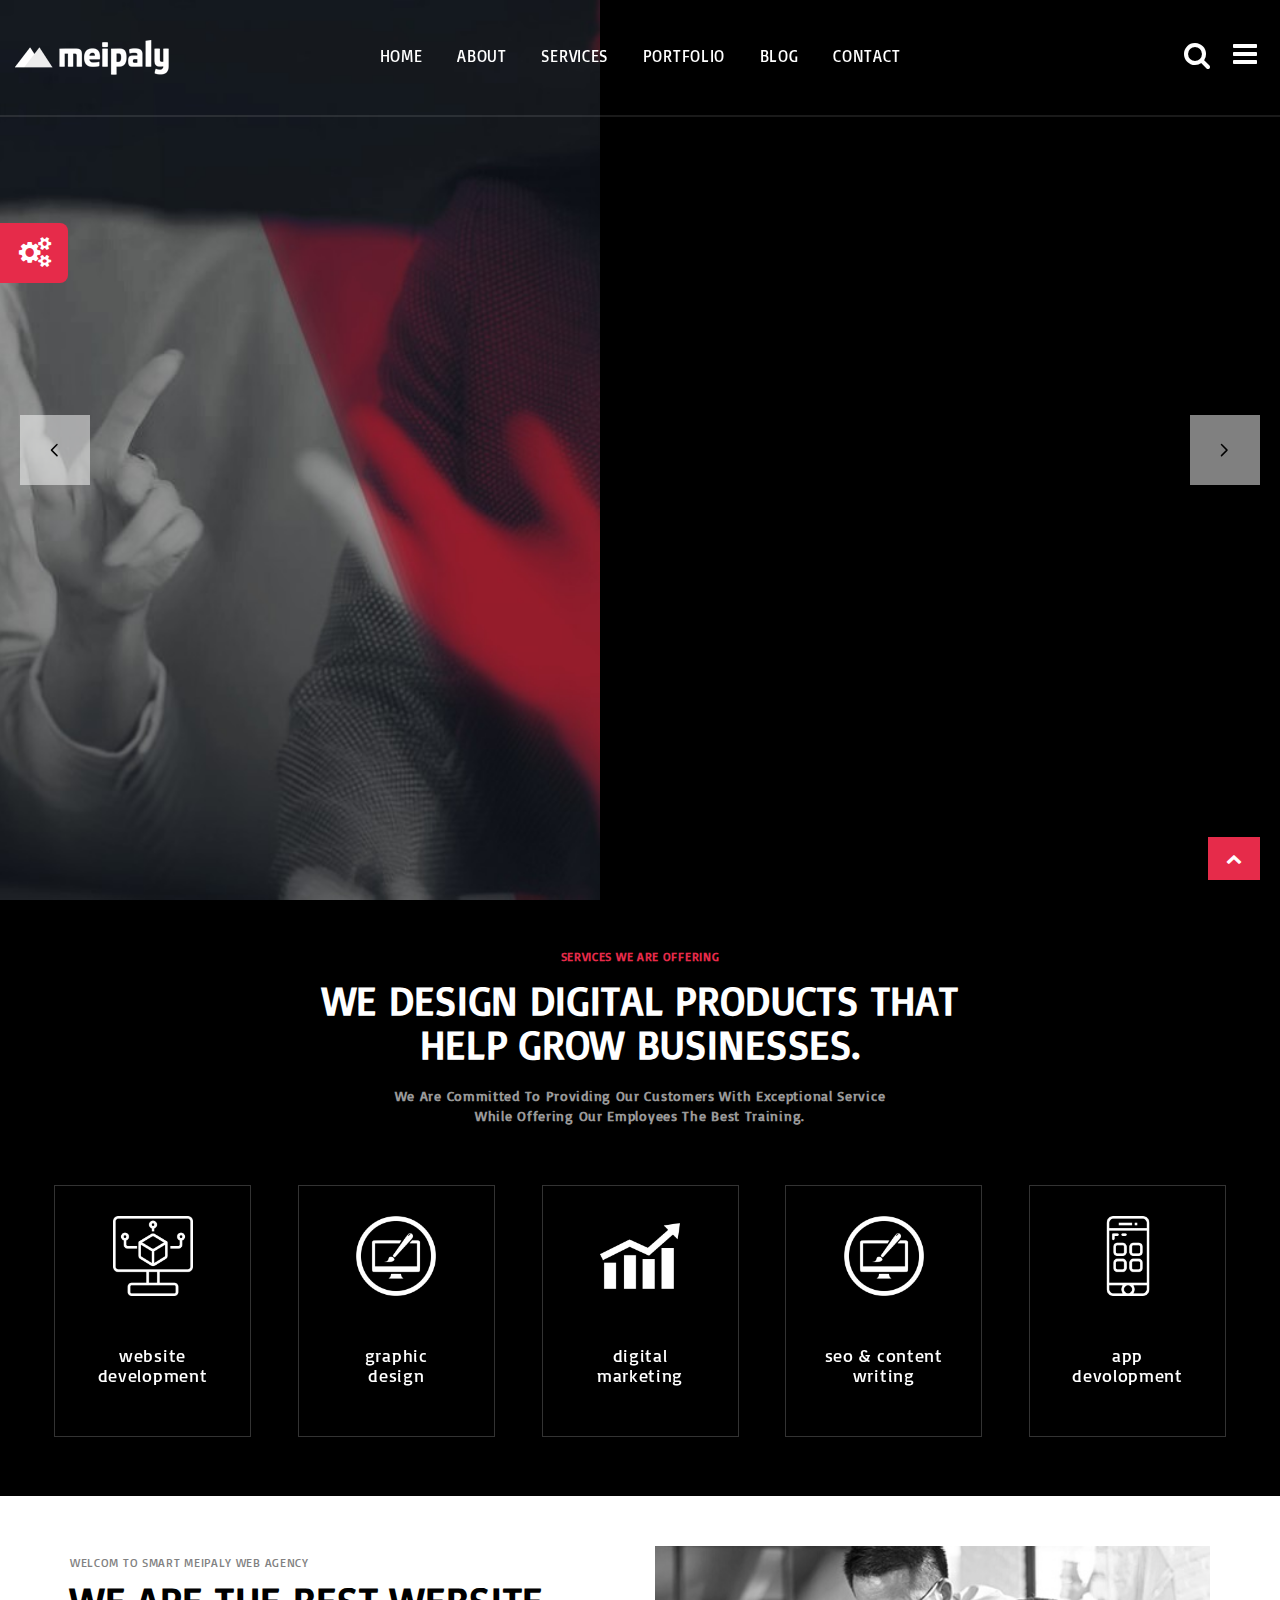
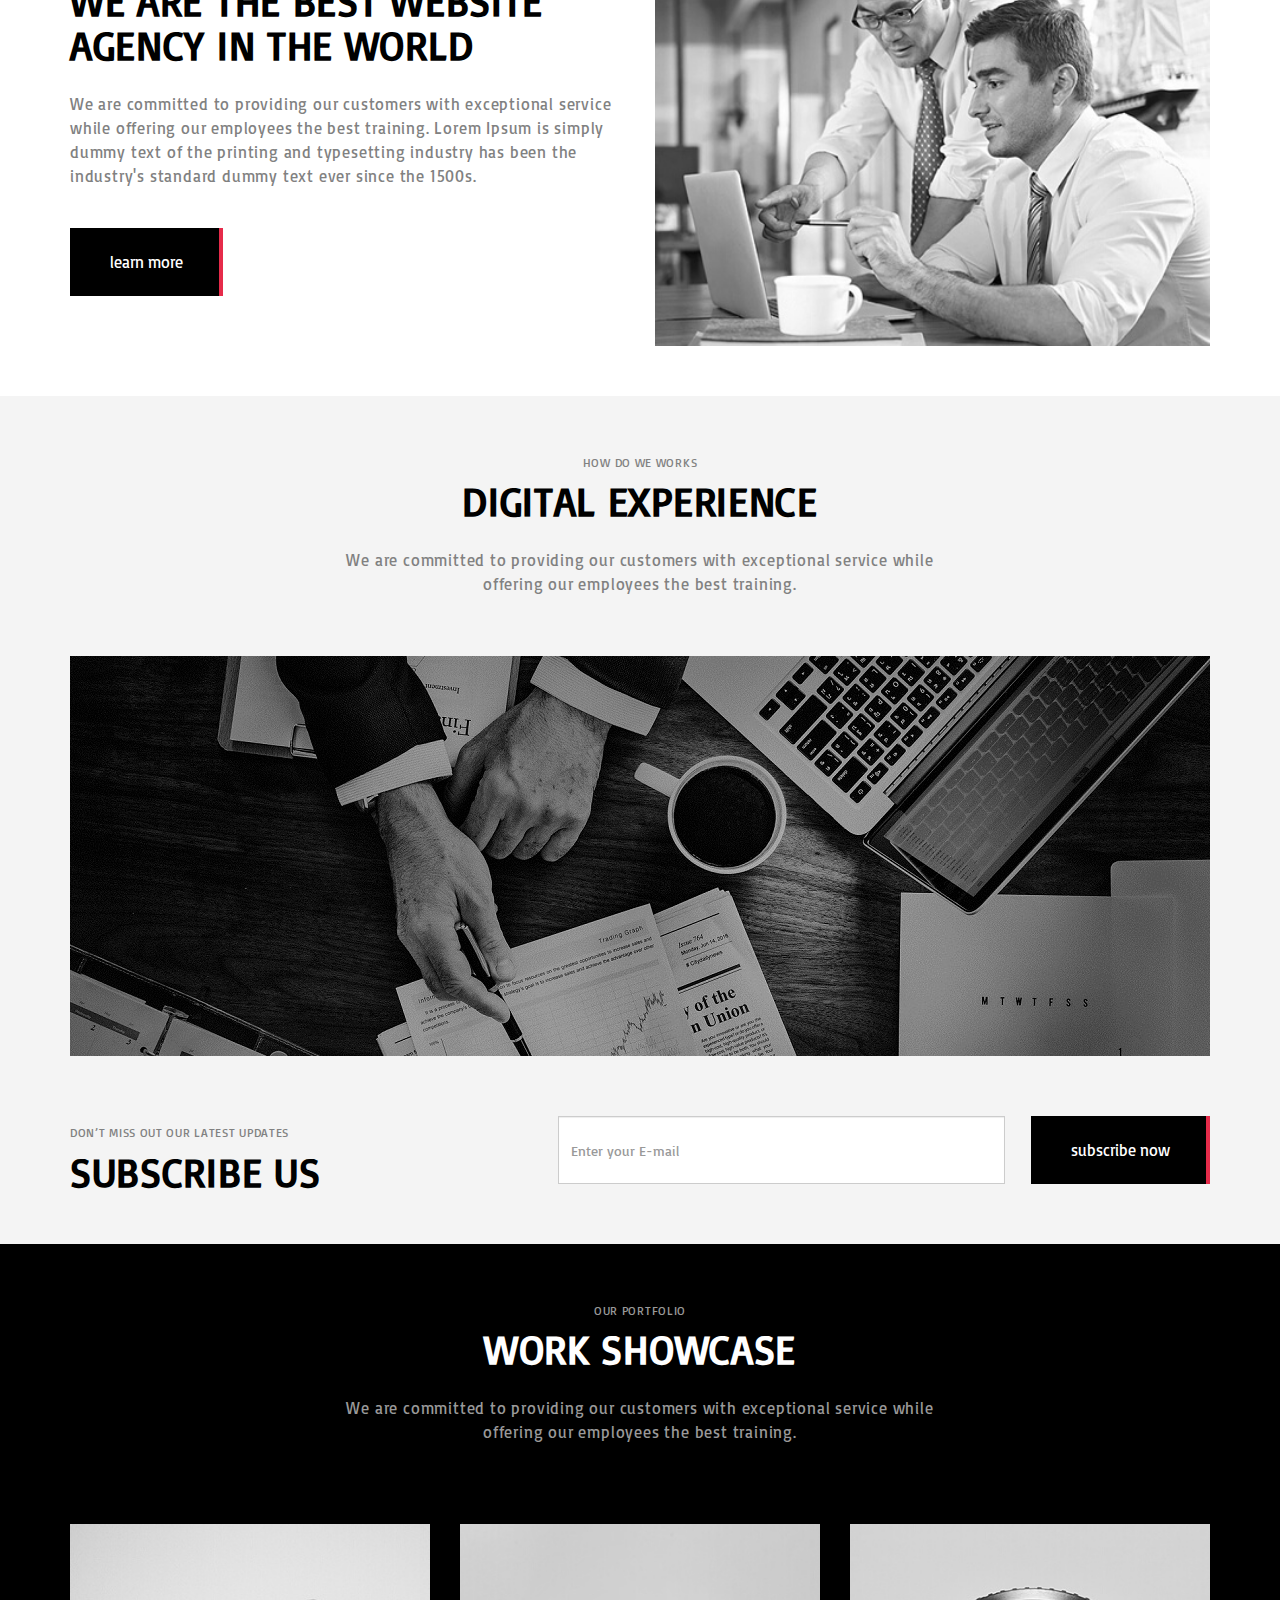
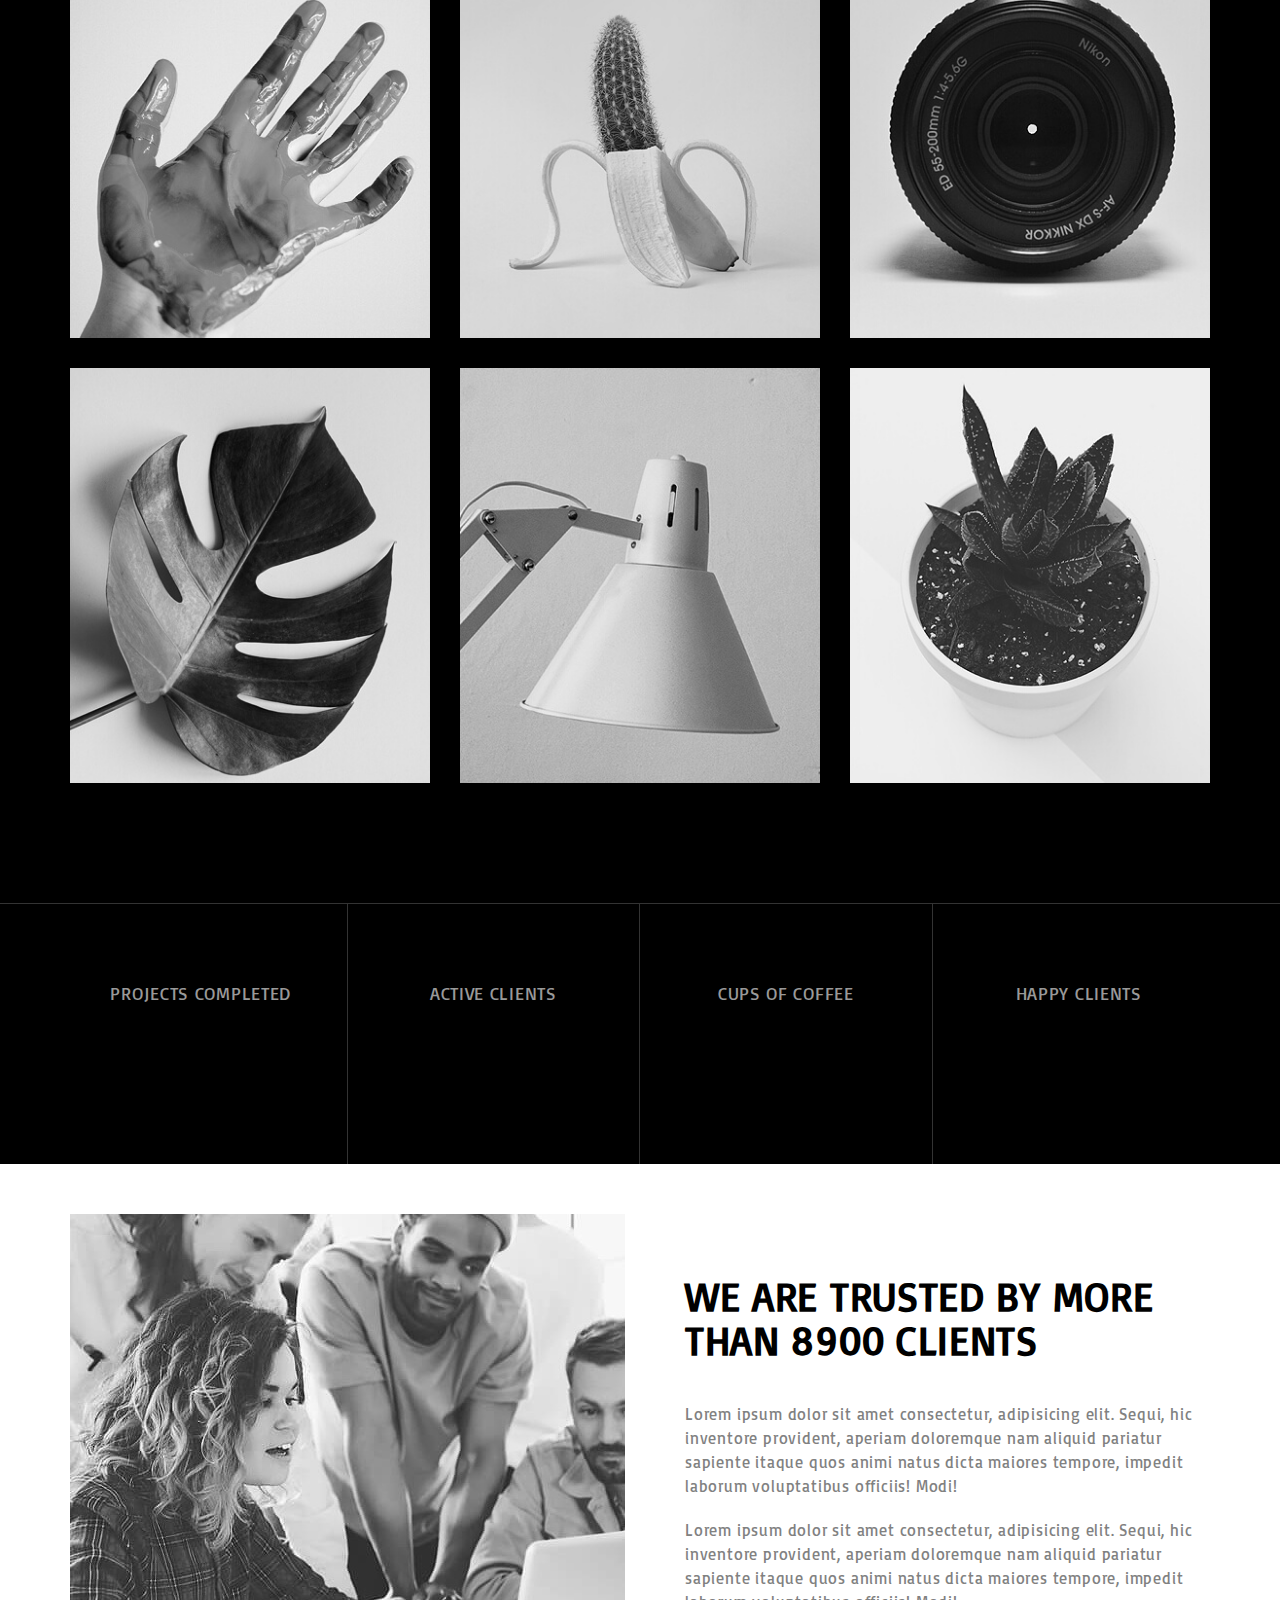
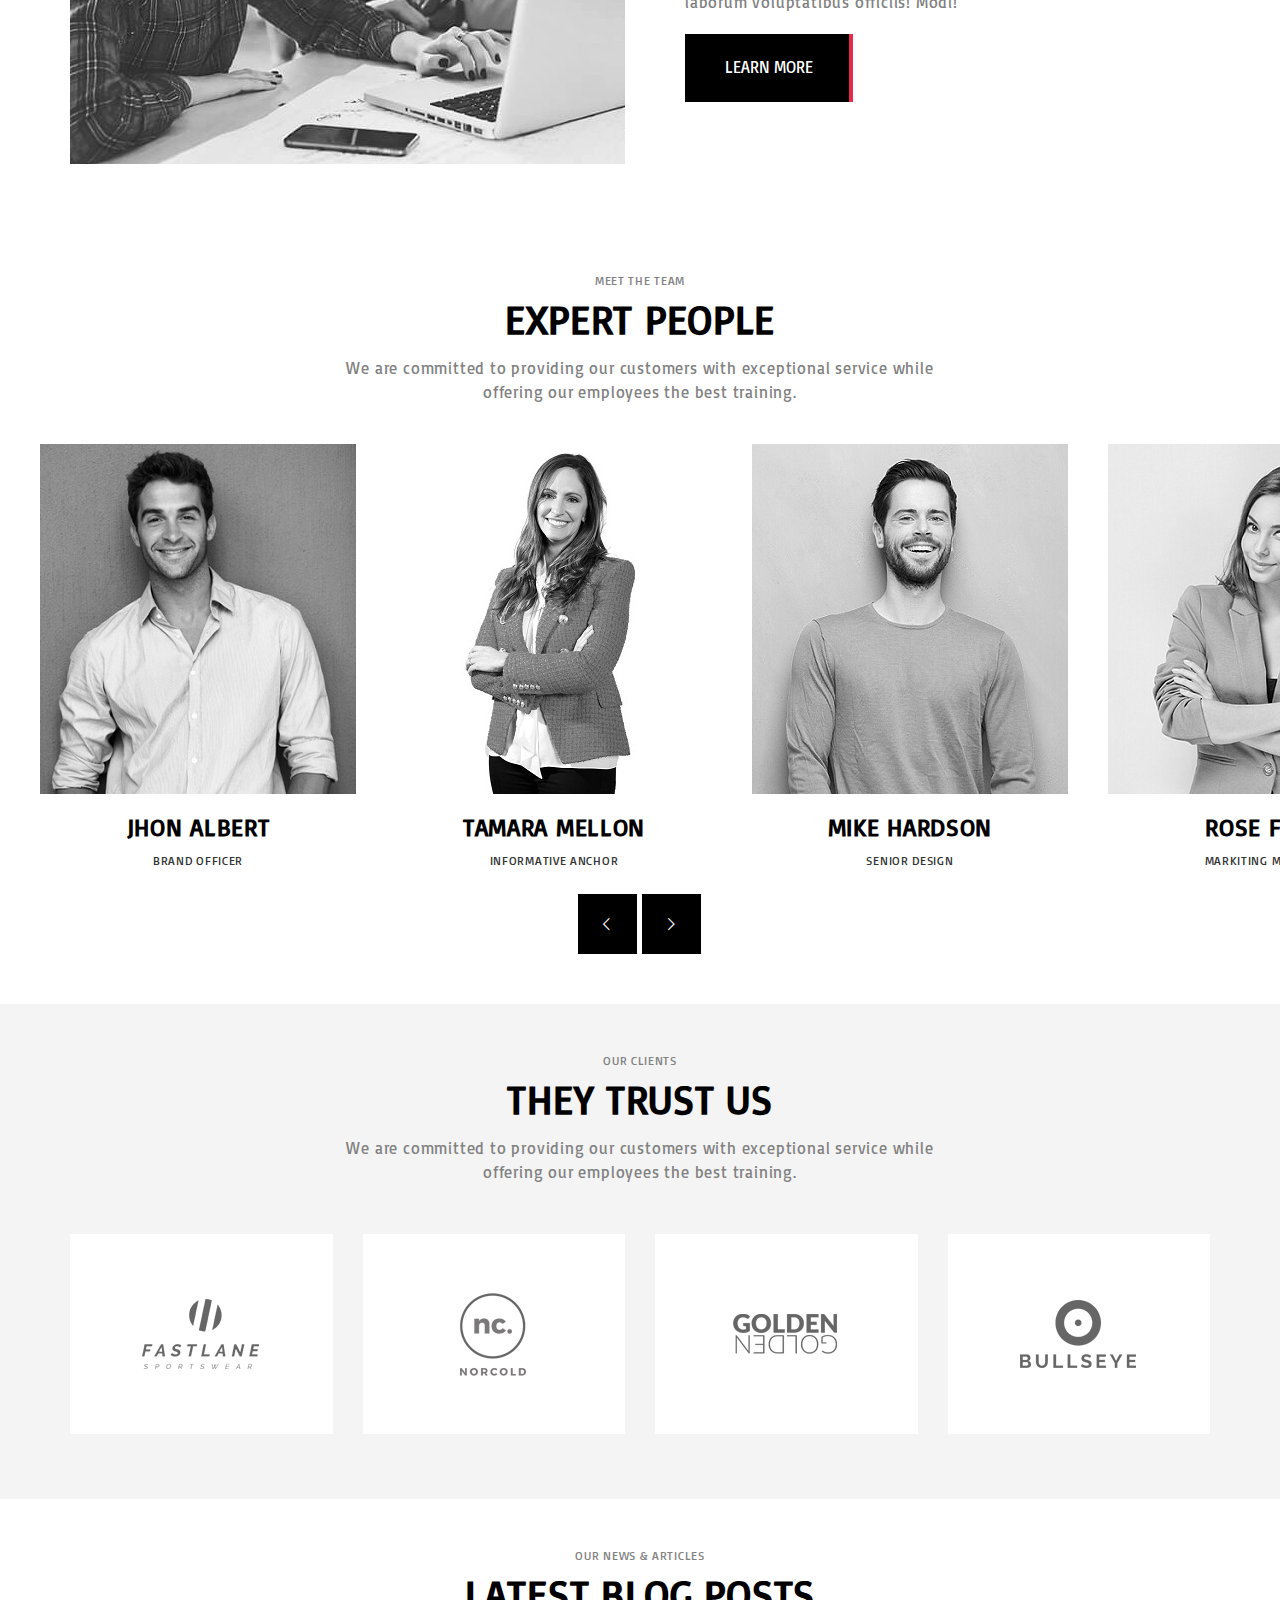
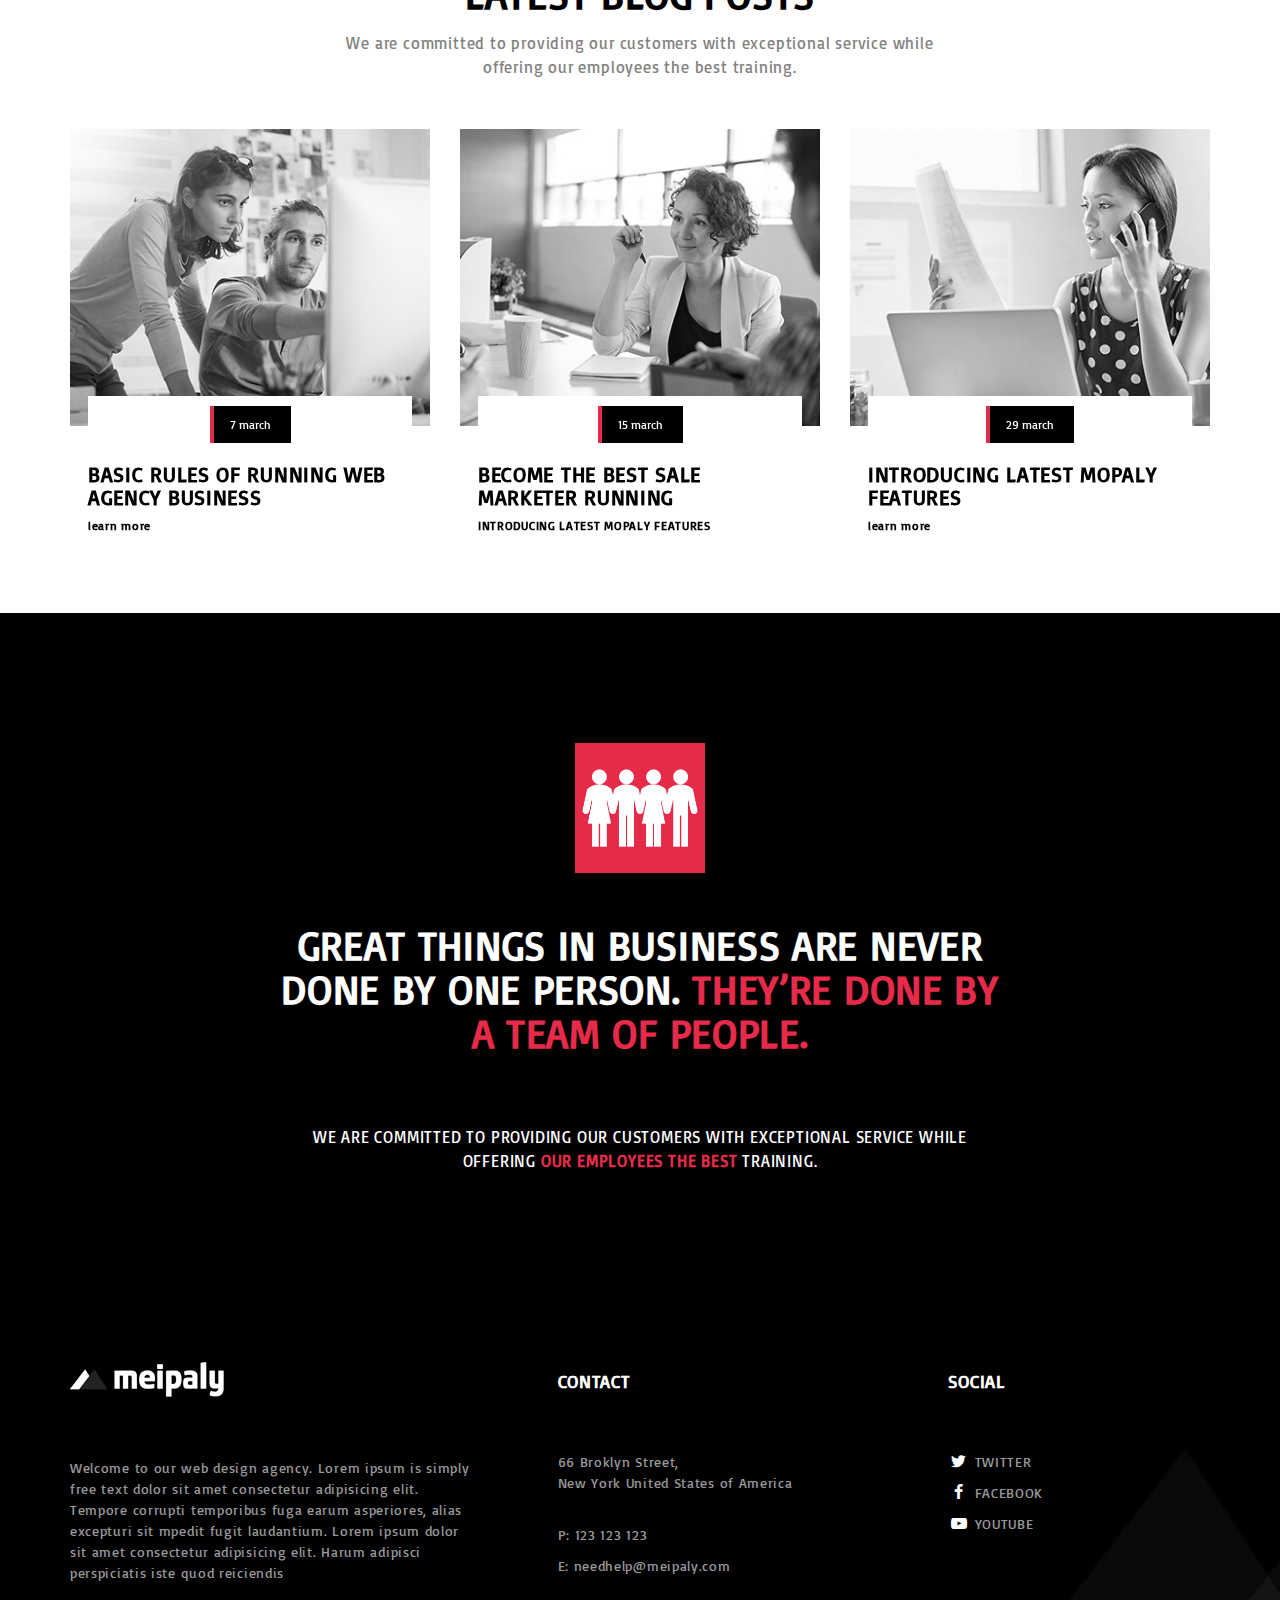
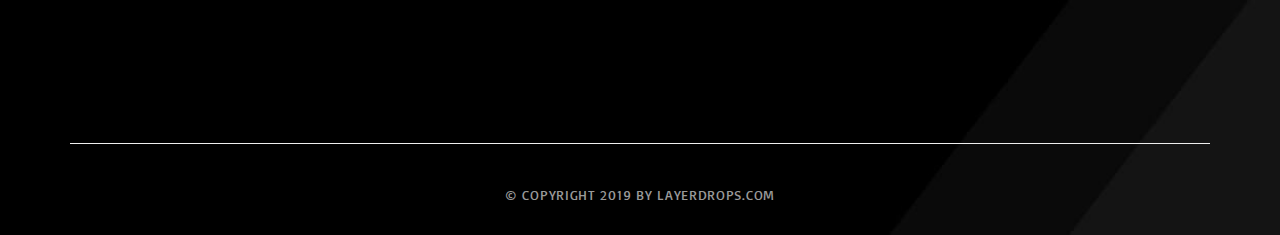
<file: index.html>
<!--
templete-name: meiplay;
The owner of the templete: ahmed samy;
Template-version: 1.0.0;
Date created: 14/2/2020
-->
<!DOCTYPE html>
<html>
	<head>
		<meta charset="utf-8">
		<meta name="viewport" content="width=device-width, initial-scale=1.0">
		<meta http-equiv="X-UA-Compatible" content="ie=edge">
		<title>Meiplay</title>
		<link rel="stylesheet" href="css/normaliz.min.css">
		<link rel="stylesheet" href="css/bootstrap.min.css">
		<link rel="stylesheet" href="css/settings.min.css">
		<link rel="stylesheet" href="css/fontello-icon.min.css">
		<link rel="stylesheet" href="https://fonts.googleapis.com/css?family=Basic&display=swap">
		<link rel="stylesheet" href="css/theme.css">
		<link rel="stylesheet" href="css/reset.css">
		<link rel="stylesheet" href="css/global.css">
		<link rel="stylesheet" href="css/style.css">
		<link rel="stylesheet" href="css/responsive.css">
	</head>
	<body>
        
        <div class="loading"><!--loading-->
            <div class="loader"><!--loader-->
              <div class="loader__bar"></div><!--loader__bar-->
              <div class="loader__bar"></div><!--loader__bar-->
              <div class="loader__bar"></div><!--loader__bar-->
              <div class="loader__bar"></div><!--loader__bar-->
              <div class="loader__bar"></div><!--loader__bar-->
              <div class="loader__ball"></div><!--loader__ball-->
            </div><!--loader-->
        </div><!--loading-->
        
		<div class="to-up"><!--to-up-->
			<button class="custom-btn"><i class="demo-icon icon-up-open">&#xe826;</i></button>
		</div><!--to-up-->

		<div class="themes"><!--themes-->
			<div class="keyboard"><!--keyboard-->
				<h3 class="text-center text-uppercase">CHOOSE COLOR THEME</h3>
				<span class="color one" data-color="theme" data-this=".one"></span>
				<span class="color two" data-color="theme2" data-this=".two"></span>
				<span class="color three" data-color="theme3" data-this=".three"></span>
				<span class="color four" data-color="theme4" data-this=".four"></span>
				<span class="color five" data-color="theme5" data-this=".five"></span>
				<span class="color six" data-color="theme6" data-this=".six"></span>
				<span class="color seven" data-color="theme7" data-this=".seven"></span>
				<span class="color eight" data-color="theme8" data-this=".eight"></span>
			</div><!--keyboard-->
			<div class="icon"><!--icon-->
				<i class="demo-icon icon-cog-alt">&#xe804;</i>
			</div><!--icon-->
		</div><!--themes-->

		<header><!--header-->
			<nav><!--nav-->
				<div class="container-fluid"><!--container-fluid-->
					<div class="row"><!--row-->
						<div class="col-lg-2 col-md-2 col-xs-5 pull-left">
							<div class="logo"><!--logo-->
								<img src="photo/logo/logo white.png" alt="logo">
							</div><!--logo-->
						</div>
						
						<div class="col-lg-8 col-md-8 hidden-sm hidden-xs" style="padding: 0;">
							<div class="navb"><!--navb-->
								<ul class="list-unstyled text-uppercase text-center">
									<li class="drop">
										<a>home</a>
										<ul class="drop-down list-unstyled text-uppercase text-center">
											<li><a href="index.html">home"01</a></li>
											<li><a href="index2.html">home"02</a></li>
											<li><a href="index3.html">home"03</a></li>
										</ul>
									</li>
									<li>
										<a href="pages/about.html">about</a>
									</li>
									<li class="drop">
										<a>services</a>
										<ul class="drop-down list-unstyled text-uppercase text-center">
											<li><a href="pages/services.html">SERVICE</a></li>
											<li><a href="pages/service%20detail.html">SERVICE"DETAIL</a></li>
										</ul>
									</li>
									<li class="drop">
										<a>PORTFOLIO</a>
										<ul class="drop-down list-unstyled text-uppercase text-center">
											<li><a href="pages/portfolio.html">PORTFOLIO"V1</a></li>
											<li><a href="pages/portfolio2.html">PORTFOLIO"V2</a></li>
											<li><a href="pages/portfolio%20detail.html">PORTFOLIO"DETAIL</a></li>
										</ul>
									</li>
									<li class="drop">
										<a>BLOG</a>
										<ul class="drop-down list-unstyled text-uppercase text-center">
											<li><a href="pages/blog.html">BLOG"V1</a></li>
											<li><a href="pages/blog2.html">BLOG"V2</a></li>
											<li><a href="pages/blog3.html">BLOG"V3</a></li>
											<li><a href="pages/blog%20single.html">BLOG"single</a></li>
										</ul>
									</li>
									<li>
										<a href="pages/contact.html">CONTACT</a>
									</li>
								</ul>
							</div><!--navb-->
						</div>

						<div class="col-md-2 col-xs-4 pull-right">
							<div class="menu-search text-right"><!--menu-search-->

								<div class="overlay"><!--overlay-->
									<div class="off center-block"><!--off-->
										<i class="demo-icon icon-cancel">&#xe808;</i>
									</div><!--off-->
									<div class="search"><!--search-->
										<input type="search" class="form-control" placeholder="SEARCH HERE...">
										<button><i class="demo-icon icon-search">&#xe823;</i></button>
									</div><!--search-->
								</div><!--overlay-->

								<div class="menu"><!--menu-->
									<div class="social"><!--social-->
										<span class=" text-uppercase"><a href="#"><i class="demo-icon icon-twitter">&#xf309;</i>twitter</a></span>
										<span class=" text-uppercase"><a href="#"><i class="demo-icon icon-facebook">&#xf09a;</i>facebook</a></span>
										<span class=" text-uppercase"><a href="#"><i class="demo-icon icon-youtube-play">&#xf16a;</i>youtube</a></span>
										<br>
										<div class="off center-block"><!--off-->
											<i class="demo-icon icon-cancel">&#xe808;</i>
										</div><!--off-->
									</div><!--social-->
									<ul class="list-unstyled text-uppercase text-center main"><!--main-->
										<li class="drop-menu" data-fade=".one-drop"><!--drop-menu-->
											<a>home <span class="caret"></span></a>
											<ul class="drop-down one-drop list-unstyled text-uppercase text-center">
												<li><a href="index.html">home"01</a></li>
												<li><a href="index2.html">home"02</a></li>
												<li><a href="index3.html">home"03</a></li>
											</ul>
										</li><!--drop-menu-->
										<li>
											<a href="pages/about.html">about</a>
										</li>
										<li class="drop-menu" data-fade=".two-drop"><!--drop-menu-->
											<a>services <span class="caret"></span></a>
											<ul class="drop-down two-drop list-unstyled text-uppercase text-center">
												<li><a href="pages/services.html">SERVICE</a></li>
												<li><a href="pages/service%20detail.html">SERVICE"DETAIL</a></li>
											</ul>
										</li><!--drop-menu-->
										<li class="drop-menu" data-fade=".three-drop"><!--drop-menu-->
											<a>PORTFOLIO <span class="caret"></span></a>
											<ul class="drop-down three-drop list-unstyled text-uppercase text-center">
												<li><a href="pages/portfolio.html">PORTFOLIO"V1</a></li>
												<li><a href="pages/portfolio2.html">PORTFOLIO"V2</a></li>
												<li><a href="pages/portfolio%20detail.html">PORTFOLIO"DETAIL</a></li>
											</ul>
										</li><!--drop-menu-->
										<li class="drop-menu" data-fade=".four-drop"><!--drop-menu-->
											<a>BLOG <span class="caret"></span></a>
											<ul class="drop-down four-drop list-unstyled text-uppercase text-center">
												<li><a href="pages/blog.html">BLOG"V1</a></li>
												<li><a href="pages/blog2.html">BLOG"V2</a></li>
												<li><a href="pages/blog3.html">BLOG"V3</a></li>
												<li><a href="pages/blog%20single.html">BLOG"single</a></li>
											</ul>
										</li><!--drop-menu-->
										<li class="li">
											<a href="pages/contact.html">CONTACT</a>
										</li>
									</ul><!--main-->
								</div><!--menu-->

								<i class="demo-icon icon-search">&#xe823;</i>
								<i class="demo-icon icon-menu">&#xf0c9;</i>
							</div><!--menu-search-->
						</div>
						
					</div><!--row-->
				</div><!--container-fluid-->
			</nav><!--nav-->

			<div class="tp-bannercontainer"><!--slider-revolution-->

				<div class="tp-leftarrow tparrows default hidearrows">
					<i class="demo-icon icon-left-open-big">&#xe80d;</i>
				</div>

				<div class="tp-rightarrow tparrows default hidearrows">
					<i class="demo-icon icon-right-open-big">&#xe80c;</i>
				</div>

				<section class="tp-banner"><!--banner-->
					<ul>
						<!--grid 1-->
						<li
						data-transition="random-premium"
						data-slotamount="7"
						data-masterspeed="1500">
							<img
							src="photo/cover/slider/PicsArt_02-06-06.29.46.jpg"
							alt="cover1"
							>
							<!--caption 1-->
							<div class="tp-caption text-uppercase finewide_small_white lft stt"
							data-x="center"
							data-y="230"

							data-start="2500"
							data-speed="500"
							data-easing="Power2.easeIn"

							data-end="50000"
							data-endspeed="200"
							data-endeasing="Power1.easeIn"
							>smart web AGANCY
							</div><!--caption 1-->

							<!--caption 2-->
							<div class="tp-caption text-uppercase boldwide_medium_white sfb stb"
							data-x="center"
							data-y="285"

							data-start="2500"
							data-speed="500"
							data-easing="Power2.easeIn"

							data-end="50000"
							data-endspeed="200"
							data-endeasing="Power1.easeIn"
							>design agancy
							</div><!--caption 2-->

							<!--caption 3-->
							<div class="tp-caption text-uppercase boldwide_large_white sfb stb"
							data-x="center"
							data-y="350"

							data-start="2500"
							data-speed="500"
							data-easing="Power2.easeIn"

							data-end="50000"
							data-endspeed="200"
							data-endeasing="Power1.easeIn"
							>welcome to meiplay.
							</div><!--caption 3-->

							<!--caption 4-->
							<div class="tp-caption text-uppercase sfb stb"
							data-x="center"
							data-y="430"

							data-start="2500"
							data-speed="500"
							data-easing="Power2.easeIn"

							data-end="50000"
							data-endspeed="200"
							data-endeasing="Power1.easeIn"
							><button class="custom-btn">
                                <a href="#">discover more</a>
							</button>
							</div><!--caption 4-->
						</li><!--grid 1-->

						<!--grid 2-->
						<li
						data-transition="random-premium"
						data-slotamount="7"
						data-masterspeed="1500">
							<img
							src="photo/cover/slider/1_1.jpg"
							alt="cover2"
							>
							<!--caption 1-->
							<div class="tp-caption text-uppercase finewide_small_white lft stt"
							data-x="center"
							data-y="230"

							data-start="2500"
							data-speed="500"
							data-easing="Power2.easeIn"

							data-end="50000"
							data-endspeed="200"
							data-endeasing="Power1.easeIn"
							>smart web AGANCY
							</div><!--caption 1-->

							<!--caption 2-->
							<div class="tp-caption text-uppercase boldwide_medium_white sfb stb"
							data-x="center"
							data-y="285"

							data-start="2500"
							data-speed="500"
							data-easing="Power2.easeIn"

							data-end="50000"
							data-endspeed="200"
							data-endeasing="Power1.easeIn"
							>design agancy
							</div><!--caption 2-->

							<!--caption 3-->
							<div class="tp-caption text-uppercase boldwide_large_white sfb stb"
							data-x="center"
							data-y="350"

							data-start="2500"
							data-speed="500"
							data-easing="Power2.easeIn"

							data-end="50000"
							data-endspeed="200"
							data-endeasing="Power1.easeIn"
							>welcome to meiplay.
							</div><!--caption 3-->

							<!--caption 4-->
							<div class="tp-caption text-uppercase sfb stb"
							data-x="center"
							data-y="430"

							data-start="2500"
							data-speed="500"
							data-easing="Power2.easeIn"

							data-end="50000"
							data-endspeed="200"
							data-endeasing="Power1.easeIn"
							><button class="custom-btn">
                                <a href="#">discover more</a>
							</button>
							</div><!--caption 4-->
						</li><!--grid 2-->

						<!--grid 3-->
						<li
						data-transition="random-premium"
						data-slotamount="7"
						data-masterspeed="1500">
							<img
							src="photo/cover/slider/1_2.jpg"
							alt="cover3"
							>

							<!--caption 1-->
							<div class="tp-caption text-uppercase finewide_small_white lft stt"
							data-x="center"
							data-y="230"

							data-start="2500"
							data-speed="500"
							data-easing="Power2.easeIn"

							data-end="50000"
							data-endspeed="200"
							data-endeasing="Power1.easeIn"
							>smart web AGANCY
							</div><!--caption 1-->

							<!--caption 2-->
							<div class="tp-caption text-uppercase boldwide_medium_white sfb stb"
							data-x="center"
							data-y="285"

							data-start="2500"
							data-speed="500"
							data-easing="Power2.easeIn"

							data-end="50000"
							data-endspeed="200"
							data-endeasing="Power1.easeIn"
							>design agancy
							</div><!--caption 2-->

							<!--caption 3-->
							<div class="tp-caption text-uppercase boldwide_large_white sfb stb"
							data-x="center"
							data-y="350"

							data-start="2500"
							data-speed="500"
							data-easing="Power2.easeIn"

							data-end="50000"
							data-endspeed="200"
							data-endeasing="Power1.easeIn"
							>welcome to meiplay.
							</div><!--caption 3-->

							<!--caption 4-->
							<div class="tp-caption text-uppercase sfb stb"
							data-x="center"
							data-y="430"

							data-start="2500"
							data-speed="500"
							data-easing="Power2.easeIn"

							data-end="50000"
							data-endspeed="200"
							data-endeasing="Power1.easeIn"
							>
							<button class="custom-btn">
								<a href="#">discover more</a>
							</button>
							</div><!--caption 4-->

						</li><!--grid 3-->
					</ul>
				</section><!--banner-->
			</div><!--slider-revolution-->
		</header><!--header-->

		<div class="services"><!--services-->
			<div class="container"><!--container-->
				<h6 class="text-center text-uppercase">SERVICES WE ARE OFFERING</h6>
				<h2 class="text-center text-uppercase">
					WE DESIGN DIGITAL PRODUCTS THAT <br>
					HELP GROW BUSINESSES.
				</h2>
				<p class="text-center text-capitalize">We are committed to providing our customers with exceptional service<br>while offering our employees the best training.</p>
				<div class="row"><!--row-->
					
					<div class="col-lg-2 col-md-4 col-sm-6 col-xs-12 parent"><!--parent-->
						<div class="parent-rotation"><!--parent-rotation-->
							<section class="ser front"><!--ser-->
								<img class="center-block" src="photo/services/software-development.png" alt="website development">
								<h4 class="text-center uppercase">website<br>development</h4>
							</section><!--ser-->

							<section class="ser back"><!--ser-->
								<img class="center-block" src="photo/services/software-development.png" alt="website development">
								<h4 class="text-center uppercase">website<br>development</h4>
							</section><!--ser-->
						</div><!--parent-rotation-->
					</div><!--parent-->

					<div class="col-lg-2 col-md-4 col-sm-6 col-xs-12 parent"><!--parent-->
						<div class="parent-rotation"><!--parent-rotation-->
							<section class="ser front"><!--ser-->
								<img class="center-block" src="photo/services/web-design.png" alt="graphic design">
								<h4  class="text-center uppercase">graphic<br>design</h4>
							</section><!--ser-->

							<section class="ser back"><!--ser-->
								<img class="center-block" src="photo/services/web-design.png" alt="graphic design">
								<h4  class="text-center uppercase">graphic<br>design</h4>
							</section><!--ser-->
						</div><!--parent-rotation-->
					</div><!--parent-->

					<div class="col-lg-2 col-md-4 col-sm-6 col-xs-12 parent"><!--parent-->
						<div class="parent-rotation"><!--parent-rotation-->
							<section class="ser front"><!--ser-->
								<img class="center-block" src="photo/services/infographics.png" alt="digital marketing">
								<h4  class="text-center uppercase">digital<br>marketing</h4>
							</section><!--ser-->

							<section class="ser back"><!--ser-->
								<img class="center-block" src="photo/services/infographics.png" alt="digital marketing">
								<h4  class="text-center uppercase">digital<br>marketing</h4>
							</section><!--ser-->
						</div><!--parent-rotation-->
					</div><!--parent-->

					<div class="col-lg-2 col-md-4 col-sm-6 col-xs-12 parent"><!--parent-->
						<div class="parent-rotation"><!--parent-rotation-->
							<section class="ser front"><!--ser-->
								<img class="center-block" src="photo/services/web-design.png" alt="seo content writing">
								<h4  class="text-center uppercase">seo & content<br>writing</h4>
							</section><!--ser-->

							<section class="ser back"><!--ser-->
								<img class="center-block" src="photo/services/web-design.png" alt="seo content writing">
								<h4  class="text-center uppercase">seo & content<br>writing</h4>
							</section><!--ser-->
						</div><!--parent-rotation-->
					</div><!--parent-->

					<div class="col-lg-2 col-md-4 col-sm-6 col-xs-12 parent"><!--parent-->
						<div class="parent-rotation"><!--parent-rotation-->
							<section class="ser front"><!--ser-->
								<img class="center-block" src="photo/services/Mobile-app-icon.png" alt="app devolopment">
								<h4  class="text-center uppercase">app<br>devolopment</h4>
							</section><!--ser-->

							<section class="ser back"><!--ser-->
								<img class="center-block" src="photo/services/Mobile-app-icon.png" alt="app devolopment">
								<h4  class="text-center uppercase">app<br>devolopment</h4>
							</section><!--ser-->
						</div><!--parent-rotation-->
					</div><!--parent-->
				</div><!--row-->
			</div><!--container-->
		</div><!--services-->

		<div class="the-best"><!--the-best-->
			<div class="container"><!--container-->
				<div class="row"><!--row-->
					<div class="col-md-6 col-xs-12">
						<div class="text"><!--text-->
							<h6 class="uppercase">WELCOM TO SMART MEIPALY WEB AGENCY</h6>
							<h2 class="uppercase">WE ARE THE BEST WEBSITE AGENCY IN THE WORLD</h2>
							<p class="p-r">We are committed to providing our customers with exceptional service while offering our employees the best training. Lorem Ipsum is simply dummy text of the printing and typesetting industry has been the industry's standard dummy text ever since the 1500s.</p>
							<button class="custom-btn"><a href="#">learn more</a></button>
						</div><!--text-->
					</div>
					<div class="col-md-6 col-xs-12">
						<div class="photo"><!--photo--></div><!--photo-->
					</div>
				</div><!--row-->
			</div><!--container-->
		</div><!--the-best-->

		<div class="subscribe"><!--subscribe-->
			<div class="container"><!--container-->
				<h6 class="text-center text-uppercase">HOW DO WE WORKS</h6>
				<h2 class="text-center text-uppercase">DIGITAL EXPERIENCE</h2>
				<p class="text-center p-r">We are committed to providing our customers with exceptional service while<br>offering our employees the best training.</p>
				<div class="cover"><!--cover--></div><!--cover-->
				<div class="sub"><!--sub-->
					<div class="row">
							<br>
							<br>
							<br>
						<div class="col-md-5 col-xs-12 fix">
							<h6>DON’T MISS OUT OUR LATEST UPDATES</h6>
							<h2>SUBSCRIBE US</h2>
						</div>
						<div class="col-md-7 col-xs-12">
							<input class="form-control pull-left" type="text" placeholder="Enter your E-mail">
                            <button class="custom-btn pull-right"><a href="#">subscribe now</a></button>
						</div>
					</div>
				</div><!--sub-->
			</div><!--container-->
		</div><!--subscribe-->

		<div class="showcase"><!--showcase-->
			<div class="container"><!--container-->
				<h6 class="text-center text-uppercase">OUR PORTFOLIO</h6>
				<h2 class="text-center text-uppercase">WORK SHOWCASE</h2>
				<p class="text-center p-r">We are committed to providing our customers with exceptional service while<br>offering our employees the best training.</p>
				<div class="row"><!--row-->
					<div class="col-lg-4 col-sm-6 col-xs-12">
						<div class="feat"><!--feat-->
							<div class="image"><!--image-->
								<img src="photo/work show/1.jpg" alt="GRAPHIC">
							</div><!--image-->
							<div class="overlay"><!--overlay-->
								<h5 class="text-uppercase fade"><a href="#">graphic</a></h5>
								<h3 class="text-uppercase fade"><a href="pages/portfolio%20detail.html">design styles</a></h3>
							</div><!--overlay-->
						</div><!--feat-->
					</div>

					<div class="col-lg-4 col-sm-6 col-xs-12">
						<div class="feat"><!--feat-->
							<div class="image"><!--image-->
								<img src="photo/work show/2.jpg" alt="GRAPHIC">
							</div><!--image-->
							<div class="overlay"><!--overlay-->
								<h5 class="text-uppercase fade"><a href="#">graphic</a></h5>
								<h3 class="text-uppercase fade"><a href="pages/portfolio%20detail.html">design styles</a></h3>
							</div><!--overlay-->
						</div><!--feat-->
					</div>

					<div class="col-lg-4 col-sm-6 col-xs-12">
						<div class="feat"><!--feat-->
							<div class="image"><!--image-->
								<img src="photo/work show/3.jpg" alt="GRAPHIC">
							</div><!--image-->
							<div class="overlay"><!--overlay-->
								<h5 class="text-uppercase fade"><a href="#">graphic</a></h5>
								<h3 class="text-uppercase fade"><a href="pages/portfolio%20detail.html">design styles</a></h3>
							</div><!--overlay-->
						</div><!--feat-->
					</div>

					<div class="col-lg-4 col-sm-6 col-xs-12">
						<div class="feat"><!--feat-->
							<div class="image"><!--image-->
								<img src="photo/work show/4.jpg" alt="GRAPHIC">
							</div><!--image-->
							<div class="overlay"><!--overlay-->
								<h5 class="text-uppercase fade"><a href="#">graphic</a></h5>
								<h3 class="text-uppercase fade"><a href="pages/portfolio%20detail.html">design styles</a></h3>
							</div><!--overlay-->
						</div><!--feat-->
					</div>

					<div class="col-lg-4 col-sm-6 col-xs-12">
						<div class="feat"><!--feat-->
							<div class="image"><!--image-->
								<img src="photo/work show/5.jpg" alt="GRAPHIC">
							</div><!--image-->
							<div class="overlay"><!--overlay-->
								<h5 class="text-uppercase fade"><a href="#">graphic</a></h5>
								<h3 class="text-uppercase fade"><a href="pages/portfolio%20detail.html">design styles</a></h3>
							</div><!--overlay-->
						</div><!--feat-->
					</div>

					<div class="col-lg-4 col-sm-6 col-xs-12">
						<div class="feat"><!--feat-->
							<div class="image"><!--image-->
								<img src="photo/work show/6.jpg" alt="GRAPHIC">
							</div><!--image-->
							<div class="overlay"><!--overlay-->
								<h5 class="text-uppercase fade"><a href="#">graphic</a></h5>
								<h3 class="text-uppercase fade"><a href="pages/portfolio%20detail.html">design styles</a></h3>
							</div><!--overlay-->
						</div><!--feat-->
					</div>
				</div><!--row-->
			</div><!--container-->
		</div><!--showcase-->

		<div class="Counter"><!--Counter-->
			<div class="container"><!--container-->
				<div class="row"><!--row-->
					<div class="col-md-3 col-sm-6 col-xs-12 lol">
						<div class="count one"><!--count-->
							<h2 class="text-center h1"></h2>
							<h4 class="text-center text-uppercase">PROJECTS COMPLETED</h4>
						</div><!--count-->
					</div>

					<div class="col-md-3 col-sm-6 col-xs-12 lol">
						<div class="count two"><!--count-->
							<h2 class="text-center h1"></h2>
							<h4 class="text-center text-uppercase">ACTIVE CLIENTS</h4>
						</div><!--count-->
					</div>

					<div class="col-md-3 col-sm-6 col-xs-12 lol">
						<div class="count three"><!--count-->
							<h2 class="text-center h1"></h2>
							<h4 class="text-center text-uppercase">CUPS OF COFFEE</h4>
						</div><!--count-->
					</div>

					<div class="col-md-3 col-sm-6 col-xs-12 lol">
						<div class="count four"><!--count-->
							<h2 class="text-center h1"></h2>
							<h4 class="text-center text-uppercase">HAPPY CLIENTS</h4>
						</div><!--count-->
					</div>
				</div><!--row-->
			</div><!--container-->
		</div><!--Counter-->

		<div class="clients"><!--clients-->
			<div class="container"><!--container-->
				<div class="row"><!--row-->
					<div class="col-md-6 col-xs-12">
						<div class="photo"><!--photo-->
						</div><!--photo-->
					</div>
					<div class="col-md-6 col-xs-12">
						<div class="content"><!--content-->
							<h2 class="text-uppercase">WE ARE TRUSTED BY MORE THAN 8900 CLIENTS</h2>
							<p class="p-r">Lorem ipsum dolor sit amet consectetur, adipisicing elit. Sequi, hic inventore provident, aperiam doloremque nam aliquid pariatur sapiente itaque quos animi natus dicta maiores tempore, impedit laborum voluptatibus officiis! Modi!</p>
                            <p class="p-r">Lorem ipsum dolor sit amet consectetur, adipisicing elit. Sequi, hic inventore provident, aperiam doloremque nam aliquid pariatur sapiente itaque quos animi natus dicta maiores tempore, impedit laborum voluptatibus officiis! Modi!</p>
                            <button class="custom-btn text-uppercase"><a href="#">learn more</a></button>
						</div><!--content-->
					</div>
				</div><!--row-->
			</div><!--container-->
		</div><!--clients-->

		<div class="people"><!--people-->
			<h6 class="text-center text-uppercase">MEET THE TEAM</h6>
			<h2 class="text-center text-uppercase">EXPERT PEOPLE</h2>
			<p class="p-r text-center">We are committed to providing our customers with exceptional service while<br>offering our employees the best training.</p>
			<div class="main"><!--main-->
				<section class="to-left"><!--to-left-->

						<div class="child one"><!--child one-->
							<div class="cover"><!--cover-->
								<img src="photo/people animation/5_f5ad6f61a1f061db325d75a3fff4fb5f.jpg" alt="jhon albert">
								<div class="overlay"><!--overlay-->
									<span class="text-uppercase animate first">facebook</span>
									<span class="text-uppercase animate second">twitter</span>
									<span class="text-uppercase animate third">youtube</span>
                                    <button class="text-uppercase animate fourty custom-btn"><a href="#">learn more</a></button>
								</div><!--overlay-->
							</div><!--cover-->
							<div class="text-center">
								<h3 class=" text-uppercase">jhon albert</h3>
								<span class="text-uppercase span h6">brand officer</span>
							</div>
						</div><!--child one-->
						
						<div class="child two"><!--child two-->
							<div class="cover"><!--cover-->
								<img src="photo/people animation/jana.jpg" alt="Tamara Mellon">
								<div class="overlay"><!--overlay-->
									<span class="text-uppercase animate first">facebook</span>
									<span class="text-uppercase animate second">twitter</span>
									<span class="text-uppercase animate third">youtube</span>
                                    <button class="text-uppercase animate fourty custom-btn"><a href="#">learn more</a></button>
								</div><!--overlay-->
							</div><!--cover-->
							<div class="text-center">
								<h3 class=" text-uppercase">Tamara Mellon</h3>
								<span class="text-uppercase span h6">Informative anchor</span>
							</div>
						</div><!--child two-->

						<div class="child three"><!--child three-->
							<div class="cover"><!--cover-->
								<img src="photo/people animation/3_395d9298983b426389da850175426e83.jpg" alt="mike hardson">
								<div class="overlay"><!--overlay-->
									<span class="text-uppercase animate first">facebook</span>
									<span class="text-uppercase animate second">twitter</span>
									<span class="text-uppercase animate third">youtube</span>
                                    <button class="text-uppercase animate fourty custom-btn"><a href="#">learn more</a></button>
								</div><!--overlay-->
							</div><!--cover-->
							<div class="text-center">
								<h3 class=" text-uppercase">mike hardson</h3>
								<span class="text-uppercase span h6">senior design</span>
							</div>
						</div><!--child three-->

						<div class="child four"><!--child four-->
							<div class="cover"><!--cover-->
								<img src="photo/people animation/4_fc8698e31091108ac29f3454c5b75119.jpg" alt="rose ford">
								<div class="overlay"><!--overlay-->
									<span class="text-uppercase animate first">facebook</span>
									<span class="text-uppercase animate second">twitter</span>
									<span class="text-uppercase animate third">youtube</span>
                                    <button class="text-uppercase animate fourty custom-btn"><a href="#">learn more</a></button>
								</div><!--overlay-->
							</div><!--cover-->
							<div class="text-center">
								<h3 class=" text-uppercase">rose ford</h3>
								<span class="text-uppercase span h6">markiting manager</span>
							</div>
						</div><!--child four-->

						<div class="child five"><!--child five-->
							<div class="cover"><!--cover-->
								<img src="photo/people animation/1 (3).jpg">
								<div class="overlay"><!--overlay-->
									<span class="text-uppercase animate first">facebook</span>
									<span class="text-uppercase animate second">twitter</span>
									<span class="text-uppercase animate third">youtube</span>
                                    <button class="text-uppercase animate fourty custom-btn"><a href="#">learn more</a></button>
								</div><!--overlay-->
							</div><!--cover-->
							<div class="text-center">
								<h3 class=" text-uppercase">kevin smith</h3>
								<span class="text-uppercase span h6">co founder</span>
							</div>
						</div><!--child five-->

						<div class="child six"><!--child six-->
							<div class="cover"><!--cover-->
								<img src="photo/people animation/4F3AA45900000578-6077571-image-a-1_1534744192148.jpg" alt="maia robert">
								<div class="overlay"><!--overlay-->
									<span class="text-uppercase animate first">facebook</span>
									<span class="text-uppercase animate second">twitter</span>
									<span class="text-uppercase animate third">youtube</span>
                                    <button class="text-uppercase animate fourty custom-btn"><a href="#">learn more</a></button>
								</div><!--overlay-->
							</div><!--cover-->
							<div class="text-center">
								<h3 class=" text-uppercase">maia robert</h3>
								<span class="text-uppercase span h6">office manager</span>
							</div>
						</div><!--child six-->

						<div class="child seven"><!--child seven-->
							<div class="cover"><!--cover-->
								<img src="photo/people animation/headshots-18.jpg" alt="Jimmy Choo">
								<div class="overlay"><!--overlay-->
									<span class="text-uppercase animate first">facebook</span>
									<span class="text-uppercase animate second">twitter</span>
									<span class="text-uppercase animate third">youtube</span>
                                    <button class="text-uppercase animate fourty custom-btn"><a href="#">learn more</a></button>
								</div><!--overlay-->
							</div><!--cover-->
							<div class="text-center">
								<h3 class=" text-uppercase">Jimmy Choo</h3>
								<span class="text-uppercase span h6">app markiting</span>
							</div>
						</div><!--child seven-->

						<div class="child eight"><!--child eight-->
							<div class="cover"><!--cover-->
								<img src="photo/people animation/2 (3).jpg" alt="jessica brown">
								<div class="overlay"><!--overlay-->
									<span class="text-uppercase animate first">facebook</span>
									<span class="text-uppercase animate second">twitter</span>
									<span class="text-uppercase animate third">youtube</span>
                                    <button class="text-uppercase animate fourty custom-btn"><a href="#">learn more</a></button>
								</div><!--overlay-->
							</div><!--cover-->
							<div class="text-center">
								<h3 class=" text-uppercase">jessica brown</h3>
								<span class="text-uppercase span h6">general manager</span>
							</div>
						</div><!--child eight-->

				</section><!--to-left-->
				<br>
				<div class="control"><!--control-->
					<div class="arrow left"><!--left-->
						<i class="demo-icon icon-left-open-big">&#xe80d;</i>
					</div><!--left-->
					<div class="arrow right"><!--right-->
						<i class="demo-icon icon-left-open-big">&#xe80c;</i>
					</div><!--right-->
				</div><!--control-->
			</div><!--main-->
		</div><!--people-->

		<div class="trust"><!--trust-->
			<div class="container"><!--container-->
				<h6 class="text-center text-uppercase">our clients</h6>
				<h2 class="text-center text-uppercase">THEY TRUST US</h2>
				<p class="text-center p-r">We are committed to providing our customers with exceptional service while<br>offering our employees the best training.</p>
				<div class="row"><!--row-->
					<div class="col-lg-3 col-sm-6 col-xs-12">
						<div class="brand"><!--brand-->
							<img src="photo/trust brand/1.png" alt="fast_lane">
						</div><!--brand-->
					</div>

					<div class="col-lg-3 col-sm-6 col-xs-12">
						<div class="brand"><!--brand-->
							<img src="photo/trust brand/2.png" alt="nc.">
						</div><!--brand-->
					</div>

					<div class="col-lg-3 col-sm-6 col-xs-12">
						<div class="brand"><!--brand-->
							<img src="photo/trust brand/5.png" alt="golden">
						</div><!--brand-->
					</div>

					<div class="col-lg-3 col-sm-6 col-xs-12">
						<div class="brand"><!--brand-->
							<img src="photo/trust brand/4.png" alt="bull_seye">
						</div><!--brand-->
					</div>
				</div><!--row-->
			</div><!--container-->
		</div><!--trust-->

		<div class="our-news"><!--our-news-->
			<div class="container"><!--container-->
				<h6 class="text-center text-uppercase">OUR NEWS & ARTICLES</h6>
				<h2 class="text-center text-uppercase">LATEST BLOG POSTS</h2>
				<p class="text-center p-r">We are committed to providing our customers with exceptional service while<br>offering our employees the best training.</p>
				<div class="row"><!--row-->

					<div class="col-md-4 col-sm-6 col-xs-12">
						<div class="our"><!--our-->
							<div class="photo one"><!--photo-->
								 <img src="photo/our news/1.jpg" alt="BASIC"> 
							</div><!--photo-->
							<div class="after"><!--after-->
                                <button class="uppercase custom-btn center-block"><a href="#">7 march</a></button>
								<h2 class="uppercase"><a href="pages/blog%20single.html">BASIC RULES OF RUNNING WEB AGENCY BUSINESS</a></h2>
								<h6 class="uppercase"><a href="pages/blog%20single.html">learn more</a></h6>
							</div><!--after-->
						</div><!--our-->
					</div>

					<div class="col-md-4 col-sm-6 col-xs-12">
						<div class="our"><!--our-->
							<div class="photo two"><!--photo-->
								 <img src="photo/our news/2.jpg" alt="BECOME"> 
							</div><!--photo-->
							<div class="after"><!--after-->
                                <button class="uppercase custom-btn center-block"><a href="#">15 march</a></button>
								<h2 class="uppercase"><a href="pages/blog%20single.html">BECOME THE BEST SALE MARKETER RUNNING</a></h2>
								<h6 class="uppercase"><a href="pages/blog%20single.html">INTRODUCING LATEST MOPALY FEATURES</a></h6>
							</div><!--after-->
						</div><!--our-->
					</div>

					<div class="col-md-4 col-sm-6 col-xs-12">
						<div class="our"><!--our-->
							<div class="photo three"><!--photo-->
								 <img src="photo/our news/3 (1).jpg" alt="INTRODUCING"> 
							</div><!--photo-->
							<div class="after"><!--after-->
                                <button class="uppercase custom-btn center-block"><a href="#">29 march</a></button>
								<h2 class="uppercase"><a href="pages/blog%20single.html">INTRODUCING LATEST MOPALY FEATURES</a></h2>
								<h6 class="uppercase"><a href="pages/blog%20single.html">learn more</a></h6>
							</div><!--after-->
						</div><!--our-->
					</div>
					
				</div><!--row-->
			</div><!--container-->
		</div><!--our-news-->

		<div class="employees"><!--employees-->
			<div class="overlay"><!--overlay-->
				<div class="photo center-block"><!--photo-->
					<img src="photo/employees/People-200.png" alt="team work">
				</div><!--photo-->
				<h2 class="text-center text-uppercase">GREAT THINGS IN BUSINESS ARE NEVER<br>DONE BY ONE PERSON. <span>THEY’RE DONE BY<br>A TEAM OF PEOPLE.</span></h2>
				<p class="text-center text-uppercase p-r hidden-xs">We are committed to providing our customers with exceptional service while<br>offering<span> our employees the best</span> training.</p>
			</div><!--overlay-->
		</div><!--employees-->

		<footer><!--footer-->
			<div class="container"><!--container-->
				<div class="concat"><!--concat-->
					<div class="row"><!--row-->
						<div class="col-md-5 col-xs-12 one"><!--one-->
							<div class="logo"><img src="photo/logo/foo_logo_06288cc910a9b5f5fa9fd5b987488de2.png" alt="logo"></div>
							<p class="">Welcome to our web design agency. Lorem ipsum is simply free text dolor sit amet consectetur adipisicing elit. Tempore corrupti temporibus fuga earum asperiores, alias excepturi sit mpedit fugit laudantium. Lorem ipsum dolor sit amet consectetur adipisicing elit. Harum adipisci perspiciatis iste quod reiciendis</p>
						</div><!--one-->
						<div class="col-md-4 col-xs-12 two"><!--two-->
							<h4 class="text-uppercase">CONTACT</h4>
							<p class="">66 Broklyn Street,<br>New York United States of America</p>
							<br>
							<p class="">P: 123 123 123</p>
							<p class="">E: needhelp@meipaly.com</p>
						</div><!--two-->
						<div class="col-md-3 col-xs-12 three"><!--three-->
							<h4 class="text-uppercase">social</h4>
							<p class=" text-uppercase"><a href="#"><i class="demo-icon icon-twitter">&#xf309;</i> twitter</a></p>
							<p class=" text-uppercase"><a href="#"><i class="demo-icon icon-facebook">&#xf09a;</i> facebook</a></p>
							<p class=" text-uppercase"><a href="#"><i class="demo-icon icon-youtube-play">&#xf16a;</i> youtube</a></p>
						</div><!--three-->
					</div><!--row-->
				</div><!--concat-->
				<hr>
				<div class="copy-right"><!--copy-right-->
					<p class="text-center">© COPYRIGHT 2019 BY<a href="#"> LAYERDROPS.COM</a></p>
				</div><!--copy-right-->
			</div><!--container-->
		</footer><!--footer-->

		<script src="js/jquery-3.4.1.min.js"></script>
		<script src="js/bootstrap.min.js"></script>
		<script src="js/jquery.themepunch.plugins.min.js"></script>
		<script src="js/jquery.themepunch.revolution.min.js"></script>
		<script src="js/global.js"></script>
		<script src="js/plugin.js"></script>
	</body>
</html>
</file>
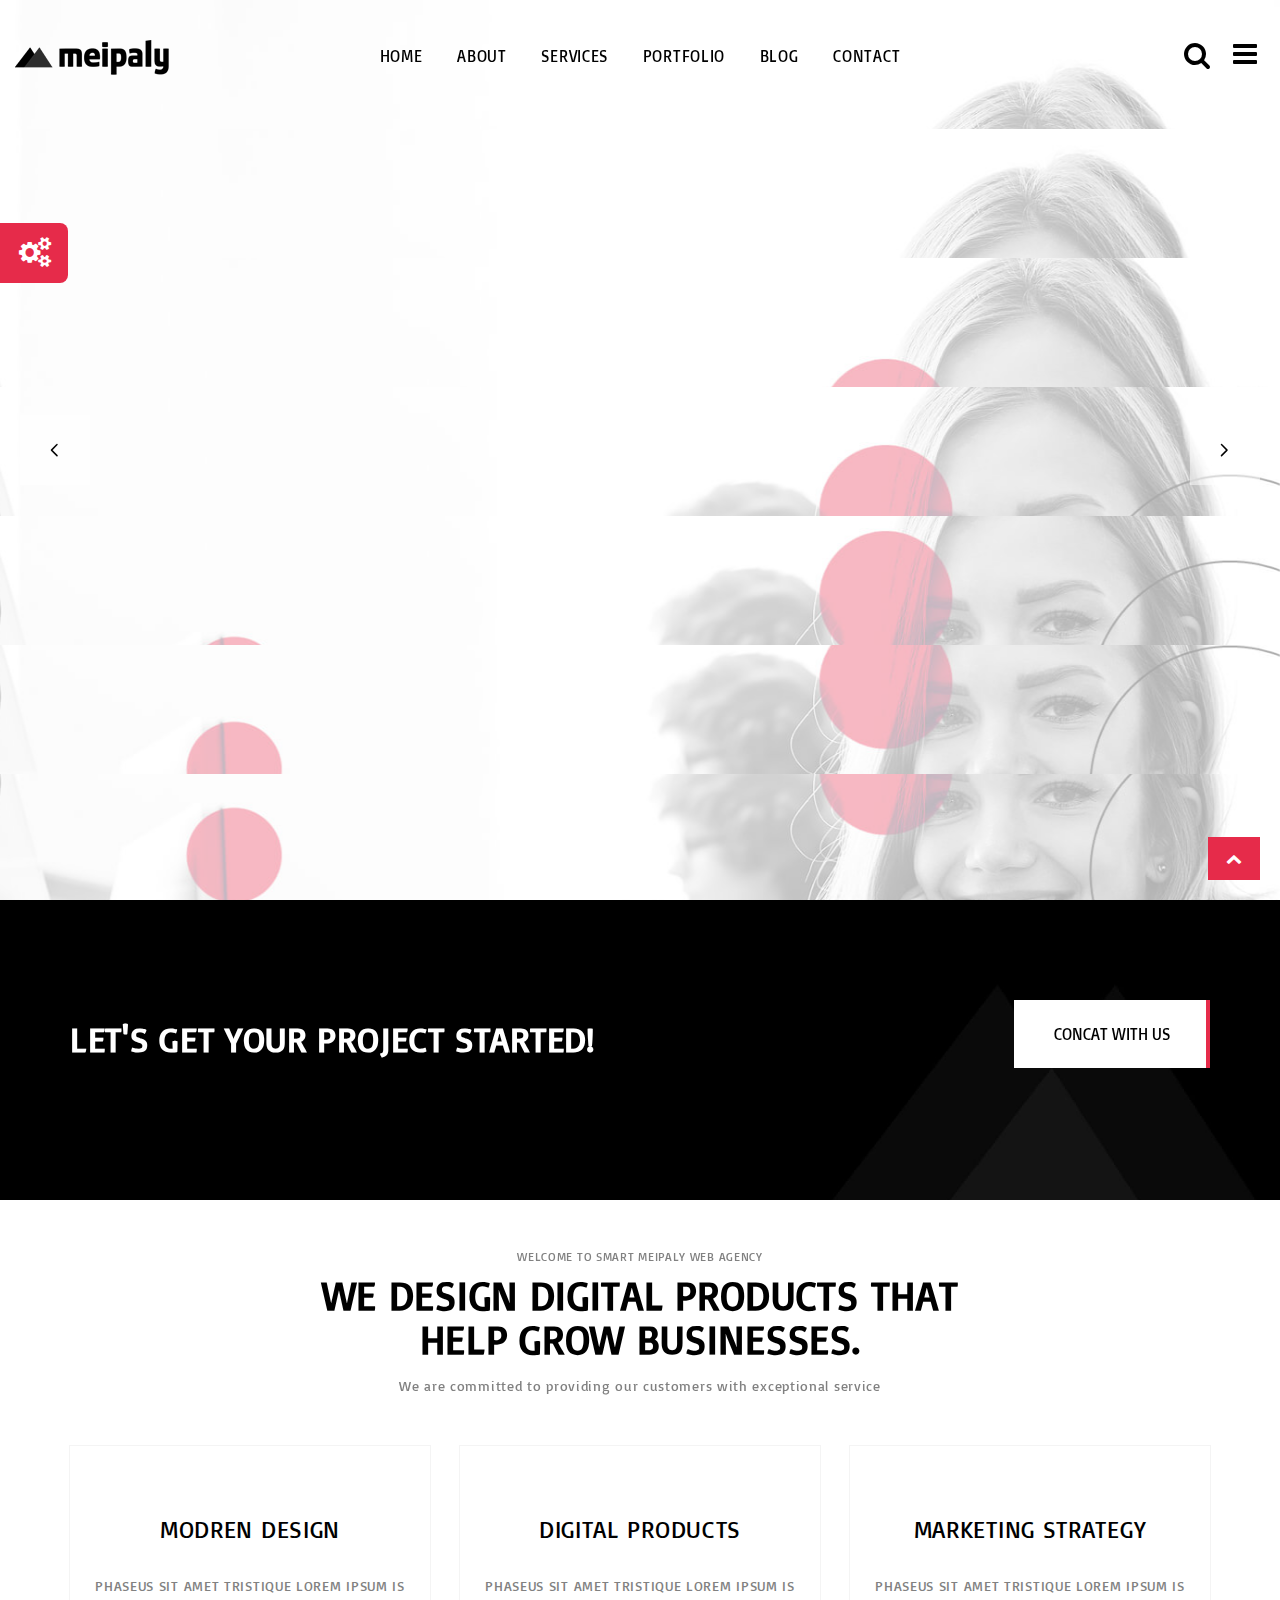
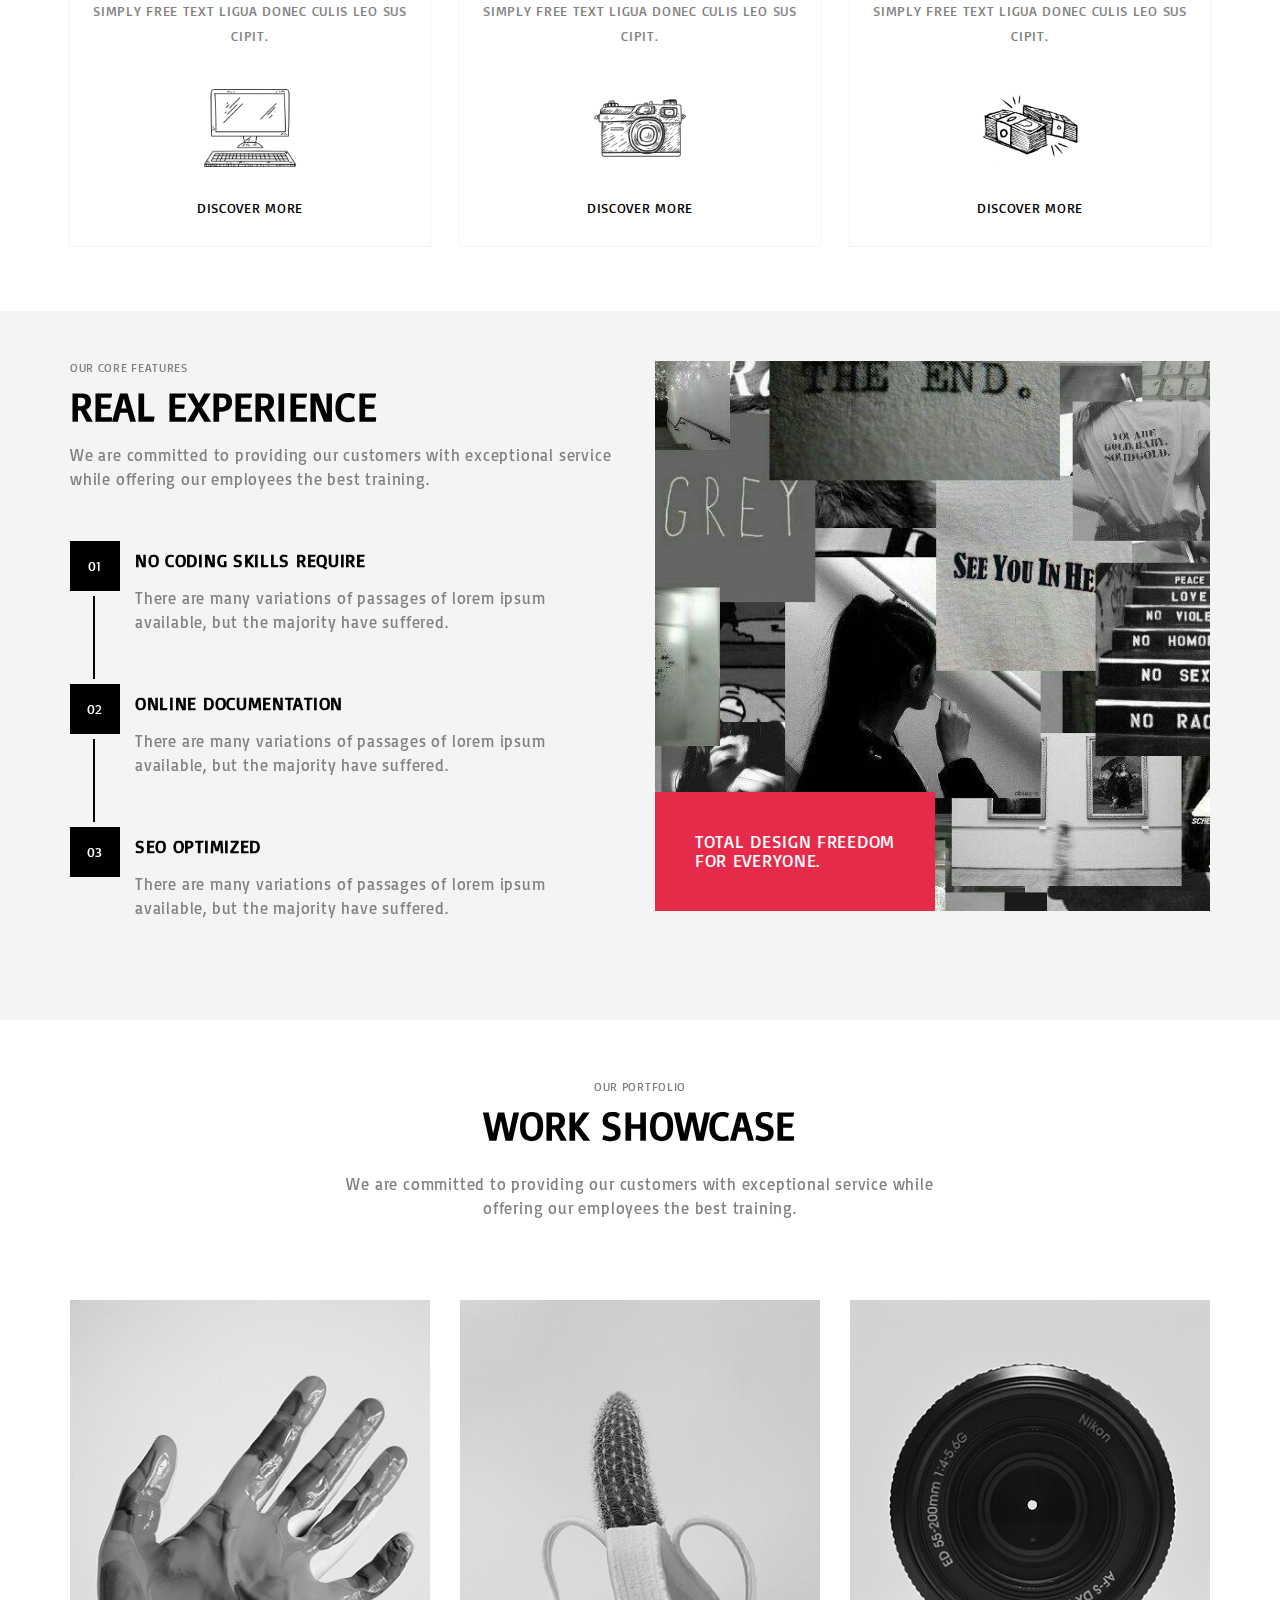
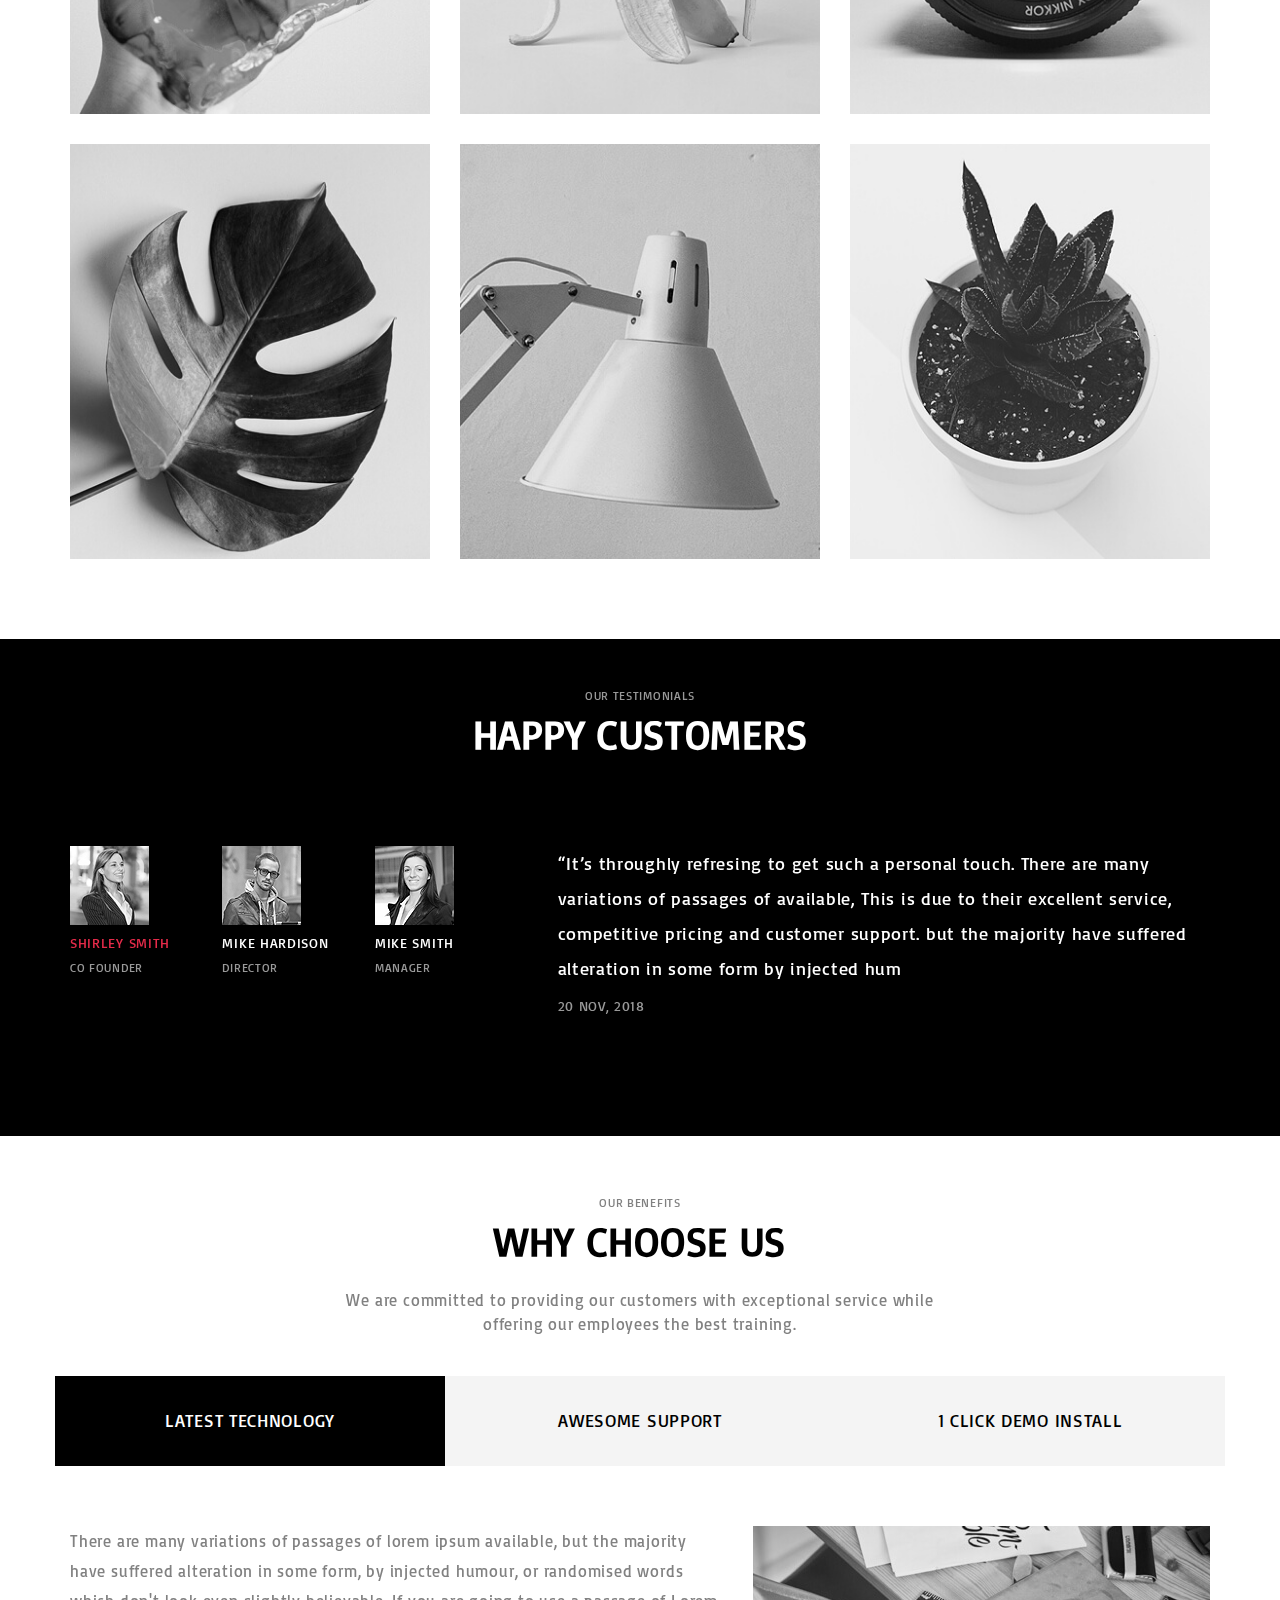
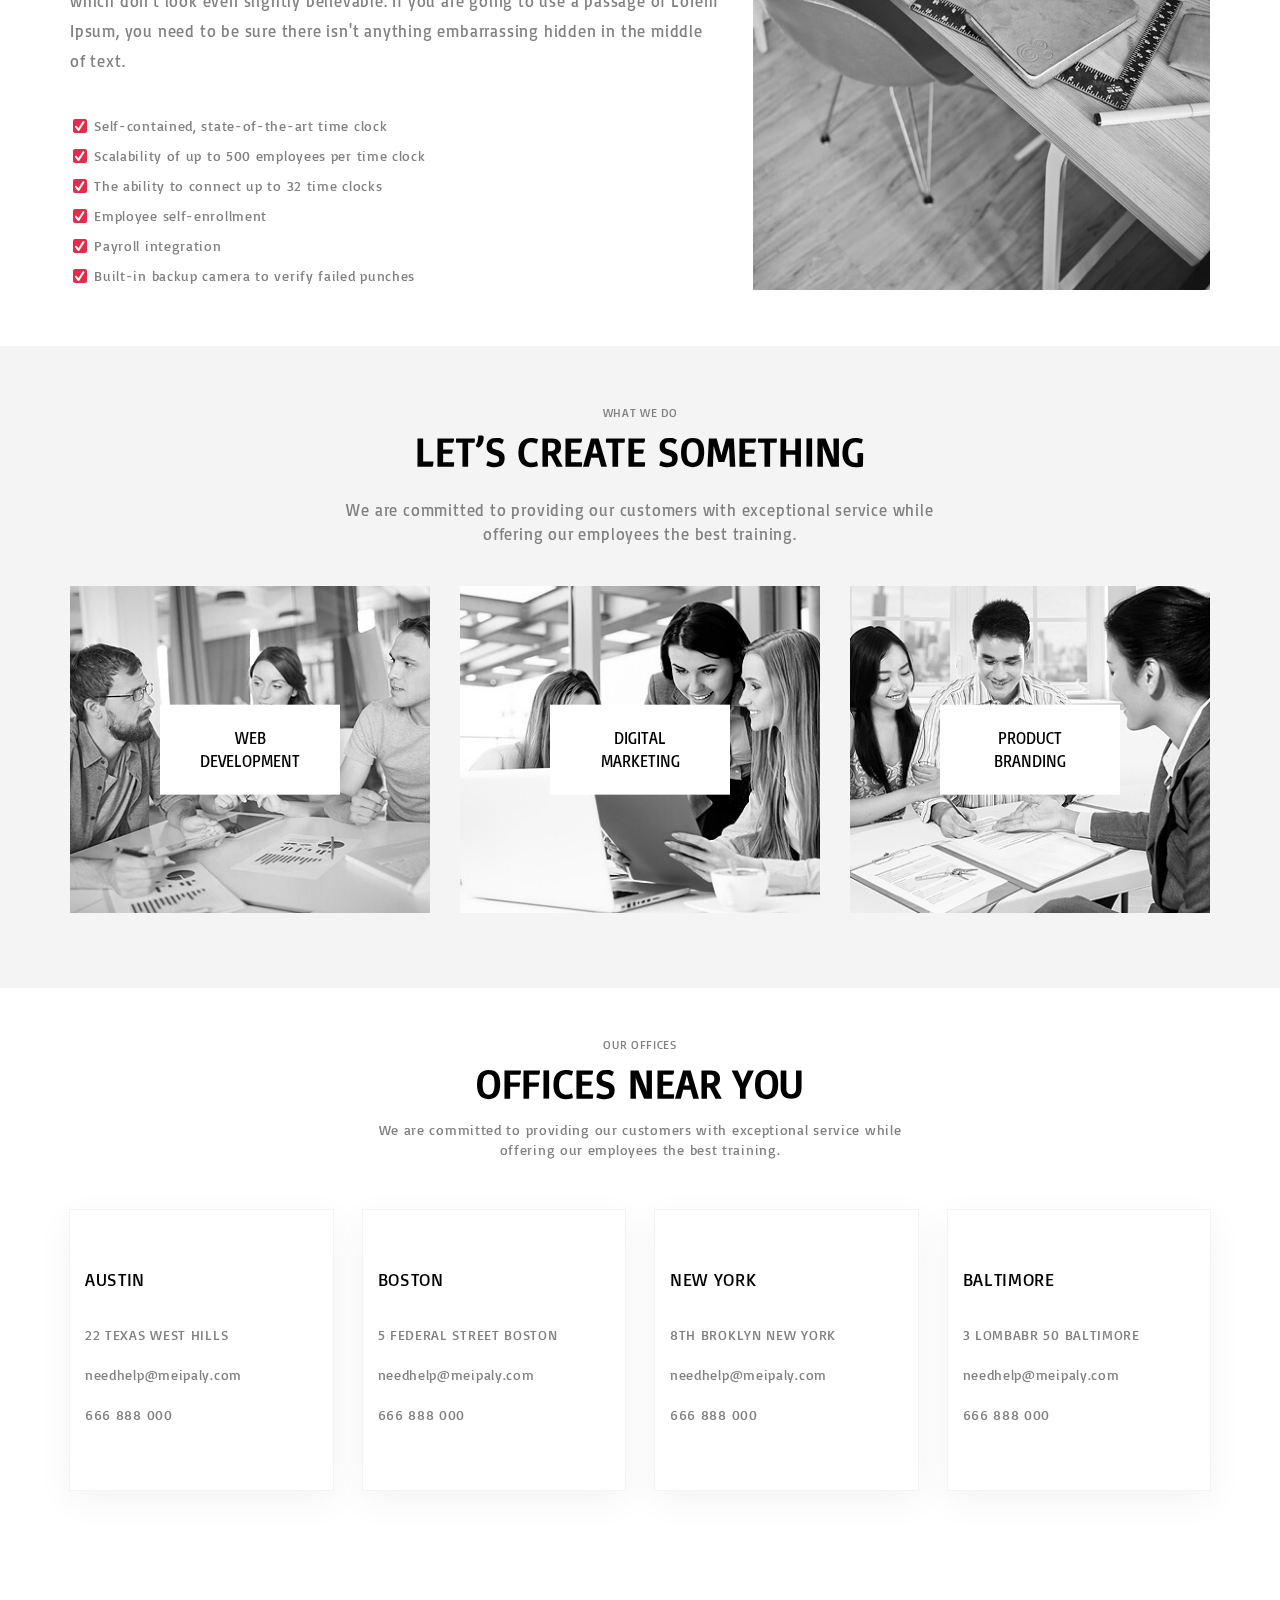
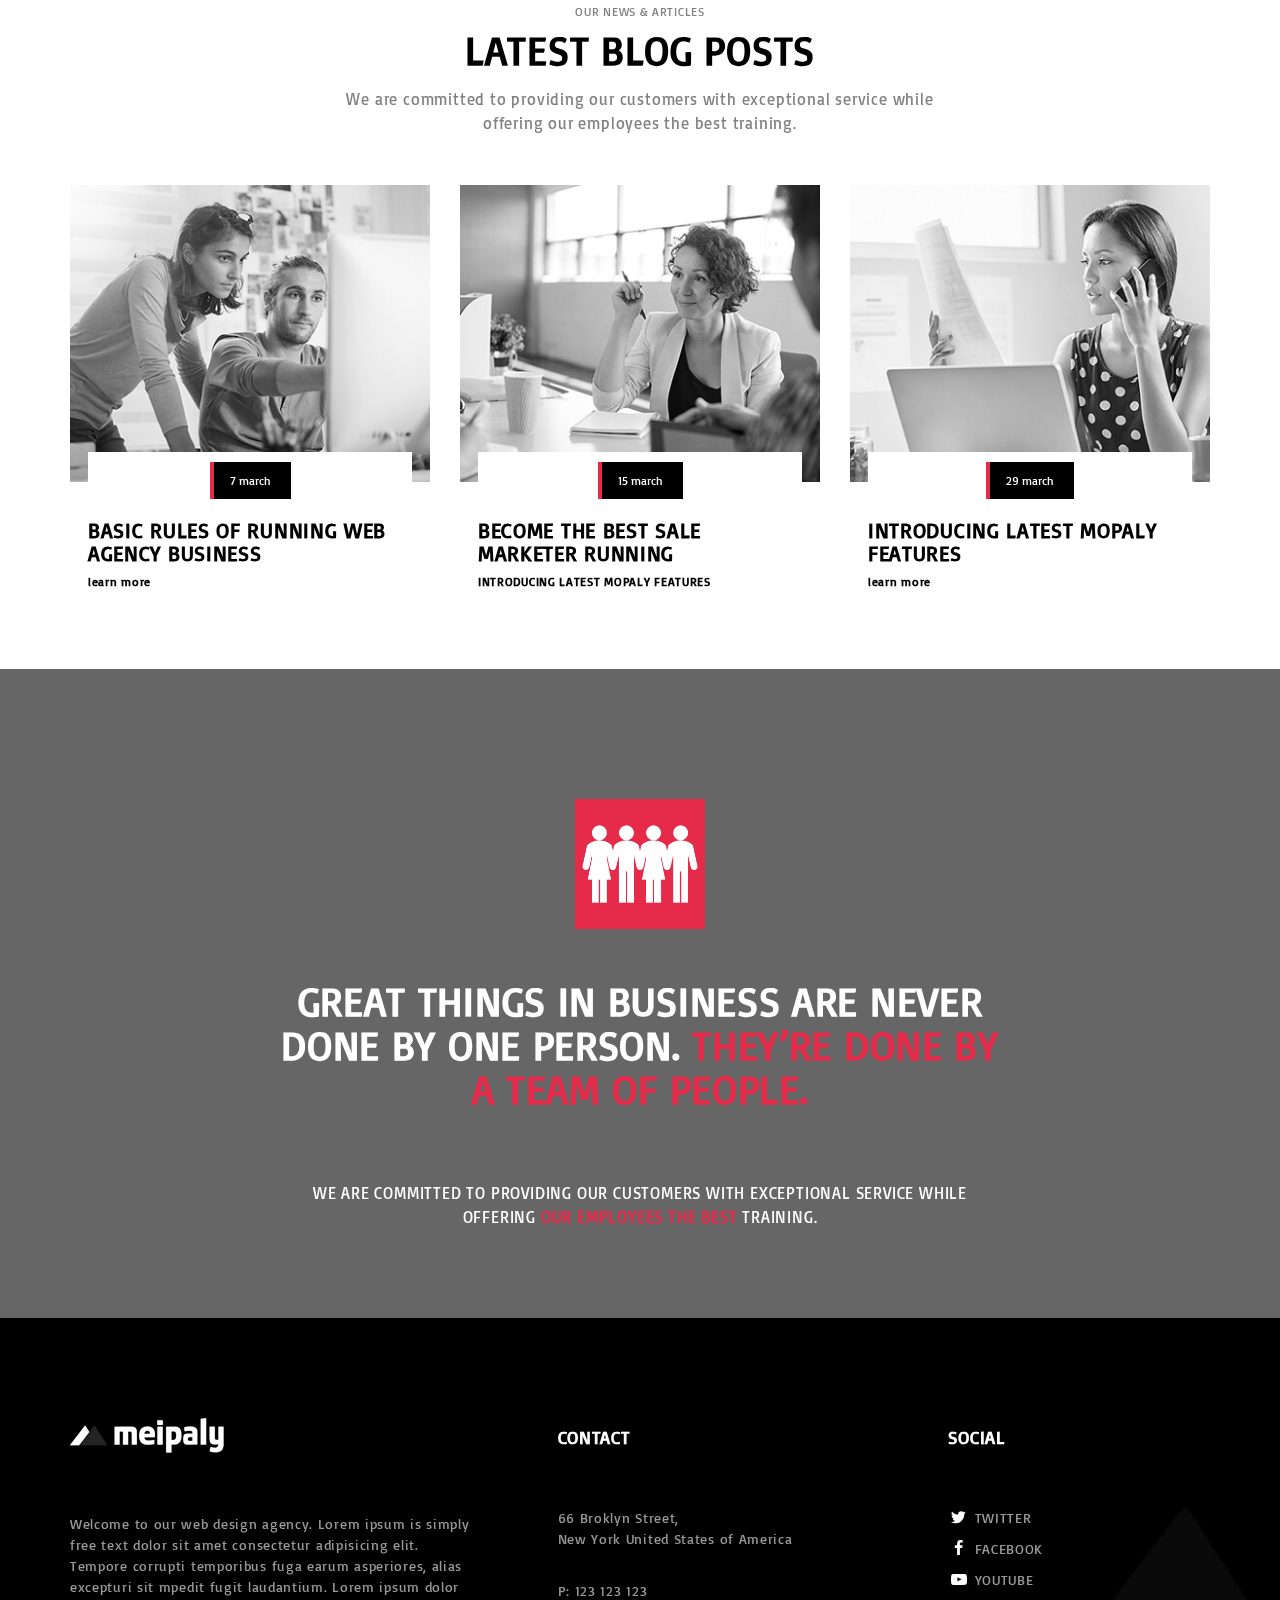
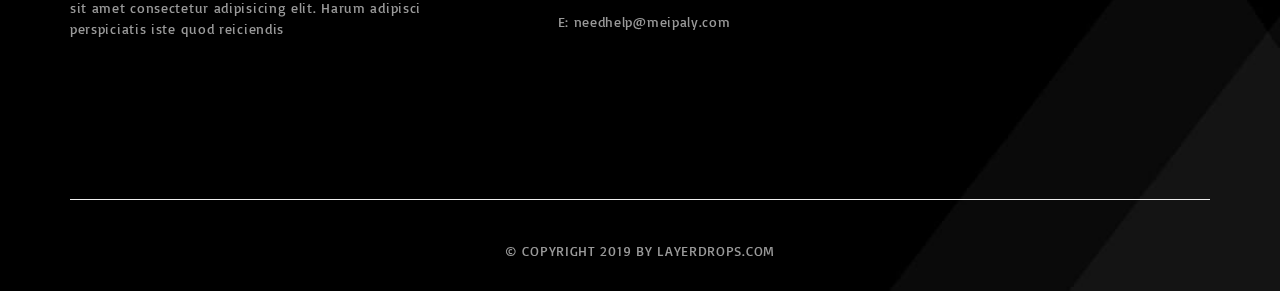
<file: index2.html>
<!--
templete-name: meiplay;
The owner of the templete: ahmed samy;
Template-version: 1.0.0;
Date created: 14/2/2020
-->
<!DOCTYPE html>
<html>
	<head>
		<meta charset="utf-8">
        <meta name="viewport" content="width=device-width, initial-scale=1.0">
		<title>Meiplay 2</title>
		<link rel="stylesheet" href="css/normaliz.min.css">
		<link rel="stylesheet" href="css/bootstrap.min.css">
		<link rel="stylesheet" href="css/settings.min.css">
		<link rel="stylesheet" href="css/fontello-icon.min.css">
		<link rel="stylesheet" href="https://fonts.googleapis.com/css?family=Basic&display=swap">
		<link rel="stylesheet" href="css/theme.css">
		<link rel="stylesheet" href="css/reset.css">
		<link rel="stylesheet" href="css/global.css">
		<link rel="stylesheet" href="css/style2.css">
		<link rel="stylesheet" href="css/responsive.css">
	</head>
	<body>
        
        <div class="loading"><!--loading-->
            <div class="loader"><!--loader-->
              <div class="loader__bar"></div><!--loader__bar-->
              <div class="loader__bar"></div><!--loader__bar-->
              <div class="loader__bar"></div><!--loader__bar-->
              <div class="loader__bar"></div><!--loader__bar-->
              <div class="loader__bar"></div><!--loader__bar-->
              <div class="loader__ball"></div><!--loader__ball-->
            </div><!--loader-->
        </div><!--loading-->
        
		<div class="to-up"><!--to-up-->
			<button class="custom-btn"><i class="demo-icon icon-up-open">&#xe826;</i></button>
		</div><!--to-up-->

		<div class="themes"><!--themes-->
			<div class="keyboard"><!--keyboard-->
				<h3 class="text-center text-uppercase">CHOOSE COLOR THEME</h3>
				<span class="color one" data-color="theme" data-this=".one"></span>
				<span class="color two" data-color="theme2" data-this=".two"></span>
				<span class="color three" data-color="theme3" data-this=".three"></span>
				<span class="color four" data-color="theme4" data-this=".four"></span>
				<span class="color five" data-color="theme5" data-this=".five"></span>
				<span class="color six" data-color="theme6" data-this=".six"></span>
				<span class="color seven" data-color="theme7" data-this=".seven"></span>
				<span class="color eight" data-color="theme8" data-this=".eight"></span>
			</div><!--keyboard-->
			<div class="icon"><!--icon-->
				<i class="demo-icon icon-cog-alt">&#xe804;</i>
			</div><!--icon-->
		</div><!--themes-->

		<header><!--header-->
			<nav><!--nav-->
				<div class="container-fluid"><!--container-fluid-->
					<div class="row"><!--row-->
						<div class="col-lg-2 col-md-2 col-xs-5 pull-left">
							<div class="logo"><!--logo-->
								<img src="photo/logo/logo black.png" alt="logo">
							</div><!--logo-->
						</div>
						
						<div class="col-lg-8 col-md-8 hidden-sm hidden-xs" style="padding: 0;">
							<div class="navb"><!--navb-->
								<ul class="list-unstyled text-uppercase text-center">
									<li class="drop">
										<a>home</a>
										<ul class="drop-down list-unstyled text-uppercase text-center">
											<li><a href="index.html">home"01</a></li>
											<li><a href="index2.html">home"02</a></li>
											<li><a href="index3.html">home"03</a></li>
										</ul>
									</li>
									<li>
										<a href="pages/about.html">about</a>
									</li>
									<li class="drop">
										<a>services</a>
										<ul class="drop-down list-unstyled text-uppercase text-center">
											<li><a href="pages/services.html">SERVICE</a></li>
											<li><a href="pages/service%20detail.html">SERVICE"DETAIL</a></li>
										</ul>
									</li>
									<li class="drop">
										<a>PORTFOLIO</a>
										<ul class="drop-down list-unstyled text-uppercase text-center">
											<li><a href="pages/portfolio.html">PORTFOLIO"V1</a></li>
											<li><a href="pages/portfolio2.html">PORTFOLIO"V2</a></li>
											<li><a href="pages/portfolio%20detail.html">PORTFOLIO"DETAIL</a></li>
										</ul>
									</li>
									<li class="drop">
										<a>BLOG</a>
										<ul class="drop-down list-unstyled text-uppercase text-center">
											<li><a href="pages/blog.html">BLOG"V1</a></li>
											<li><a href="pages/blog2.html">BLOG"V2</a></li>
											<li><a href="pages/blog3.html">BLOG"V3</a></li>
											<li><a href="pages/blog%20single.html">BLOG"single</a></li>
										</ul>
									</li>
									<li>
										<a href="pages/contact.html">CONTACT</a>
									</li>
								</ul>
							</div><!--navb-->
						</div>

						<div class="col-md-2 col-xs-4 pull-right">
							<div class="menu-search text-right"><!--menu-search-->

								<div class="overlay"><!--overlay-->
									<div class="off center-block"><!--off-->
										<i class="demo-icon icon-cancel">&#xe808;</i>
									</div><!--off-->
									<div class="search"><!--search-->
										<input type="search" class="form-control" placeholder="SEARCH HERE...">
										<button><i class="demo-icon icon-search">&#xe823;</i></button>
									</div><!--search-->
								</div><!--overlay-->

								<div class="menu"><!--menu-->
									<div class="social"><!--social-->
										<span class=" text-uppercase"><a href="#"><i class="demo-icon icon-twitter">&#xf309;</i>twitter</a></span>
										<span class=" text-uppercase"><a href="#"><i class="demo-icon icon-facebook">&#xf09a;</i>facebook</a></span>
										<span class=" text-uppercase"><a href="#"><i class="demo-icon icon-youtube-play">&#xf16a;</i>youtube</a></span>
										<br>
										<div class="off center-block"><!--off-->
											<i class="demo-icon icon-cancel">&#xe808;</i>
										</div><!--off-->
									</div><!--social-->
									<ul class="list-unstyled text-uppercase text-center main"><!--main-->
										<li class="drop-menu" data-fade=".one-drop"><!--drop-menu-->
											<a>home <span class="caret"></span></a>
											<ul class="drop-down one-drop list-unstyled text-uppercase text-center">
												<li><a href="index.html">home"01</a></li>
												<li><a href="index2.html">home"02</a></li>
												<li><a href="index3.html">home"03</a></li>
											</ul>
										</li><!--drop-menu-->
										<li>
											<a href="pages/about.html">about</a>
										</li>
										<li class="drop-menu" data-fade=".two-drop"><!--drop-menu-->
											<a>services <span class="caret"></span></a>
											<ul class="drop-down two-drop list-unstyled text-uppercase text-center">
												<li><a href="pages/services.html">SERVICE</a></li>
												<li><a href="pages/service%20detail.html">SERVICE"DETAIL</a></li>
											</ul>
										</li><!--drop-menu-->
										<li class="drop-menu" data-fade=".three-drop"><!--drop-menu-->
											<a>PORTFOLIO <span class="caret"></span></a>
											<ul class="drop-down three-drop list-unstyled text-uppercase text-center">
												<li><a href="pages/portfolio.html">PORTFOLIO"V1</a></li>
												<li><a href="pages/portfolio2.html">PORTFOLIO"V2</a></li>
												<li><a href="pages/portfolio%20detail.html">PORTFOLIO"DETAIL</a></li>
											</ul>
										</li><!--drop-menu-->
										<li class="drop-menu" data-fade=".four-drop"><!--drop-menu-->
											<a>BLOG <span class="caret"></span></a>
											<ul class="drop-down four-drop list-unstyled text-uppercase text-center">
												<li><a href="pages/blog.html">BLOG"V1</a></li>
												<li><a href="pages/blog2.html">BLOG"V2</a></li>
												<li><a href="pages/blog3.html">BLOG"V3</a></li>
												<li><a href="pages/blog%20single.html">BLOG"single</a></li>
											</ul>
										</li><!--drop-menu-->
										<li class="li">
											<a href="pages/contact.html">CONTACT</a>
										</li>
									</ul><!--main-->
								</div><!--menu-->

								<i class="demo-icon icon-search">&#xe823;</i>
								<i class="demo-icon icon-menu">&#xf0c9;</i>
							</div><!--menu-search-->
						</div>
						
					</div><!--row-->
				</div><!--container-fluid-->
			</nav><!--nav-->

			<div class="tp-bannercontainer"><!--slider-revolution-->

				<div class="tp-leftarrow tparrows default hidearrows">
					<i class="demo-icon icon-left-open-big">&#xe80d;</i>
				</div>

				<div class="tp-rightarrow tparrows default hidearrows">
					<i class="demo-icon icon-right-open-big">&#xe80c;</i>
				</div>

				<section class="tp-banner"><!--banner-->
					<ul>
						<!--grid 1-->
						<li
						data-transition="random-premium"
						data-slotamount="7"
						data-masterspeed="1500">
							<img
							src="photo/cover/slider/2_2_f0c94372cc218600de3ecf47fe16b220.jpg"
							alt="cover1"
							>
							<!--caption 1-->
							<div class="tp-caption text-uppercase finewide_small_white lft stt"
							data-x="center"
							data-y="230"

							data-start="2500"
							data-speed="500"
							data-easing="Power2.easeIn"

							data-end="50000"
							data-endspeed="200"
							data-endeasing="Power1.easeIn"
							>smart web AGANCY
							</div><!--caption 1-->

							<!--caption 2-->
							<div class="tp-caption text-uppercase boldwide_medium_white sfb stb"
							data-x="center"
							data-y="285"

							data-start="2500"
							data-speed="500"
							data-easing="Power2.easeIn"

							data-end="50000"
							data-endspeed="200"
							data-endeasing="Power1.easeIn"
							>design agancy
							</div><!--caption 2-->

							<!--caption 3-->
							<div class="tp-caption text-uppercase boldwide_large_white sfb stb"
							data-x="center"
							data-y="350"

							data-start="2500"
							data-speed="500"
							data-easing="Power2.easeIn"

							data-end="50000"
							data-endspeed="200"
							data-endeasing="Power1.easeIn"
							>welcome to meiplay.
							</div><!--caption 3-->

							<!--caption 4-->
							<div class="tp-caption text-uppercase sfb stb"
							data-x="center"
							data-y="430"

							data-start="2500"
							data-speed="500"
							data-easing="Power2.easeIn"

							data-end="50000"
							data-endspeed="200"
							data-endeasing="Power1.easeIn"
							><button class="custom-btn">
                                <a href="#">discover more</a>
							</button>
							</div><!--caption 4-->
						</li><!--grid 1-->

						<!--grid 2-->
						<li
						data-transition="random-premium"
						data-slotamount="7"
						data-masterspeed="1500">
							<img
							src="photo/cover/slider/PicsArt_02-06-05.59.59.jpg"
							alt="cover2"
							>
							<!--caption 1-->
							<div class="tp-caption text-uppercase finewide_small_white lft stt"
							data-x="center"
							data-y="230"

							data-start="2500"
							data-speed="500"
							data-easing="Power2.easeIn"

							data-end="50000"
							data-endspeed="200"
							data-endeasing="Power1.easeIn"
							>smart web AGANCY
							</div><!--caption 1-->

							<!--caption 2-->
							<div class="tp-caption text-uppercase boldwide_medium_white sfb stb"
							data-x="center"
							data-y="285"

							data-start="2500"
							data-speed="500"
							data-easing="Power2.easeIn"

							data-end="50000"
							data-endspeed="200"
							data-endeasing="Power1.easeIn"
							>design agancy
							</div><!--caption 2-->

							<!--caption 3-->
							<div class="tp-caption text-uppercase boldwide_large_white sfb stb"
							data-x="center"
							data-y="350"

							data-start="2500"
							data-speed="500"
							data-easing="Power2.easeIn"

							data-end="50000"
							data-endspeed="200"
							data-endeasing="Power1.easeIn"
							>welcome to meiplay.
							</div><!--caption 3-->

							<!--caption 4-->
							<div class="tp-caption text-uppercase sfb stb"
							data-x="center"
							data-y="430"

							data-start="2500"
							data-speed="500"
							data-easing="Power2.easeIn"

							data-end="50000"
							data-endspeed="200"
							data-endeasing="Power1.easeIn"
							><button class="custom-btn">
                                <a href="#">discover more</a>
							</button>
							</div><!--caption 4-->
						</li><!--grid 2-->

						<!--grid 3-->
						<li
						data-transition="random-premium"
						data-slotamount="7"
						data-masterspeed="1500">
							<img
							src="photo/cover/slider/PicsArt_02-06-05.23.42.jpg"
							alt="cover3"
							>

							<!--caption 1-->
							<div class="tp-caption text-uppercase finewide_small_white lft stt"
							data-x="center"
							data-y="230"

							data-start="2500"
							data-speed="500"
							data-easing="Power2.easeIn"

							data-end="50000"
							data-endspeed="200"
							data-endeasing="Power1.easeIn"
							>smart web AGANCY
							</div><!--caption 1-->

							<!--caption 2-->
							<div class="tp-caption text-uppercase boldwide_medium_white sfb stb"
							data-x="center"
							data-y="285"

							data-start="2500"
							data-speed="500"
							data-easing="Power2.easeIn"

							data-end="50000"
							data-endspeed="200"
							data-endeasing="Power1.easeIn"
							>design agancy
							</div><!--caption 2-->

							<!--caption 3-->
							<div class="tp-caption text-uppercase boldwide_large_white sfb stb"
							data-x="center"
							data-y="350"

							data-start="2500"
							data-speed="500"
							data-easing="Power2.easeIn"

							data-end="50000"
							data-endspeed="200"
							data-endeasing="Power1.easeIn"
							>welcome to meiplay.
							</div><!--caption 3-->

							<!--caption 4-->
							<div class="tp-caption text-uppercase sfb stb"
							data-x="center"
							data-y="430"

							data-start="2500"
							data-speed="500"
							data-easing="Power2.easeIn"

							data-end="50000"
							data-endspeed="200"
							data-endeasing="Power1.easeIn"
							>
							<button class="custom-btn">
                                <a href="#">discover more</a>
							</button>
							</div><!--caption 4-->

						</li><!--grid 3-->
					</ul>
				</section><!--banner-->
			</div><!--slider-revolution-->

		</header>

		<div class="started"><!--started-->
			<div class="container"><!--container-->
				<h2 class="text-uppercase pull-left">LET'S GET YOUR PROJECT STARTED!</h2>
				<button class="custom-btn text-uppercase pull-right"><a href="pages/contact.html">concat with us</a></button>
			</div><!--container-->
		</div><!--started-->

		<div class="product"><!--product-->
			<div class="container"><!--container-->
				<h6 class="text-center text-uppercase">WELCOME TO SMART MEIPALY WEB AGENCY</h6>
				<h2 class="text-center text-uppercase">WE DESIGN DIGITAL PRODUCTS THAT<br> HELP GROW BUSINESSES.</h2>
				<p class="text-center">We are committed to providing our customers with exceptional service</p>
				<div class="row"><!--row-->
					<div class="col-md-4 col-sm-6 col-xs-12">
						<div class="pro"><!--pro-->
							<h3 class="text-center text-uppercase">MODREN DESIGN</h3>
							<p class="text-center text-uppercase">Phaseus sit amet tristique lorem ipsum is simply free text ligua donec culis leo sus cipit.</p>
							<img src="photo/product/32b3b35326458cdcb99b58e58fa98abb-computer-sketch.png" alt="MODREN DESIGN" class="center-block">
							<div class="text-center"><a href="pages/service%20detail.html" class="text-uppercase">DISCOVER MORE</a></div>
						</div><!--pro-->
					</div>

					<div class="col-md-4 col-sm-6 col-xs-12">
						<div class="pro"><!--pro-->
							<h3 class="text-center text-uppercase">DIGITAL PRODUCTS</h3>
							<p class="text-center text-uppercase">Phaseus sit amet tristique lorem ipsum is simply free text ligua donec culis leo sus cipit.</p>
							<img src="photo/product/831321_painting_512x512.png" alt="DIGITAL PRODUCTS" class="center-block">
							<div class="text-center"><a href="pages/service%20detail.html" class="text-uppercase">DISCOVER MORE</a></div>
						</div><!--pro-->
					</div>

					<div class="col-md-4 col-sm-6 col-xs-12">
						<div class="pro"><!--pro-->
							<h3 class="text-center text-uppercase">MARKETING STRATEGY</h3>
							<p class="text-center text-uppercase">Phaseus sit amet tristique lorem ipsum is simply free text ligua donec culis leo sus cipit.</p>
							<img src="photo/product/marketing-strategy-1930524-1635170.png" alt="MARKETING STRATEGY" class="center-block">
							<div class="text-center"><a href="pages/service%20detail.html" class="text-uppercase">DISCOVER MORE</a></div>
						</div><!--pro-->
					</div>
				</div><!--row-->
			</div><!--container-->
		</div><!--product-->

		<div class="exeperience"><!--exeperience-->
			<div class="container"><!--container-->
				<div class="row"><!--row-->
					<div class="col-md-6 col-xs-12">
						<div class="text"><!--text-->
							<div class="header"><!--header-->
								<h6 class="text-uppercase">OUR CORE FEATURES</h6>
								<h2 class="text-uppercase">REAL EXPERIENCE</h2>
								<p class="p-r">We are committed to providing our customers with exceptional service while offering our employees the best training.</p>
							</div><!--header-->
							<div class="content"><!--content-->
								<div class="time-line"><!--time-line-->
									<div class="one count"><!--one count-->
										<div class="one-time time pull-left">01</div><!--time-->
										<div class="one-labell labell pull-right"><!--labell-->
											<h4 class="text-uppercase">NO CODING SKILLS REQUIRE</h4>
											<p class="p-r">There are many variations of passages of lorem ipsum available, but the majority have suffered.</p>
										</div><!--labell-->
									</div><!--one count-->

									<div class="two count"><!--two count-->
										<div class="two-time time pull-left">02</div><!--time-->
										<div class="two-labell labell pull-right"><!--labell-->
											<h4 class="text-uppercase">ONLINE DOCUMENTATION</h4>
											<p class="p-r">There are many variations of passages of lorem ipsum available, but the majority have suffered.</p>
										</div><!--labell-->
									</div><!--two count-->

									<div class="three count">
										<div class="three-time time pull-left">03</div><!--time-->
										<div class="three-labell labell pull-right"><!--labell-->
											<h4 class="text-uppercase">SEO OPTIMIZED</h4>
											<p class="p-r">There are many variations of passages of lorem ipsum available, but the majority have suffered.</p>
										</div><!--labell-->
									</div>
								</div><!--time-line-->
							</div><!--content-->
						</div><!--text-->
					</div>

					<div class="col-md-6 col-xs-12">
						<div class="photo"><!--photo-->
							<div class="overflow"><!--overflow-->
								<h4 class="text-uppercase">TOTAL DESIGN FREEDOM<br>FOR EVERYONE.</h4>
							</div><!--overflow-->
						</div><!--photo-->
					</div>
				</div><!--row-->
			</div><!--container-->
		</div><!--exeperience-->

		<div class="showcase"><!--showcase-->
			<div class="container"><!--container-->
				<h6 class="text-center text-uppercase">OUR PORTFOLIO</h6>
				<h2 class="text-center text-uppercase">WORK SHOWCASE</h2>
				<p class="text-center p-r">We are committed to providing our customers with exceptional service while<br>offering our employees the best training.</p>
				<div class="row"><!--row-->
					<div class="col-lg-4 col-sm-6 col-xs-12">
						<div class="feat"><!--feat-->
							<div class="image"><!--image-->
								<img src="photo/work show/1.jpg" alt="GRAPHIC">
							</div><!--image-->
							<div class="overlay"><!--overlay-->
								<h5 class="text-uppercase fade"><a href="#">graphic</a></h5>
								<h3 class="text-uppercase fade"><a href="pages/portfolio%20detail.html">design styles</a></h3>
							</div><!--overlay-->
						</div><!--feat-->
					</div>

					<div class="col-lg-4 col-sm-6 col-xs-12">
						<div class="feat"><!--feat-->
							<div class="image"><!--image-->
								<img src="photo/work show/2.jpg" alt="GRAPHIC">
							</div><!--image-->
							<div class="overlay"><!--overlay-->
								<h5 class="text-uppercase fade"><a href="#">graphic</a></h5>
								<h3 class="text-uppercase fade"><a href="pages/portfolio%20detail.html">design styles</a></h3>
							</div><!--overlay-->
						</div><!--feat-->
					</div>

					<div class="col-lg-4 col-sm-6 col-xs-12">
						<div class="feat"><!--feat-->
							<div class="image"><!--image-->
								<img src="photo/work show/3.jpg" alt="GRAPHIC">
							</div><!--image-->
							<div class="overlay"><!--overlay-->
								<h5 class="text-uppercase fade"><a href="#">graphic</a></h5>
								<h3 class="text-uppercase fade"><a href="pages/portfolio%20detail.html">design styles</a></h3>
							</div><!--overlay-->
						</div><!--feat-->
					</div>

					<div class="col-lg-4 col-sm-6 col-xs-12">
						<div class="feat"><!--feat-->
							<div class="image"><!--image-->
								<img src="photo/work show/4.jpg" alt="GRAPHIC">
							</div><!--image-->
							<div class="overlay"><!--overlay-->
								<h5 class="text-uppercase fade"><a href="#">graphic</a></h5>
								<h3 class="text-uppercase fade"><a href="pages/portfolio%20detail.html">design styles</a></h3>
							</div><!--overlay-->
						</div><!--feat-->
					</div>

					<div class="col-lg-4 col-sm-6 col-xs-12">
						<div class="feat"><!--feat-->
							<div class="image"><!--image-->
								<img src="photo/work show/5.jpg" alt="GRAPHIC">
							</div><!--image-->
							<div class="overlay"><!--overlay-->
								<h5 class="text-uppercase fade"><a href="#">graphic</a></h5>
								<h3 class="text-uppercase fade"><a href="pages/portfolio%20detail.html">design styles</a></h3>
							</div><!--overlay-->
						</div><!--feat-->
					</div>

					<div class="col-lg-4 col-sm-6 col-xs-12">
						<div class="feat"><!--feat-->
							<div class="image"><!--image-->
								<img src="photo/work show/6.jpg" alt="GRAPHIC">
							</div><!--image-->
							<div class="overlay"><!--overlay-->
								<h5 class="text-uppercase fade"><a href="#">graphic</a></h5>
								<h3 class="text-uppercase fade"><a href="pages/portfolio%20detail.html">design styles</a></h3>
							</div><!--overlay-->
						</div><!--feat-->
					</div>
				</div><!--row-->
			</div><!--container-->
		</div><!--showcase-->

		<div class="customer"><!--customer-->
			<div class="container"><!--container-->
				<div class="row"><!--row-->
					<h6 class="text-uppercase text-center">OUR TESTIMONIALS</h6>
					<h2 class="text-uppercase text-center">HAPPY CUSTOMERS</h2>
					<div class="col-md-5 col-xs-12">
						<div class="person"><!--person-->
							<div class="name the-first active" data-paper=".first-paper"><!--name-->
								<img src="photo/customer/t1_c27ab19af04d0001193d02dc6c5ce185.jpg" alt="shirley smith">
								<h5 class="text-uppercase">shirley smith</h5>
								<h6 class="text-uppercase">co founder</h6>
							</div><!--name-->

							<div class="name the-second" data-paper=".second-paper"><!--name-->
								<img src="photo/customer/t2_a786fa11f5bde610cc55a6e63b0a8350.jpg" alt="mike hardison">
								<h5 class="text-uppercase">mike hardison</h5>
								<h6 class="text-uppercase">director</h6>
							</div><!--name-->

							<div class="name the-third" data-paper=".third-paper"><!--name-->
								<img src="photo/customer/t3_82db3962830a16a09ada3ba217264988.jpg" alt="mike smith">
								<h5 class="text-uppercase">mike smith</h5>
								<h6 class="text-uppercase">manager</h6>
							</div><!--name-->
						</div><!--person-->
					</div>
					<div class="col-md-7 col-xs-12">
						<div class="paper"><!--paper-->
							<div class="response first-paper active"><!--first-paper-->
								<h4>“It’s throughly refresing to get such a personal touch. There are many variations of passages of available, This is due to their excellent service, competitive pricing and customer support. but the majority have suffered alteration in some form by injected hum</h4>
								<span>20 NOV, 2018</span>
							</div><!--first-paper-->

							<div class="response second-paper"><!--first-paper-->
								<h4>“Lorem ipsum dolor, sit amet consectetur adipisicing elit. Eos cumque aut assumenda impedit molestiae, laudantium fugit, deserunt temporibus magni quia, minima facilis laborum accusantium id culpa dolorem fuga est eaque accusantium culpa dolorem fuga est eaque.</h4>
								<span>26 NOV, 2018</span>
							</div><!--first-paper-->

							<div class="response third-paper"><!--first-paper-->
								<h4>“This is due to their excellent service, competitive pricing and customer support. It’s throughly refresing to get such a personal touch. There are many variations of passages of available, but the majority have suffered alteration in some form by injected hum</h4>
								<span>30 NOV, 2018</span>
							</div><!--first-paper-->
						</div><!--paper-->
					</div>
				</div><!--row-->
			</div><!--container-->
		</div><!--customer-->

		<div class="choose-us"><!--choose-us-->
			<div class="container"><!--container-->
				<h6 class="text-center text-uppercase">OUR BENEFITS</h6>
				<h2 class="text-center text-uppercase">WHY CHOOSE US</h2>
				<p class="text-center p-r">We are committed to providing our customers with exceptional service while<br>offering our employees the best training.</p>

				<div class="tabs"><!--tabs-->
					<div class="row"><!--row-->
						<div class="col-md-4 col-xs-12 item one active" data-navsection=".first-section">
							<h4 class="text-center text-uppercase">latest technology</h4>
						</div>
						<div class="col-md-4 col-xs-12 item two" data-navsection=".second-section">
							<h4 class="text-center text-uppercase">awesome support</h4>
						</div>
						<div class="col-md-4 col-xs-12 item three" data-navsection=".third-section">
							<h4 class="text-center text-uppercase">1 click demo install</h4>
						</div>
					</div><!--row-->
				</div><!--tabs-->

				<div class="parent"><!--parent-->
					<section class="section"><!--section-->
						<div class="row first-section active"><!--row-->
							<div class="col-md-7 col-xs-12">
								<div class="text"><!--text-->
									<p class="p-r">There are many variations of passages of lorem ipsum available, but the majority have suffered alteration in some form, by injected humour, or randomised words which don't look even slightly believable. If you are going to use a passage of Lorem Ipsum, you need to be sure there isn't anything embarrassing hidden in the middle of text.</p>

									<p class="feat"><!--feat-->
										<i class="demo-icon icon-check">&#xe807;</i> <span>Self-contained, state-of-the-art time clock</span>
									</p><!--feat-->
									<p class="feat"><!--feat-->
										<i class="demo-icon icon-check">&#xe807;</i> <span>Scalability of up to 500 employees per time clock</span>
									</p><!--feat-->
									<p class="feat"><!--feat-->
										<i class="demo-icon icon-check">&#xe807;</i> <span>The ability to connect up to 32 time clocks</span>
									</p><!--feat-->
									<p class="feat"><!--feat-->
										<i class="demo-icon icon-check">&#xe807;</i> <span>Employee self-enrollment</span>
									</p><!--feat-->
									<p class="feat"><!--feat-->
										<i class="demo-icon icon-check">&#xe807;</i> <span>Payroll integration</span>
									</p><!--feat-->
									<p class="feat"><!--feat-->
										<i class="demo-icon icon-check">&#xe807;</i> <span>Built-in backup camera to verify failed punches</span>
									</p><!--feat-->
								</div><!--text-->
							</div>

							<div class="col-md-5 col-xs-12">
								<div class="photo"><!--photo-->
									<img src="photo/choose us/c1_00c3e73127d4f9b06b1961220a2d7444.jpg" alt="LATEST TECHNOLOGY">
								</div><!--photo-->
							</div>
						</div><!--row-->

						<div class="row second-section"><!--row-->
							<div class="col-md-5 col-xs-12">
								<div class="photo"><!--photo-->
									<img src="photo/choose us/c2_5e99d6e2f06a950d77dc4c3acfbd1193.jpg" alt="AWESOME SUPPORT">
								</div><!--photo-->
							</div>
							<div class="col-md-7 col-xs-12">
								<div class="text"><!--text-->
									<p class="p-r">There are many variations of passages of lorem ipsum available, but the majority have suffered alteration in some form, by injected humour, or randomised words which don't look even slightly believable. If you are going to use a passage of Lorem Ipsum, you need to be sure there isn't anything embarrassing hidden in the middle of text.</p>

									<p class="feat"><!--feat-->
										<i class="demo-icon icon-check">&#xe807;</i> <span>Self-contained, state-of-the-art time clock</span>
									</p><!--feat-->
									<p class="feat"><!--feat-->
										<i class="demo-icon icon-check">&#xe807;</i> <span>Scalability of up to 500 employees per time clock</span>
									</p><!--feat-->
									<p class="feat"><!--feat-->
										<i class="demo-icon icon-check">&#xe807;</i> <span>The ability to connect up to 32 time clocks</span>
									</p><!--feat-->
									<p class="feat"><!--feat-->
										<i class="demo-icon icon-check">&#xe807;</i> <span>Employee self-enrollment</span>
									</p><!--feat-->
									<p class="feat"><!--feat-->
										<i class="demo-icon icon-check">&#xe807;</i> <span>Payroll integration</span>
									</p><!--feat-->
									<p class="feat"><!--feat-->
										<i class="demo-icon icon-check">&#xe807;</i> <span>Built-in backup camera to verify failed punches</span>
									</p><!--feat-->
								</div><!--text-->
							</div>
						</div><!--row-->

						<div class="row third-section"><!--row-->
							<div class="col-md-7 col-xs-12">
								<div class="text"><!--text-->
									<p class="p-r">There are many variations of passages of lorem ipsum available, but the majority have suffered alteration in some form, by injected humour, or randomised words which don't look even slightly believable. If you are going to use a passage of Lorem Ipsum, you need to be sure there isn't anything embarrassing hidden in the middle of text.</p>

									<p class="feat"><!--feat-->
										<i class="demo-icon icon-check">&#xe807;</i> <span>Self-contained, state-of-the-art time clock</span>
									</p><!--feat-->
									<p class="feat"><!--feat-->
										<i class="demo-icon icon-check">&#xe807;</i> <span>Scalability of up to 500 employees per time clock</span>
									</p><!--feat-->
									<p class="feat"><!--feat-->
										<i class="demo-icon icon-check">&#xe807;</i> <span>The ability to connect up to 32 time clocks</span>
									</p><!--feat-->
									<p class="feat"><!--feat-->
										<i class="demo-icon icon-check">&#xe807;</i> <span>Employee self-enrollment</span>
									</p><!--feat-->
									<p class="feat"><!--feat-->
										<i class="demo-icon icon-check">&#xe807;</i> <span>Payroll integration</span>
									</p><!--feat-->
									<p class="feat"><!--feat-->
										<i class="demo-icon icon-check">&#xe807;</i> <span>Built-in backup camera to verify failed punches</span>
									</p><!--feat-->
								</div><!--text-->
							</div>

							<div class="col-md-5 col-xs-12">
								<div class="photo"><!--photo-->
									<img src="photo/choose us/c3_6d984ff23ef3752966b9e677360e3b53.jpg" alt="1 CLICK DEMO INSTALL">
								</div><!--photo-->
							</div>
						</div><!--row-->

					</section><!--section-->
				</div><!--parent-->

			</div><!--container-->
		</div><!--choose-us-->

		<div class="some-thing"><!--some-thing-->
			<div class="container"><!--container-->
				<h6 class="text-center text-uppercase">WHAT WE DO</h6>
				<h2 class="text-center text-uppercase">LET’S CREATE SOMETHING</h2>
				<p class="text-center p-r">We are committed to providing our customers with exceptional service while<br>offering our employees the best training.</p>
				<div class="row"><!--row-->
					<div class="col-md-4 col-sm-6 col-xs-12">
						<div class="slider"><!--slider-->
							<img src="photo/some thing/6_84393872f6873580255b260fdf07d0b1.jpg" alt="web development">
							<div class="overlay"><!--overlay-->
							</div><!--overlay-->
                            <button class="text-uppercase custom-btn"><a href="#">web development</a></button>
						</div><!--slider-->
					</div>

					<div class="col-md-4 col-sm-6 col-xs-12">
						<div class="slider"><!--slider-->
							<img src="photo/some thing/7_b424a769a50dbe273f7d9ab4c43b4814.jpg" alt="digitAL marketing">
							<div class="overlay"><!--overlay-->
							</div><!--overlay-->
                            <button class="text-uppercase custom-btn"><a href="#">digitAL marketing</a></button>
						</div><!--slider-->
					</div>

					<div class="col-md-4 col-sm-6 col-xs-12">
						<div class="slider"><!--slider-->
							<img src="photo/some thing/8_150bfcf4a15c9ea6c98184d44557a9b7.jpg" alt="product branding">
							<div class="overlay"><!--overlay-->
							</div><!--overlay-->
                            <button class="text-uppercase custom-btn"><a href="#">product branding</a></button>
						</div><!--slider-->
					</div>
				</div><!--row-->
			</div><!--container-->
		</div><!--some-thing-->

		<div class="office"><!--office-->
			<div class="container"><!--container-->
				<h6 class="text-center text-uppercase">OUR OFFICES</h6>
				<h2 class="text-center text-uppercase">OFFICES NEAR YOU</h2>
				<p class="text-center">We are committed to providing our customers with exceptional service while<br>offering our employees the best training.</p>
				<div class="row"><!--row-->
					<div class="col-md-3 col-sm-6 col-xs-12">
						<div class="offer"><!--offer-->
							<h4 class="text-uppercase">AUSTIN</h4>
							<p class="text-uppercase">22 Texas West Hills<p>needhelp@meipaly.com<p>666 888 000</p>
						</div><!--offer-->
					</div>

					<div class="col-md-3 col-sm-6 col-xs-12">
						<div class="offer"><!--offer-->
							<h4 class="text-uppercase">BOSTON</h4>
							<p class="text-uppercase">5 Federal Street Boston<p>needhelp@meipaly.com<p>666 888 000</p>
						</div><!--offer-->
					</div>

					<div class="col-md-3 col-sm-6 col-xs-12">
						<div class="offer"><!--offer-->
							<h4 class="text-uppercase">NEW YORK</h4>
							<p class="text-uppercase">8th Broklyn New York<p>needhelp@meipaly.com<p>666 888 000</p>
						</div><!--offer-->
					</div>

					<div class="col-md-3 col-sm-6 col-xs-12">
						<div class="offer"><!--offer-->
							<h4 class="text-uppercase">BALTIMORE</h4>
							<p class="text-uppercase">3 Lombabr 50 baltimore<p>needhelp@meipaly.com<p>666 888 000</p>
						</div><!--offer-->
					</div>
				</div><!--row-->
			</div><!--container-->
		</div><!--office-->

		<div class="our-news"><!--our-news-->
			<div class="container"><!--container-->
				<h6 class="text-center text-uppercase">OUR NEWS & ARTICLES</h6>
				<h2 class="text-center text-uppercase">LATEST BLOG POSTS</h2>
				<p class="text-center p-r">We are committed to providing our customers with exceptional service while<br>offering our employees the best training.</p>
				<div class="row"><!--row-->

					<div class="col-md-4 col-sm-6 col-xs-12">
						<div class="our"><!--our-->
							<div class="photo one"><!--photo-->
								 <img src="photo/our news/1.jpg" alt="BASIC"> 
							</div><!--photo-->
							<div class="after"><!--after-->
                                <button class="uppercase custom-btn center-block"><a href="#">7 march</a></button>
								<h2 class="uppercase"><a href="pages/blog%20single.html">BASIC RULES OF RUNNING WEB AGENCY BUSINESS</a></h2>
								<h6 class="uppercase"><a href="pages/blog%20single.html">learn more</a></h6>
							</div><!--after-->
						</div><!--our-->
					</div>

					<div class="col-md-4 col-sm-6 col-xs-12">
						<div class="our"><!--our-->
							<div class="photo two"><!--photo-->
								 <img src="photo/our news/2.jpg" alt="BECOME"> 
							</div><!--photo-->
							<div class="after"><!--after-->
                                <button class="uppercase custom-btn center-block"><a href="#">15 march</a></button>
								<h2 class="uppercase"><a href="pages/blog%20single.html">BECOME THE BEST SALE MARKETER RUNNING</a></h2>
								<h6 class="uppercase"><a href="pages/blog%20single.html">INTRODUCING LATEST MOPALY FEATURES</a></h6>
							</div><!--after-->
						</div><!--our-->
					</div>

					<div class="col-md-4 col-sm-6 col-xs-12">
						<div class="our"><!--our-->
							<div class="photo three"><!--photo-->
								 <img src="photo/our news/3 (1).jpg" alt="INTRODUCING"> 
							</div><!--photo-->
							<div class="after"><!--after-->
                                <button class="uppercase custom-btn center-block"><a href="#">29 march</a></button>
								<h2 class="uppercase"><a href="pages/blog%20single.html">INTRODUCING LATEST MOPALY FEATURES</a></h2>
								<h6 class="uppercase"><a href="pages/blog%20single.html">learn more</a></h6>
							</div><!--after-->
						</div><!--our-->
					</div>
					
				</div><!--row-->
			</div><!--container-->
		</div><!--our-news-->

		<div class="employees"><!--employees-->
			<div class="overlay"><!--overlay-->
				<div class="photo center-block"><!--photo-->
					<img src="photo/employees/People-200.png" alt="team work">
				</div><!--photo-->
				<h2 class="text-center text-uppercase">GREAT THINGS IN BUSINESS ARE NEVER<br>DONE BY ONE PERSON. <span>THEY’RE DONE BY<br>A TEAM OF PEOPLE.</span></h2>
				<p class="text-center text-uppercase p-r hidden-xs">We are committed to providing our customers with exceptional service while<br>offering<span> our employees the best</span> training.</p>
			</div><!--overlay-->
		</div><!--employees-->

		<footer><!--footer-->
			<div class="container"><!--container-->
				<div class="concat"><!--concat-->
					<div class="row"><!--row-->
						<div class="col-md-5 col-xs-12 one"><!--one-->
							<div class="logo"><img src="photo/logo/foo_logo_06288cc910a9b5f5fa9fd5b987488de2.png" alt="logo"></div>
							<p class="">Welcome to our web design agency. Lorem ipsum is simply free text dolor sit amet consectetur adipisicing elit. Tempore corrupti temporibus fuga earum asperiores, alias excepturi sit mpedit fugit laudantium. Lorem ipsum dolor sit amet consectetur adipisicing elit. Harum adipisci perspiciatis iste quod reiciendis</p>
						</div><!--one-->
						<div class="col-md-4 col-xs-12 two"><!--two-->
							<h4 class="text-uppercase">CONTACT</h4>
							<p class="">66 Broklyn Street,<br>New York United States of America</p>
							<br>
							<p class="">P: 123 123 123</p>
							<p class="">E: needhelp@meipaly.com</p>
						</div><!--two-->
						<div class="col-md-3 col-xs-12 three"><!--three-->
							<h4 class="text-uppercase">social</h4>
							<p class=" text-uppercase"><a href="#"><i class="demo-icon icon-twitter">&#xf309;</i> twitter</a></p>
							<p class=" text-uppercase"><a href="#"><i class="demo-icon icon-facebook">&#xf09a;</i> facebook</a></p>
							<p class=" text-uppercase"><a href="#"><i class="demo-icon icon-youtube-play">&#xf16a;</i> youtube</a></p>
						</div><!--three-->
					</div><!--row-->
				</div><!--concat-->
				<hr>
				<div class="copy-right"><!--copy-right-->
					<p class="text-center">© COPYRIGHT 2019 BY<a href="#"> LAYERDROPS.COM</a></p>
				</div><!--copy-right-->
			</div><!--container-->
		</footer><!--footer-->

		<script src="js/jquery-3.4.1.min.js"></script>
		<script src="js/bootstrap.min.js"></script>
		<script src="js/jquery.themepunch.plugins.min.js"></script>
		<script src="js/jquery.themepunch.revolution.min.js"></script>
		<script src="js/global.js"></script>
		<script src="js/plugin2.js"></script>
	</body>
</html>
</file>
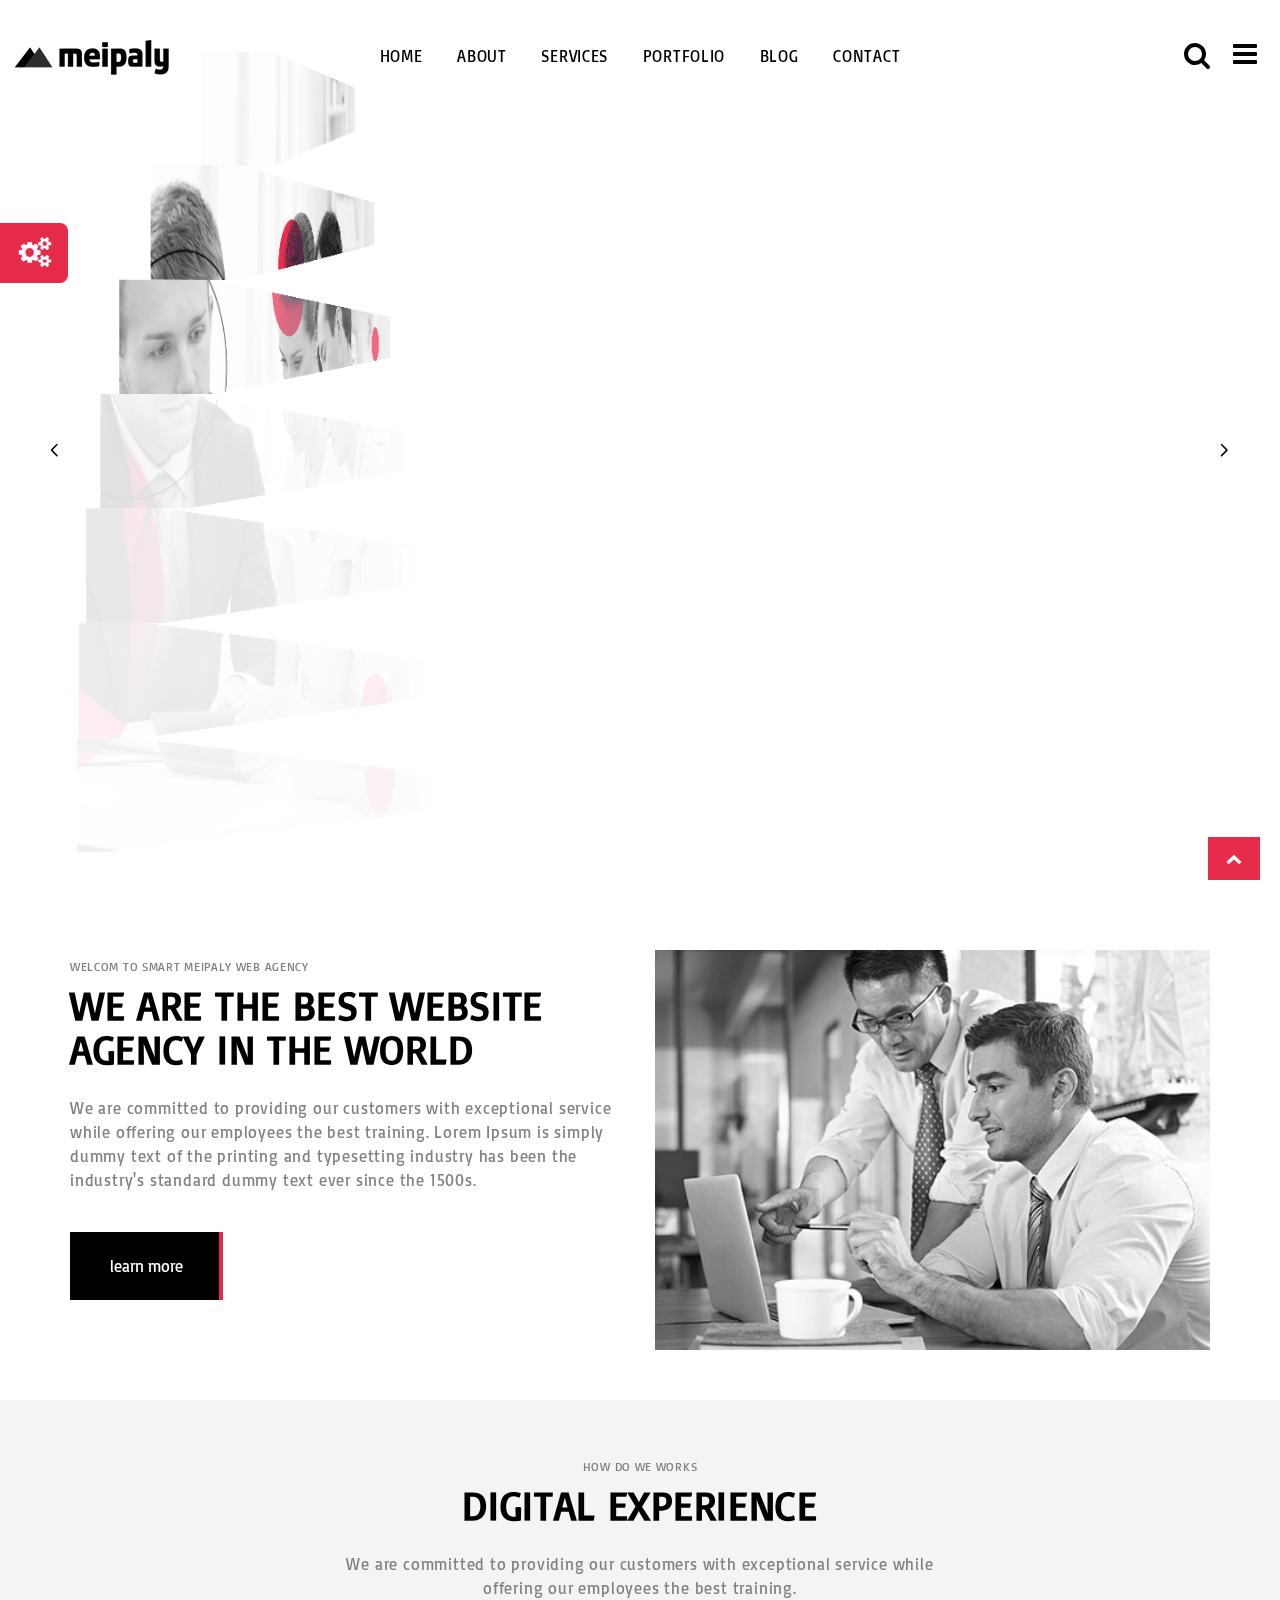
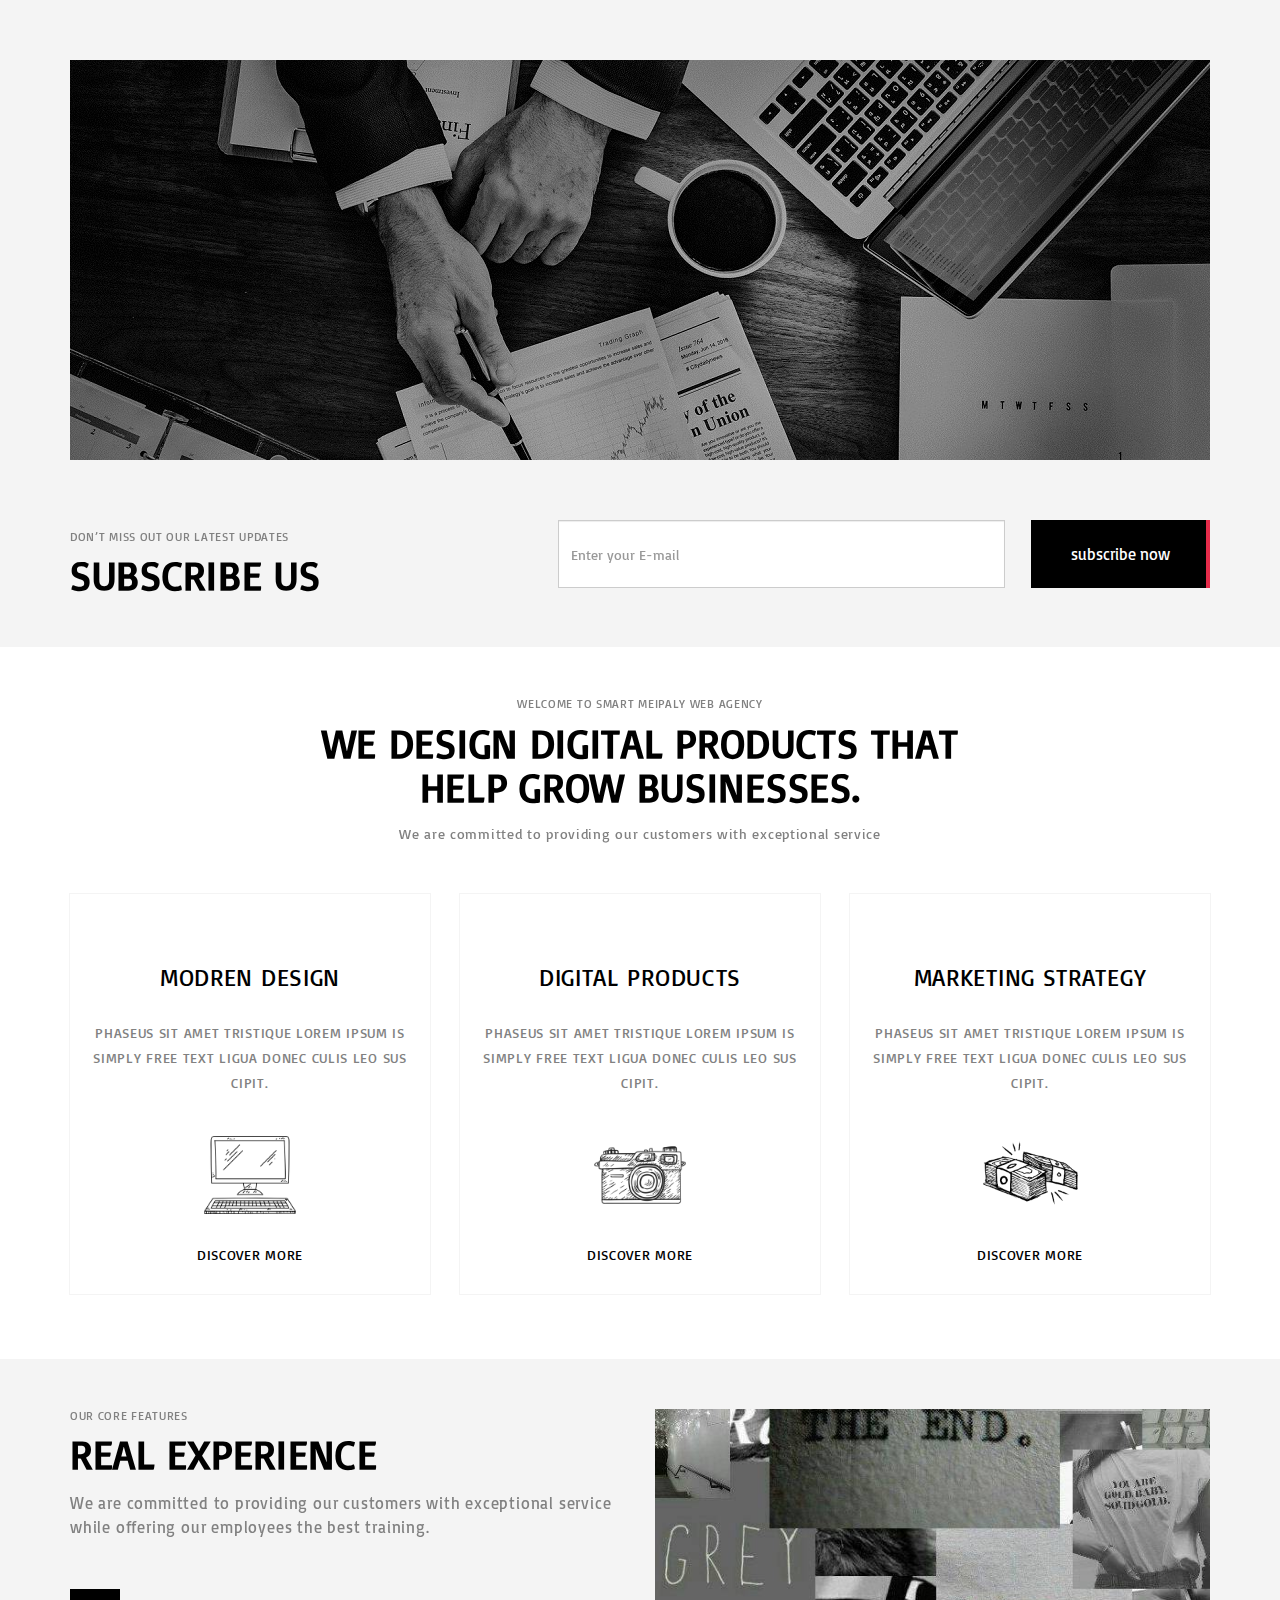
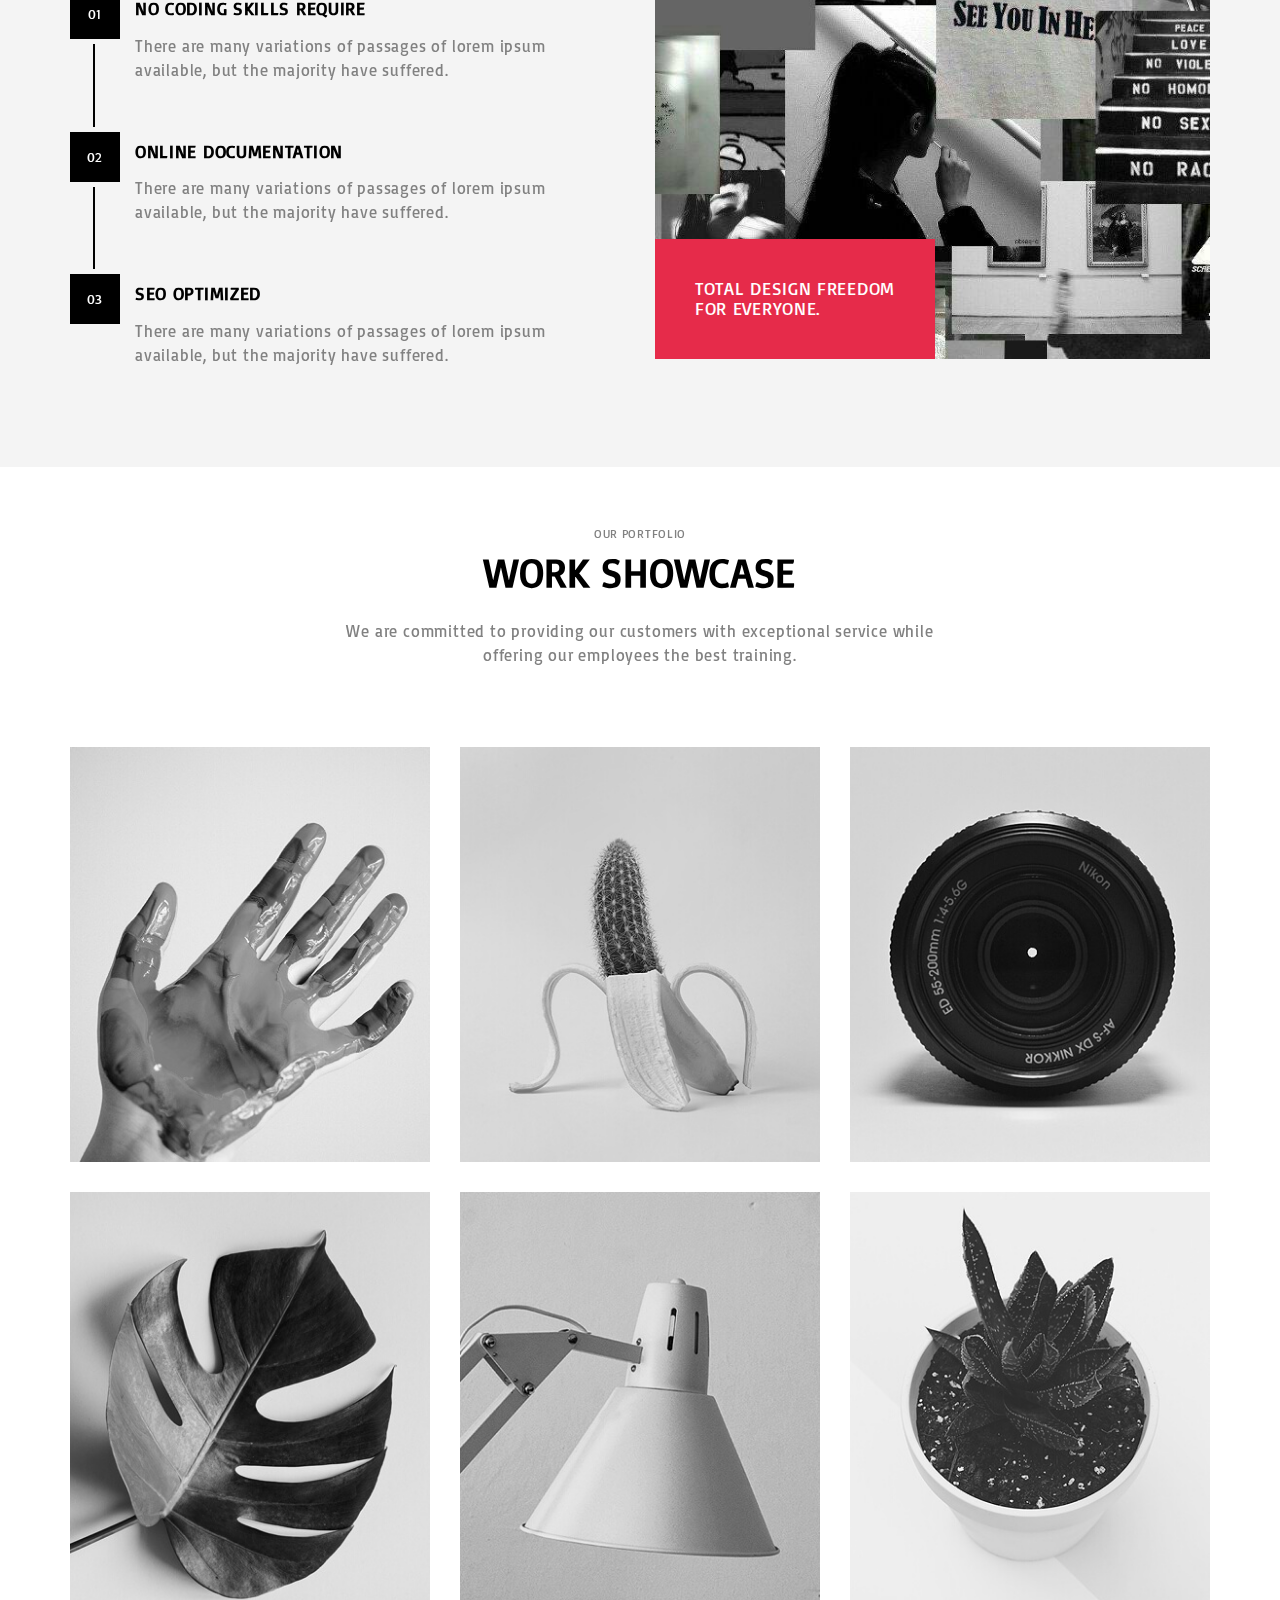
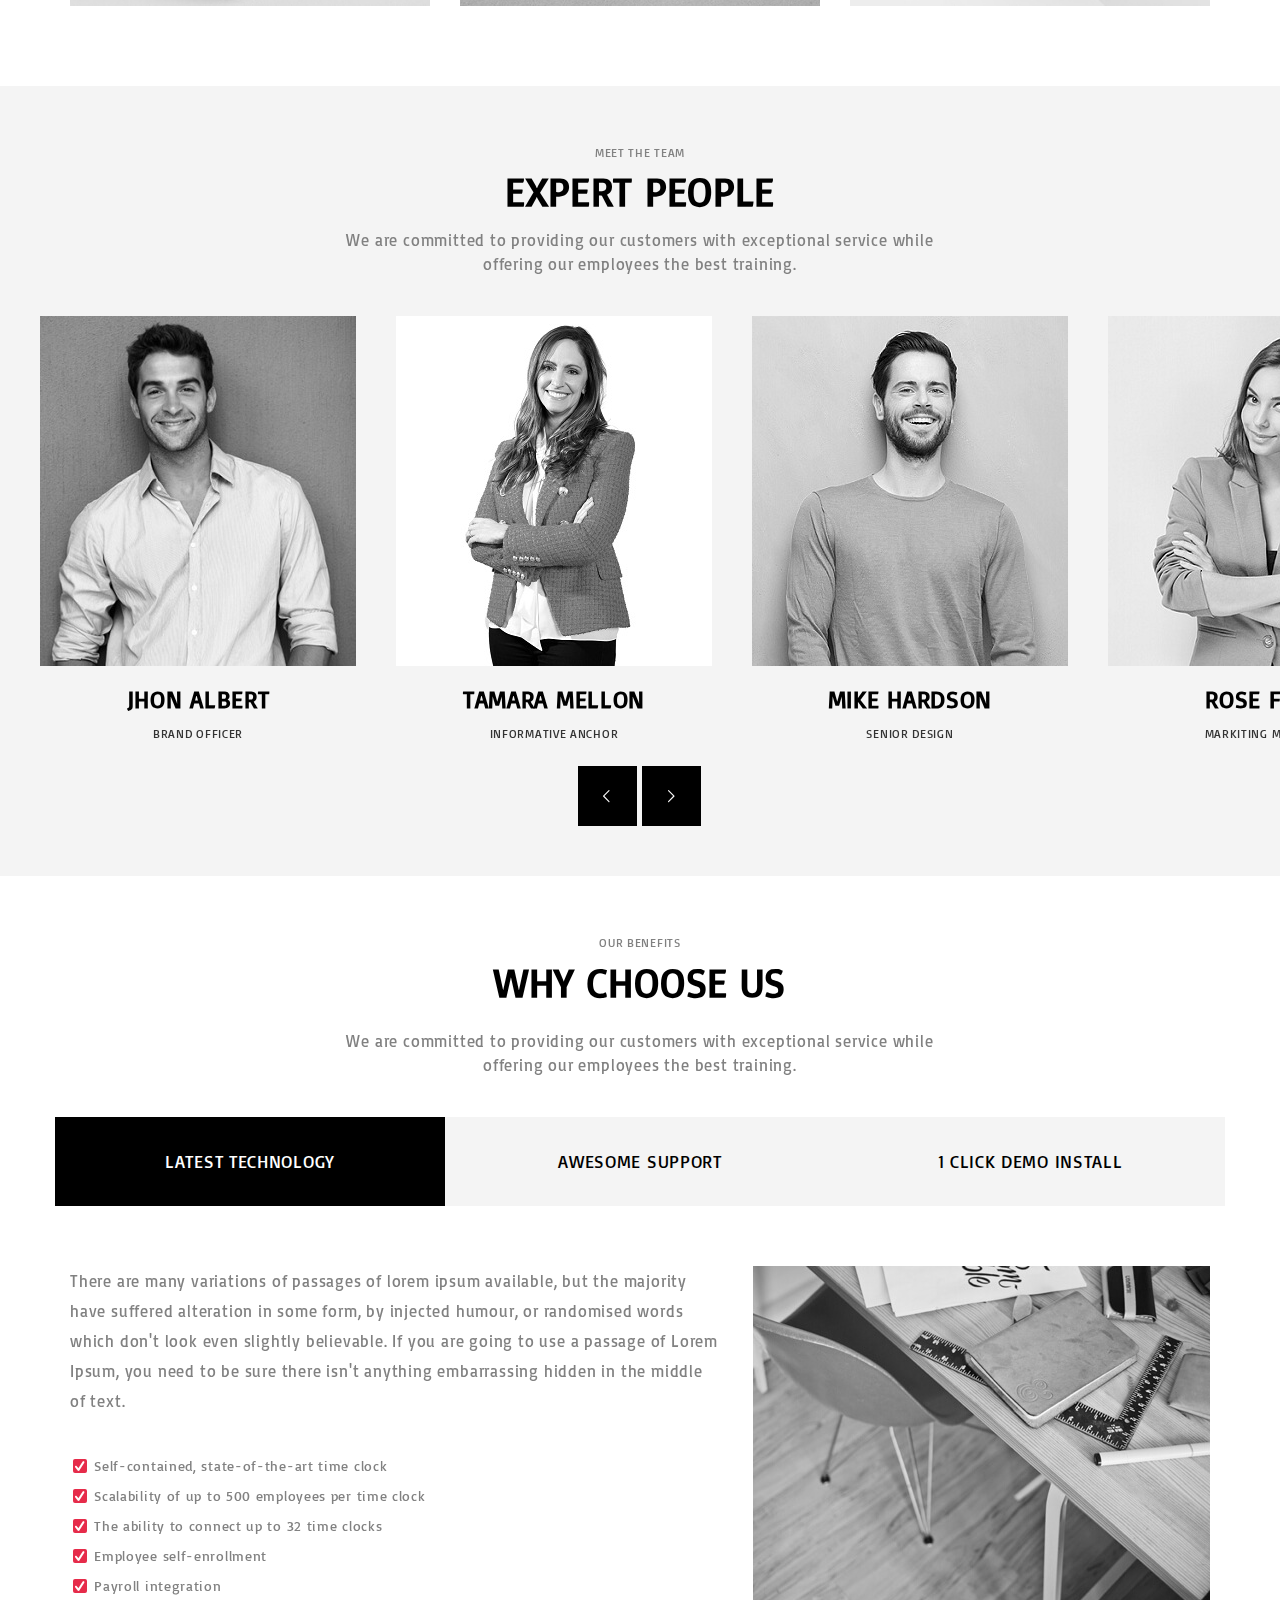
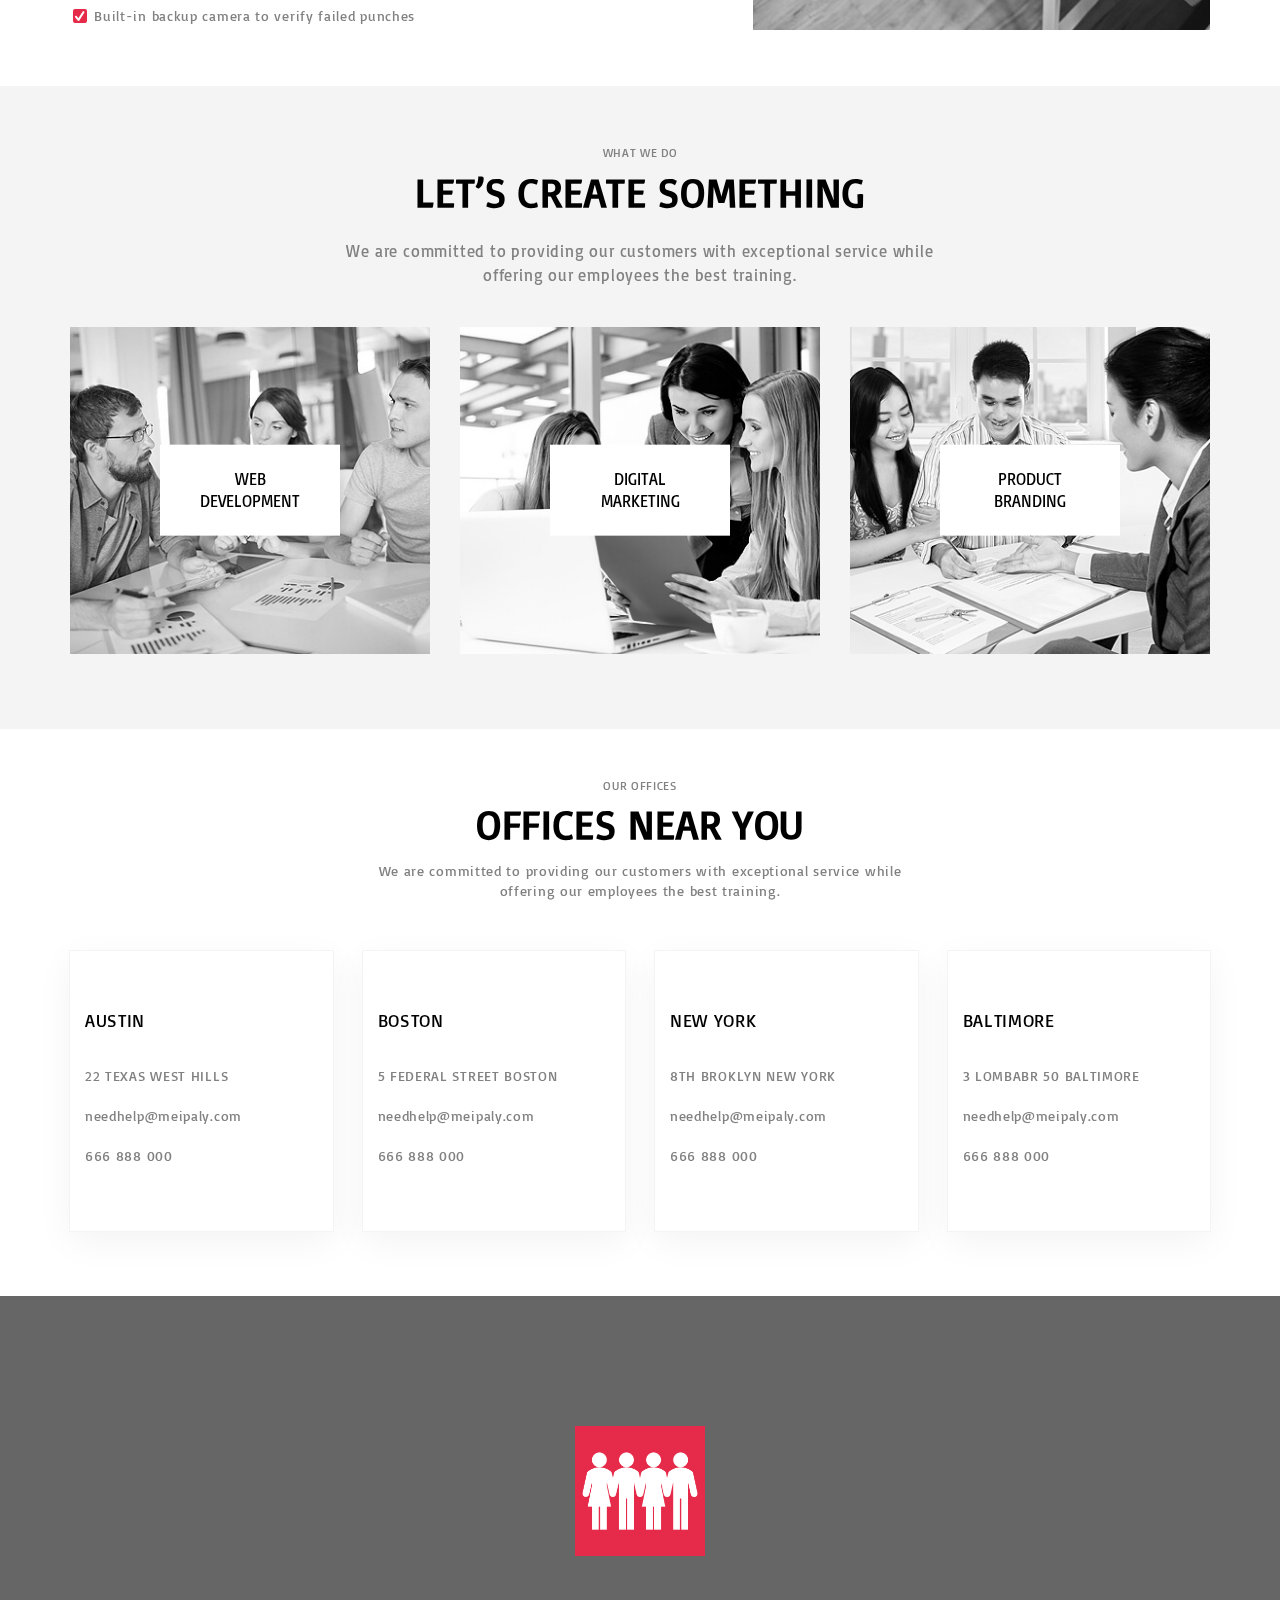
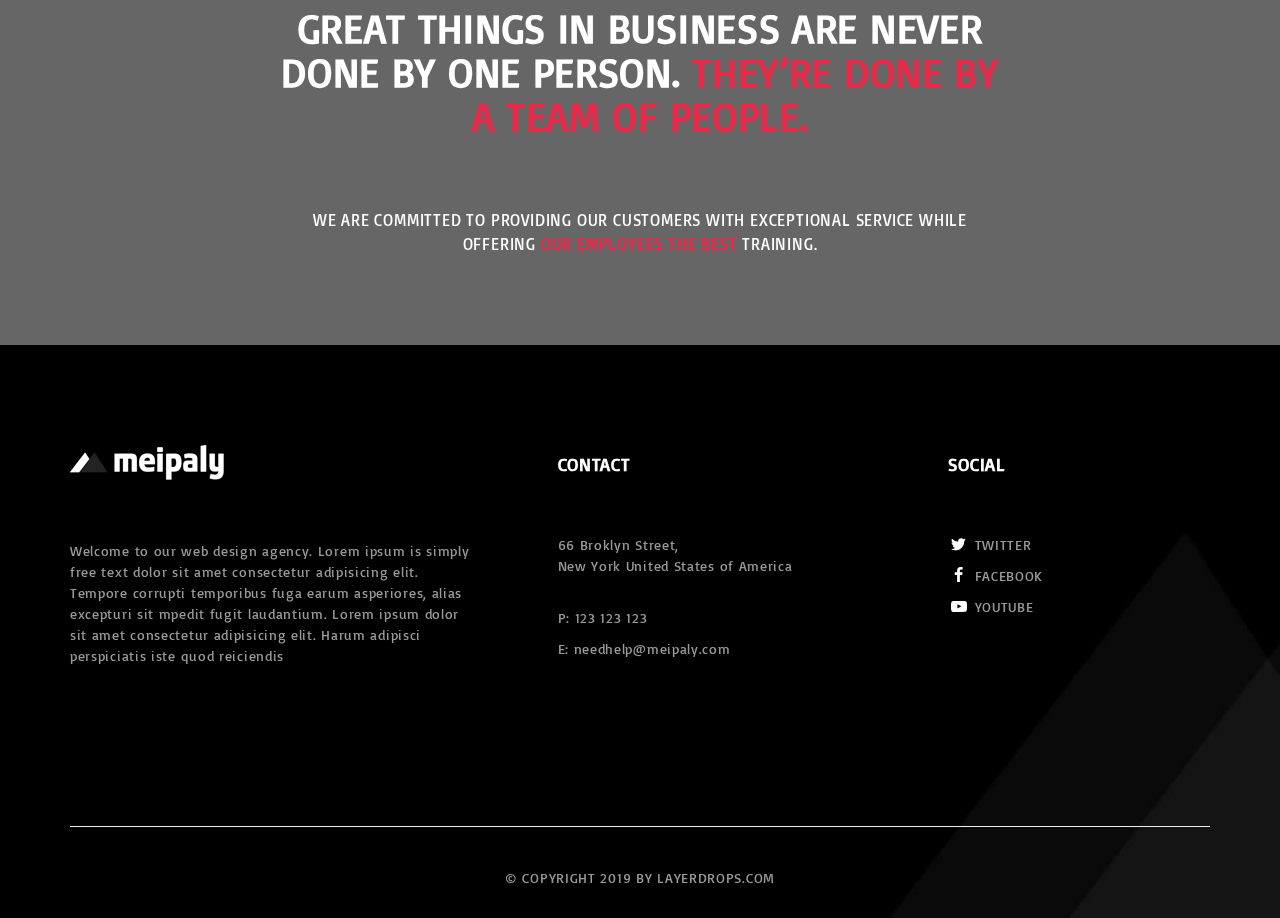
<file: index3.html>
<!--
templete-name: meiplay;
The owner of the templete: ahmed samy;
Template-version: 1.0.0;
Date created: 14/2/2020
-->
<!DOCTYPE html>
<html>
	<head>
		<meta charset="utf-8">
        <meta name="viewport" content="width=device-width, initial-scale=1.0">
		<title>Meiplay 3</title>
		<link rel="stylesheet" href="css/normaliz.min.css">
		<link rel="stylesheet" href="css/bootstrap.min.css">
		<link rel="stylesheet" href="css/settings.min.css">
		<link rel="stylesheet" href="css/fontello-icon.min.css">
		<link rel="stylesheet" href="https://fonts.googleapis.com/css?family=Basic&display=swap">
		<link rel="stylesheet" href="css/theme.css">
		<link rel="stylesheet" href="css/reset.css">
		<link rel="stylesheet" href="css/global.css">
		<link rel="stylesheet" href="css/style3.css">
		<link rel="stylesheet" href="css/responsive.css">
	</head>
	<body>
        
        <div class="loading"><!--loading-->
            <div class="loader"><!--loader-->
              <div class="loader__bar"></div><!--loader__bar-->
              <div class="loader__bar"></div><!--loader__bar-->
              <div class="loader__bar"></div><!--loader__bar-->
              <div class="loader__bar"></div><!--loader__bar-->
              <div class="loader__bar"></div><!--loader__bar-->
              <div class="loader__ball"></div><!--loader__ball-->
            </div><!--loader-->
        </div><!--loading-->
        
		<div class="to-up"><!--to-up-->
			<button class="custom-btn"><i class="demo-icon icon-up-open">&#xe826;</i></button>
		</div><!--to-up-->

		<div class="themes"><!--themes-->
			<div class="keyboard"><!--keyboard-->
				<h3 class="text-center text-uppercase">CHOOSE COLOR THEME</h3>
				<span class="color one" data-color="theme" data-this=".one"></span>
				<span class="color two" data-color="theme2" data-this=".two"></span>
				<span class="color three" data-color="theme3" data-this=".three"></span>
				<span class="color four" data-color="theme4" data-this=".four"></span>
				<span class="color five" data-color="theme5" data-this=".five"></span>
				<span class="color six" data-color="theme6" data-this=".six"></span>
				<span class="color seven" data-color="theme7" data-this=".seven"></span>
				<span class="color eight" data-color="theme8" data-this=".eight"></span>
			</div><!--keyboard-->
			<div class="icon"><!--icon-->
				<i class="demo-icon icon-cog-alt">&#xe804;</i>
			</div><!--icon-->
		</div><!--themes-->

		<header><!--header-->
			<nav><!--nav-->
				<div class="container-fluid"><!--container-fluid-->
					<div class="row"><!--row-->
						<div class="col-lg-2 col-md-2 col-xs-5 pull-left">
							<div class="logo"><!--logo-->
								<img src="photo/logo/logo black.png" alt="logo">
							</div><!--logo-->
						</div>
						
						<div class="col-lg-8 col-md-8 hidden-sm hidden-xs" style="padding: 0;">
							<div class="navb"><!--navb-->
								<ul class="list-unstyled text-uppercase text-center">
									<li class="drop">
										<a>home</a>
										<ul class="drop-down list-unstyled text-uppercase text-center">
											<li><a href="index.html">home"01</a></li>
											<li><a href="index2.html">home"02</a></li>
											<li><a href="index3.html">home"03</a></li>
										</ul>
									</li>
									<li>
										<a href="pages/about.html">about</a>
									</li>
									<li class="drop">
										<a>services</a>
										<ul class="drop-down list-unstyled text-uppercase text-center">
											<li><a href="pages/services.html">SERVICE</a></li>
											<li><a href="pages/service%20detail.html">SERVICE"DETAIL</a></li>
										</ul>
									</li>
									<li class="drop">
										<a>PORTFOLIO</a>
										<ul class="drop-down list-unstyled text-uppercase text-center">
											<li><a href="pages/portfolio.html">PORTFOLIO"V1</a></li>
											<li><a href="pages/portfolio2.html">PORTFOLIO"V2</a></li>
											<li><a href="pages/portfolio%20detail.html">PORTFOLIO"DETAIL</a></li>
										</ul>
									</li>
									<li class="drop">
										<a>BLOG</a>
										<ul class="drop-down list-unstyled text-uppercase text-center">
											<li><a href="pages/blog.html">BLOG"V1</a></li>
											<li><a href="pages/blog2.html">BLOG"V2</a></li>
											<li><a href="pages/blog3.html">BLOG"V3</a></li>
											<li><a href="pages/blog%20single.html">BLOG"single</a></li>
										</ul>
									</li>
									<li>
										<a href="pages/contact.html">CONTACT</a>
									</li>
								</ul>
							</div><!--navb-->
						</div>

						<div class="col-md-2 col-xs-4 pull-right">
							<div class="menu-search text-right"><!--menu-search-->

								<div class="overlay"><!--overlay-->
									<div class="off center-block"><!--off-->
										<i class="demo-icon icon-cancel">&#xe808;</i>
									</div><!--off-->
									<div class="search"><!--search-->
										<input type="search" class="form-control" placeholder="SEARCH HERE...">
										<button><i class="demo-icon icon-search">&#xe823;</i></button>
									</div><!--search-->
								</div><!--overlay-->

								<div class="menu"><!--menu-->
									<div class="social"><!--social-->
										<span class=" text-uppercase"><a href="#"><i class="demo-icon icon-twitter">&#xf309;</i>twitter</a></span>
										<span class=" text-uppercase"><a href="#"><i class="demo-icon icon-facebook">&#xf09a;</i>facebook</a></span>
										<span class=" text-uppercase"><a href="#"><i class="demo-icon icon-youtube-play">&#xf16a;</i>youtube</a></span>
										<br>
										<div class="off center-block"><!--off-->
											<i class="demo-icon icon-cancel">&#xe808;</i>
										</div><!--off-->
									</div><!--social-->
									<ul class="list-unstyled text-uppercase text-center main"><!--main-->
										<li class="drop-menu" data-fade=".one-drop"><!--drop-menu-->
											<a>home <span class="caret"></span></a>
											<ul class="drop-down one-drop list-unstyled text-uppercase text-center">
												<li><a href="index.html">home"01</a></li>
												<li><a href="index2.html">home"02</a></li>
												<li><a href="index3.html">home"03</a></li>
											</ul>
										</li><!--drop-menu-->
										<li>
											<a href="pages/about.html">about</a>
										</li>
										<li class="drop-menu" data-fade=".two-drop"><!--drop-menu-->
											<a>services <span class="caret"></span></a>
											<ul class="drop-down two-drop list-unstyled text-uppercase text-center">
												<li><a href="pages/services.html">SERVICE</a></li>
												<li><a href="pages/service%20detail.html">SERVICE"DETAIL</a></li>
											</ul>
										</li><!--drop-menu-->
										<li class="drop-menu" data-fade=".three-drop"><!--drop-menu-->
											<a>PORTFOLIO <span class="caret"></span></a>
											<ul class="drop-down three-drop list-unstyled text-uppercase text-center">
												<li><a href="pages/portfolio.html">PORTFOLIO"V1</a></li>
												<li><a href="pages/portfolio2.html">PORTFOLIO"V2</a></li>
												<li><a href="pages/portfolio%20detail.html">PORTFOLIO"DETAIL</a></li>
											</ul>
										</li><!--drop-menu-->
										<li class="drop-menu" data-fade=".four-drop"><!--drop-menu-->
											<a>BLOG <span class="caret"></span></a>
											<ul class="drop-down four-drop list-unstyled text-uppercase text-center">
												<li><a href="pages/blog.html">BLOG"V1</a></li>
												<li><a href="pages/blog2.html">BLOG"V2</a></li>
												<li><a href="pages/blog3.html">BLOG"V3</a></li>
												<li><a href="pages/blog%20single.html">BLOG"single</a></li>
											</ul>
										</li><!--drop-menu-->
										<li class="li">
											<a href="pages/contact.html">CONTACT</a>
										</li>
									</ul><!--main-->
								</div><!--menu-->

								<i class="demo-icon icon-search">&#xe823;</i>
								<i class="demo-icon icon-menu">&#xf0c9;</i>
							</div><!--menu-search-->
						</div>						
					</div><!--row-->
				</div><!--container-fluid-->
			</nav><!--nav-->

			<div class="tp-bannercontainer"><!--slider-revolution-->

				<div class="tp-leftarrow tparrows default hidearrows">
					<i class="demo-icon icon-left-open-big">&#xe80d;</i>
				</div>

				<div class="tp-rightarrow tparrows default hidearrows">
					<i class="demo-icon icon-right-open-big">&#xe80c;</i>
				</div>

				<section class="tp-banner"><!--banner-->
					<ul>
						<!--grid 1-->
						<li
						data-transition="random-premium"
						data-slotamount="7"
						data-masterspeed="1500">
							<img
							src="photo/cover/slider/2_3_73707f2eb731a1d90347f84605ba098c.jpg"
							alt="cover1"
							>
							<!--caption 1-->
							<div class="tp-caption text-uppercase finewide_small_white lft stt"
							data-x="center"
							data-y="230"

							data-start="2500"
							data-speed="500"
							data-easing="Power2.easeIn"

							data-end="50000"
							data-endspeed="200"
							data-endeasing="Power1.easeIn"
							>smart web AGANCY
							</div><!--caption 1-->

							<!--caption 2-->
							<div class="tp-caption text-uppercase boldwide_medium_white sfb stb"
							data-x="center"
							data-y="285"

							data-start="2500"
							data-speed="500"
							data-easing="Power2.easeIn"

							data-end="50000"
							data-endspeed="200"
							data-endeasing="Power1.easeIn"
							>design agancy
							</div><!--caption 2-->

							<!--caption 3-->
							<div class="tp-caption text-uppercase boldwide_large_white sfb stb"
							data-x="center"
							data-y="350"

							data-start="2500"
							data-speed="500"
							data-easing="Power2.easeIn"

							data-end="50000"
							data-endspeed="200"
							data-endeasing="Power1.easeIn"
							>welcome to meiplay.
							</div><!--caption 3-->

							<!--caption 4-->
							<div class="tp-caption text-uppercase sfb stb"
							data-x="center"
							data-y="430"

							data-start="2500"
							data-speed="500"
							data-easing="Power2.easeIn"

							data-end="50000"
							data-endspeed="200"
							data-endeasing="Power1.easeIn"
							><button class="custom-btn">
								<a href="#">discover more</a>
							</button>
							</div><!--caption 4-->
						</li><!--grid 1-->

						<!--grid 2-->
						<li
						data-transition="random-premium"
						data-slotamount="7"
						data-masterspeed="1500">
							<img
							src="photo/cover/slider/2_1_80797a2b3fa92363190e51d577e21b7e.jpg"
							alt="cover2"
							>
							<!--caption 1-->
							<div class="tp-caption text-uppercase finewide_small_white lft stt"
							data-x="center"
							data-y="230"

							data-start="2500"
							data-speed="500"
							data-easing="Power2.easeIn"

							data-end="50000"
							data-endspeed="200"
							data-endeasing="Power1.easeIn"
							>smart web AGANCY
							</div><!--caption 1-->

							<!--caption 2-->
							<div class="tp-caption text-uppercase boldwide_medium_white sfb stb"
							data-x="center"
							data-y="285"

							data-start="2500"
							data-speed="500"
							data-easing="Power2.easeIn"

							data-end="50000"
							data-endspeed="200"
							data-endeasing="Power1.easeIn"
							>design agancy
							</div><!--caption 2-->

							<!--caption 3-->
							<div class="tp-caption text-uppercase boldwide_large_white sfb stb"
							data-x="center"
							data-y="350"

							data-start="2500"
							data-speed="500"
							data-easing="Power2.easeIn"

							data-end="50000"
							data-endspeed="200"
							data-endeasing="Power1.easeIn"
							>welcome to meiplay.
							</div><!--caption 3-->

							<!--caption 4-->
							<div class="tp-caption text-uppercase sfb stb"
							data-x="center"
							data-y="430"

							data-start="2500"
							data-speed="500"
							data-easing="Power2.easeIn"

							data-end="50000"
							data-endspeed="200"
							data-endeasing="Power1.easeIn"
							><button class="custom-btn">
								<a href="#">discover more</a>
							</button>
							</div><!--caption 4-->
						</li><!--grid 2-->

						<!--grid 3-->
						<li
						data-transition="random-premium"
						data-slotamount="7"
						data-masterspeed="1500">
							<img
							src="photo/cover/slider/PicsArt_02-06-06.11.11.jpg"
							alt="cover3"
							>

							<!--caption 1-->
							<div class="tp-caption text-uppercase finewide_small_white lft stt"
							data-x="center"
							data-y="230"

							data-start="2500"
							data-speed="500"
							data-easing="Power2.easeIn"

							data-end="50000"
							data-endspeed="200"
							data-endeasing="Power1.easeIn"
							>smart web AGANCY
							</div><!--caption 1-->

							<!--caption 2-->
							<div class="tp-caption text-uppercase boldwide_medium_white sfb stb"
							data-x="center"
							data-y="285"

							data-start="2500"
							data-speed="500"
							data-easing="Power2.easeIn"

							data-end="50000"
							data-endspeed="200"
							data-endeasing="Power1.easeIn"
							>design agancy
							</div><!--caption 2-->

							<!--caption 3-->
							<div class="tp-caption text-uppercase boldwide_large_white sfb stb"
							data-x="center"
							data-y="350"

							data-start="2500"
							data-speed="500"
							data-easing="Power2.easeIn"

							data-end="50000"
							data-endspeed="200"
							data-endeasing="Power1.easeIn"
							>welcome to meiplay.
							</div><!--caption 3-->

							<!--caption 4-->
							<div class="tp-caption text-uppercase sfb stb"
							data-x="center"
							data-y="430"

							data-start="2500"
							data-speed="500"
							data-easing="Power2.easeIn"

							data-end="50000"
							data-endspeed="200"
							data-endeasing="Power1.easeIn"
							>
							<button class="custom-btn">
								<a href="#">discover more</a>
							</button>
							</div><!--caption 4-->

						</li><!--grid 3-->
					</ul>
				</section><!--banner-->
			</div><!--slider-revolution-->
		</header>

		<div class="the-best"><!--the-best-->
			<div class="container"><!--container-->
				<div class="row"><!--row-->

					<div class="col-md-6 col-xs-12">
						<div class="text"><!--text-->
							<h6 class="uppercase">WELCOM TO SMART MEIPALY WEB AGENCY</h6>
							<h2 class="uppercase">WE ARE THE BEST WEBSITE AGENCY IN THE WORLD</h2>
							<p class="p-r">We are committed to providing our customers with exceptional service while offering our employees the best training. Lorem Ipsum is simply dummy text of the printing and typesetting industry has been the industry's standard dummy text ever since the 1500s.</p>
							<button class="custom-btn"><a href="#">learn more</a></button>
						</div><!--text-->
					</div>

					<div class="col-md-6 col-xs-12">
						<div class="photo"><!--photo--></div><!--photo-->
					</div>
					
				</div><!--row-->
			</div><!--container-->
		</div><!--the-best-->

		<div class="subscribe"><!--subscribe-->
			<div class="container"><!--container-->
				<h6 class="text-center text-uppercase">HOW DO WE WORKS</h6>
				<h2 class="text-center text-uppercase">DIGITAL EXPERIENCE</h2>
				<p class="text-center p-r">We are committed to providing our customers with exceptional service while<br>offering our employees the best training.</p>
				<div class="cover"><!--cover--></div><!--cover-->
				<div class="sub"><!--sub-->
					<div class="row">
							<br>
							<br>
							<br>
						<div class="col-md-5 col-xs-12 fix">
							<h6>DON’T MISS OUT OUR LATEST UPDATES</h6>
							<h2>SUBSCRIBE US</h2>
						</div>
						<div class="col-md-7 col-xs-12">
							<input class="form-control pull-left" type="text" placeholder="Enter your E-mail">
							<button class="custom-btn pull-right"><a href="pages/contact.html">subscribe now</a></button>
						</div>
					</div>
				</div><!--sub-->
			</div><!--container-->
		</div><!--subscribe-->

		<div class="product"><!--product-->
			<div class="container"><!--container-->
				<h6 class="text-center text-uppercase">WELCOME TO SMART MEIPALY WEB AGENCY</h6>
				<h2 class="text-center text-uppercase">WE DESIGN DIGITAL PRODUCTS THAT<br> HELP GROW BUSINESSES.</h2>
				<p class="text-center">We are committed to providing our customers with exceptional service</p>
				<div class="row"><!--row-->
					<div class="col-md-4 col-sm-6 col-xs-12">
						<div class="pro"><!--pro-->
							<h3 class="text-center text-uppercase">MODREN DESIGN</h3>
							<p class="text-center text-uppercase">Phaseus sit amet tristique lorem ipsum is simply free text ligua donec culis leo sus cipit.</p>
							<img src="photo/product/32b3b35326458cdcb99b58e58fa98abb-computer-sketch.png" alt="MODREN DESIGN" class="center-block">
							<div class="text-center"><a href="pages/service%20detail.html" class="text-uppercase">DISCOVER MORE</a></div>
						</div><!--pro-->
					</div>

					<div class="col-md-4 col-sm-6 col-xs-12">
						<div class="pro"><!--pro-->
							<h3 class="text-center text-uppercase">DIGITAL PRODUCTS</h3>
							<p class="text-center text-uppercase">Phaseus sit amet tristique lorem ipsum is simply free text ligua donec culis leo sus cipit.</p>
							<img src="photo/product/831321_painting_512x512.png" alt="DIGITAL PRODUCTS" class="center-block">
							<div class="text-center"><a href="pages/service%20detail.html" class="text-uppercase">DISCOVER MORE</a></div>
						</div><!--pro-->
					</div>

					<div class="col-md-4 col-sm-6 col-xs-12">
						<div class="pro"><!--pro-->
							<h3 class="text-center text-uppercase">MARKETING STRATEGY</h3>
							<p class="text-center text-uppercase">Phaseus sit amet tristique lorem ipsum is simply free text ligua donec culis leo sus cipit.</p>
							<img src="photo/product/marketing-strategy-1930524-1635170.png" alt="MARKETING STRATEGY" class="center-block">
							<div class="text-center"><a href="pages/service%20detail.html" class="text-uppercase">DISCOVER MORE</a></div>
						</div><!--pro-->
					</div>
				</div><!--row-->
			</div><!--container-->
		</div><!--product-->

		<div class="exeperience"><!--exeperience-->
			<div class="container"><!--container-->
				<div class="row"><!--row-->
					<div class="col-md-6 col-xs-12">
						<div class="text"><!--text-->
							<div class="header"><!--header-->
								<h6 class="text-uppercase">OUR CORE FEATURES</h6>
								<h2 class="text-uppercase">REAL EXPERIENCE</h2>
								<p class="p-r">We are committed to providing our customers with exceptional service while offering our employees the best training.</p>
							</div><!--header-->
							<div class="content"><!--content-->
								<div class="time-line"><!--time-line-->
									<div class="one count"><!--one count-->
										<div class="one-time time pull-left">01</div><!--time-->
										<div class="one-labell labell pull-right"><!--labell-->
											<h4 class="text-uppercase">NO CODING SKILLS REQUIRE</h4>
											<p class="p-r">There are many variations of passages of lorem ipsum available, but the majority have suffered.</p>
										</div><!--labell-->
									</div><!--one count-->

									<div class="two count"><!--two count-->
										<div class="two-time time pull-left">02</div><!--time-->
										<div class="two-labell labell pull-right"><!--labell-->
											<h4 class="text-uppercase">ONLINE DOCUMENTATION</h4>
											<p class="p-r">There are many variations of passages of lorem ipsum available, but the majority have suffered.</p>
										</div><!--labell-->
									</div><!--two count-->

									<div class="three count">
										<div class="three-time time pull-left">03</div><!--time-->
										<div class="three-labell labell pull-right"><!--labell-->
											<h4 class="text-uppercase">SEO OPTIMIZED</h4>
											<p class="p-r">There are many variations of passages of lorem ipsum available, but the majority have suffered.</p>
										</div><!--labell-->
									</div>
								</div><!--time-line-->
							</div><!--content-->
						</div><!--text-->
					</div>

					<div class="col-md-6 col-xs-12">
						<div class="photo"><!--photo-->
							<div class="overflow"><!--overflow-->
								<h4 class="text-uppercase">TOTAL DESIGN FREEDOM<br>FOR EVERYONE.</h4>
							</div><!--overflow-->
						</div><!--photo-->
					</div>
				</div><!--row-->
			</div><!--container-->
		</div><!--exeperience-->
        
        		<div class="showcase"><!--showcase-->
			<div class="container"><!--container-->
				<h6 class="text-center text-uppercase">OUR PORTFOLIO</h6>
				<h2 class="text-center text-uppercase">WORK SHOWCASE</h2>
				<p class="text-center p-r">We are committed to providing our customers with exceptional service while<br>offering our employees the best training.</p>
				<div class="row"><!--row-->
					<div class="col-lg-4 col-sm-6 col-xs-12">
						<div class="feat"><!--feat-->
							<div class="image"><!--image-->
								<img src="photo/work show/1.jpg" alt="GRAPHIC">
							</div><!--image-->
							<div class="overlay"><!--overlay-->
								<h5 class="text-uppercase fade"><a href="#">graphic</a></h5>
								<h3 class="text-uppercase fade"><a href="pages/portfolio%20detail.html">design styles</a></h3>
							</div><!--overlay-->
						</div><!--feat-->
					</div>

					<div class="col-lg-4 col-sm-6 col-xs-12">
						<div class="feat"><!--feat-->
							<div class="image"><!--image-->
								<img src="photo/work show/2.jpg" alt="GRAPHIC">
							</div><!--image-->
							<div class="overlay"><!--overlay-->
								<h5 class="text-uppercase fade"><a href="#">graphic</a></h5>
								<h3 class="text-uppercase fade"><a href="pages/portfolio%20detail.html">design styles</a></h3>
							</div><!--overlay-->
						</div><!--feat-->
					</div>

					<div class="col-lg-4 col-sm-6 col-xs-12">
						<div class="feat"><!--feat-->
							<div class="image"><!--image-->
								<img src="photo/work show/3.jpg" alt="GRAPHIC">
							</div><!--image-->
							<div class="overlay"><!--overlay-->
								<h5 class="text-uppercase fade"><a href="#">graphic</a></h5>
								<h3 class="text-uppercase fade"><a href="pages/portfolio%20detail.html">design styles</a></h3>
							</div><!--overlay-->
						</div><!--feat-->
					</div>

					<div class="col-lg-4 col-sm-6 col-xs-12">
						<div class="feat"><!--feat-->
							<div class="image"><!--image-->
								<img src="photo/work show/4.jpg" alt="GRAPHIC">
							</div><!--image-->
							<div class="overlay"><!--overlay-->
								<h5 class="text-uppercase fade"><a href="#">graphic</a></h5>
								<h3 class="text-uppercase fade"><a href="pages/portfolio%20detail.html">design styles</a></h3>
							</div><!--overlay-->
						</div><!--feat-->
					</div>

					<div class="col-lg-4 col-sm-6 col-xs-12">
						<div class="feat"><!--feat-->
							<div class="image"><!--image-->
								<img src="photo/work show/5.jpg" alt="GRAPHIC">
							</div><!--image-->
							<div class="overlay"><!--overlay-->
								<h5 class="text-uppercase fade"><a href="#">graphic</a></h5>
								<h3 class="text-uppercase fade"><a href="pages/portfolio%20detail.html">design styles</a></h3>
							</div><!--overlay-->
						</div><!--feat-->
					</div>

					<div class="col-lg-4 col-sm-6 col-xs-12">
						<div class="feat"><!--feat-->
							<div class="image"><!--image-->
								<img src="photo/work show/6.jpg" alt="GRAPHIC">
							</div><!--image-->
							<div class="overlay"><!--overlay-->
								<h5 class="text-uppercase fade"><a href="#">graphic</a></h5>
								<h3 class="text-uppercase fade"><a href="pages/portfolio%20detail.html">design styles</a></h3>
							</div><!--overlay-->
						</div><!--feat-->
					</div>
				</div><!--row-->
			</div><!--container-->
		</div><!--showcase-->

		<div class="people"><!--people-->
			<h6 class="text-center text-uppercase">MEET THE TEAM</h6>
			<h2 class="text-center text-uppercase">EXPERT PEOPLE</h2>
			<p class="p-r text-center">We are committed to providing our customers with exceptional service while<br>offering our employees the best training.</p>
			<div class="main"><!--main-->
				<section class="to-left"><!--to-left-->

						<div class="child one"><!--child one-->
							<div class="cover"><!--cover-->
								<img src="photo/people animation/5_f5ad6f61a1f061db325d75a3fff4fb5f.jpg" alt="jhon albert">
								<div class="overlay"><!--overlay-->
									<span class="text-uppercase animate first">facebook</span>
									<span class="text-uppercase animate second">twitter</span>
									<span class="text-uppercase animate third">youtube</span>
									<button class="text-uppercase animate fourty custom-btn"><a href="#">learn more</a></button>
								</div><!--overlay-->
							</div><!--cover-->
							<div class="text-center">
								<h3 class=" text-uppercase">jhon albert</h3>
								<span class="text-uppercase span h6">brand officer</span>
							</div>
						</div><!--child one-->
						
						<div class="child two"><!--child two-->
							<div class="cover"><!--cover-->
								<img src="photo/people animation/jana.jpg" alt="Tamara Mellon">
								<div class="overlay"><!--overlay-->
									<span class="text-uppercase animate first">facebook</span>
									<span class="text-uppercase animate second">twitter</span>
									<span class="text-uppercase animate third">youtube</span>
									<button class="text-uppercase animate fourty custom-btn"><a href="#">learn more</a></button>
								</div><!--overlay-->
							</div><!--cover-->
							<div class="text-center">
								<h3 class=" text-uppercase">Tamara Mellon</h3>
								<span class="text-uppercase span h6">Informative anchor</span>
							</div>
						</div><!--child two-->

						<div class="child three"><!--child three-->
							<div class="cover"><!--cover-->
								<img src="photo/people animation/3_395d9298983b426389da850175426e83.jpg" alt="mike hardson">
								<div class="overlay"><!--overlay-->
									<span class="text-uppercase animate first">facebook</span>
									<span class="text-uppercase animate second">twitter</span>
									<span class="text-uppercase animate third">youtube</span>
									<button class="text-uppercase animate fourty custom-btn"><a href="#">learn more</a></button>
								</div><!--overlay-->
							</div><!--cover-->
							<div class="text-center">
								<h3 class=" text-uppercase">mike hardson</h3>
								<span class="text-uppercase span h6">senior design</span>
							</div>
						</div><!--child three-->

						<div class="child four"><!--child four-->
							<div class="cover"><!--cover-->
								<img src="photo/people animation/4_fc8698e31091108ac29f3454c5b75119.jpg" alt="rose ford">
								<div class="overlay"><!--overlay-->
									<span class="text-uppercase animate first">facebook</span>
									<span class="text-uppercase animate second">twitter</span>
									<span class="text-uppercase animate third">youtube</span>
									<button class="text-uppercase animate fourty custom-btn"><a href="#">learn more</a></button>
								</div><!--overlay-->
							</div><!--cover-->
							<div class="text-center">
								<h3 class=" text-uppercase">rose ford</h3>
								<span class="text-uppercase span h6">markiting manager</span>
							</div>
						</div><!--child four-->

						<div class="child five"><!--child five-->
							<div class="cover"><!--cover-->
								<img src="photo/people animation/1 (3).jpg">
								<div class="overlay"><!--overlay-->
									<span class="text-uppercase animate first">facebook</span>
									<span class="text-uppercase animate second">twitter</span>
									<span class="text-uppercase animate third">youtube</span>
									<button class="text-uppercase animate fourty custom-btn"><a href="#">learn more</a></button>
								</div><!--overlay-->
							</div><!--cover-->
							<div class="text-center">
								<h3 class=" text-uppercase">kevin smith</h3>
								<span class="text-uppercase span h6">co founder</span>
							</div>
						</div><!--child five-->

						<div class="child six"><!--child six-->
							<div class="cover"><!--cover-->
								<img src="photo/people animation/4F3AA45900000578-6077571-image-a-1_1534744192148.jpg" alt="maia robert">
								<div class="overlay"><!--overlay-->
									<span class="text-uppercase animate first">facebook</span>
									<span class="text-uppercase animate second">twitter</span>
									<span class="text-uppercase animate third">youtube</span>
									<button class="text-uppercase animate fourty custom-btn"><a href="#">learn more</a></button>
								</div><!--overlay-->
							</div><!--cover-->
							<div class="text-center">
								<h3 class=" text-uppercase">maia robert</h3>
								<span class="text-uppercase span h6">office manager</span>
							</div>
						</div><!--child six-->

						<div class="child seven"><!--child seven-->
							<div class="cover"><!--cover-->
								<img src="photo/people animation/headshots-18.jpg" alt="Jimmy Choo">
								<div class="overlay"><!--overlay-->
									<span class="text-uppercase animate first">facebook</span>
									<span class="text-uppercase animate second">twitter</span>
									<span class="text-uppercase animate third">youtube</span>
									<button class="text-uppercase animate fourty custom-btn"><a href="#">learn more</a></button>
								</div><!--overlay-->
							</div><!--cover-->
							<div class="text-center">
								<h3 class=" text-uppercase">Jimmy Choo</h3>
								<span class="text-uppercase span h6">app markiting</span>
							</div>
						</div><!--child seven-->

						<div class="child eight"><!--child eight-->
							<div class="cover"><!--cover-->
								<img src="photo/people animation/2 (3).jpg" alt="jessica brown">
								<div class="overlay"><!--overlay-->
									<span class="text-uppercase animate first">facebook</span>
									<span class="text-uppercase animate second">twitter</span>
									<span class="text-uppercase animate third">youtube</span>
									<button class="text-uppercase animate fourty custom-btn"><a href="#">learn more</a></button>
								</div><!--overlay-->
							</div><!--cover-->
							<div class="text-center">
								<h3 class=" text-uppercase">jessica brown</h3>
								<span class="text-uppercase span h6">general manager</span>
							</div>
						</div><!--child eight-->

				</section><!--to-left-->
				<br>
				<div class="control"><!--control-->
					<div class="arrow left"><!--left-->
						<i class="demo-icon icon-left-open-big">&#xe80d;</i>
					</div><!--left-->
					<div class="arrow right"><!--right-->
						<i class="demo-icon icon-left-open-big">&#xe80c;</i>
					</div><!--right-->
				</div><!--control-->
			</div><!--main-->
		</div><!--people-->

		<div class="choose-us"><!--choose-us-->
			<div class="container"><!--container-->
				<h6 class="text-center text-uppercase">OUR BENEFITS</h6>
				<h2 class="text-center text-uppercase">WHY CHOOSE US</h2>
				<p class="text-center p-r">We are committed to providing our customers with exceptional service while<br>offering our employees the best training.</p>

				<div class="tabs"><!--tabs-->
					<div class="row"><!--row-->
						<div class="col-md-4 col-xs-12 item one active" data-navsection=".first-section">
							<h4 class="text-center text-uppercase">latest technology</h4>
						</div>
						<div class="col-md-4 col-xs-12 item two" data-navsection=".second-section">
							<h4 class="text-center text-uppercase">awesome support</h4>
						</div>
						<div class="col-md-4 col-xs-12 item three" data-navsection=".third-section">
							<h4 class="text-center text-uppercase">1 click demo install</h4>
						</div>
					</div><!--row-->
				</div><!--tabs-->

				<div class="parent"><!--parent-->
					<section class="section"><!--section-->
						<div class="row first-section active"><!--row-->
							<div class="col-md-7 col-xs-12">
								<div class="text"><!--text-->
									<p class="p-r">There are many variations of passages of lorem ipsum available, but the majority have suffered alteration in some form, by injected humour, or randomised words which don't look even slightly believable. If you are going to use a passage of Lorem Ipsum, you need to be sure there isn't anything embarrassing hidden in the middle of text.</p>

									<p class="feat"><!--feat-->
										<i class="demo-icon icon-check">&#xe807;</i> <span>Self-contained, state-of-the-art time clock</span>
									</p><!--feat-->
									<p class="feat"><!--feat-->
										<i class="demo-icon icon-check">&#xe807;</i> <span>Scalability of up to 500 employees per time clock</span>
									</p><!--feat-->
									<p class="feat"><!--feat-->
										<i class="demo-icon icon-check">&#xe807;</i> <span>The ability to connect up to 32 time clocks</span>
									</p><!--feat-->
									<p class="feat"><!--feat-->
										<i class="demo-icon icon-check">&#xe807;</i> <span>Employee self-enrollment</span>
									</p><!--feat-->
									<p class="feat"><!--feat-->
										<i class="demo-icon icon-check">&#xe807;</i> <span>Payroll integration</span>
									</p><!--feat-->
									<p class="feat"><!--feat-->
										<i class="demo-icon icon-check">&#xe807;</i> <span>Built-in backup camera to verify failed punches</span>
									</p><!--feat-->
								</div><!--text-->
							</div>

							<div class="col-md-5 col-xs-12">
								<div class="photo"><!--photo-->
									<img src="photo/choose us/c1_00c3e73127d4f9b06b1961220a2d7444.jpg" alt="LATEST TECHNOLOGY">
								</div><!--photo-->
							</div>
						</div><!--row-->

						<div class="row second-section"><!--row-->
							<div class="col-md-5 col-xs-12">
								<div class="photo"><!--photo-->
									<img src="photo/choose us/c2_5e99d6e2f06a950d77dc4c3acfbd1193.jpg" alt="AWESOME SUPPORT">
								</div><!--photo-->
							</div>
							<div class="col-md-7 col-xs-12">
								<div class="text"><!--text-->
									<p class="p-r">There are many variations of passages of lorem ipsum available, but the majority have suffered alteration in some form, by injected humour, or randomised words which don't look even slightly believable. If you are going to use a passage of Lorem Ipsum, you need to be sure there isn't anything embarrassing hidden in the middle of text.</p>

									<p class="feat"><!--feat-->
										<i class="demo-icon icon-check">&#xe807;</i> <span>Self-contained, state-of-the-art time clock</span>
									</p><!--feat-->
									<p class="feat"><!--feat-->
										<i class="demo-icon icon-check">&#xe807;</i> <span>Scalability of up to 500 employees per time clock</span>
									</p><!--feat-->
									<p class="feat"><!--feat-->
										<i class="demo-icon icon-check">&#xe807;</i> <span>The ability to connect up to 32 time clocks</span>
									</p><!--feat-->
									<p class="feat"><!--feat-->
										<i class="demo-icon icon-check">&#xe807;</i> <span>Employee self-enrollment</span>
									</p><!--feat-->
									<p class="feat"><!--feat-->
										<i class="demo-icon icon-check">&#xe807;</i> <span>Payroll integration</span>
									</p><!--feat-->
									<p class="feat"><!--feat-->
										<i class="demo-icon icon-check">&#xe807;</i> <span>Built-in backup camera to verify failed punches</span>
									</p><!--feat-->
								</div><!--text-->
							</div>
						</div><!--row-->

						<div class="row third-section"><!--row-->
							<div class="col-md-7 col-xs-12">
								<div class="text"><!--text-->
									<p class="p-r">There are many variations of passages of lorem ipsum available, but the majority have suffered alteration in some form, by injected humour, or randomised words which don't look even slightly believable. If you are going to use a passage of Lorem Ipsum, you need to be sure there isn't anything embarrassing hidden in the middle of text.</p>

									<p class="feat"><!--feat-->
										<i class="demo-icon icon-check">&#xe807;</i> <span>Self-contained, state-of-the-art time clock</span>
									</p><!--feat-->
									<p class="feat"><!--feat-->
										<i class="demo-icon icon-check">&#xe807;</i> <span>Scalability of up to 500 employees per time clock</span>
									</p><!--feat-->
									<p class="feat"><!--feat-->
										<i class="demo-icon icon-check">&#xe807;</i> <span>The ability to connect up to 32 time clocks</span>
									</p><!--feat-->
									<p class="feat"><!--feat-->
										<i class="demo-icon icon-check">&#xe807;</i> <span>Employee self-enrollment</span>
									</p><!--feat-->
									<p class="feat"><!--feat-->
										<i class="demo-icon icon-check">&#xe807;</i> <span>Payroll integration</span>
									</p><!--feat-->
									<p class="feat"><!--feat-->
										<i class="demo-icon icon-check">&#xe807;</i> <span>Built-in backup camera to verify failed punches</span>
									</p><!--feat-->
								</div><!--text-->
							</div>

							<div class="col-md-5 col-xs-12">
								<div class="photo"><!--photo-->
									<img src="photo/choose us/c3_6d984ff23ef3752966b9e677360e3b53.jpg" alt="1 CLICK DEMO INSTALL">
								</div><!--photo-->
							</div>
						</div><!--row-->

					</section><!--section-->
				</div><!--parent-->

			</div><!--container-->
		</div><!--choose-us-->

		<div class="some-thing"><!--some-thing-->
			<div class="container"><!--container-->
				<h6 class="text-center text-uppercase">WHAT WE DO</h6>
				<h2 class="text-center text-uppercase">LET’S CREATE SOMETHING</h2>
				<p class="text-center p-r">We are committed to providing our customers with exceptional service while<br>offering our employees the best training.</p>
				<div class="row"><!--row-->
					<div class="col-md-4 col-sm-6 col-xs-12">
						<div class="slider"><!--slider-->
							<img src="photo/some thing/6_84393872f6873580255b260fdf07d0b1.jpg" alt="web development">
							<div class="overlay"><!--overlay-->
							</div><!--overlay-->
                            <button class="text-uppercase custom-btn"><a href="#">web development</a></button>
						</div><!--slider-->
					</div>

					<div class="col-md-4 col-sm-6 col-xs-12">
						<div class="slider"><!--slider-->
							<img src="photo/some thing/7_b424a769a50dbe273f7d9ab4c43b4814.jpg" alt="digitAL marketing">
							<div class="overlay"><!--overlay-->
							</div><!--overlay-->
                            <button class="text-uppercase custom-btn"><a href="#">digitAL marketing</a></button>
						</div><!--slider-->
					</div>

					<div class="col-md-4 col-sm-6 col-xs-12">
						<div class="slider"><!--slider-->
							<img src="photo/some thing/8_150bfcf4a15c9ea6c98184d44557a9b7.jpg" alt="product branding">
							<div class="overlay"><!--overlay-->
							</div><!--overlay-->
                            <button class="text-uppercase custom-btn"><a href="#">product branding</a></button>
						</div><!--slider-->
					</div>
				</div><!--row-->
			</div><!--container-->
		</div><!--some-thing-->
        
		<div class="office"><!--office-->
			<div class="container"><!--container-->
				<h6 class="text-center text-uppercase">OUR OFFICES</h6>
				<h2 class="text-center text-uppercase">OFFICES NEAR YOU</h2>
				<p class="text-center">We are committed to providing our customers with exceptional service while<br>offering our employees the best training.</p>
				<div class="row"><!--row-->
					<div class="col-md-3 col-sm-6 col-xs-12">
						<div class="offer"><!--offer-->
							<h4 class="text-uppercase">AUSTIN</h4>
							<p class="text-uppercase">22 Texas West Hills<p>needhelp@meipaly.com<p>666 888 000</p>
						</div><!--offer-->
					</div>

					<div class="col-md-3 col-sm-6 col-xs-12">
						<div class="offer"><!--offer-->
							<h4 class="text-uppercase">BOSTON</h4>
							<p class="text-uppercase">5 Federal Street Boston<p>needhelp@meipaly.com<p>666 888 000</p>
						</div><!--offer-->
					</div>

					<div class="col-md-3 col-sm-6 col-xs-12">
						<div class="offer"><!--offer-->
							<h4 class="text-uppercase">NEW YORK</h4>
							<p class="text-uppercase">8th Broklyn New York<p>needhelp@meipaly.com<p>666 888 000</p>
						</div><!--offer-->
					</div>

					<div class="col-md-3 col-sm-6 col-xs-12">
						<div class="offer"><!--offer-->
							<h4 class="text-uppercase">BALTIMORE</h4>
							<p class="text-uppercase">3 Lombabr 50 baltimore<p>needhelp@meipaly.com<p>666 888 000</p>
						</div><!--offer-->
					</div>
				</div><!--row-->
			</div><!--container-->
		</div><!--office-->

		<div class="employees"><!--employees-->
			<div class="overlay"><!--overlay-->
				<div class="photo center-block"><!--photo-->
					<img src="photo/employees/People-200.png" alt="team work">
				</div><!--photo-->
				<h2 class="text-center text-uppercase">GREAT THINGS IN BUSINESS ARE NEVER<br>DONE BY ONE PERSON. <span>THEY’RE DONE BY<br>A TEAM OF PEOPLE.</span></h2>
				<p class="text-center text-uppercase p-r hidden-xs">We are committed to providing our customers with exceptional service while<br>offering<span> our employees the best</span> training.</p>
			</div><!--overlay-->
		</div><!--employees-->

		<footer><!--footer-->
			<div class="container"><!--container-->
				<div class="concat"><!--concat-->
					<div class="row"><!--row-->
						<div class="col-md-5 col-xs-12 one"><!--one-->
							<div class="logo"><img src="photo/logo/foo_logo_06288cc910a9b5f5fa9fd5b987488de2.png" alt="logo"></div>
							<p class="">Welcome to our web design agency. Lorem ipsum is simply free text dolor sit amet consectetur adipisicing elit. Tempore corrupti temporibus fuga earum asperiores, alias excepturi sit mpedit fugit laudantium. Lorem ipsum dolor sit amet consectetur adipisicing elit. Harum adipisci perspiciatis iste quod reiciendis</p>
						</div><!--one-->
						<div class="col-md-4 col-xs-12 two"><!--two-->
							<h4 class="text-uppercase">CONTACT</h4>
							<p class="">66 Broklyn Street,<br>New York United States of America</p>
							<br>
							<p class="">P: 123 123 123</p>
							<p class="">E: needhelp@meipaly.com</p>
						</div><!--two-->
						<div class="col-md-3 col-xs-12 three"><!--three-->
							<h4 class="text-uppercase">social</h4>
							<p class=" text-uppercase"><a href="#"><i class="demo-icon icon-twitter">&#xf309;</i> twitter</a></p>
							<p class=" text-uppercase"><a href="#"><i class="demo-icon icon-facebook">&#xf09a;</i> facebook</a></p>
							<p class=" text-uppercase"><a href="#"><i class="demo-icon icon-youtube-play">&#xf16a;</i> youtube</a></p>
						</div><!--three-->
					</div><!--row-->
				</div><!--concat-->
				<hr>
				<div class="copy-right"><!--copy-right-->
					<p class="text-center">© COPYRIGHT 2019 BY<a href="#"> LAYERDROPS.COM</a></p>
				</div><!--copy-right-->
			</div><!--container-->
		</footer><!--footer-->

		<script src="js/jquery-3.4.1.min.js"></script>
		<script src="js/bootstrap.min.js"></script>
		<script src="js/jquery.themepunch.plugins.min.js"></script>
		<script src="js/jquery.themepunch.revolution.min.js"></script>
		<script src="js/global.js"></script>
		<script src="js/plugin3.js"></script>
	</body>
</html>
</file>
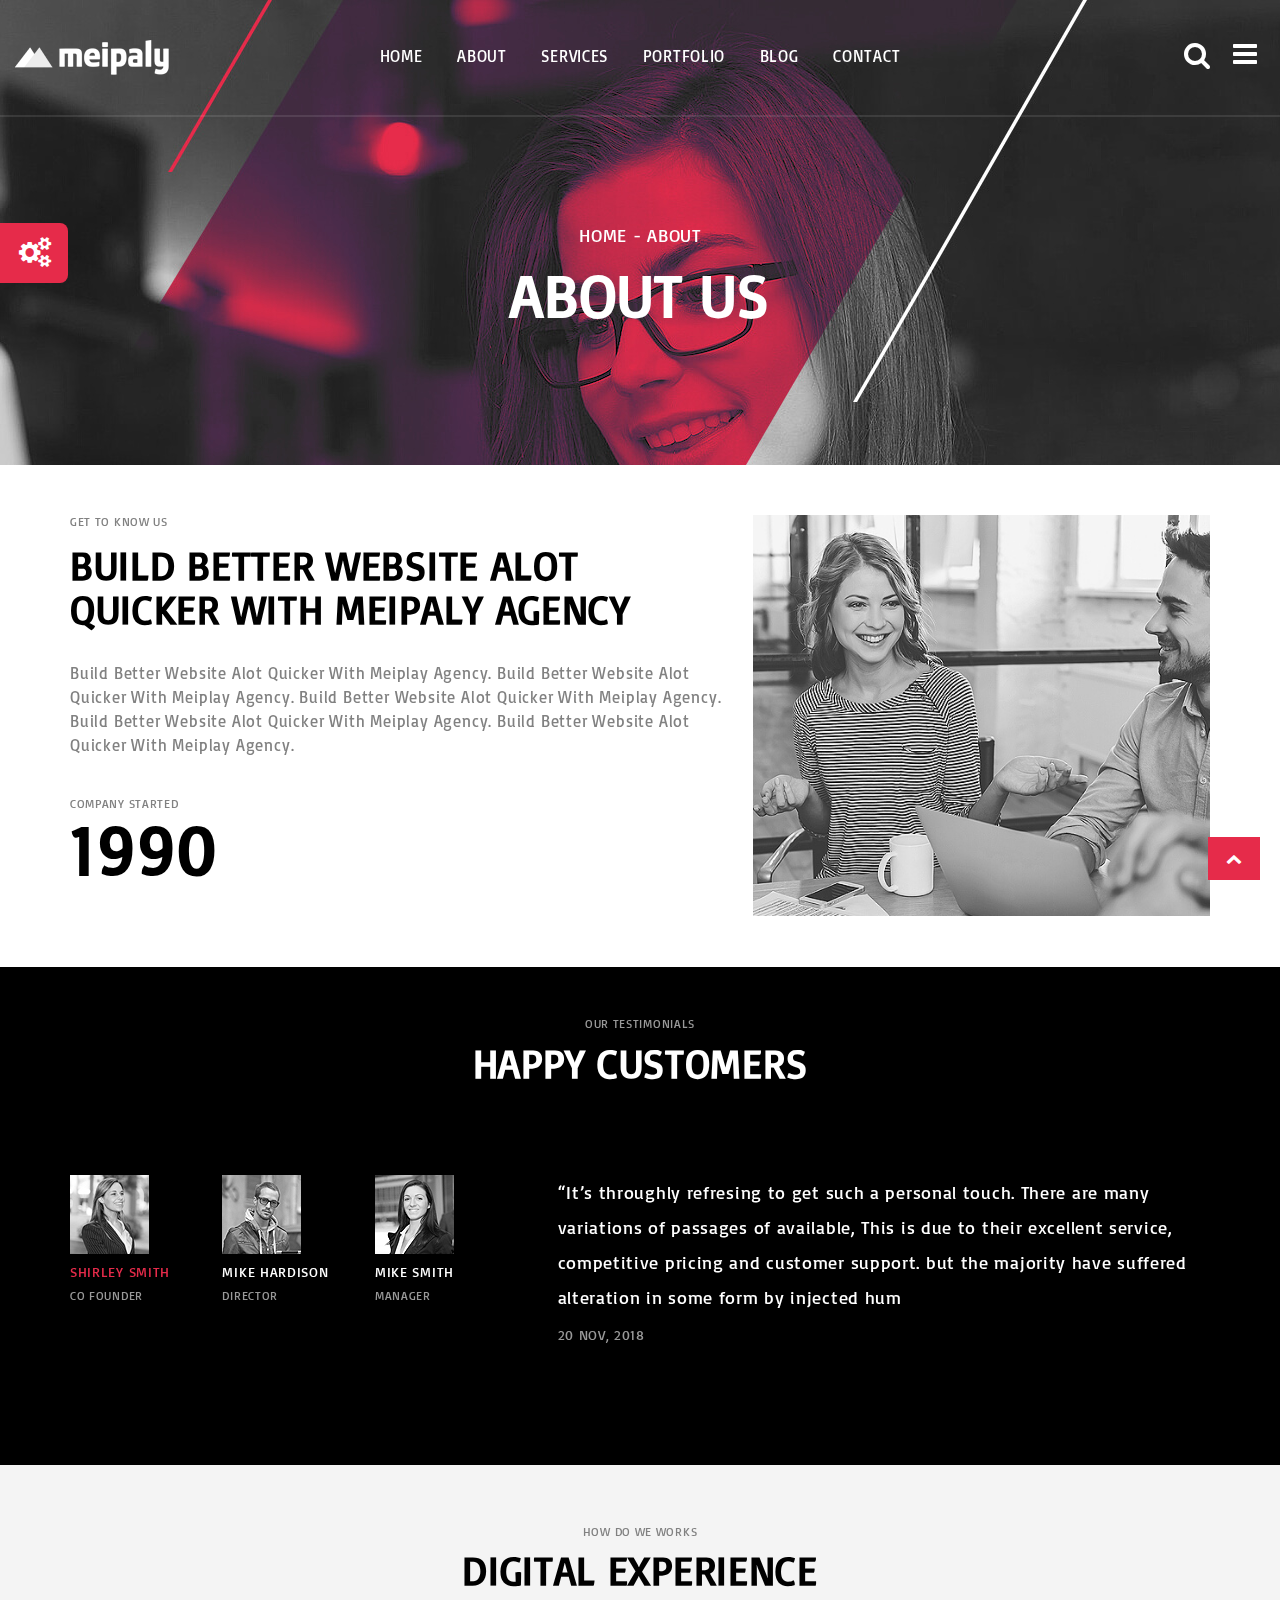
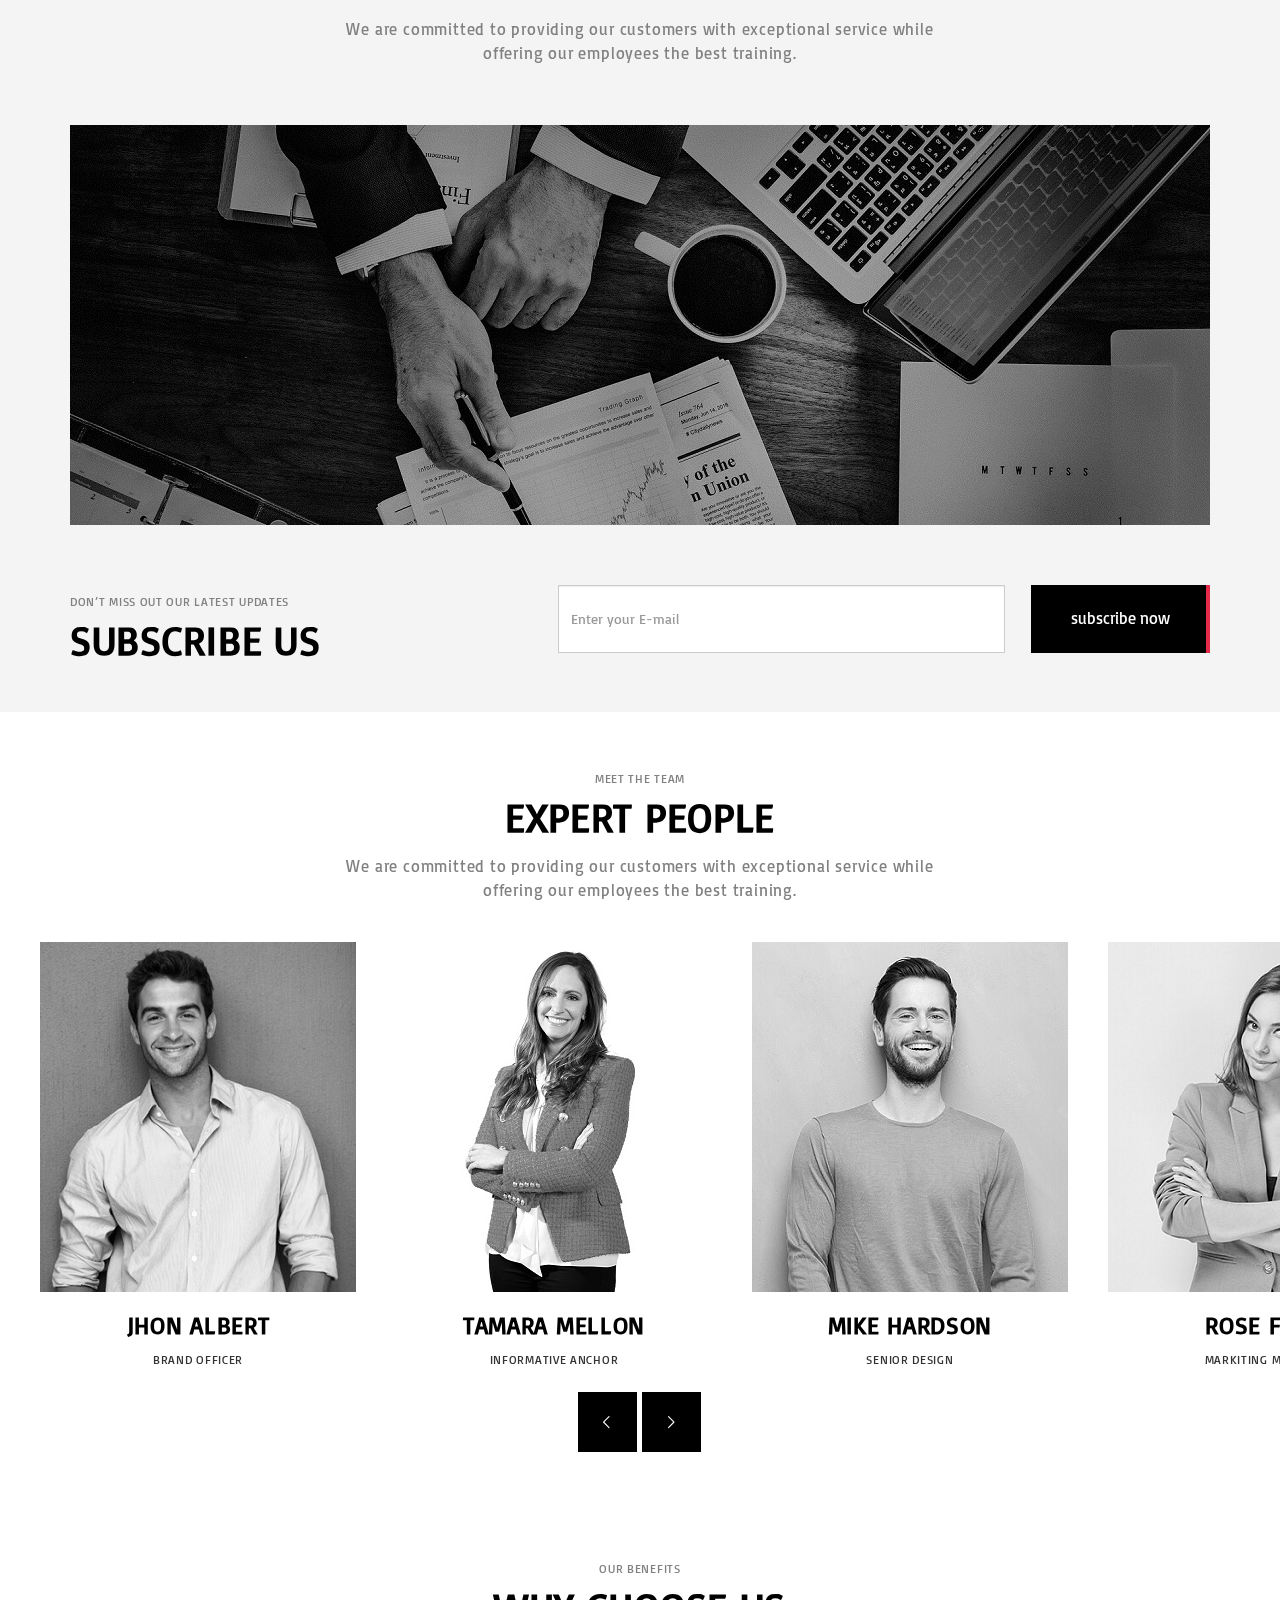
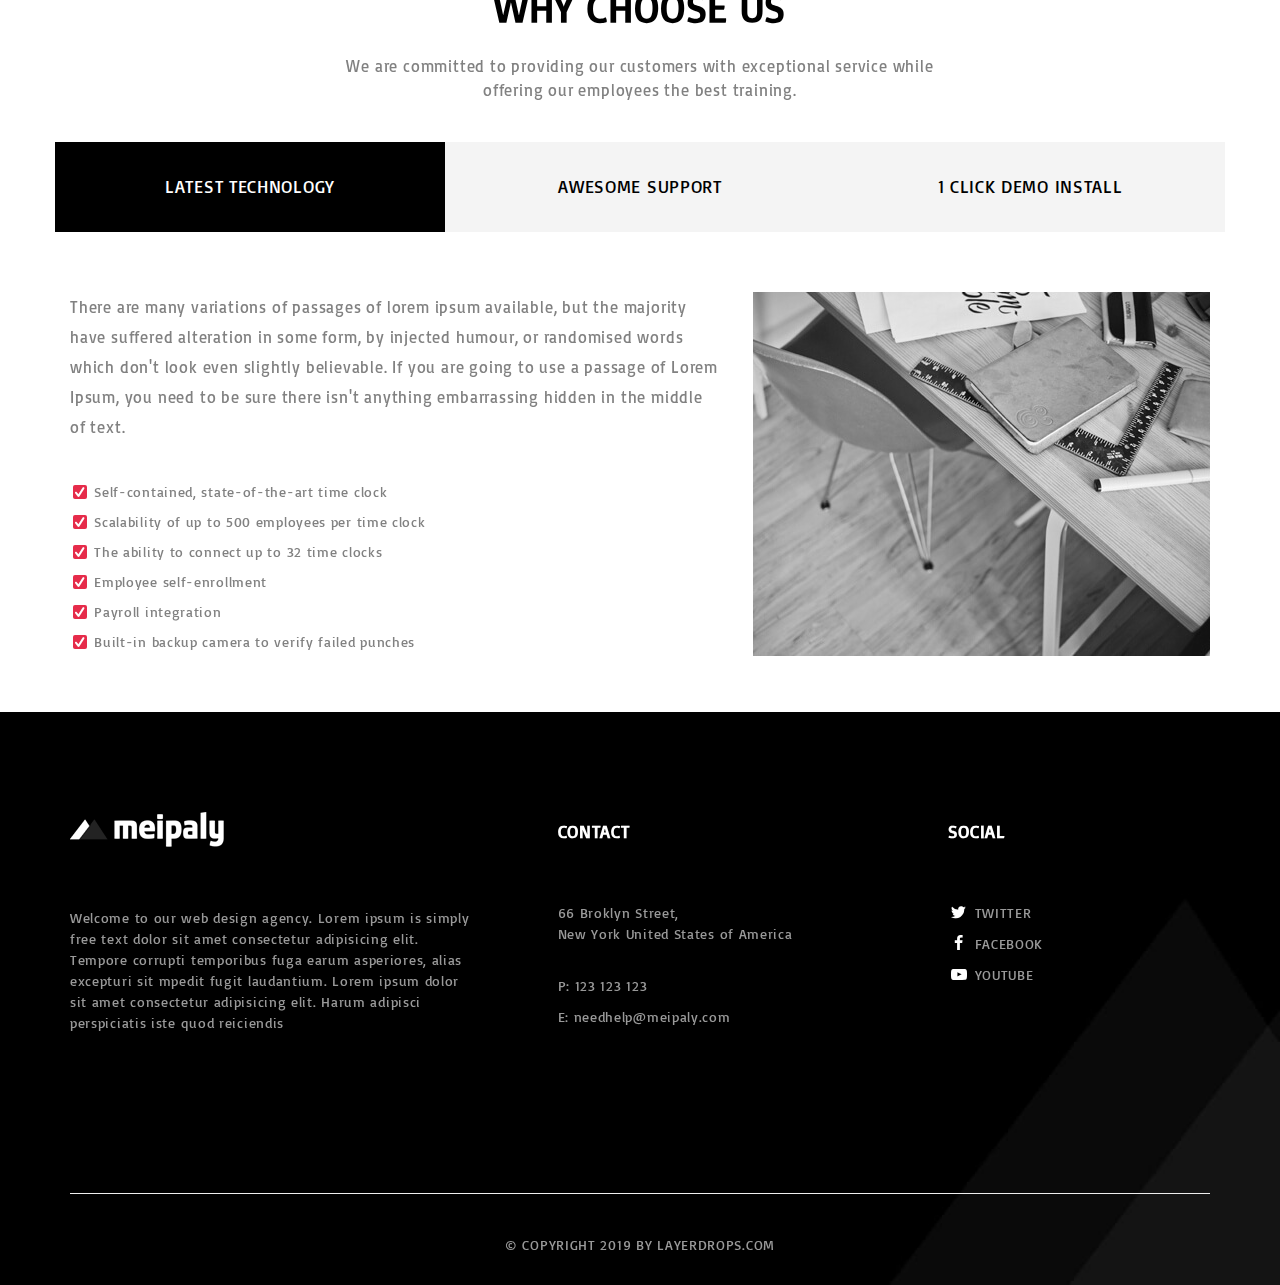
<file: pages/about.html>
<!--
templete-name: meiplay;
The owner of the templete: ahmed samy;
Template-version: 1.0.0;
Date created: 14/2/2020
-->
<!DOCTYPE html>
<html>
	<head>
		<meta charset="utf-8">
        <meta name="viewport" content="width=device-width, initial-scale=1.0">
		<title>ABOUT-Meiplay</title>
		<link rel="stylesheet" href="../css/normaliz.min.css">
		<link rel="stylesheet" href="../css/bootstrap.min.css">
		<link rel="stylesheet" href="../css/fontello-icon.min.css">
		<link rel="stylesheet" href="https://fonts.googleapis.com/css?family=Basic&display=swap">
		<link rel="stylesheet" href="../css/theme.css">
		<link rel="stylesheet" href="../css/reset.css">
		<link rel="stylesheet" href="../css/global.css">
		<link rel="stylesheet" href="../css/about.css">
		<link rel="stylesheet" href="../css/responsive.css">
	</head>
	<body>
        
        <div class="loading"><!--loading-->
            <div class="loader"><!--loader-->
              <div class="loader__bar"></div><!--loader__bar-->
              <div class="loader__bar"></div><!--loader__bar-->
              <div class="loader__bar"></div><!--loader__bar-->
              <div class="loader__bar"></div><!--loader__bar-->
              <div class="loader__bar"></div><!--loader__bar-->
              <div class="loader__ball"></div><!--loader__ball-->
            </div><!--loader-->
        </div><!--loading-->

		<div class="to-up"><!--to-up-->
			<button class="custom-btn"><i class="demo-icon icon-up-open">&#xe826;</i></button>
		</div><!--to-up-->

		<div class="themes"><!--themes-->
			<div class="keyboard"><!--keyboard-->
				<h3 class="text-center text-uppercase">CHOOSE COLOR THEME</h3>
				<span class="color one" data-color="theme" data-this=".one"></span>
				<span class="color two" data-color="theme2" data-this=".two"></span>
				<span class="color three" data-color="theme3" data-this=".three"></span>
				<span class="color four" data-color="theme4" data-this=".four"></span>
				<span class="color five" data-color="theme5" data-this=".five"></span>
				<span class="color six" data-color="theme6" data-this=".six"></span>
				<span class="color seven" data-color="theme7" data-this=".seven"></span>
				<span class="color eight" data-color="theme8" data-this=".eight"></span>
			</div><!--keyboard-->
			<div class="icon"><!--icon-->
				<i class="demo-icon icon-cog-alt">&#xe804;</i>
			</div><!--icon-->
		</div><!--themes-->

		<header><!--header-->
			<nav><!--nav-->
				<div class="container-fluid"><!--container-fluid-->
					<div class="row"><!--row-->
						<div class="col-lg-2 col-md-2 col-xs-5 pull-left">
							<div class="logo"><!--logo-->
								<img src="../photo/logo/logo white.png" alt="logo">
							</div><!--logo-->
						</div>
						
						<div class="col-lg-8 col-md-8 hidden-sm hidden-xs" style="padding: 0;">
							<div class="navb"><!--navb-->
								<ul class="list-unstyled text-uppercase text-center">
									<li class="drop">
										<a>home</a>
										<ul class="drop-down list-unstyled text-uppercase text-center">
											<li><a href="../index.html">home"01</a></li>
											<li><a href="../index2.html">home"02</a></li>
											<li><a href="../index3.html">home"03</a></li>
										</ul>
									</li>
									<li>
										<a href="about.html">about</a>
									</li>
									<li class="drop">
										<a>services</a>
										<ul class="drop-down list-unstyled text-uppercase text-center">
											<li><a href="services.html">SERVICE</a></li>
											<li><a href="service%20detail.html">SERVICE"DETAIL</a></li>
										</ul>
									</li>
									<li class="drop">
										<a>PORTFOLIO</a>
										<ul class="drop-down list-unstyled text-uppercase text-center">
											<li><a href="portfolio.html">PORTFOLIO"V1</a></li>
											<li><a href="portfolio2.html">PORTFOLIO"V2</a></li>
											<li><a href="portfolio%20detail.html">PORTFOLIO"DETAIL</a></li>
										</ul>
									</li>
									<li class="drop">
										<a>BLOG</a>
										<ul class="drop-down list-unstyled text-uppercase text-center">
											<li><a href="blog.html">BLOG"V1</a></li>
											<li><a href="blog2.html">BLOG"V2</a></li>
											<li><a href="blog3.html">BLOG"V3</a></li>
											<li><a href="blog%20single.html">BLOG"single</a></li>
										</ul>
									</li>
									<li>
										<a href="contact.html">CONTACT</a>
									</li>
								</ul>
							</div><!--navb-->
						</div>

						<div class="col-md-2 col-xs-4 pull-right">
							<div class="menu-search text-right"><!--menu-search-->

								<div class="overlay"><!--overlay-->
									<div class="off center-block"><!--off-->
										<i class="demo-icon icon-cancel">&#xe808;</i>
									</div><!--off-->
									<div class="search"><!--search-->
										<input type="search" class="form-control" placeholder="SEARCH HERE...">
										<button><i class="demo-icon icon-search">&#xe823;</i></button>
									</div><!--search-->
								</div><!--overlay-->

								<div class="menu"><!--menu-->
									<div class="social"><!--social-->
										<span class=" text-uppercase"><a href="#"><i class="demo-icon icon-twitter">&#xf309;</i>twitter</a></span>
										<span class=" text-uppercase"><a href="#"><i class="demo-icon icon-facebook">&#xf09a;</i>facebook</a></span>
										<span class=" text-uppercase"><a href="#"><i class="demo-icon icon-youtube-play">&#xf16a;</i>youtube</a></span>
										<br>
										<div class="off center-block"><!--off-->
											<i class="demo-icon icon-cancel">&#xe808;</i>
										</div><!--off-->
									</div><!--social-->
									<ul class="list-unstyled text-uppercase text-center main"><!--main-->
										<li class="drop-menu" data-fade=".one-drop"><!--drop-menu-->
											<a>home <span class="caret"></span></a>
											<ul class="drop-down one-drop list-unstyled text-uppercase text-center">
												<li><a href="../index.html">home"01</a></li>
												<li><a href="../index2.html">home"02</a></li>
												<li><a href="../index3.html">home"03</a></li>
											</ul>
										</li><!--drop-menu-->
										<li>
											<a href="about.html">about</a>
										</li>
										<li class="drop-menu" data-fade=".two-drop"><!--drop-menu-->
											<a>services <span class="caret"></span></a>
											<ul class="drop-down two-drop list-unstyled text-uppercase text-center">
												<li><a href="services.html">SERVICE</a></li>
												<li><a href="service%20detail.html">SERVICE"DETAIL</a></li>
											</ul>
										</li><!--drop-menu-->
										<li class="drop-menu" data-fade=".three-drop"><!--drop-menu-->
											<a>PORTFOLIO <span class="caret"></span></a>
											<ul class="drop-down three-drop list-unstyled text-uppercase text-center">
												<li><a href="portfolio.html">PORTFOLIO"V1</a></li>
												<li><a href="portfolio2.html">PORTFOLIO"V2</a></li>
												<li><a href="portfolio%20detail.html">PORTFOLIO"DETAIL</a></li>
											</ul>
										</li><!--drop-menu-->
										<li class="drop-menu" data-fade=".four-drop"><!--drop-menu-->
											<a>BLOG <span class="caret"></span></a>
											<ul class="drop-down four-drop list-unstyled text-uppercase text-center">
												<li><a href="blog.html">BLOG"V1</a></li>
												<li><a href="blog2.html">BLOG"V2</a></li>
												<li><a href="blog3.html">BLOG"V3</a></li>
												<li><a href="blog%20single.html">BLOG"single</a></li>
											</ul>
										</li><!--drop-menu-->
										<li class="li">
											<a href="contact.html">CONTACT</a>
										</li>
									</ul><!--main-->
								</div><!--menu-->

								<i class="demo-icon icon-search">&#xe823;</i>
								<i class="demo-icon icon-menu">&#xf0c9;</i>
							</div><!--menu-search-->
						</div>						
					</div><!--row-->
				</div><!--container-fluid-->
			</nav><!--nav-->
			<div class="slider-cover"><!--slider-cover-->
				<div class="text"><!--text-->
					<h4 class="text-center text-uppercase">HOME - ABOUT</h4>
					<h2 class="text-center text-uppercase">ABOUT US</h2>
				</div><!--text-->
			</div><!--slider-cover-->
		</header>

		<div class="know-us"><!--know-us-->
			<div class="container"><!--container-->
				<div class="row"><!--row-->
					<div class="col-md-7 col-xs-12">
						<div class="first-content"><!--first-content-->
							<h6 class="text-uppercase">GET TO KNOW US</h6>
							<h2 class="text-uppercase">BUILD BETTER WEBSITE ALOT QUICKER WITH MEIPALY AGENCY</h2>
							<p class="p-r text-capitalize">Build Better Website Alot Quicker With Meiplay Agency. Build Better Website Alot Quicker With Meiplay Agency. Build Better Website Alot Quicker With Meiplay Agency. Build Better Website Alot Quicker With Meiplay Agency. Build Better Website Alot Quicker With Meiplay Agency.</p>
							<h6 class="text-uppercase">COMPANY STARTED</h6>
							<h3>1990</h3>
						</div>
					</div>
					<div class="col-md-5 col-xs-12">
						<div class="second-img"><!--second-img-->
							<img src="../photo/know us/1_6acb43cb9f8dc84d81e29bce1e7d7039.jpg" alt="COMPANY STARTED">
						</div><!--second-img-->
					</div>
				</div><!--row-->
			</div><!--container-->
		</div><!--know-us-->

		<div class="customer"><!--customer-->
			<div class="container"><!--container-->
				<div class="row"><!--row-->
					<h6 class="text-uppercase text-center">OUR TESTIMONIALS</h6>
					<h2 class="text-uppercase text-center">HAPPY CUSTOMERS</h2>
					<div class="col-md-5 col-xs-12">
						<div class="person"><!--person-->
							<div class="name the-first active" data-paper=".first-paper"><!--name-->
								<img src="../photo/customer/t1_c27ab19af04d0001193d02dc6c5ce185.jpg" alt="shirley smith">
								<h5 class="text-uppercase">shirley smith</h5>
								<h6 class="text-uppercase">co founder</h6>
							</div><!--name-->

							<div class="name the-second" data-paper=".second-paper"><!--name-->
								<img src="../photo/customer/t2_a786fa11f5bde610cc55a6e63b0a8350.jpg" alt="mike hardison">
								<h5 class="text-uppercase">mike hardison</h5>
								<h6 class="text-uppercase">director</h6>
							</div><!--name-->

							<div class="name the-third" data-paper=".third-paper"><!--name-->
								<img src="../photo/customer/t3_82db3962830a16a09ada3ba217264988.jpg" alt="mike smith">
								<h5 class="text-uppercase">mike smith</h5>
								<h6 class="text-uppercase">manager</h6>
							</div><!--name-->
						</div><!--person-->
					</div>
					<div class="col-md-7 col-xs-12">
						<div class="paper"><!--paper-->
							<div class="response first-paper active"><!--first-paper-->
								<h4>“It’s throughly refresing to get such a personal touch. There are many variations of passages of available, This is due to their excellent service, competitive pricing and customer support. but the majority have suffered alteration in some form by injected hum</h4>
								<span>20 NOV, 2018</span>
							</div><!--first-paper-->

							<div class="response second-paper"><!--first-paper-->
								<h4>“Lorem ipsum dolor, sit amet consectetur adipisicing elit. Eos cumque aut assumenda impedit molestiae, laudantium fugit, deserunt temporibus magni quia, minima facilis laborum accusantium id culpa dolorem fuga est eaque accusantium culpa dolorem fuga est eaque.</h4>
								<span>26 NOV, 2018</span>
							</div><!--first-paper-->

							<div class="response third-paper"><!--first-paper-->
								<h4>“This is due to their excellent service, competitive pricing and customer support. It’s throughly refresing to get such a personal touch. There are many variations of passages of available, but the majority have suffered alteration in some form by injected hum</h4>
								<span>30 NOV, 2018</span>
							</div><!--first-paper-->
						</div><!--paper-->
					</div>
				</div><!--row-->
			</div><!--container-->
		</div><!--customer-->

		<div class="subscribe"><!--subscribe-->
			<div class="container"><!--container-->
				<h6 class="text-center text-uppercase">HOW DO WE WORKS</h6>
				<h2 class="text-center text-uppercase">DIGITAL EXPERIENCE</h2>
				<p class="text-center p-r">We are committed to providing our customers with exceptional service while<br>offering our employees the best training.</p>
				<div class="cover"><!--cover--></div><!--cover-->
				<div class="sub"><!--sub-->
					<div class="row">
							<br>
							<br>
							<br>
						<div class="col-md-5 col-xs-12 fix">
							<h6>DON’T MISS OUT OUR LATEST UPDATES</h6>
							<h2>SUBSCRIBE US</h2>
						</div>
						<div class="col-md-7 col-xs-12">
							<input class="form-control pull-left" type="text" placeholder="Enter your E-mail">
							<button class="custom-btn pull-right"><a href="contact.html">subscribe now</a></button>
						</div>
					</div>
				</div><!--sub-->
			</div><!--container-->
		</div><!--subscribe-->

		<div class="people"><!--people-->
			<h6 class="text-center text-uppercase">MEET THE TEAM</h6>
			<h2 class="text-center text-uppercase">EXPERT PEOPLE</h2>
			<p class="p-r text-center">We are committed to providing our customers with exceptional service while<br>offering our employees the best training.</p>
			<div class="main"><!--main-->
				<section class="to-left"><!--to-left-->

						<div class="child one"><!--child one-->
							<div class="cover"><!--cover-->
								<img src="../photo/people animation/5_f5ad6f61a1f061db325d75a3fff4fb5f.jpg" alt="jhon albert">
								<div class="overlay"><!--overlay-->
									<span class="text-uppercase animate first">facebook</span>
									<span class="text-uppercase animate second">twitter</span>
									<span class="text-uppercase animate third">youtube</span>
									<button class="text-uppercase animate fourty custom-btn"><a href="#">learn more</a></button>
								</div><!--overlay-->
							</div><!--cover-->
							<div class="text-center">
								<h3 class=" text-uppercase">jhon albert</h3>
								<span class="text-uppercase span h6">brand officer</span>
							</div>
						</div><!--child one-->
						
						<div class="child two"><!--child two-->
							<div class="cover"><!--cover-->
								<img src="../photo/people animation/jana.jpg" alt="Tamara Mellon">
								<div class="overlay"><!--overlay-->
									<span class="text-uppercase animate first">facebook</span>
									<span class="text-uppercase animate second">twitter</span>
									<span class="text-uppercase animate third">youtube</span>
									<button class="text-uppercase animate fourty custom-btn"><a href="#">learn more</a></button>
								</div><!--overlay-->
							</div><!--cover-->
							<div class="text-center">
								<h3 class=" text-uppercase">Tamara Mellon</h3>
								<span class="text-uppercase span h6">Informative anchor</span>
							</div>
						</div><!--child two-->

						<div class="child three"><!--child three-->
							<div class="cover"><!--cover-->
								<img src="../photo/people animation/3_395d9298983b426389da850175426e83.jpg" alt="mike hardson">
								<div class="overlay"><!--overlay-->
									<span class="text-uppercase animate first">facebook</span>
									<span class="text-uppercase animate second">twitter</span>
									<span class="text-uppercase animate third">youtube</span>
									<button class="text-uppercase animate fourty custom-btn"><a href="#">learn more</a></button>
								</div><!--overlay-->
							</div><!--cover-->
							<div class="text-center">
								<h3 class=" text-uppercase">mike hardson</h3>
								<span class="text-uppercase span h6">senior design</span>
							</div>
						</div><!--child three-->

						<div class="child four"><!--child four-->
							<div class="cover"><!--cover-->
								<img src="../photo/people animation/4_fc8698e31091108ac29f3454c5b75119.jpg" alt="rose ford">
								<div class="overlay"><!--overlay-->
									<span class="text-uppercase animate first">facebook</span>
									<span class="text-uppercase animate second">twitter</span>
									<span class="text-uppercase animate third">youtube</span>
									<button class="text-uppercase animate fourty custom-btn"><a href="#">learn more</a></button>
								</div><!--overlay-->
							</div><!--cover-->
							<div class="text-center">
								<h3 class=" text-uppercase">rose ford</h3>
								<span class="text-uppercase span h6">markiting manager</span>
							</div>
						</div><!--child four-->

						<div class="child five"><!--child five-->
							<div class="cover"><!--cover-->
								<img src="../photo/people animation/1 (3).jpg">
								<div class="overlay"><!--overlay-->
									<span class="text-uppercase animate first">facebook</span>
									<span class="text-uppercase animate second">twitter</span>
									<span class="text-uppercase animate third">youtube</span>
									<button class="text-uppercase animate fourty custom-btn"><a href="#">learn more</a></button>
								</div><!--overlay-->
							</div><!--cover-->
							<div class="text-center">
								<h3 class=" text-uppercase">kevin smith</h3>
								<span class="text-uppercase span h6">co founder</span>
							</div>
						</div><!--child five-->

						<div class="child six"><!--child six-->
							<div class="cover"><!--cover-->
								<img src="../photo/people animation/4F3AA45900000578-6077571-image-a-1_1534744192148.jpg" alt="maia robert">
								<div class="overlay"><!--overlay-->
									<span class="text-uppercase animate first">facebook</span>
									<span class="text-uppercase animate second">twitter</span>
									<span class="text-uppercase animate third">youtube</span>
									<button class="text-uppercase animate fourty custom-btn"><a href="#">learn more</a></button>
								</div><!--overlay-->
							</div><!--cover-->
							<div class="text-center">
								<h3 class=" text-uppercase">maia robert</h3>
								<span class="text-uppercase span h6">office manager</span>
							</div>
						</div><!--child six-->

						<div class="child seven"><!--child seven-->
							<div class="cover"><!--cover-->
								<img src="../photo/people animation/headshots-18.jpg" alt="Jimmy Choo">
								<div class="overlay"><!--overlay-->
									<span class="text-uppercase animate first">facebook</span>
									<span class="text-uppercase animate second">twitter</span>
									<span class="text-uppercase animate third">youtube</span>
									<button class="text-uppercase animate fourty custom-btn"><a href="#">learn more</a></button>
								</div><!--overlay-->
							</div><!--cover-->
							<div class="text-center">
								<h3 class=" text-uppercase">Jimmy Choo</h3>
								<span class="text-uppercase span h6">app markiting</span>
							</div>
						</div><!--child seven-->

						<div class="child eight"><!--child eight-->
							<div class="cover"><!--cover-->
								<img src="../photo/people animation/2 (3).jpg" alt="jessica brown">
								<div class="overlay"><!--overlay-->
									<span class="text-uppercase animate first">facebook</span>
									<span class="text-uppercase animate second">twitter</span>
									<span class="text-uppercase animate third">youtube</span>
									<button class="text-uppercase animate fourty custom-btn"><a href="#">learn more</a></button>
								</div><!--overlay-->
							</div><!--cover-->
							<div class="text-center">
								<h3 class=" text-uppercase">jessica brown</h3>
								<span class="text-uppercase span h6">general manager</span>
							</div>
						</div><!--child eight-->

				</section><!--to-left-->
				<br>
				<div class="control"><!--control-->
					<div class="arrow left"><!--left-->
						<i class="demo-icon icon-left-open-big">&#xe80d;</i>
					</div><!--left-->
					<div class="arrow right"><!--right-->
						<i class="demo-icon icon-left-open-big">&#xe80c;</i>
					</div><!--right-->
				</div><!--control-->
			</div><!--main-->
		</div><!--people-->
		
		<div class="choose-us"><!--choose-us-->
			<div class="container"><!--container-->
				<h6 class="text-center text-uppercase">OUR BENEFITS</h6>
				<h2 class="text-center text-uppercase">WHY CHOOSE US</h2>
				<p class="text-center p-r">We are committed to providing our customers with exceptional service while<br>offering our employees the best training.</p>

				<div class="tabs"><!--tabs-->
					<div class="row"><!--row-->
						<div class="col-md-4 col-xs-12 item one active" data-navsection=".first-section">
							<h4 class="text-center text-uppercase">latest technology</h4>
						</div>
						<div class="col-md-4 col-xs-12 item two" data-navsection=".second-section">
							<h4 class="text-center text-uppercase">awesome support</h4>
						</div>
						<div class="col-md-4 col-xs-12 item three" data-navsection=".third-section">
							<h4 class="text-center text-uppercase">1 click demo install</h4>
						</div>
					</div><!--row-->
				</div><!--tabs-->

				<div class="parent"><!--parent-->
					<section class="section"><!--section-->
						<div class="row first-section active"><!--row-->
							<div class="col-md-7 col-xs-12">
								<div class="text"><!--text-->
									<p class="p-r">There are many variations of passages of lorem ipsum available, but the majority have suffered alteration in some form, by injected humour, or randomised words which don't look even slightly believable. If you are going to use a passage of Lorem Ipsum, you need to be sure there isn't anything embarrassing hidden in the middle of text.</p>

									<p class="feat"><!--feat-->
										<i class="demo-icon icon-check">&#xe807;</i> <span>Self-contained, state-of-the-art time clock</span>
									</p><!--feat-->
									<p class="feat"><!--feat-->
										<i class="demo-icon icon-check">&#xe807;</i> <span>Scalability of up to 500 employees per time clock</span>
									</p><!--feat-->
									<p class="feat"><!--feat-->
										<i class="demo-icon icon-check">&#xe807;</i> <span>The ability to connect up to 32 time clocks</span>
									</p><!--feat-->
									<p class="feat"><!--feat-->
										<i class="demo-icon icon-check">&#xe807;</i> <span>Employee self-enrollment</span>
									</p><!--feat-->
									<p class="feat"><!--feat-->
										<i class="demo-icon icon-check">&#xe807;</i> <span>Payroll integration</span>
									</p><!--feat-->
									<p class="feat"><!--feat-->
										<i class="demo-icon icon-check">&#xe807;</i> <span>Built-in backup camera to verify failed punches</span>
									</p><!--feat-->
								</div><!--text-->
							</div>

							<div class="col-md-5 col-xs-12">
								<div class="photo"><!--photo-->
									<img src="../photo/choose us/c1_00c3e73127d4f9b06b1961220a2d7444.jpg" alt="LATEST TECHNOLOGY">
								</div><!--photo-->
							</div>
						</div><!--row-->

						<div class="row second-section"><!--row-->
							<div class="col-md-5 col-xs-12">
								<div class="photo"><!--photo-->
									<img src="../photo/choose us/c2_5e99d6e2f06a950d77dc4c3acfbd1193.jpg" alt="AWESOME SUPPORT">
								</div><!--photo-->
							</div>
							<div class="col-md-7 col-xs-12">
								<div class="text"><!--text-->
									<p class="p-r">There are many variations of passages of lorem ipsum available, but the majority have suffered alteration in some form, by injected humour, or randomised words which don't look even slightly believable. If you are going to use a passage of Lorem Ipsum, you need to be sure there isn't anything embarrassing hidden in the middle of text.</p>

									<p class="feat"><!--feat-->
										<i class="demo-icon icon-check">&#xe807;</i> <span>Self-contained, state-of-the-art time clock</span>
									</p><!--feat-->
									<p class="feat"><!--feat-->
										<i class="demo-icon icon-check">&#xe807;</i> <span>Scalability of up to 500 employees per time clock</span>
									</p><!--feat-->
									<p class="feat"><!--feat-->
										<i class="demo-icon icon-check">&#xe807;</i> <span>The ability to connect up to 32 time clocks</span>
									</p><!--feat-->
									<p class="feat"><!--feat-->
										<i class="demo-icon icon-check">&#xe807;</i> <span>Employee self-enrollment</span>
									</p><!--feat-->
									<p class="feat"><!--feat-->
										<i class="demo-icon icon-check">&#xe807;</i> <span>Payroll integration</span>
									</p><!--feat-->
									<p class="feat"><!--feat-->
										<i class="demo-icon icon-check">&#xe807;</i> <span>Built-in backup camera to verify failed punches</span>
									</p><!--feat-->
								</div><!--text-->
							</div>
						</div><!--row-->

						<div class="row third-section"><!--row-->
							<div class="col-md-7 col-xs-12">
								<div class="text"><!--text-->
									<p class="p-r">There are many variations of passages of lorem ipsum available, but the majority have suffered alteration in some form, by injected humour, or randomised words which don't look even slightly believable. If you are going to use a passage of Lorem Ipsum, you need to be sure there isn't anything embarrassing hidden in the middle of text.</p>

									<p class="feat"><!--feat-->
										<i class="demo-icon icon-check">&#xe807;</i> <span>Self-contained, state-of-the-art time clock</span>
									</p><!--feat-->
									<p class="feat"><!--feat-->
										<i class="demo-icon icon-check">&#xe807;</i> <span>Scalability of up to 500 employees per time clock</span>
									</p><!--feat-->
									<p class="feat"><!--feat-->
										<i class="demo-icon icon-check">&#xe807;</i> <span>The ability to connect up to 32 time clocks</span>
									</p><!--feat-->
									<p class="feat"><!--feat-->
										<i class="demo-icon icon-check">&#xe807;</i> <span>Employee self-enrollment</span>
									</p><!--feat-->
									<p class="feat"><!--feat-->
										<i class="demo-icon icon-check">&#xe807;</i> <span>Payroll integration</span>
									</p><!--feat-->
									<p class="feat"><!--feat-->
										<i class="demo-icon icon-check">&#xe807;</i> <span>Built-in backup camera to verify failed punches</span>
									</p><!--feat-->
								</div><!--text-->
							</div>

							<div class="col-md-5 col-xs-12">
								<div class="photo"><!--photo-->
									<img src="../photo/choose us/c3_6d984ff23ef3752966b9e677360e3b53.jpg" alt="1 CLICK DEMO INSTALL">
								</div><!--photo-->
							</div>
						</div><!--row-->

					</section><!--section-->
				</div><!--parent-->

			</div><!--container-->
		</div><!--choose-us-->
		
		<footer><!--footer-->
			<div class="container"><!--container-->
				<div class="concat"><!--concat-->
					<div class="row"><!--row-->
						<div class="col-md-5 col-xs-12 one"><!--one-->
							<div class="logo"><img src="../photo/logo/foo_logo_06288cc910a9b5f5fa9fd5b987488de2.png" alt="logo"></div>
							<p class="">Welcome to our web design agency. Lorem ipsum is simply free text dolor sit amet consectetur adipisicing elit. Tempore corrupti temporibus fuga earum asperiores, alias excepturi sit mpedit fugit laudantium. Lorem ipsum dolor sit amet consectetur adipisicing elit. Harum adipisci perspiciatis iste quod reiciendis</p>
						</div><!--one-->
						<div class="col-md-4 col-xs-12 two"><!--two-->
							<h4 class="text-uppercase">CONTACT</h4>
							<p class="">66 Broklyn Street,<br>New York United States of America</p>
							<br>
							<p class="">P: 123 123 123</p>
							<p class="">E: needhelp@meipaly.com</p>
						</div><!--two-->
						<div class="col-md-3 col-xs-12 three"><!--three-->
							<h4 class="text-uppercase">social</h4>
							<p class=" text-uppercase"><a href="#"><i class="demo-icon icon-twitter">&#xf309;</i> twitter</a></p>
							<p class=" text-uppercase"><a href="#"><i class="demo-icon icon-facebook">&#xf09a;</i> facebook</a></p>
							<p class=" text-uppercase"><a href="#"><i class="demo-icon icon-youtube-play">&#xf16a;</i> youtube</a></p>
						</div><!--three-->
					</div><!--row-->
				</div><!--concat-->
				<hr>
				<div class="copy-right"><!--copy-right-->
					<p class="text-center">© COPYRIGHT 2019 BY<a href="#"> LAYERDROPS.COM</a></p>
				</div><!--copy-right-->
			</div><!--container-->
		</footer><!--footer-->

		<script src="../js/jquery-3.4.1.min.js"></script>
		<script src="../js/bootstrap.min.js"></script>
		<script src="../js/global.js"></script>
		<script src="../js/about.js"></script>
	</body>
</html>
</file>
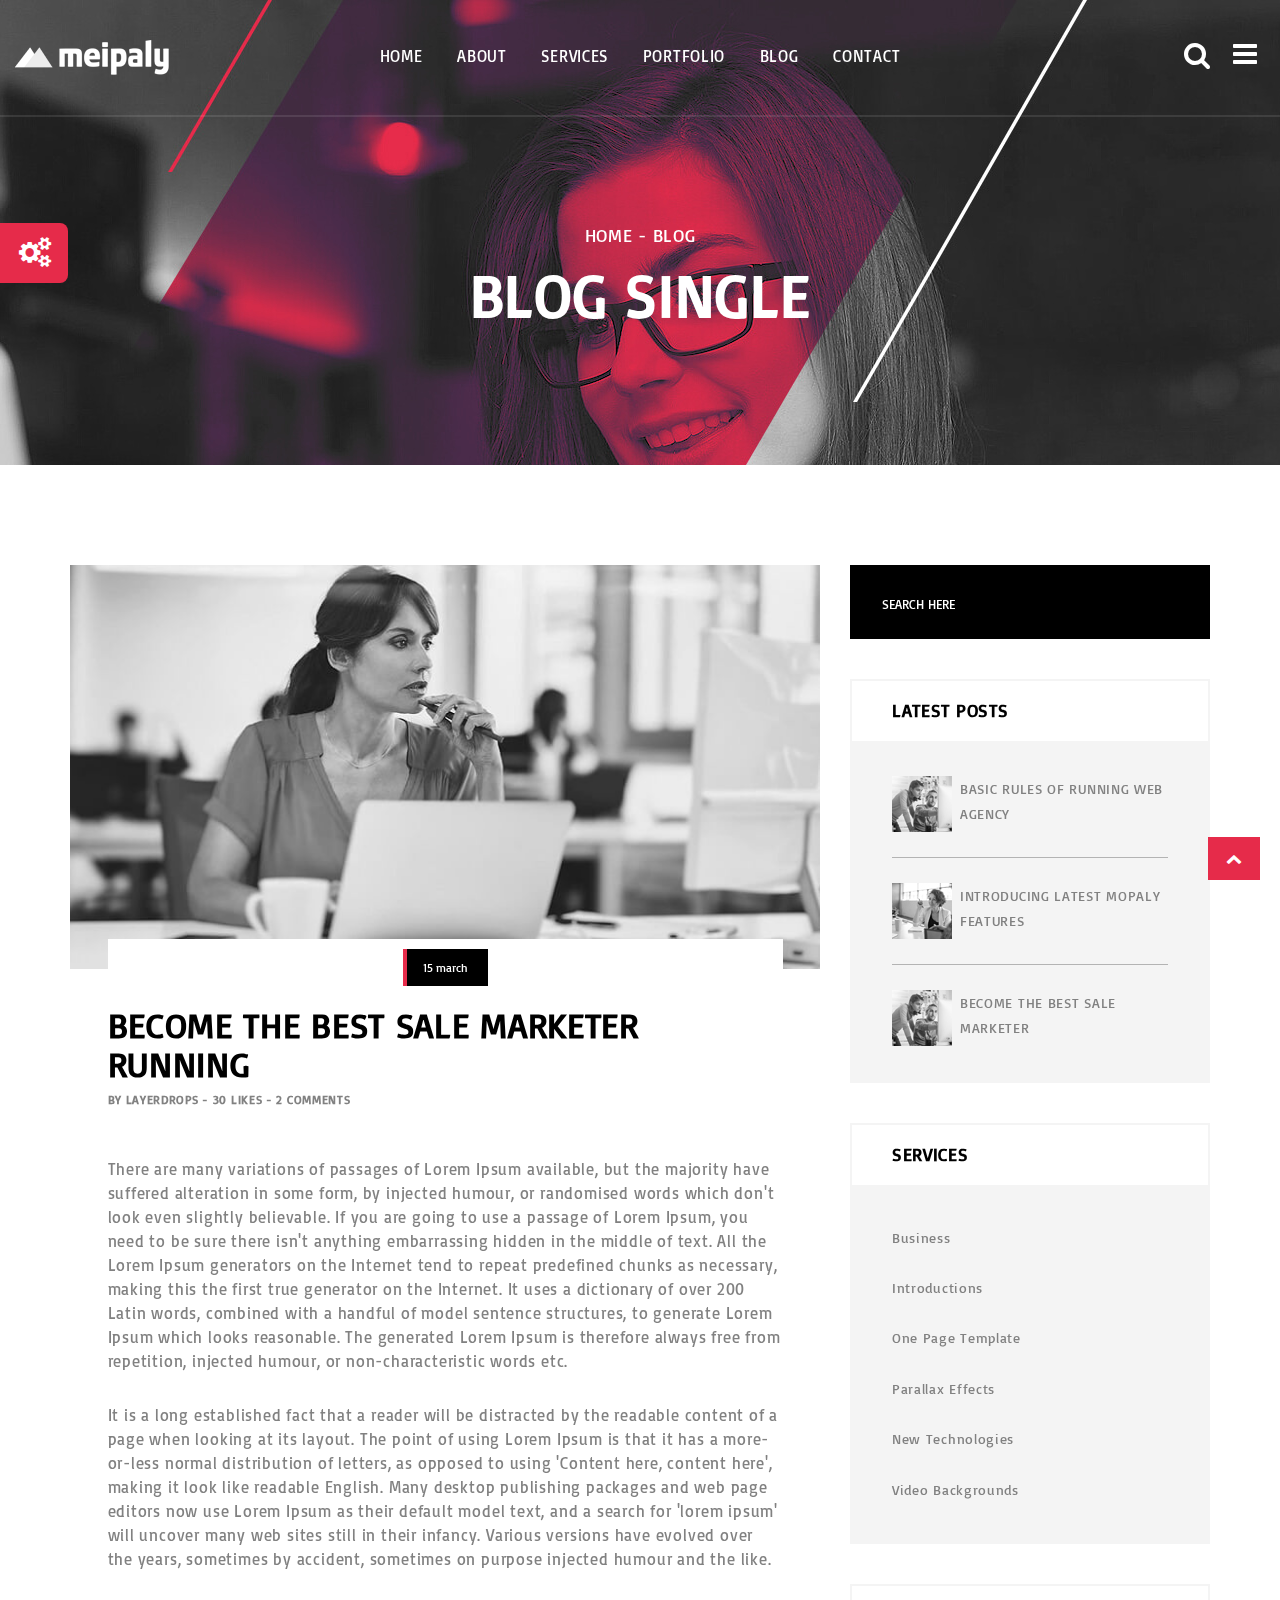
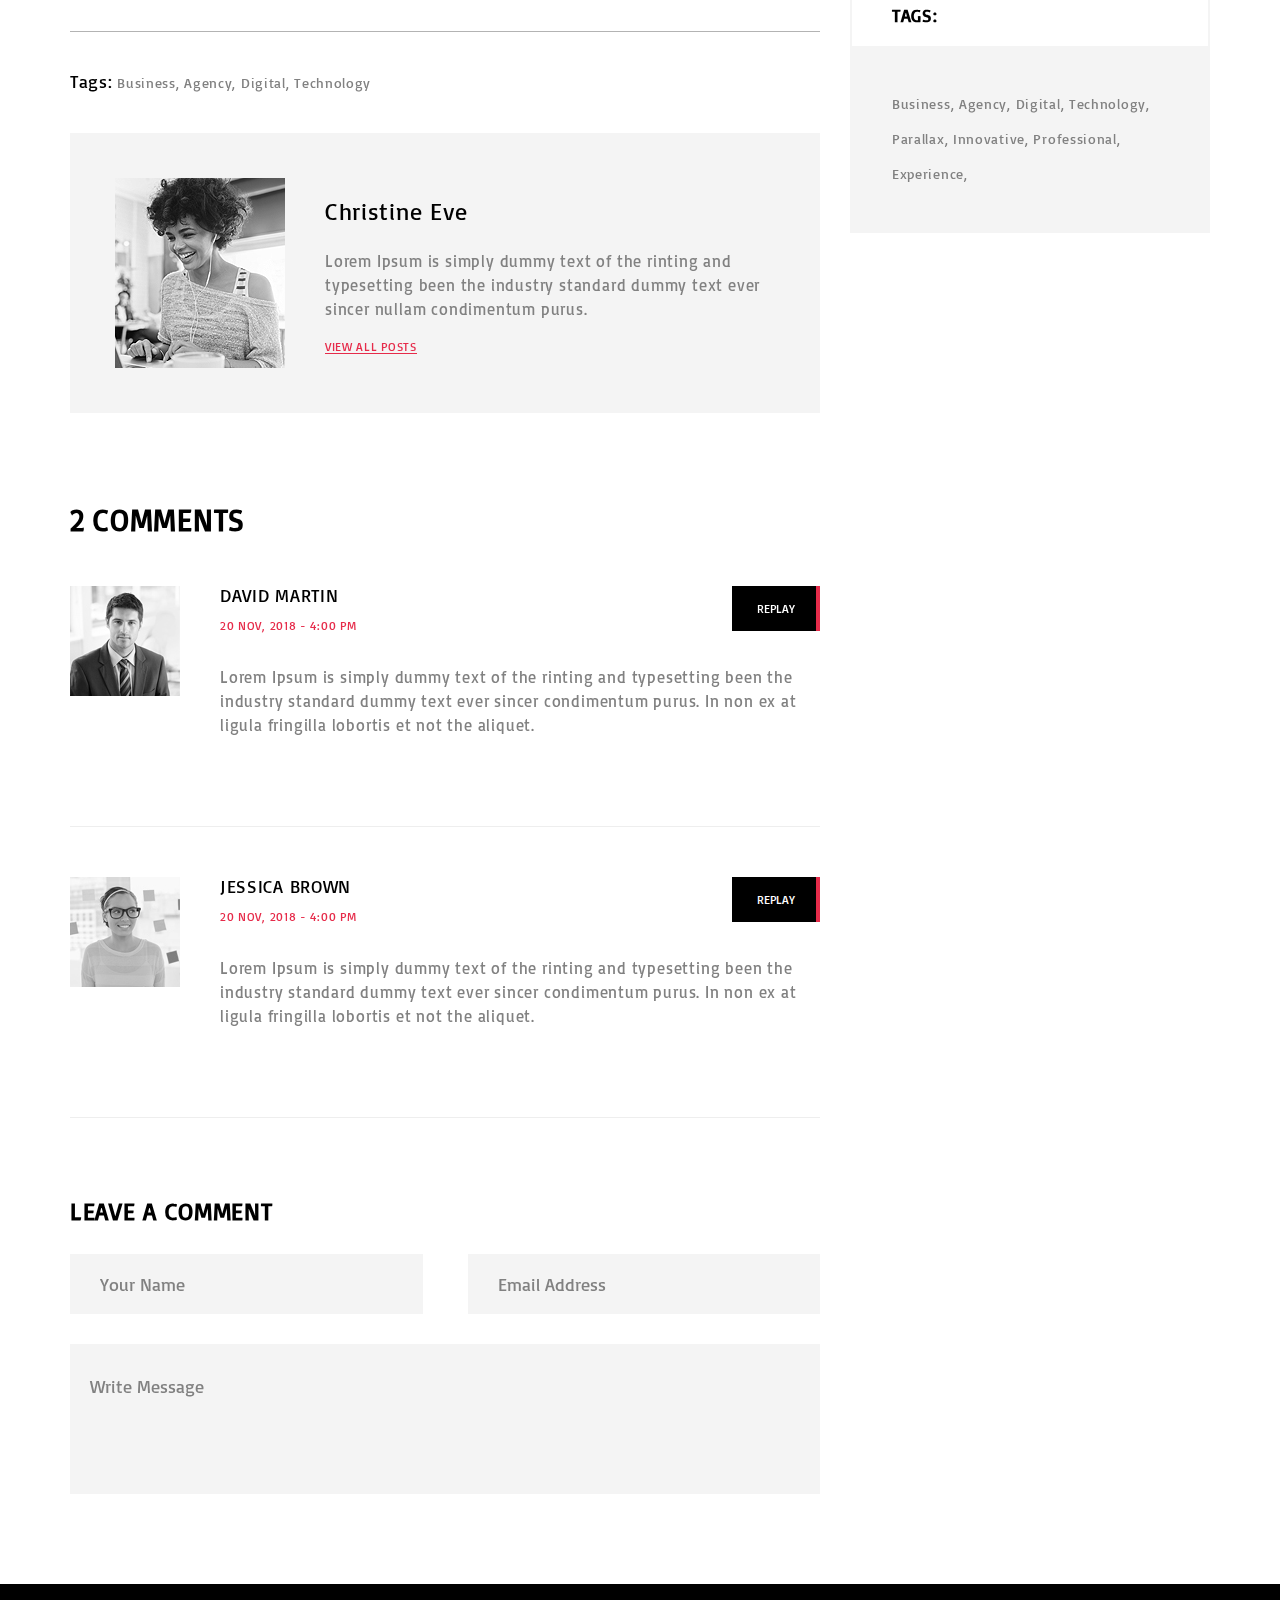
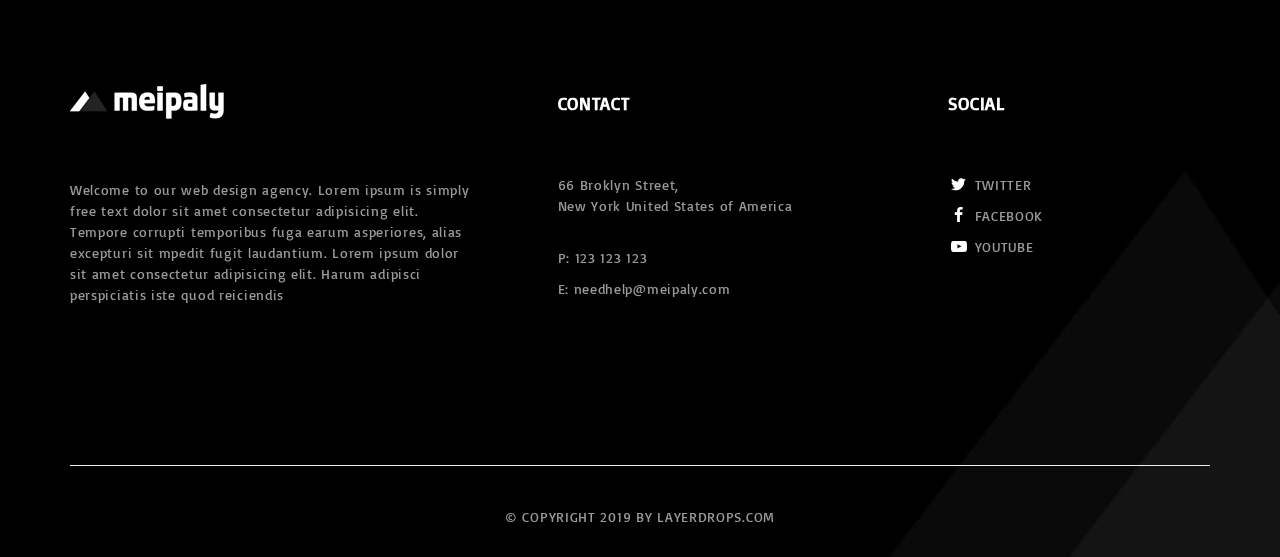
<file: pages/blog single.html>
<!--
templete-name: meiplay;
The owner of the templete: ahmed samy;
Template-version: 1.0.0;
Date created: 14/2/2020
-->
<!DOCTYPE html>
<html>
	<head>
		<meta charset="utf-8">
        <meta name="viewport" content="width=device-width, initial-scale=1.0">
		<title>BLOG SINGLE-Meiplay</title>
		<link rel="stylesheet" href="../css/normaliz.min.css">
		<link rel="stylesheet" href="../css/bootstrap.min.css">
		<link rel="stylesheet" href="../css/fontello-icon.min.css">
		<link rel="stylesheet" href="https://fonts.googleapis.com/css?family=Basic&display=swap">
		<link rel="stylesheet" href="../css/theme.css">
		<link rel="stylesheet" href="../css/reset.css">
		<link rel="stylesheet" href="../css/global.css">
		<link rel="stylesheet" href="../css/blog single.css">
		<link rel="stylesheet" href="../css/responsive.css">
	</head>
	<body>
        
        <div class="loading"><!--loading-->
            <div class="loader"><!--loader-->
              <div class="loader__bar"></div><!--loader__bar-->
              <div class="loader__bar"></div><!--loader__bar-->
              <div class="loader__bar"></div><!--loader__bar-->
              <div class="loader__bar"></div><!--loader__bar-->
              <div class="loader__bar"></div><!--loader__bar-->
              <div class="loader__ball"></div><!--loader__ball-->
            </div><!--loader-->
        </div><!--loading-->

		<div class="to-up"><!--to-up-->
			<button class="custom-btn"><i class="demo-icon icon-up-open">&#xe826;</i></button>
		</div><!--to-up-->

		<div class="themes"><!--themes-->
			<div class="keyboard"><!--keyboard-->
				<h3 class="text-center text-uppercase">CHOOSE COLOR THEME</h3>
				<span class="color one" data-color="theme" data-this=".one"></span>
				<span class="color two" data-color="theme2" data-this=".two"></span>
				<span class="color three" data-color="theme3" data-this=".three"></span>
				<span class="color four" data-color="theme4" data-this=".four"></span>
				<span class="color five" data-color="theme5" data-this=".five"></span>
				<span class="color six" data-color="theme6" data-this=".six"></span>
				<span class="color seven" data-color="theme7" data-this=".seven"></span>
				<span class="color eight" data-color="theme8" data-this=".eight"></span>
			</div><!--keyboard-->
			<div class="icon"><!--icon-->
				<i class="demo-icon icon-cog-alt">&#xe804;</i>
			</div><!--icon-->
		</div><!--themes-->

		<header><!--header-->
			<nav><!--nav-->
				<div class="container-fluid"><!--container-fluid-->
					<div class="row"><!--row-->
						<div class="col-lg-2 col-md-2 col-xs-5 pull-left">
							<div class="logo"><!--logo-->
								<img src="../photo/logo/logo white.png" alt="logo">
							</div><!--logo-->
						</div>
						
						<div class="col-lg-8 col-md-8 hidden-sm hidden-xs" style="padding: 0;">
							<div class="navb"><!--navb-->
								<ul class="list-unstyled text-uppercase text-center">
									<li class="drop">
										<a>home</a>
										<ul class="drop-down list-unstyled text-uppercase text-center">
											<li><a href="../index.html">home"01</a></li>
											<li><a href="../index2.html">home"02</a></li>
											<li><a href="../index3.html">home"03</a></li>
										</ul>
									</li>
									<li>
										<a href="about.html">about</a>
									</li>
									<li class="drop">
										<a>services</a>
										<ul class="drop-down list-unstyled text-uppercase text-center">
											<li><a href="services.html">SERVICE</a></li>
											<li><a href="service%20detail.html">SERVICE"DETAIL</a></li>
										</ul>
									</li>
									<li class="drop">
										<a>PORTFOLIO</a>
										<ul class="drop-down list-unstyled text-uppercase text-center">
											<li><a href="portfolio.html">PORTFOLIO"V1</a></li>
											<li><a href="portfolio2.html">PORTFOLIO"V2</a></li>
											<li><a href="portfolio%20detail.html">PORTFOLIO"DETAIL</a></li>
										</ul>
									</li>
									<li class="drop">
										<a>BLOG</a>
										<ul class="drop-down list-unstyled text-uppercase text-center">
											<li><a href="blog.html">BLOG"V1</a></li>
											<li><a href="blog2.html">BLOG"V2</a></li>
											<li><a href="blog3.html">BLOG"V3</a></li>
											<li><a href="blog%20single.html">BLOG"single</a></li>
										</ul>
									</li>
									<li>
										<a href="contact.html">CONTACT</a>
									</li>
								</ul>
							</div><!--navb-->
						</div>

						<div class="col-md-2 col-xs-4 pull-right">
							<div class="menu-search text-right"><!--menu-search-->

								<div class="overlay"><!--overlay-->
									<div class="off center-block"><!--off-->
										<i class="demo-icon icon-cancel">&#xe808;</i>
									</div><!--off-->
									<div class="search"><!--search-->
										<input type="search" class="form-control" placeholder="SEARCH HERE...">
										<button><i class="demo-icon icon-search">&#xe823;</i></button>
									</div><!--search-->
								</div><!--overlay-->

								<div class="menu"><!--menu-->
									<div class="social"><!--social-->
										<span class=" text-uppercase"><a href="#"><i class="demo-icon icon-twitter">&#xf309;</i>twitter</a></span>
										<span class=" text-uppercase"><a href="#"><i class="demo-icon icon-facebook">&#xf09a;</i>facebook</a></span>
										<span class=" text-uppercase"><a href="#"><i class="demo-icon icon-youtube-play">&#xf16a;</i>youtube</a></span>
										<br>
										<div class="off center-block"><!--off-->
											<i class="demo-icon icon-cancel">&#xe808;</i>
										</div><!--off-->
									</div><!--social-->
									<ul class="list-unstyled text-uppercase text-center main"><!--main-->
										<li class="drop-menu" data-fade=".one-drop"><!--drop-menu-->
											<a>home <span class="caret"></span></a>
											<ul class="drop-down one-drop list-unstyled text-uppercase text-center">
												<li><a href="../index.html">home"01</a></li>
												<li><a href="../index2.html">home"02</a></li>
												<li><a href="../index3.html">home"03</a></li>
											</ul>
										</li><!--drop-menu-->
										<li>
											<a href="about.html">about</a>
										</li>
										<li class="drop-menu" data-fade=".two-drop"><!--drop-menu-->
											<a>services <span class="caret"></span></a>
											<ul class="drop-down two-drop list-unstyled text-uppercase text-center">
												<li><a href="services.html">SERVICE</a></li>
												<li><a href="service%20detail.html">SERVICE"DETAIL</a></li>
											</ul>
										</li><!--drop-menu-->
										<li class="drop-menu" data-fade=".three-drop"><!--drop-menu-->
											<a>PORTFOLIO <span class="caret"></span></a>
											<ul class="drop-down three-drop list-unstyled text-uppercase text-center">
												<li><a href="portfolio.html">PORTFOLIO"V1</a></li>
												<li><a href="portfolio2.html">PORTFOLIO"V2</a></li>
												<li><a href="portfolio%20detail.html">PORTFOLIO"DETAIL</a></li>
											</ul>
										</li><!--drop-menu-->
										<li class="drop-menu" data-fade=".four-drop"><!--drop-menu-->
											<a>BLOG <span class="caret"></span></a>
											<ul class="drop-down four-drop list-unstyled text-uppercase text-center">
												<li><a href="blog.html">BLOG"V1</a></li>
												<li><a href="blog2.html">BLOG"V2</a></li>
												<li><a href="blog3.html">BLOG"V3</a></li>
												<li><a href="blog%20single.html">BLOG"single</a></li>
											</ul>
										</li><!--drop-menu-->
										<li class="li">
											<a href="contact.html">CONTACT</a>
										</li>
									</ul><!--main-->
								</div><!--menu-->

								<i class="demo-icon icon-search">&#xe823;</i>
								<i class="demo-icon icon-menu">&#xf0c9;</i>
							</div><!--menu-search-->
						</div>
						
					</div><!--row-->
				</div><!--container-fluid-->
			</nav><!--nav-->
			<div class="slider-cover"><!--slider-cover-->
				<div class="text"><!--text-->
					<h4 class="text-center text-uppercase">HOME - blog</h4>
					<h2 class="text-center text-uppercase">blog single</h2>
				</div><!--text-->
			</div><!--slider-cover-->
		</header>

		<div class="main"><!--main-->
			<div class="container"><!--container-->
				<div class="row"><!--row-->
					<div class="col-md-8 col-xs-12">
						<div class="single"><!--single-->
							<div class="our"><!--our-->
								<div class="photo two"><!--photo-->
									<img src="../photo/blog single/7_5c27afa47bab58f0e2796a9e46c60683.jpg" alt="SINGLE">
								</div><!--photo-->
								<div class="after"><!--after-->
									<button class="uppercase custom-btn center-block"><a href="#">15 march</a></button>
									<h2 class="uppercase">BECOME THE BEST SALE MARKETER RUNNING</h2>
									<h6 class="uppercase">
										<a href="#">BY LAYERDROPS - </a>
										<a href="#">30 LIKES - </a>
										<a href="#">2 COMMENTS</a>
									</h6>
									<br>
									<br>
									<p class="p-r">There are many variations of passages of Lorem Ipsum available, but the majority have suffered alteration in some form, by injected humour, or randomised words which don't look even slightly believable. If you are going to use a passage of Lorem Ipsum, you need to be sure there isn't anything embarrassing hidden in the middle of text. All the Lorem Ipsum generators on the Internet tend to repeat predefined chunks as necessary, making this the first true generator on the Internet. It uses a dictionary of over 200 Latin words, combined with a handful of model sentence structures, to generate Lorem Ipsum which looks reasonable. The generated Lorem Ipsum is therefore always free from repetition, injected humour, or non-characteristic words etc.</p>
									<br>
									<p class="p-r">It is a long established fact that a reader will be distracted by the readable content of a page when looking at its layout. The point of using Lorem Ipsum is that it has a more-or-less normal distribution of letters, as opposed to using 'Content here, content here', making it look like readable English. Many desktop publishing packages and web page editors now use Lorem Ipsum as their default model text, and a search for 'lorem ipsum' will uncover many web sites still in their infancy. Various versions have evolved over the years, sometimes by accident, sometimes on purpose injected humour and the like.</p>
								</div><!--after-->
							</div><!--our-->
							<div class="tags"><!--tags-->
								<span class="h4">Tags:</span>
								<span><a href="#">Business, </a></span>
								<span><a href="#">Agency, </a></span>
								<span><a href="#">Digital, </a></span>
								<span><a href="#">Technology</a></span>
								<section><!--section-->
									<img src="../photo/blog single/8_c5933eb8ce0de8ea1494c4a55ad9346a.jpg" alt="Christine Eve" class="pull-left">
									<div class="info"><!--info-->
										<h3 class="text-capitalize"><a href="#">Christine Eve</a></h3>
										<p class="p-r">Lorem Ipsum is simply dummy text of the rinting and typesetting been the industry standard dummy text ever sincer nullam condimentum purus.</p>
										<a href="#" class="text-uppercase link">VIEW ALL POSTS</a>
									</div><!--info-->
								</section><!--section-->
							</div><!--tags-->

							<div class="comments"><!--comments-->
								<h2 class="text-uppercase">2 COMMENTS</h2>
								<div class="replay"><!--replay-->
									<img src="../photo/blog single/9_94574c0e7fffc9c82596bf18d7cc41e6.jpg" alt="DAVID MARTIN" class="pull-left">
									<div class="info"><!--info-->
										<button class="custom-btn text-uppercase pull-right"><a href="#">replay</a></button>
										<h4 class="text-uppercase"><a href="#">DAVID MARTIN</a></h4>
										<span class="date">20 NOV, 2018 - 4:00 PM</span>
										<p class="p-r">Lorem Ipsum is simply dummy text of the rinting and typesetting been the industry standard dummy text ever sincer condimentum purus. In non ex at ligula fringilla lobortis et not the aliquet.</p>
									</div><!--info-->
								</div><!--replay-->
								<hr>
								<div class="replay"><!--replay-->
									<img src="../photo/blog single/10_14edb8861297dfe144b1384d47838ce5.jpg" alt="JESSICA BROWN" class="pull-left">
									<div class="info"><!--info-->
										<button class="custom-btn text-uppercase pull-right"><a href="#">replay</a></button>
										<h4 class="text-uppercase"><a href="#">JESSICA BROWN</a></h4>
										<span class="date">20 NOV, 2018 - 4:00 PM</span>
										<p class="p-r">Lorem Ipsum is simply dummy text of the rinting and typesetting been the industry standard dummy text ever sincer condimentum purus. In non ex at ligula fringilla lobortis et not the aliquet.</p>
									</div><!--info-->
								</div><!--replay-->
								<hr>
							</div><!--comments-->
							<div class="send"><!--send-->
								<h3 class="text-uppercase">LEAVE A COMMENT</h3>
								<form action="#" method="post" class="leave-comment" id="leave-comment"><!--form-->
									<div class="form-group"><!--form-group-->
										<div class="clearfix"><!--clearfix-->
											<input type="text" class="form-control" placeholder="Your Name">
											<input type="email" class="form-control" placeholder="Email Address">
										</div><!--clearfix-->
									</div><!--form-group-->
									<div class="form-group"><!--form-group-->
										<textarea class="form-control" placeholder="Write Message"></textarea>
									</div><!--form-group-->
								</form><!--form-->
							</div><!--send-->
						</div><!--single-->
					</div>
					<div class="col-md-4 col-xs-12">
						<aside class="sidebar"><!--sidebar-->
							<form action="#" method="post" class="search" id="search">
								<input type="search" placeholder="SEARCH HERE" class="form-control">
							</form>

							<section class="section-one"><!--scetion-one-->
								<div class="header"><!--header-->
									<h4 class="text-uppercase">LATEST POSTS</h4>
								</div><!--header-->
								<div class="body"><!--body-->
									<div class="post one"><!--post one-->
										<img src="../photo/blog3/11_c5b05ba4941aaaec885c58465f4f1ebd.jpg" alt="blog3">
										<h5 class="text-capitalize"><a href="#">BASIC RULES OF RUNNING WEB AGENCY</a></h5>
									</div><!--post one-->

									<div class="post two"><!--post two-->
										<img src="../photo/blog3/13_75ee3fb6d210ff4d5f80790675951e74.jpg" alt="blog3">
										<h5 class="text-capitalize"><a href="#">INTRODUCING LATEST MOPALY FEATURES</a></h5>
									</div><!--post two-->

									<div class="post three"><!--post three-->
										<img src="../photo/blog3/11_c5b05ba4941aaaec885c58465f4f1ebd.jpg" alt="blog3">
										<h5 class="text-capitalize"><a href="#">BECOME THE BEST SALE MARKETER</a></h5>
									</div><!--post three-->
								</div><!--body-->
							</section><!--scetion-one-->

							<section class="section-two"><!--scetion-two-->
								<div class="header"><!--header-->
									<h4 class="text-uppercase">SERVICES</h4>
								</div><!--header-->
								<div class="body"><!--body-->
									<h5 class="text-capitalize"><a href="#">Business</a></h5>
									<h5 class="text-capitalize"><a href="#">Introductions</a></h5>
									<h5 class="text-capitalize"><a href="#">One Page Template</a></h5>
									<h5 class="text-capitalize"><a href="#">Parallax Effects</a></h5>
									<h5 class="text-capitalize"><a href="#">New Technologies</a></h5>
									<h5 class="text-capitalize"><a href="#">Video Backgrounds</a></h5>
								</div><!--body-->
							</section><!--scetion-two-->

							<section class="section-three"><!--scetion-three-->
								<div class="header"><!--header-->
									<h4 class="text-uppercase">TAGS:</h4>
								</div><!--header-->
								<div class="body"><!--body-->
									<h5 class="text-capitalize"><a href="#">Business, </a></h5>
									<h5 class="text-capitalize"><a href="#">Agency, </a></h5>
									<h5 class="text-capitalize"><a href="#">Digital, </a></h5>
									<h5 class="text-capitalize"><a href="#">Technology, </a></h5>
									<h5 class="text-capitalize"><a href="#">Parallax, </a></h5>
									<h5 class="text-capitalize"><a href="#">Innovative, </a></h5>
									<h5 class="text-capitalize"><a href="#">Professional, </a></h5>
									<h5 class="text-capitalize"><a href="#">Experience, </a></h5>
								</div><!--body-->
							</section><!--scetion-three-->

						</aside><!--sidebar-->
					</div>
				</div><!--row-->
			</div><!--container-->
		</div><!--main-->

		<footer><!--footer-->
			<div class="container"><!--container-->
				<div class="concat"><!--concat-->
					<div class="row"><!--row-->
						<div class="col-md-5 col-xs-12 one"><!--one-->
							<div class="logo"><img src="../photo/logo/foo_logo_06288cc910a9b5f5fa9fd5b987488de2.png" alt="logo"></div>
							<p class="">Welcome to our web design agency. Lorem ipsum is simply free text dolor sit amet consectetur adipisicing elit. Tempore corrupti temporibus fuga earum asperiores, alias excepturi sit mpedit fugit laudantium. Lorem ipsum dolor sit amet consectetur adipisicing elit. Harum adipisci perspiciatis iste quod reiciendis</p>
						</div><!--one-->
						<div class="col-md-4 col-xs-12 two"><!--two-->
							<h4 class="text-uppercase">CONTACT</h4>
							<p class="">66 Broklyn Street,<br>New York United States of America</p>
							<br>
							<p class="">P: 123 123 123</p>
							<p class="">E: needhelp@meipaly.com</p>
						</div><!--two-->
						<div class="col-md-3 col-xs-12 three"><!--three-->
							<h4 class="text-uppercase">social</h4>
							<p class=" text-uppercase"><a href="#"><i class="demo-icon icon-twitter">&#xf309;</i> twitter</a></p>
							<p class=" text-uppercase"><a href="#"><i class="demo-icon icon-facebook">&#xf09a;</i> facebook</a></p>
							<p class=" text-uppercase"><a href="#"><i class="demo-icon icon-youtube-play">&#xf16a;</i> youtube</a></p>
						</div><!--three-->
					</div><!--row-->
				</div><!--concat-->
				<hr>
				<div class="copy-right"><!--copy-right-->
					<p class="text-center">© COPYRIGHT 2019 BY<a href="#"> LAYERDROPS.COM</a></p>
				</div><!--copy-right-->
			</div><!--container-->
		</footer><!--footer-->

		<script src="../js/jquery-3.4.1.min.js"></script>
		<script src="../js/bootstrap.min.js"></script>
		<script src="../js/global.js"></script>
		<script src="../js/blog single.js"></script>
	</body>
</html>
</file>
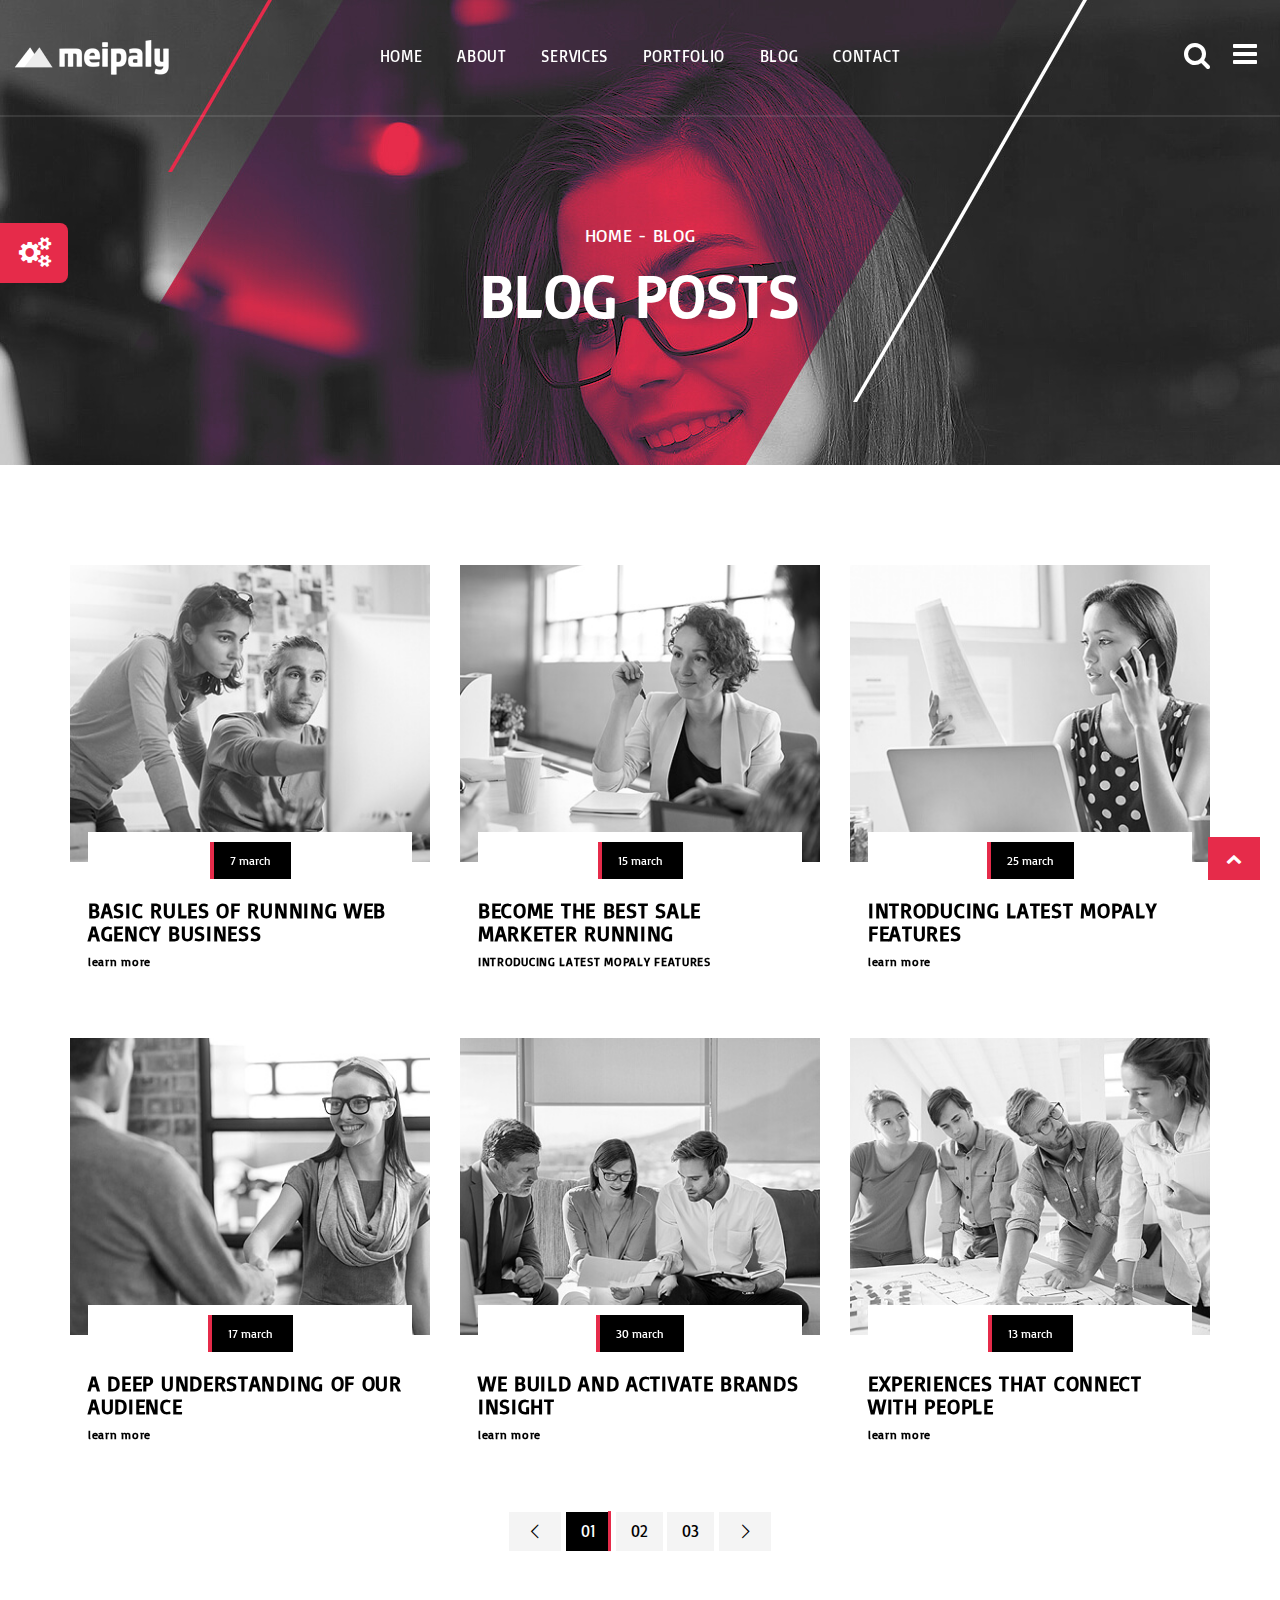
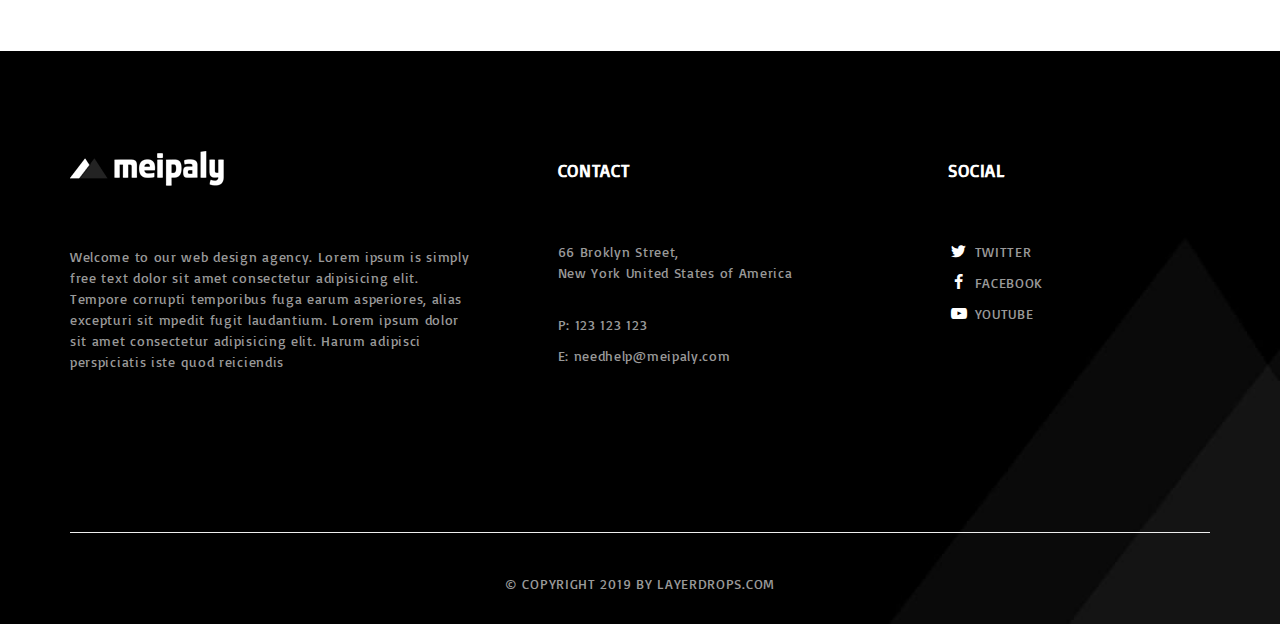
<file: pages/blog.html>
<!--
templete-name: meiplay;
The owner of the templete: ahmed samy;
Template-version: 1.0.0;
Date created: 14/2/2020
-->
<!DOCTYPE html>
<html>
	<head>
		<meta charset="utf-8">
        <meta name="viewport" content="width=device-width, initial-scale=1.0">
		<title>BLOG-Meiplay</title>
		<link rel="stylesheet" href="../css/normaliz.min.css">
		<link rel="stylesheet" href="../css/bootstrap.min.css">
		<link rel="stylesheet" href="../css/fontello-icon.min.css">
		<link rel="stylesheet" href="https://fonts.googleapis.com/css?family=Basic&display=swap">
		<link rel="stylesheet" href="../css/theme.css">
		<link rel="stylesheet" href="../css/reset.css">
		<link rel="stylesheet" href="../css/global.css">
		<link rel="stylesheet" href="../css/blog.css">
		<link rel="stylesheet" href="../css/responsive.css">
	</head>
	<body>
        
        <div class="loading"><!--loading-->
            <div class="loader"><!--loader-->
              <div class="loader__bar"></div><!--loader__bar-->
              <div class="loader__bar"></div><!--loader__bar-->
              <div class="loader__bar"></div><!--loader__bar-->
              <div class="loader__bar"></div><!--loader__bar-->
              <div class="loader__bar"></div><!--loader__bar-->
              <div class="loader__ball"></div><!--loader__ball-->
            </div><!--loader-->
        </div><!--loading-->

		<div class="to-up"><!--to-up-->
			<button class="custom-btn"><i class="demo-icon icon-up-open">&#xe826;</i></button>
		</div><!--to-up-->

		<div class="themes"><!--themes-->
			<div class="keyboard"><!--keyboard-->
				<h3 class="text-center text-uppercase">CHOOSE COLOR THEME</h3>
				<span class="color one" data-color="theme" data-this=".one"></span>
				<span class="color two" data-color="theme2" data-this=".two"></span>
				<span class="color three" data-color="theme3" data-this=".three"></span>
				<span class="color four" data-color="theme4" data-this=".four"></span>
				<span class="color five" data-color="theme5" data-this=".five"></span>
				<span class="color six" data-color="theme6" data-this=".six"></span>
				<span class="color seven" data-color="theme7" data-this=".seven"></span>
				<span class="color eight" data-color="theme8" data-this=".eight"></span>
			</div><!--keyboard-->
			<div class="icon"><!--icon-->
				<i class="demo-icon icon-cog-alt">&#xe804;</i>
			</div><!--icon-->
		</div><!--themes-->

		<header><!--header-->
			<nav><!--nav-->
				<div class="container-fluid"><!--container-fluid-->
					<div class="row"><!--row-->
						<div class="col-lg-2 col-md-2 col-xs-5 pull-left">
							<div class="logo"><!--logo-->
								<img src="../photo/logo/logo white.png" alt="logo">
							</div><!--logo-->
						</div>
						
						<div class="col-lg-8 col-md-8 hidden-sm hidden-xs" style="padding: 0;">
							<div class="navb"><!--navb-->
								<ul class="list-unstyled text-uppercase text-center">
									<li class="drop">
										<a>home</a>
										<ul class="drop-down list-unstyled text-uppercase text-center">
											<li><a href="../index.html">home"01</a></li>
											<li><a href="../index2.html">home"02</a></li>
											<li><a href="../index3.html">home"03</a></li>
										</ul>
									</li>
									<li>
										<a href="about.html">about</a>
									</li>
									<li class="drop">
										<a>services</a>
										<ul class="drop-down list-unstyled text-uppercase text-center">
											<li><a href="services.html">SERVICE</a></li>
											<li><a href="service%20detail.html">SERVICE"DETAIL</a></li>
										</ul>
									</li>
									<li class="drop">
										<a>PORTFOLIO</a>
										<ul class="drop-down list-unstyled text-uppercase text-center">
											<li><a href="portfolio.html">PORTFOLIO"V1</a></li>
											<li><a href="portfolio2.html">PORTFOLIO"V2</a></li>
											<li><a href="portfolio%20detail.html">PORTFOLIO"DETAIL</a></li>
										</ul>
									</li>
									<li class="drop">
										<a>BLOG</a>
										<ul class="drop-down list-unstyled text-uppercase text-center">
											<li><a href="blog.html">BLOG"V1</a></li>
											<li><a href="blog2.html">BLOG"V2</a></li>
											<li><a href="blog3.html">BLOG"V3</a></li>
											<li><a href="blog%20single.html">BLOG"single</a></li>
										</ul>
									</li>
									<li>
										<a href="contact.html">CONTACT</a>
									</li>
								</ul>
							</div><!--navb-->
						</div>

						<div class="col-md-2 col-xs-4 pull-right">
							<div class="menu-search text-right"><!--menu-search-->

								<div class="overlay"><!--overlay-->
									<div class="off center-block"><!--off-->
										<i class="demo-icon icon-cancel">&#xe808;</i>
									</div><!--off-->
									<div class="search"><!--search-->
										<input type="search" class="form-control" placeholder="SEARCH HERE...">
										<button><i class="demo-icon icon-search">&#xe823;</i></button>
									</div><!--search-->
								</div><!--overlay-->

								<div class="menu"><!--menu-->
									<div class="social"><!--social-->
										<span class=" text-uppercase"><a href="#"><i class="demo-icon icon-twitter">&#xf309;</i>twitter</a></span>
										<span class=" text-uppercase"><a href="#"><i class="demo-icon icon-facebook">&#xf09a;</i>facebook</a></span>
										<span class=" text-uppercase"><a href="#"><i class="demo-icon icon-youtube-play">&#xf16a;</i>youtube</a></span>
										<br>
										<div class="off center-block"><!--off-->
											<i class="demo-icon icon-cancel">&#xe808;</i>
										</div><!--off-->
									</div><!--social-->
									<ul class="list-unstyled text-uppercase text-center main"><!--main-->
										<li class="drop-menu" data-fade=".one-drop"><!--drop-menu-->
											<a>home <span class="caret"></span></a>
											<ul class="drop-down one-drop list-unstyled text-uppercase text-center">
												<li><a href="../index.html">home"01</a></li>
												<li><a href="../index2.html">home"02</a></li>
												<li><a href="../index3.html">home"03</a></li>
											</ul>
										</li><!--drop-menu-->
										<li>
											<a href="about.html">about</a>
										</li>
										<li class="drop-menu" data-fade=".two-drop"><!--drop-menu-->
											<a>services <span class="caret"></span></a>
											<ul class="drop-down two-drop list-unstyled text-uppercase text-center">
												<li><a href="services.html">SERVICE</a></li>
												<li><a href="service%20detail.html">SERVICE"DETAIL</a></li>
											</ul>
										</li><!--drop-menu-->
										<li class="drop-menu" data-fade=".three-drop"><!--drop-menu-->
											<a>PORTFOLIO <span class="caret"></span></a>
											<ul class="drop-down three-drop list-unstyled text-uppercase text-center">
												<li><a href="portfolio.html">PORTFOLIO"V1</a></li>
												<li><a href="portfolio2.html">PORTFOLIO"V2</a></li>
												<li><a href="portfolio%20detail.html">PORTFOLIO"DETAIL</a></li>
											</ul>
										</li><!--drop-menu-->
										<li class="drop-menu" data-fade=".four-drop"><!--drop-menu-->
											<a>BLOG <span class="caret"></span></a>
											<ul class="drop-down four-drop list-unstyled text-uppercase text-center">
												<li><a href="blog.html">BLOG"V1</a></li>
												<li><a href="blog2.html">BLOG"V2</a></li>
												<li><a href="blog3.html">BLOG"V3</a></li>
												<li><a href="blog%20single.html">BLOG"single</a></li>
											</ul>
										</li><!--drop-menu-->
										<li class="li">
											<a href="contact.html">CONTACT</a>
										</li>
									</ul><!--main-->
								</div><!--menu-->

								<i class="demo-icon icon-search">&#xe823;</i>
								<i class="demo-icon icon-menu">&#xf0c9;</i>
							</div><!--menu-search-->
						</div>
						
					</div><!--row-->
				</div><!--container-fluid-->
			</nav><!--nav-->
			<div class="slider-cover"><!--slider-cover-->
				<div class="text"><!--text-->
					<h4 class="text-center text-uppercase">HOME - blog</h4>
					<h2 class="text-center text-uppercase">blog POSTS</h2>
				</div><!--text-->
			</div><!--slider-cover-->
		</header>

		<div class="our-news"><!--our-news-->
			<div class="container"><!--container-->
				<div class="row"><!--row-->
					<div class="col-md-4 col-sm-6 col-xs-12">
						<div class="our"><!--our-->
							<div class="photo one"><!--photo-->
                                <img src="../photo/our news/1.jpg" alt="BASIC">
							</div><!--photo-->
							<div class="after"><!--after-->
								<button class="uppercase custom-btn center-block"><a href="#">7 march</a></button>
								<h2 class="uppercase"><a href="blog single.html">BASIC RULES OF RUNNING WEB AGENCY BUSINESS</a></h2>
								<h6 class="uppercase"><a href="blog single.html">learn more</a></h6>
							</div><!--after-->
						</div><!--our-->
					</div>

					<div class="col-md-4 col-sm-6 col-xs-12">
						<div class="our"><!--our-->
							<div class="photo two"><!--photo-->
                                <img src="../photo/our news/2.jpg" alt="BECOME">
							</div><!--photo-->
							<div class="after"><!--after-->
								<button class="uppercase custom-btn center-block"><a href="#">15 march</a></button>
								<h2 class="uppercase"><a href="blog single.html">BECOME THE BEST SALE MARKETER RUNNING</a></h2>
								<h6 class="uppercase"><a href="blog single.html">INTRODUCING LATEST MOPALY FEATURES</a></h6>
							</div><!--after-->
						</div><!--our-->
					</div>

					<div class="col-md-4 col-sm-6 col-xs-12">
						<div class="our"><!--our-->
							<div class="photo three"><!--photo-->
                                <img src="../photo/our news/3 (1).jpg" alt="INTRODUCING">
							</div><!--photo-->
							<div class="after"><!--after-->
								<button class="uppercase custom-btn center-block"><a href="#">25 march</a></button>
								<h2 class="uppercase"><a href="blog single.html">INTRODUCING LATEST MOPALY FEATURES</a></h2>
								<h6 class="uppercase"><a href="blog single.html">learn more</a></h6>
							</div><!--after-->
						</div><!--our-->
					</div>

					<div class="col-md-4 col-sm-6 col-xs-12">
						<div class="our"><!--our-->
							<div class="photo four"><!--photo-->
                                <img src="../photo/our news/4_2b8578131b8c63e75edb2ca0c3eb4b71.jpg" alt="UNDERSTANDING">
							</div><!--photo-->
							<div class="after"><!--after-->
								<button class="uppercase custom-btn center-block"><a href="#">17 march</a></button>
								<h2 class="uppercase"><a href="blog single.html">A DEEP UNDERSTANDING OF OUR AUDIENCE</a></h2>
								<h6 class="uppercase"><a href="blog single.html">learn more</a></h6>
							</div><!--after-->
						</div><!--our-->
					</div>

					<div class="col-md-4 col-sm-6 col-xs-12">
						<div class="our"><!--our-->
							<div class="photo five"><!--photo-->
                                <img src="../photo/our news/5_e2fe6cdd6aad41e1e339d778b46ddae2.jpg" alt="BUILD">
							</div><!--photo-->
							<div class="after"><!--after-->
								<button class="uppercase custom-btn center-block"><a href="#">30 march</a></button>
								<h2 class="uppercase"><a href="blog single.html">WE BUILD AND ACTIVATE BRANDS INSIGHT</a></h2>
								<h6 class="uppercase"><a href="blog single.html">learn more</a></h6>
							</div><!--after-->
						</div><!--our-->
					</div>

					<div class="col-md-4 col-sm-6 col-xs-12">
						<div class="our"><!--our-->
							<div class="photo six"><!--photo-->
                                <img src="../photo/our news/6_74ab97bb5d3d09cfa7fa616907f86cf6.jpg" alt="BUILD">
							</div><!--photo-->
							<div class="after"><!--after-->
								<button class="uppercase custom-btn center-block"><a href="#">13 march</a></button>
								<h2 class="uppercase"><a href="blog single.html">EXPERIENCES THAT CONNECT WITH PEOPLE</a></h2>
								<h6 class="uppercase"><a href="blog single.html">learn more</a></h6>
							</div><!--after-->
						</div><!--our-->
					</div>
				</div><!--row-->
				<div class="btns"><!--btns-->
					<button class="text-uppercase custom-btn"><a href="#"><i class="demo-icon icon-left-open-big">&#xe80d;</i></a></button>
					<button class="text-uppercase custom-btn active"><a href="#">01</a></button>
					<button class="text-uppercase custom-btn"><a href="#">02</a></button>
					<button class="text-uppercase custom-btn"><a href="#">03</a></button>
					<button class="text-uppercase custom-btn"><a href="#"><i class="demo-icon icon-right-open-big">&#xe80c;</i></a></button>
				</div><!--btns-->
			</div><!--container-->
		</div><!--our-news-->

		<footer><!--footer-->
			<div class="container"><!--container-->
				<div class="concat"><!--concat-->
					<div class="row"><!--row-->
						<div class="col-md-5 col-xs-12 one"><!--one-->
							<div class="logo"><img src="../photo/logo/foo_logo_06288cc910a9b5f5fa9fd5b987488de2.png" alt="logo"></div>
							<p class="">Welcome to our web design agency. Lorem ipsum is simply free text dolor sit amet consectetur adipisicing elit. Tempore corrupti temporibus fuga earum asperiores, alias excepturi sit mpedit fugit laudantium. Lorem ipsum dolor sit amet consectetur adipisicing elit. Harum adipisci perspiciatis iste quod reiciendis</p>
						</div><!--one-->
						<div class="col-md-4 col-xs-12 two"><!--two-->
							<h4 class="text-uppercase">CONTACT</h4>
							<p class="">66 Broklyn Street,<br>New York United States of America</p>
							<br>
							<p class="">P: 123 123 123</p>
							<p class="">E: needhelp@meipaly.com</p>
						</div><!--two-->
						<div class="col-md-3 col-xs-12 three"><!--three-->
							<h4 class="text-uppercase">social</h4>
							<p class=" text-uppercase"><a href="#"><i class="demo-icon icon-twitter">&#xf309;</i> twitter</a></p>
							<p class=" text-uppercase"><a href="#"><i class="demo-icon icon-facebook">&#xf09a;</i> facebook</a></p>
							<p class=" text-uppercase"><a href="#"><i class="demo-icon icon-youtube-play">&#xf16a;</i> youtube</a></p>
						</div><!--three-->
					</div><!--row-->
				</div><!--concat-->
				<hr>
				<div class="copy-right"><!--copy-right-->
					<p class="text-center">© COPYRIGHT 2019 BY<a href="#"> LAYERDROPS.COM</a></p>
				</div><!--copy-right-->
			</div><!--container-->
		</footer><!--footer-->

		<script src="../js/jquery-3.4.1.min.js"></script>
		<script src="../js/bootstrap.min.js"></script>
		<script src="../js/global.js"></script>
		<script src="../js/blog.js"></script>
	</body>
</html>
</file>
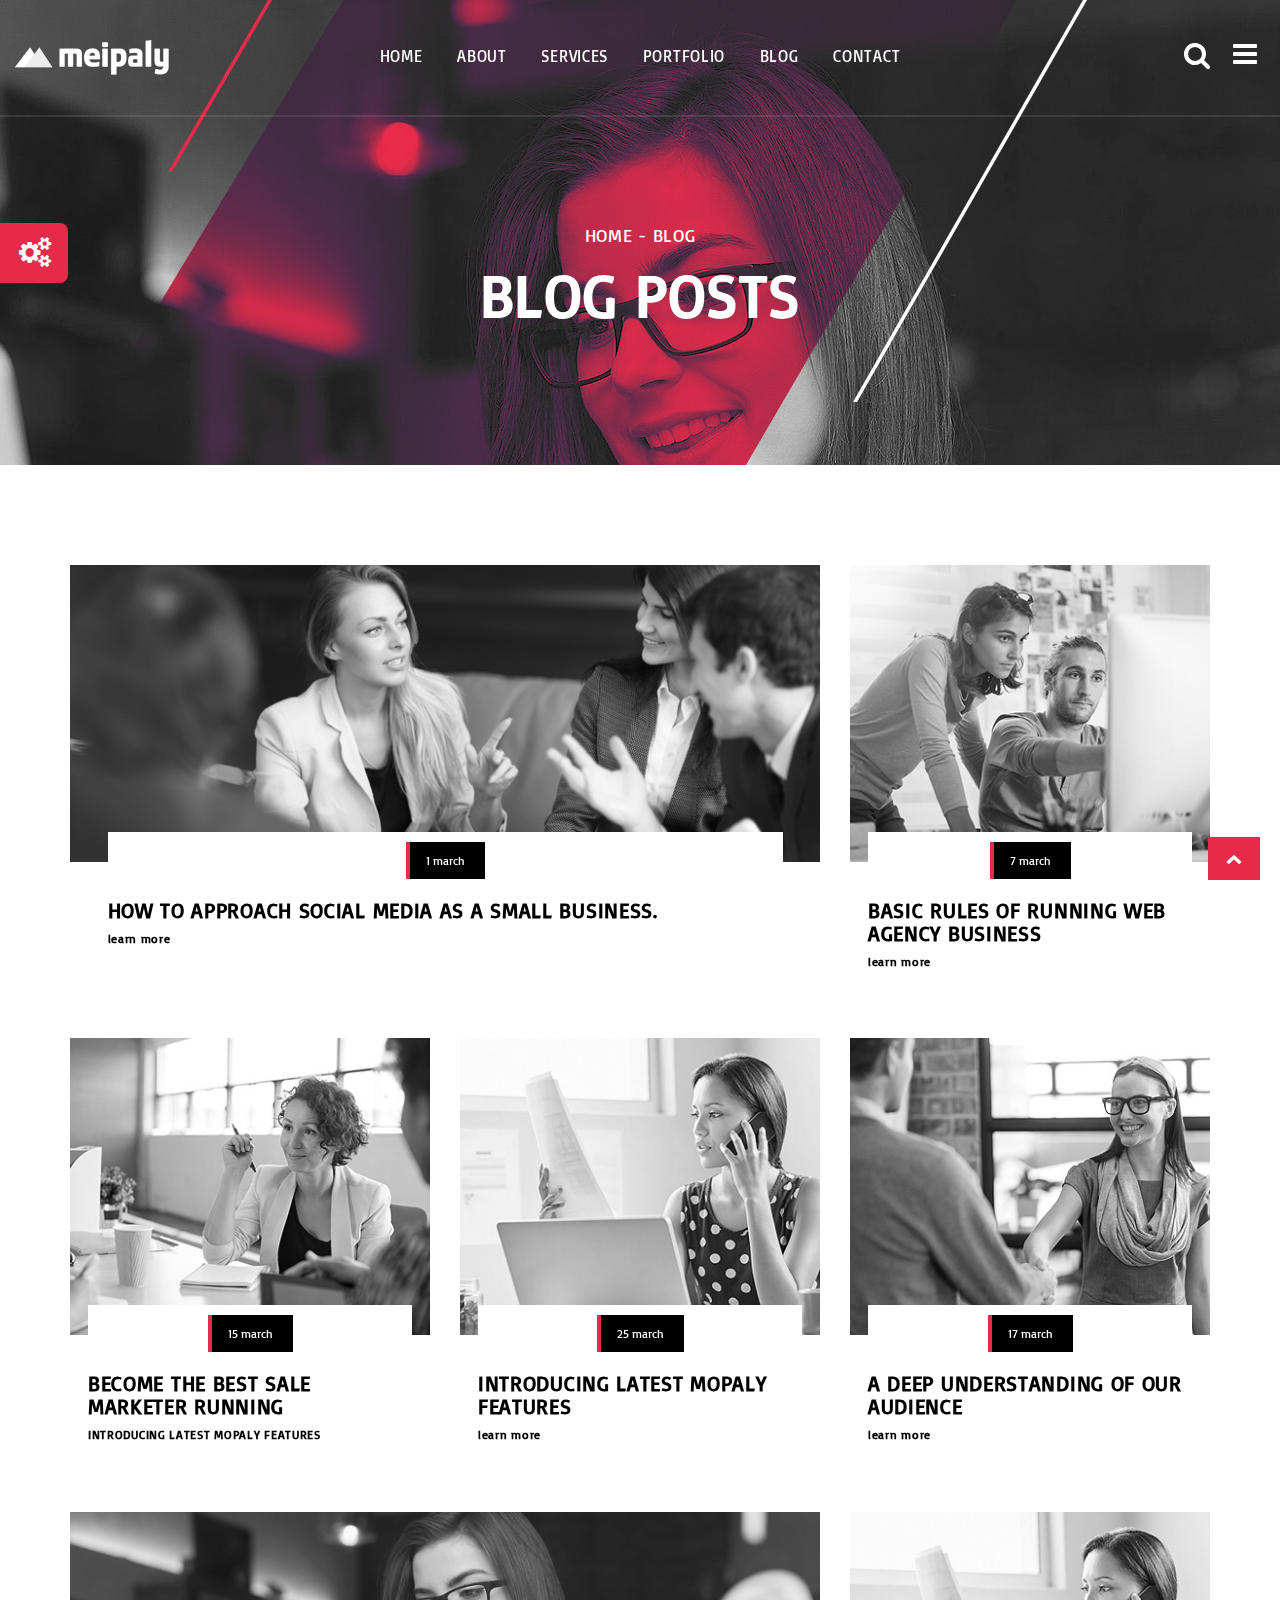
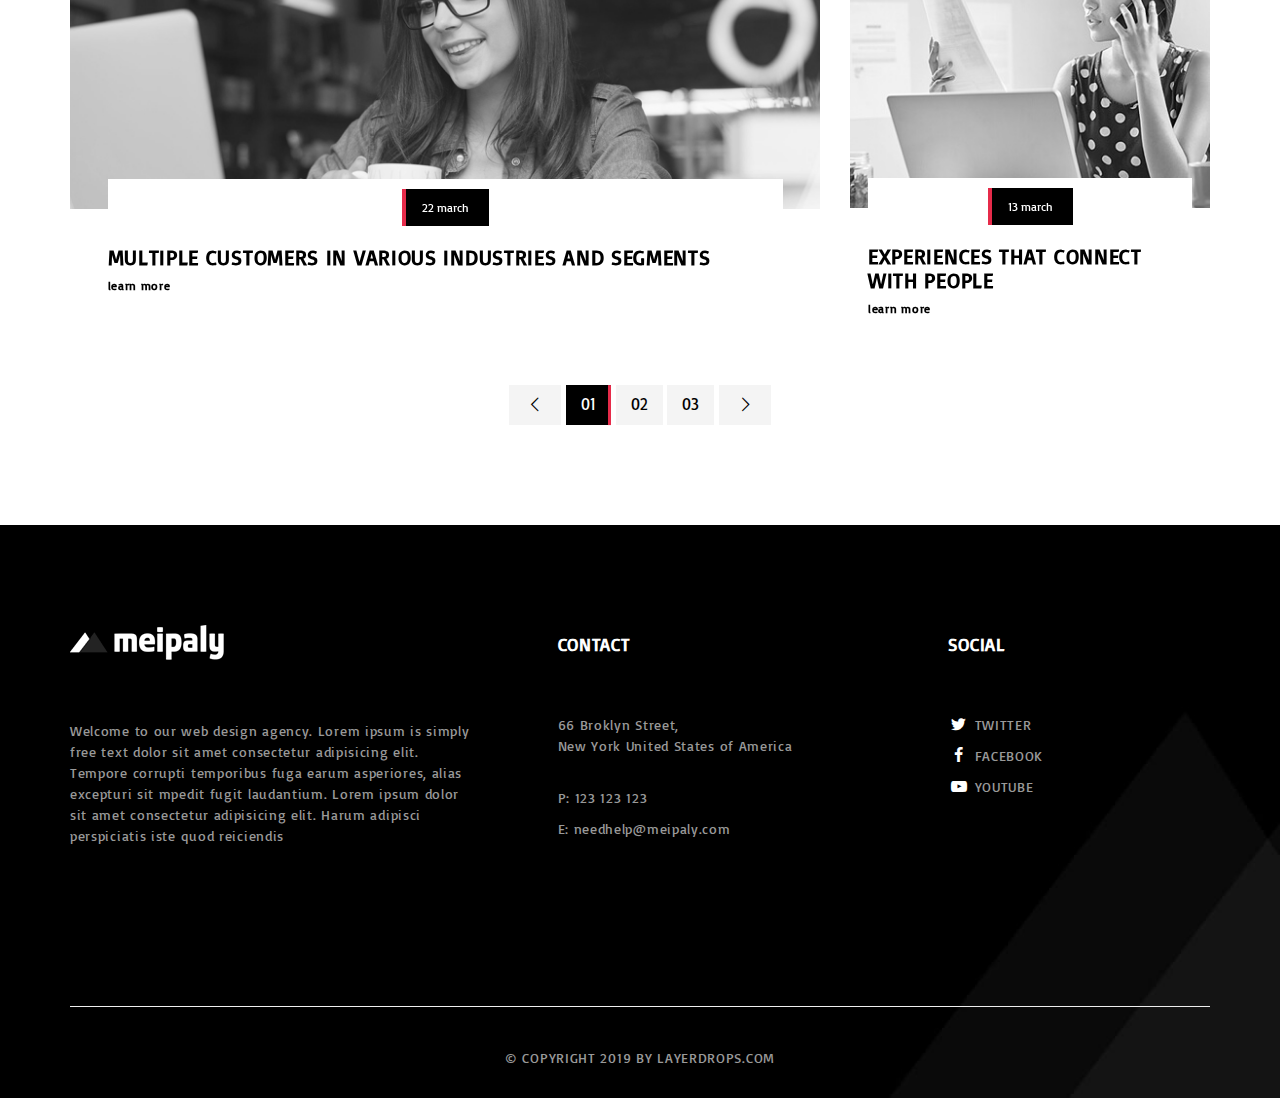
<file: pages/blog2.html>
<!--
templete-name: meiplay;
The owner of the templete: ahmed samy;
Template-version: 1.0.0;
Date created: 14/2/2020
-->
<!DOCTYPE html>
<html>
	<head>
		<meta charset="utf-8">
        <meta name="viewport" content="width=device-width, initial-scale=1.0">
		<title>BLOG 2-Meiplay</title>
		<link rel="stylesheet" href="../css/normaliz.min.css">
		<link rel="stylesheet" href="../css/bootstrap.min.css">
		<link rel="stylesheet" href="../css/fontello-icon.min.css">
		<link rel="stylesheet" href="https://fonts.googleapis.com/css?family=Basic&display=swap">
		<link rel="stylesheet" href="../css/theme.css">
		<link rel="stylesheet" href="../css/reset.css">
		<link rel="stylesheet" href="../css/global.css">
		<link rel="stylesheet" href="../css/blog2.css">
		<link rel="stylesheet" href="../css/responsive.css">
	</head>
	<body>
        
        <div class="loading"><!--loading-->
            <div class="loader"><!--loader-->
              <div class="loader__bar"></div><!--loader__bar-->
              <div class="loader__bar"></div><!--loader__bar-->
              <div class="loader__bar"></div><!--loader__bar-->
              <div class="loader__bar"></div><!--loader__bar-->
              <div class="loader__bar"></div><!--loader__bar-->
              <div class="loader__ball"></div><!--loader__ball-->
            </div><!--loader-->
        </div><!--loading-->

		<div class="to-up"><!--to-up-->
			<button class="custom-btn"><i class="demo-icon icon-up-open">&#xe826;</i></button>
		</div><!--to-up-->

		<div class="themes"><!--themes-->
			<div class="keyboard"><!--keyboard-->
				<h3 class="text-center text-uppercase">CHOOSE COLOR THEME</h3>
				<span class="color one" data-color="theme" data-this=".one"></span>
				<span class="color two" data-color="theme2" data-this=".two"></span>
				<span class="color three" data-color="theme3" data-this=".three"></span>
				<span class="color four" data-color="theme4" data-this=".four"></span>
				<span class="color five" data-color="theme5" data-this=".five"></span>
				<span class="color six" data-color="theme6" data-this=".six"></span>
				<span class="color seven" data-color="theme7" data-this=".seven"></span>
				<span class="color eight" data-color="theme8" data-this=".eight"></span>
			</div><!--keyboard-->
			<div class="icon"><!--icon-->
				<i class="demo-icon icon-cog-alt">&#xe804;</i>
			</div><!--icon-->
		</div><!--themes-->

		<header><!--header-->
			<nav><!--nav-->
				<div class="container-fluid"><!--container-fluid-->
					<div class="row"><!--row-->
						<div class="col-lg-2 col-md-2 col-xs-5 pull-left">
							<div class="logo"><!--logo-->
								<img src="../photo/logo/logo white.png" alt="logo">
							</div><!--logo-->
						</div>
						
						<div class="col-lg-8 col-md-8 hidden-sm hidden-xs" style="padding: 0;">
							<div class="navb"><!--navb-->
								<ul class="list-unstyled text-uppercase text-center">
									<li class="drop">
										<a>home</a>
										<ul class="drop-down list-unstyled text-uppercase text-center">
											<li><a href="../index.html">home"01</a></li>
											<li><a href="../index2.html">home"02</a></li>
											<li><a href="../index3.html">home"03</a></li>
										</ul>
									</li>
									<li>
										<a href="about.html">about</a>
									</li>
									<li class="drop">
										<a>services</a>
										<ul class="drop-down list-unstyled text-uppercase text-center">
											<li><a href="services.html">SERVICE</a></li>
											<li><a href="service%20detail.html">SERVICE"DETAIL</a></li>
										</ul>
									</li>
									<li class="drop">
										<a>PORTFOLIO</a>
										<ul class="drop-down list-unstyled text-uppercase text-center">
											<li><a href="portfolio.html">PORTFOLIO"V1</a></li>
											<li><a href="portfolio2.html">PORTFOLIO"V2</a></li>
											<li><a href="portfolio%20detail.html">PORTFOLIO"DETAIL</a></li>
										</ul>
									</li>
									<li class="drop">
										<a>BLOG</a>
										<ul class="drop-down list-unstyled text-uppercase text-center">
											<li><a href="blog.html">BLOG"V1</a></li>
											<li><a href="blog2.html">BLOG"V2</a></li>
											<li><a href="blog3.html">BLOG"V3</a></li>
											<li><a href="blog%20single.html">BLOG"single</a></li>
										</ul>
									</li>
									<li>
										<a href="contact.html">CONTACT</a>
									</li>
								</ul>
							</div><!--navb-->
						</div>

						<div class="col-md-2 col-xs-4 pull-right">
							<div class="menu-search text-right"><!--menu-search-->

								<div class="overlay"><!--overlay-->
									<div class="off center-block"><!--off-->
										<i class="demo-icon icon-cancel">&#xe808;</i>
									</div><!--off-->
									<div class="search"><!--search-->
										<input type="search" class="form-control" placeholder="SEARCH HERE...">
										<button><i class="demo-icon icon-search">&#xe823;</i></button>
									</div><!--search-->
								</div><!--overlay-->

								<div class="menu"><!--menu-->
									<div class="social"><!--social-->
										<span class=" text-uppercase"><a href="#"><i class="demo-icon icon-twitter">&#xf309;</i>twitter</a></span>
										<span class=" text-uppercase"><a href="#"><i class="demo-icon icon-facebook">&#xf09a;</i>facebook</a></span>
										<span class=" text-uppercase"><a href="#"><i class="demo-icon icon-youtube-play">&#xf16a;</i>youtube</a></span>
										<br>
										<div class="off center-block"><!--off-->
											<i class="demo-icon icon-cancel">&#xe808;</i>
										</div><!--off-->
									</div><!--social-->
									<ul class="list-unstyled text-uppercase text-center main"><!--main-->
										<li class="drop-menu" data-fade=".one-drop"><!--drop-menu-->
											<a>home <span class="caret"></span></a>
											<ul class="drop-down one-drop list-unstyled text-uppercase text-center">
												<li><a href="../index.html">home"01</a></li>
												<li><a href="../index2.html">home"02</a></li>
												<li><a href="../index3.html">home"03</a></li>
											</ul>
										</li><!--drop-menu-->
										<li>
											<a href="about.html">about</a>
										</li>
										<li class="drop-menu" data-fade=".two-drop"><!--drop-menu-->
											<a>services <span class="caret"></span></a>
											<ul class="drop-down two-drop list-unstyled text-uppercase text-center">
												<li><a href="services.html">SERVICE</a></li>
												<li><a href="service%20detail.html">SERVICE"DETAIL</a></li>
											</ul>
										</li><!--drop-menu-->
										<li class="drop-menu" data-fade=".three-drop"><!--drop-menu-->
											<a>PORTFOLIO <span class="caret"></span></a>
											<ul class="drop-down three-drop list-unstyled text-uppercase text-center">
												<li><a href="portfolio.html">PORTFOLIO"V1</a></li>
												<li><a href="portfolio2.html">PORTFOLIO"V2</a></li>
												<li><a href="portfolio%20detail.html">PORTFOLIO"DETAIL</a></li>
											</ul>
										</li><!--drop-menu-->
										<li class="drop-menu" data-fade=".four-drop"><!--drop-menu-->
											<a>BLOG <span class="caret"></span></a>
											<ul class="drop-down four-drop list-unstyled text-uppercase text-center">
												<li><a href="blog.html">BLOG"V1</a></li>
												<li><a href="blog2.html">BLOG"V2</a></li>
												<li><a href="blog3.html">BLOG"V3</a></li>
												<li><a href="blog%20single.html">BLOG"single</a></li>
											</ul>
										</li><!--drop-menu-->
										<li class="li">
											<a href="contact.html">CONTACT</a>
										</li>
									</ul><!--main-->
								</div><!--menu-->

								<i class="demo-icon icon-search">&#xe823;</i>
								<i class="demo-icon icon-menu">&#xf0c9;</i>
							</div><!--menu-search-->
						</div>
						
					</div><!--row-->
				</div><!--container-fluid-->
			</nav><!--nav-->
			<div class="slider-cover"><!--slider-cover-->
				<div class="text"><!--text-->
					<h4 class="text-center text-uppercase">HOME - blog</h4>
					<h2 class="text-center text-uppercase">blog POSTS</h2>
				</div><!--text-->
			</div><!--slider-cover-->
		</header>

		<div class="our-news"><!--our-news-->
			<div class="container"><!--container-->
				<div class="row"><!--row-->

					<div class="col-md-8 col-sm-12 col-xs-12">
						<div class="our"><!--our-->
							<div class="photo one-new"><!--photo-->
                                <img src="../photo/our news/15_1aba17555258b3420157ef70755972be.jpg" alt="APPROACH">
							</div><!--photo-->
							<div class="after"><!--after-->
								<button class="uppercase custom-btn center-block"><a href="#">1 march</a></button>
								<h2 class="uppercase"><a href="blog single.html">HOW TO APPROACH SOCIAL MEDIA AS A SMALL BUSINESS.</a></h2>
								<h6 class="uppercase"><a href="blog single.html">learn more</a></h6>
							</div><!--after-->
						</div><!--our-->
					</div>

					<div class="col-md-4 col-sm-6 col-xs-12">
						<div class="our"><!--our-->
							<div class="photo one"><!--photo-->
                                <img src="../photo/our news/1.jpg" alt="BASIC"> 
							</div><!--photo-->
							<div class="after"><!--after-->
								<button class="uppercase custom-btn center-block"><a href="#">7 march</a></button>
								<h2 class="uppercase"><a href="blog single.html">BASIC RULES OF RUNNING WEB AGENCY BUSINESS</a></h2>
								<h6 class="uppercase"><a href="blog single.html">learn more</a></h6>
							</div><!--after-->
						</div><!--our-->
					</div>

					<div class="col-md-4 col-sm-6 col-xs-12">
						<div class="our"><!--our-->
							<div class="photo two"><!--photo-->
                                <img src="../photo/our news/2.jpg" alt="BECOME"> 
							</div><!--photo-->
							<div class="after"><!--after-->
								<button class="uppercase custom-btn center-block"><a href="#">15 march</a></button>
								<h2 class="uppercase"><a href="blog single.html">BECOME THE BEST SALE MARKETER RUNNING</a></h2>
								<h6 class="uppercase"><a href="blog single.html">INTRODUCING LATEST MOPALY FEATURES</a></h6>
							</div><!--after-->
						</div><!--our-->
					</div>

					<div class="col-md-4 col-sm-6 col-xs-12">
						<div class="our"><!--our-->
							<div class="photo three"><!--photo-->
                                <img src="../photo/our news/3 (1).jpg" alt="INTRODUCING">
							</div><!--photo-->
							<div class="after"><!--after-->
								<button class="uppercase custom-btn center-block"><a href="#">25 march</a></button>
								<h2 class="uppercase"><a href="blog single.html">INTRODUCING LATEST MOPALY FEATURES</a></h2>
								<h6 class="uppercase"><a href="blog single.html">learn more</a></h6>
							</div><!--after-->
						</div><!--our-->
					</div>

					<div class="col-md-4 col-sm-6 col-xs-12">
						<div class="our"><!--our-->
							<div class="photo four"><!--photo-->
                                <img src="../photo/our news/4_2b8578131b8c63e75edb2ca0c3eb4b71.jpg" alt="UNDERSTANDING">
							</div><!--photo-->
							<div class="after"><!--after-->
								<button class="uppercase custom-btn center-block"><a href="#">17 march</a></button>
								<h2 class="uppercase"><a href="blog single.html">A DEEP UNDERSTANDING OF OUR AUDIENCE</a></h2>
								<h6 class="uppercase"><a href="blog single.html">learn more</a></h6>
							</div><!--after-->
						</div><!--our-->
					</div>

					<div class="col-md-8 col-sm-12 col-xs-12">
						<div class="our"><!--our-->
							<div class="photo two-new"><!--photo-->
                                <img src="../photo/our news/14_991483cc1fb195025f0050eaac23c2ba.jpg" alt="APPROACH">
							</div><!--photo-->
							<div class="after"><!--after-->
								<button class="uppercase custom-btn center-block"><a href="#">22 march</a></button>
								<h2 class="uppercase"><a href="blog single.html">MULTIPLE CUSTOMERS IN VARIOUS INDUSTRIES AND SEGMENTS</a></h2>
								<h6 class="uppercase"><a href="blog single.html">learn more</a></h6>
							</div><!--after-->
						</div><!--our-->
					</div>
					
					<div class="col-md-4 col-sm-6 col-xs-12">
						<div class="our"><!--our-->
							<div class="photo six"><!--photo-->
                                <img src="../photo/our news/3 (1).jpg" alt="INTRODUCING">
							</div><!--photo-->
							<div class="after"><!--after-->
								<button class="uppercase custom-btn center-block"><a href="#">13 march</a></button>
								<h2 class="uppercase"><a href="blog single.html">EXPERIENCES THAT CONNECT WITH PEOPLE</a></h2>
								<h6 class="uppercase"><a href="blog single.html">learn more</a></h6>
							</div><!--after-->
						</div><!--our-->
					</div>
				</div><!--row-->
				<div class="btns">
					<button class="text-uppercase custom-btn"><a href="#"><i class="demo-icon icon-left-open-big">&#xe80d;</i></a></button>
					<button class="text-uppercase custom-btn active"><a href="#">01</a></button>
					<button class="text-uppercase custom-btn"><a href="#">02</a></button>
					<button class="text-uppercase custom-btn"><a href="#">03</a></button>
					<button class="text-uppercase custom-btn"><a href="#"><i class="demo-icon icon-right-open-big">&#xe80c;</i></a></button>
				</div>
			</div><!--container-->
		</div><!--our-news-->

		<footer><!--footer-->
			<div class="container"><!--container-->
				<div class="concat"><!--concat-->
					<div class="row"><!--row-->
						<div class="col-md-5 col-xs-12 one"><!--one-->
							<div class="logo"><img src="../photo/logo/foo_logo_06288cc910a9b5f5fa9fd5b987488de2.png" alt="logo"></div>
							<p class="">Welcome to our web design agency. Lorem ipsum is simply free text dolor sit amet consectetur adipisicing elit. Tempore corrupti temporibus fuga earum asperiores, alias excepturi sit mpedit fugit laudantium. Lorem ipsum dolor sit amet consectetur adipisicing elit. Harum adipisci perspiciatis iste quod reiciendis</p>
						</div><!--one-->
						<div class="col-md-4 col-xs-12 two"><!--two-->
							<h4 class="text-uppercase">CONTACT</h4>
							<p class="">66 Broklyn Street,<br>New York United States of America</p>
							<br>
							<p class="">P: 123 123 123</p>
							<p class="">E: needhelp@meipaly.com</p>
						</div><!--two-->
						<div class="col-md-3 col-xs-12 three"><!--three-->
							<h4 class="text-uppercase">social</h4>
							<p class=" text-uppercase"><a href="#"><i class="demo-icon icon-twitter">&#xf309;</i> twitter</a></p>
							<p class=" text-uppercase"><a href="#"><i class="demo-icon icon-facebook">&#xf09a;</i> facebook</a></p>
							<p class=" text-uppercase"><a href="#"><i class="demo-icon icon-youtube-play">&#xf16a;</i> youtube</a></p>
						</div><!--three-->
					</div><!--row-->
				</div><!--concat-->
				<hr>
				<div class="copy-right"><!--copy-right-->
					<p class="text-center">© COPYRIGHT 2019 BY<a href="#"> LAYERDROPS.COM</a></p>
				</div><!--copy-right-->
			</div><!--container-->
		</footer><!--footer-->

		<script src="../js/jquery-3.4.1.min.js"></script>
		<script src="../js/bootstrap.min.js"></script>
		<script src="../js/global.js"></script>
		<script src="../js/blog2.js"></script>
	</body>
</html>
</file>
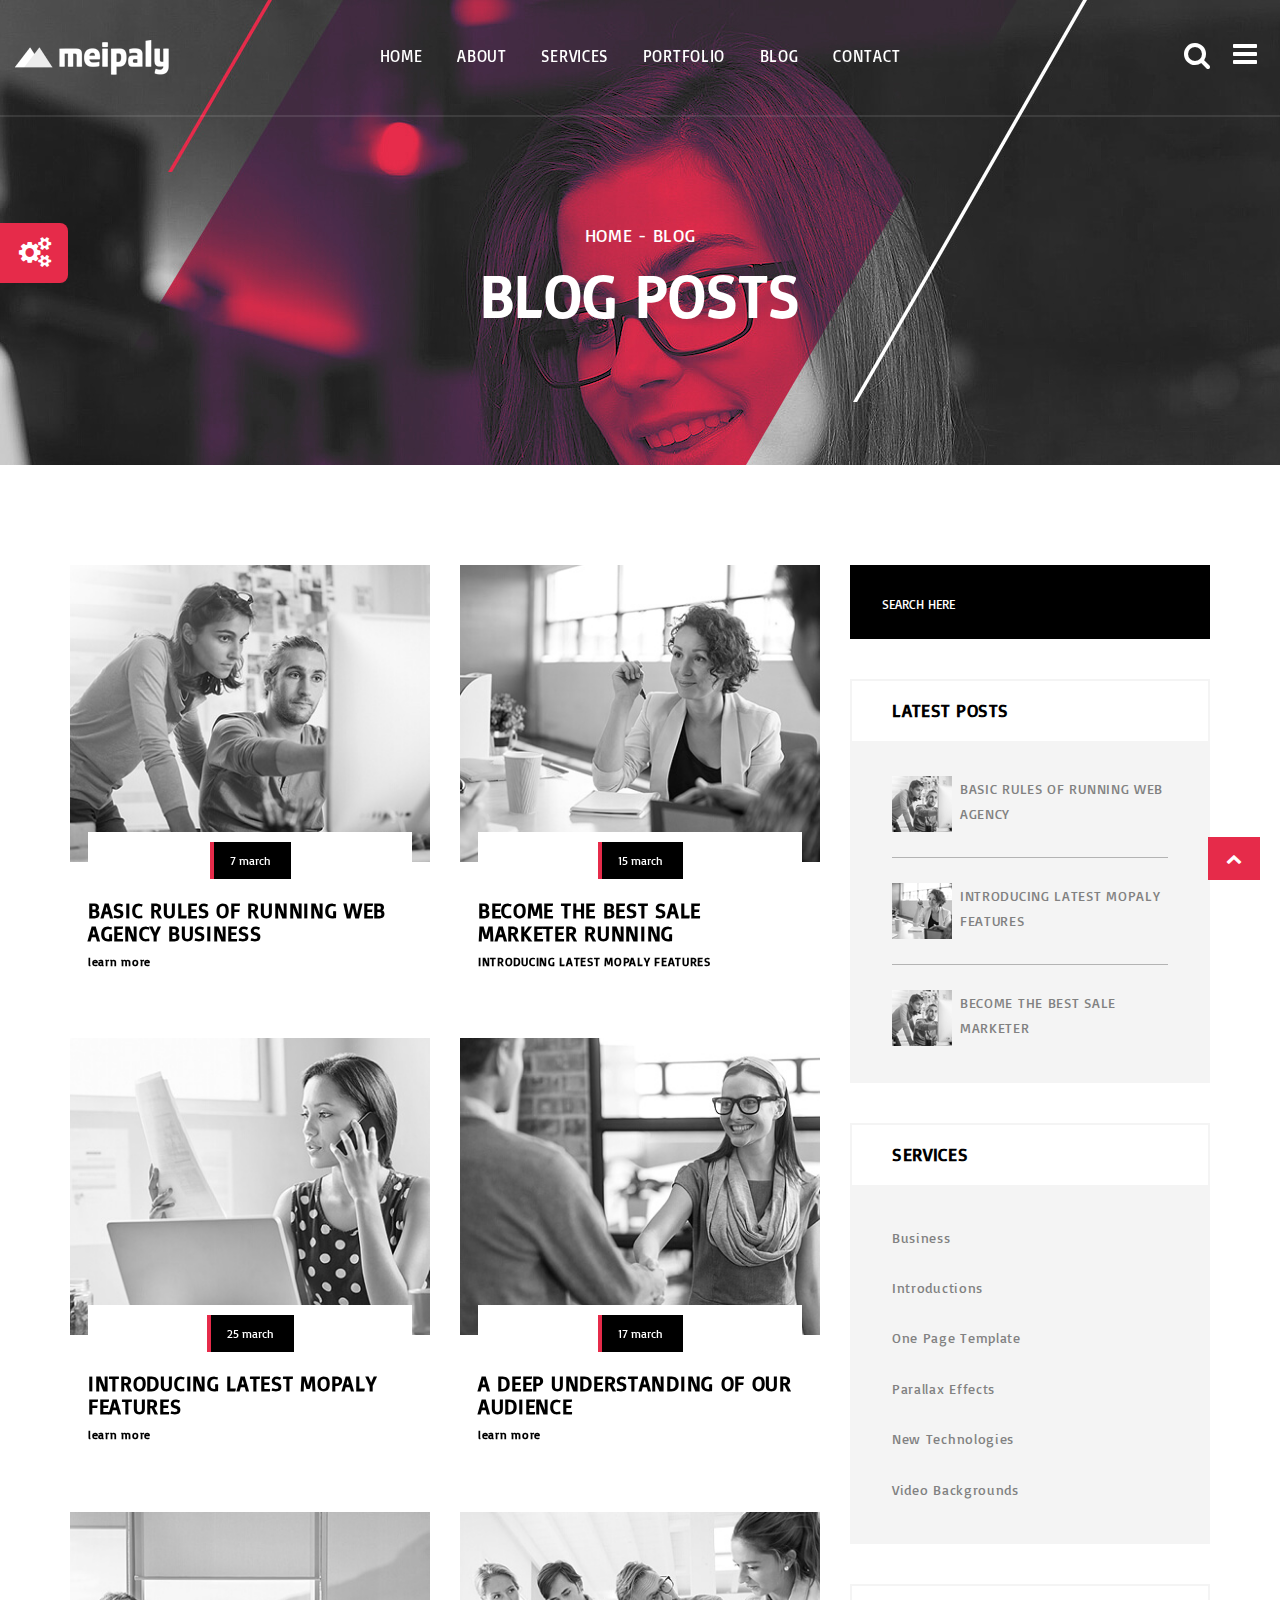
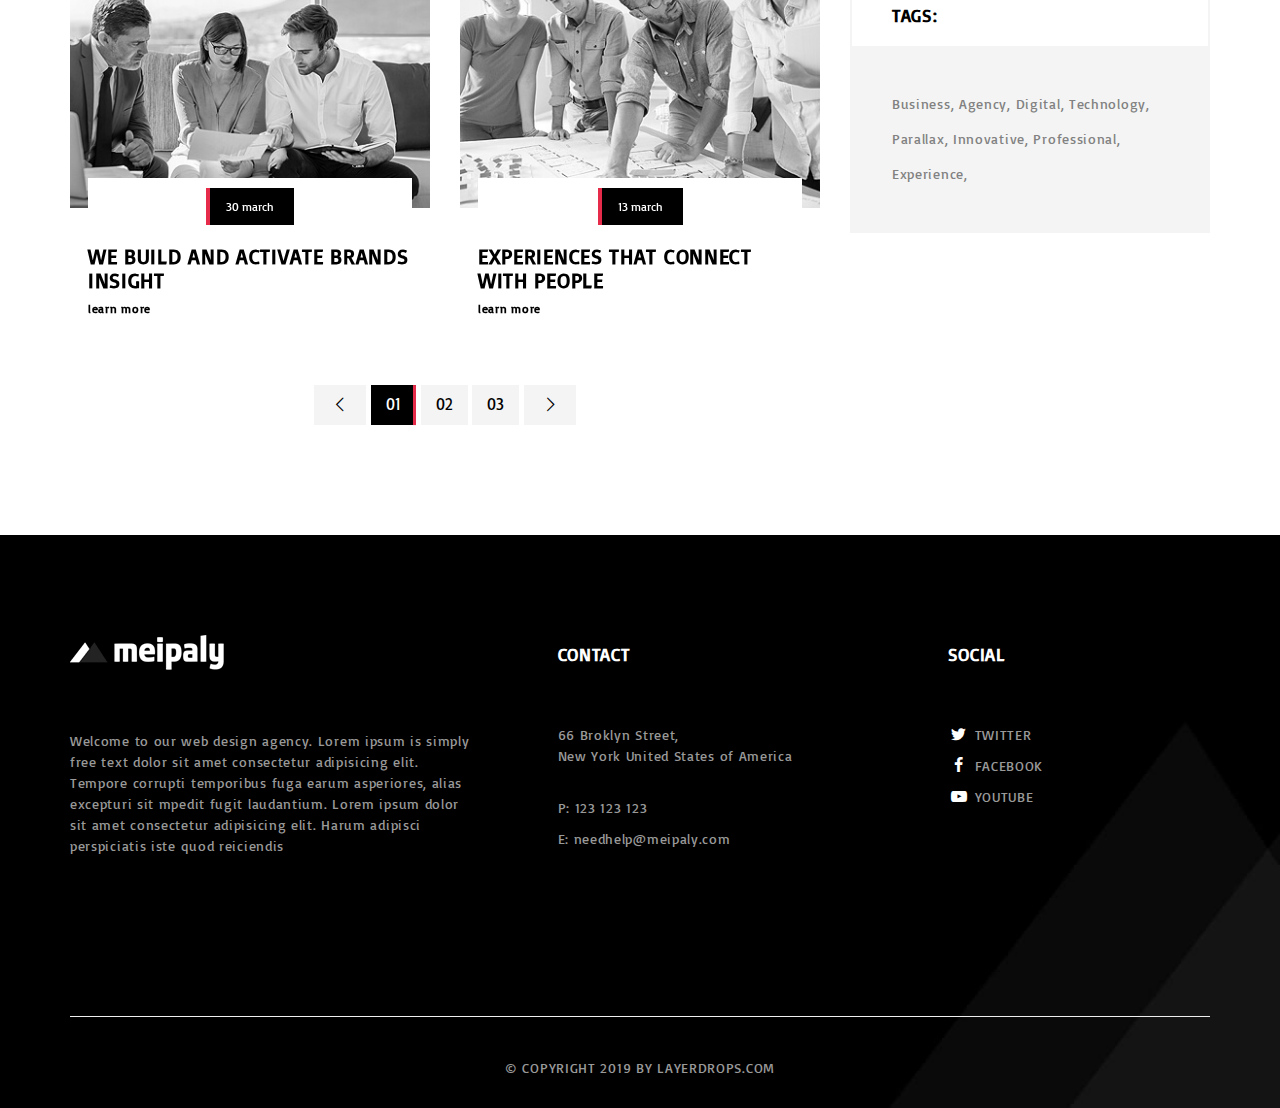
<file: pages/blog3.html>
<!--
templete-name: meiplay;
The owner of the templete: ahmed samy;
Template-version: 1.0.0;
Date created: 14/2/2020
-->
<!DOCTYPE html>
<html>
	<head>
		<meta charset="utf-8">
        <meta name="viewport" content="width=device-width, initial-scale=1.0">
		<title>BLOG 3-Meiplay</title>
		<link rel="stylesheet" href="../css/normaliz.min.css">
		<link rel="stylesheet" href="../css/bootstrap.min.css">
		<link rel="stylesheet" href="../css/fontello-icon.min.css">
		<link rel="stylesheet" href="https://fonts.googleapis.com/css?family=Basic&display=swap">
		<link rel="stylesheet" href="../css/theme.css">
		<link rel="stylesheet" href="../css/reset.css">
		<link rel="stylesheet" href="../css/global.css">
		<link rel="stylesheet" href="../css/blog3.css">
		<link rel="stylesheet" href="../css/responsive.css">
	</head>
	<body>
        
        <div class="loading"><!--loading-->
            <div class="loader"><!--loader-->
              <div class="loader__bar"></div><!--loader__bar-->
              <div class="loader__bar"></div><!--loader__bar-->
              <div class="loader__bar"></div><!--loader__bar-->
              <div class="loader__bar"></div><!--loader__bar-->
              <div class="loader__bar"></div><!--loader__bar-->
              <div class="loader__ball"></div><!--loader__ball-->
            </div><!--loader-->
        </div><!--loading-->

		<div class="to-up"><!--to-up-->
			<button class="custom-btn"><i class="demo-icon icon-up-open">&#xe826;</i></button>
		</div><!--to-up-->

		<div class="themes"><!--themes-->
			<div class="keyboard"><!--keyboard-->
				<h3 class="text-center text-uppercase">CHOOSE COLOR THEME</h3>
				<span class="color one" data-color="theme" data-this=".one"></span>
				<span class="color two" data-color="theme2" data-this=".two"></span>
				<span class="color three" data-color="theme3" data-this=".three"></span>
				<span class="color four" data-color="theme4" data-this=".four"></span>
				<span class="color five" data-color="theme5" data-this=".five"></span>
				<span class="color six" data-color="theme6" data-this=".six"></span>
				<span class="color seven" data-color="theme7" data-this=".seven"></span>
				<span class="color eight" data-color="theme8" data-this=".eight"></span>
			</div><!--keyboard-->
			<div class="icon"><!--icon-->
				<i class="demo-icon icon-cog-alt">&#xe804;</i>
			</div><!--icon-->
		</div><!--themes-->

		<header><!--header-->
			<nav><!--nav-->
				<div class="container-fluid"><!--container-fluid-->
					<div class="row"><!--row-->
						<div class="col-lg-2 col-md-2 col-xs-5 pull-left">
							<div class="logo"><!--logo-->
								<img src="../photo/logo/logo white.png" alt="logo">
							</div><!--logo-->
						</div>
						
						<div class="col-lg-8 col-md-8 hidden-sm hidden-xs" style="padding: 0;">
							<div class="navb"><!--navb-->
								<ul class="list-unstyled text-uppercase text-center">
									<li class="drop">
										<a>home</a>
										<ul class="drop-down list-unstyled text-uppercase text-center">
											<li><a href="../index.html">home"01</a></li>
											<li><a href="../index2.html">home"02</a></li>
											<li><a href="../index3.html">home"03</a></li>
										</ul>
									</li>
									<li>
										<a href="about.html">about</a>
									</li>
									<li class="drop">
										<a>services</a>
										<ul class="drop-down list-unstyled text-uppercase text-center">
											<li><a href="services.html">SERVICE</a></li>
											<li><a href="service%20detail.html">SERVICE"DETAIL</a></li>
										</ul>
									</li>
									<li class="drop">
										<a>PORTFOLIO</a>
										<ul class="drop-down list-unstyled text-uppercase text-center">
											<li><a href="portfolio.html">PORTFOLIO"V1</a></li>
											<li><a href="portfolio2.html">PORTFOLIO"V2</a></li>
											<li><a href="portfolio%20detail.html">PORTFOLIO"DETAIL</a></li>
										</ul>
									</li>
									<li class="drop">
										<a>BLOG</a>
										<ul class="drop-down list-unstyled text-uppercase text-center">
											<li><a href="blog.html">BLOG"V1</a></li>
											<li><a href="blog2.html">BLOG"V2</a></li>
											<li><a href="blog3.html">BLOG"V3</a></li>
											<li><a href="blog%20single.html">BLOG"single</a></li>
										</ul>
									</li>
									<li>
										<a href="contact.html">CONTACT</a>
									</li>
								</ul>
							</div><!--navb-->
						</div>

						<div class="col-md-2 col-xs-4 pull-right">
							<div class="menu-search text-right"><!--menu-search-->

								<div class="overlay"><!--overlay-->
									<div class="off center-block"><!--off-->
										<i class="demo-icon icon-cancel">&#xe808;</i>
									</div><!--off-->
									<div class="search"><!--search-->
										<input type="search" class="form-control" placeholder="SEARCH HERE...">
										<button><i class="demo-icon icon-search">&#xe823;</i></button>
									</div><!--search-->
								</div><!--overlay-->

								<div class="menu"><!--menu-->
									<div class="social"><!--social-->
										<span class=" text-uppercase"><a href="#"><i class="demo-icon icon-twitter">&#xf309;</i>twitter</a></span>
										<span class=" text-uppercase"><a href="#"><i class="demo-icon icon-facebook">&#xf09a;</i>facebook</a></span>
										<span class=" text-uppercase"><a href="#"><i class="demo-icon icon-youtube-play">&#xf16a;</i>youtube</a></span>
										<br>
										<div class="off center-block"><!--off-->
											<i class="demo-icon icon-cancel">&#xe808;</i>
										</div><!--off-->
									</div><!--social-->
									<ul class="list-unstyled text-uppercase text-center main"><!--main-->
										<li class="drop-menu" data-fade=".one-drop"><!--drop-menu-->
											<a>home <span class="caret"></span></a>
											<ul class="drop-down one-drop list-unstyled text-uppercase text-center">
												<li><a href="../index.html">home"01</a></li>
												<li><a href="../index2.html">home"02</a></li>
												<li><a href="../index3.html">home"03</a></li>
											</ul>
										</li><!--drop-menu-->
										<li>
											<a href="about.html">about</a>
										</li>
										<li class="drop-menu" data-fade=".two-drop"><!--drop-menu-->
											<a>services <span class="caret"></span></a>
											<ul class="drop-down two-drop list-unstyled text-uppercase text-center">
												<li><a href="services.html">SERVICE</a></li>
												<li><a href="service%20detail.html">SERVICE"DETAIL</a></li>
											</ul>
										</li><!--drop-menu-->
										<li class="drop-menu" data-fade=".three-drop"><!--drop-menu-->
											<a>PORTFOLIO <span class="caret"></span></a>
											<ul class="drop-down three-drop list-unstyled text-uppercase text-center">
												<li><a href="portfolio.html">PORTFOLIO"V1</a></li>
												<li><a href="portfolio2.html">PORTFOLIO"V2</a></li>
												<li><a href="portfolio%20detail.html">PORTFOLIO"DETAIL</a></li>
											</ul>
										</li><!--drop-menu-->
										<li class="drop-menu" data-fade=".four-drop"><!--drop-menu-->
											<a>BLOG <span class="caret"></span></a>
											<ul class="drop-down four-drop list-unstyled text-uppercase text-center">
												<li><a href="blog.html">BLOG"V1</a></li>
												<li><a href="blog2.html">BLOG"V2</a></li>
												<li><a href="blog3.html">BLOG"V3</a></li>
												<li><a href="blog%20single.html">BLOG"single</a></li>
											</ul>
										</li><!--drop-menu-->
										<li class="li">
											<a href="contact.html">CONTACT</a>
										</li>
									</ul><!--main-->
								</div><!--menu-->

								<i class="demo-icon icon-search">&#xe823;</i>
								<i class="demo-icon icon-menu">&#xf0c9;</i>
							</div><!--menu-search-->
						</div>
						
					</div><!--row-->
				</div><!--container-fluid-->
			</nav><!--nav-->
			<div class="slider-cover"><!--slider-cover-->
				<div class="text"><!--text-->
					<h4 class="text-center text-uppercase">HOME - blog</h4>
					<h2 class="text-center text-uppercase">blog POSTS</h2>
				</div><!--text-->
			</div><!--slider-cover-->
		</header>

		<div class="main"><!--main-->
			<div class="container"><!--container-->
				<div class="row"><!--row-->
					<div class="col-md-8 col-xs-12">
						<div class="our-news"><!--our-news-->
							<div class="row"><!--row-->
								<div class="col-md-6 col-sm-6 col-xs-12">
									<div class="our"><!--our-->
										<div class="photo one"><!--photo-->
                                            <img src="../photo/our news/1.jpg" alt="BASIC"> 
										</div><!--photo-->
										<div class="after"><!--after-->
											<button class="uppercase custom-btn center-block"><a href="#">7 march</a></button>
											<h2 class="uppercase"><a href="blog single.html">BASIC RULES OF RUNNING WEB AGENCY BUSINESS</a></h2>
											<h6 class="uppercase"><a href="blog single.html">learn more</a></h6>
										</div><!--after-->
									</div><!--our-->
								</div>
			
								<div class="col-md-6 col-sm-6 col-xs-12">
									<div class="our"><!--our-->
										<div class="photo two"><!--photo-->
                                            <img src="../photo/our news/2.jpg" alt="BECOME"> 
										</div><!--photo-->
										<div class="after"><!--after-->
											<button class="uppercase custom-btn center-block"><a href="#">15 march</a></button>
											<h2 class="uppercase"><a href="blog single.html">BECOME THE BEST SALE MARKETER RUNNING</a></h2>
											<h6 class="uppercase"><a href="blog single.html">INTRODUCING LATEST MOPALY FEATURES</a></h6>
										</div><!--after-->
									</div><!--our-->
								</div>
			
								<div class="col-md-6 col-sm-6 col-xs-12">
									<div class="our"><!--our-->
										<div class="photo three"><!--photo-->
                                            <img src="../photo/our news/3 (1).jpg" alt="INTRODUCING">
										</div><!--photo-->
										<div class="after"><!--after-->
											<button class="uppercase custom-btn center-block"><a href="#">25 march</a></button>
											<h2 class="uppercase"><a href="blog single.html">INTRODUCING LATEST MOPALY FEATURES</a></h2>
											<h6 class="uppercase"><a href="blog single.html">learn more</a></h6>
										</div><!--after-->
									</div><!--our-->
								</div>
			
								<div class="col-md-6 col-sm-6 col-xs-12">
									<div class="our"><!--our-->
										<div class="photo four"><!--photo-->
                                            <img src="../photo/our news/4_2b8578131b8c63e75edb2ca0c3eb4b71.jpg" alt="UNDERSTANDING">
										</div><!--photo-->
										<div class="after"><!--after-->
											<button class="uppercase custom-btn center-block"><a href="#">17 march</a></button>
											<h2 class="uppercase"><a href="blog single.html">A DEEP UNDERSTANDING OF OUR AUDIENCE</a></h2>
											<h6 class="uppercase"><a href="blog single.html">learn more</a></h6>
										</div><!--after-->
									</div><!--our-->
								</div>
			
								<div class="col-md-6 col-sm-6 col-xs-12">
									<div class="our"><!--our-->
										<div class="photo five"><!--photo-->
                                            <img src="../photo/our news/5_e2fe6cdd6aad41e1e339d778b46ddae2.jpg" alt="BUILD">
										</div><!--photo-->
										<div class="after"><!--after-->
											<button class="uppercase custom-btn center-block"><a href="#">30 march</a></button>
											<h2 class="uppercase"><a href="blog single.html">WE BUILD AND ACTIVATE BRANDS INSIGHT</a></h2>
											<h6 class="uppercase"><a href="blog single.html">learn more</a></h6>
										</div><!--after-->
									</div><!--our-->
								</div>
			
								<div class="col-md-6 col-sm-6 col-xs-12">
									<div class="our"><!--our-->
										<div class="photo six"><!--photo-->
                                            <img src="../photo/our news/6_74ab97bb5d3d09cfa7fa616907f86cf6.jpg" alt="BUILD">
										</div><!--photo-->
										<div class="after"><!--after-->
											<button class="uppercase custom-btn center-block"><a href="#">13 march</a></button>
											<h2 class="uppercase"><a href="blog single.html">EXPERIENCES THAT CONNECT WITH PEOPLE</a></h2>
											<h6 class="uppercase"><a href="blog single.html">learn more</a></h6>
										</div><!--after-->
									</div><!--our-->
								</div>
							</div><!--row-->
							<div class="btns"><!--btns-->
								<button class="text-uppercase custom-btn"><a href="#"><i class="demo-icon icon-left-open-big">&#xe80d;</i></a></button>
								<button class="text-uppercase custom-btn active"><a href="#">01</a></button>
								<button class="text-uppercase custom-btn"><a href="#">02</a></button>
								<button class="text-uppercase custom-btn"><a href="#">03</a></button>
								<button class="text-uppercase custom-btn"><a href="#"><i class="demo-icon icon-right-open-big">&#xe80c;</i></a></button>
							</div><!--btns-->
						</div><!--our-news-->
					</div>
					<div class="col-md-4 col-xs-12">
						<aside class="sidebar"><!--sidebar-->
							<form class="search" id="search" action="">
								<input type="search" placeholder="SEARCH HERE" class="form-control">
							</form>

							<section class="section-one"><!--scetion-one-->
								<div class="header"><!--header-->
									<h4 class="text-uppercase">LATEST POSTS</h4>
								</div><!--header-->
								<div class="body"><!--body-->
									<div class="post one"><!--post one-->
										<img src="../photo/blog3/11_c5b05ba4941aaaec885c58465f4f1ebd.jpg" alt="blog3">
										<h5 class="text-capitalize"><a href="#">BASIC RULES OF RUNNING WEB AGENCY</a></h5>
									</div><!--post one-->

									<div class="post two"><!--post two-->
										<img src="../photo/blog3/13_75ee3fb6d210ff4d5f80790675951e74.jpg" alt="blog3">
										<h5 class="text-capitalize"><a href="#">INTRODUCING LATEST MOPALY FEATURES</a></h5>
									</div><!--post two-->

									<div class="post three"><!--post three-->
										<img src="../photo/blog3/11_c5b05ba4941aaaec885c58465f4f1ebd.jpg" alt="blog3">
										<h5 class="text-capitalize"><a href="#">BECOME THE BEST SALE MARKETER</a></h5>
									</div><!--post three-->
								</div><!--body-->
							</section><!--scetion-one-->

							<section class="section-two"><!--scetion-two-->
								<div class="header"><!--header-->
									<h4 class="text-uppercase">SERVICES</h4>
								</div><!--header-->
								<div class="body"><!--body-->
									<h5 class="text-capitalize"><a href="#">Business</a></h5>
									<h5 class="text-capitalize"><a href="#">Introductions</a></h5>
									<h5 class="text-capitalize"><a href="#">One Page Template</a></h5>
									<h5 class="text-capitalize"><a href="#">Parallax Effects</a></h5>
									<h5 class="text-capitalize"><a href="#">New Technologies</a></h5>
									<h5 class="text-capitalize"><a href="#">Video Backgrounds</a></h5>
								</div><!--body-->
							</section><!--scetion-two-->

							<section class="section-three"><!--scetion-three-->
								<div class="header"><!--header-->
									<h4 class="text-uppercase">TAGS:</h4>
								</div><!--header-->
								<div class="body"><!--body-->
									<h5 class="text-capitalize"><a href="#">Business, </a></h5>
									<h5 class="text-capitalize"><a href="#">Agency, </a></h5>
									<h5 class="text-capitalize"><a href="#">Digital, </a></h5>
									<h5 class="text-capitalize"><a href="#">Technology, </a></h5>
									<h5 class="text-capitalize"><a href="#">Parallax, </a></h5>
									<h5 class="text-capitalize"><a href="#">Innovative, </a></h5>
									<h5 class="text-capitalize"><a href="#">Professional, </a></h5>
									<h5 class="text-capitalize"><a href="#">Experience, </a></h5>
								</div><!--body-->
							</section><!--scetion-three-->

						</aside><!--sidebar-->
					</div>
				</div><!--row-->
			</div><!--container-->
		</div><!--main-->

		<footer><!--footer-->
			<div class="container"><!--container-->
				<div class="concat"><!--concat-->
					<div class="row"><!--row-->
						<div class="col-md-5 col-xs-12 one"><!--one-->
							<div class="logo"><img src="../photo/logo/foo_logo_06288cc910a9b5f5fa9fd5b987488de2.png" alt="logo"></div>
							<p class="">Welcome to our web design agency. Lorem ipsum is simply free text dolor sit amet consectetur adipisicing elit. Tempore corrupti temporibus fuga earum asperiores, alias excepturi sit mpedit fugit laudantium. Lorem ipsum dolor sit amet consectetur adipisicing elit. Harum adipisci perspiciatis iste quod reiciendis</p>
						</div><!--one-->
						<div class="col-md-4 col-xs-12 two"><!--two-->
							<h4 class="text-uppercase">CONTACT</h4>
							<p class="">66 Broklyn Street,<br>New York United States of America</p>
							<br>
							<p class="">P: 123 123 123</p>
							<p class="">E: needhelp@meipaly.com</p>
						</div><!--two-->
						<div class="col-md-3 col-xs-12 three"><!--three-->
							<h4 class="text-uppercase">social</h4>
							<p class=" text-uppercase"><a href="#"><i class="demo-icon icon-twitter">&#xf309;</i> twitter</a></p>
							<p class=" text-uppercase"><a href="#"><i class="demo-icon icon-facebook">&#xf09a;</i> facebook</a></p>
							<p class=" text-uppercase"><a href="#"><i class="demo-icon icon-youtube-play">&#xf16a;</i> youtube</a></p>
						</div><!--three-->
					</div><!--row-->
				</div><!--concat-->
				<hr>
				<div class="copy-right"><!--copy-right-->
					<p class="text-center">© COPYRIGHT 2019 BY<a href="#"> LAYERDROPS.COM</a></p>
				</div><!--copy-right-->
			</div><!--container-->
		</footer><!--footer-->

		<script src="../js/jquery-3.4.1.min.js"></script>
		<script src="../js/bootstrap.min.js"></script>
		<script src="../js/global.js"></script>
		<script src="../js/blog3.js"></script>
	</body>
</html>
</file>
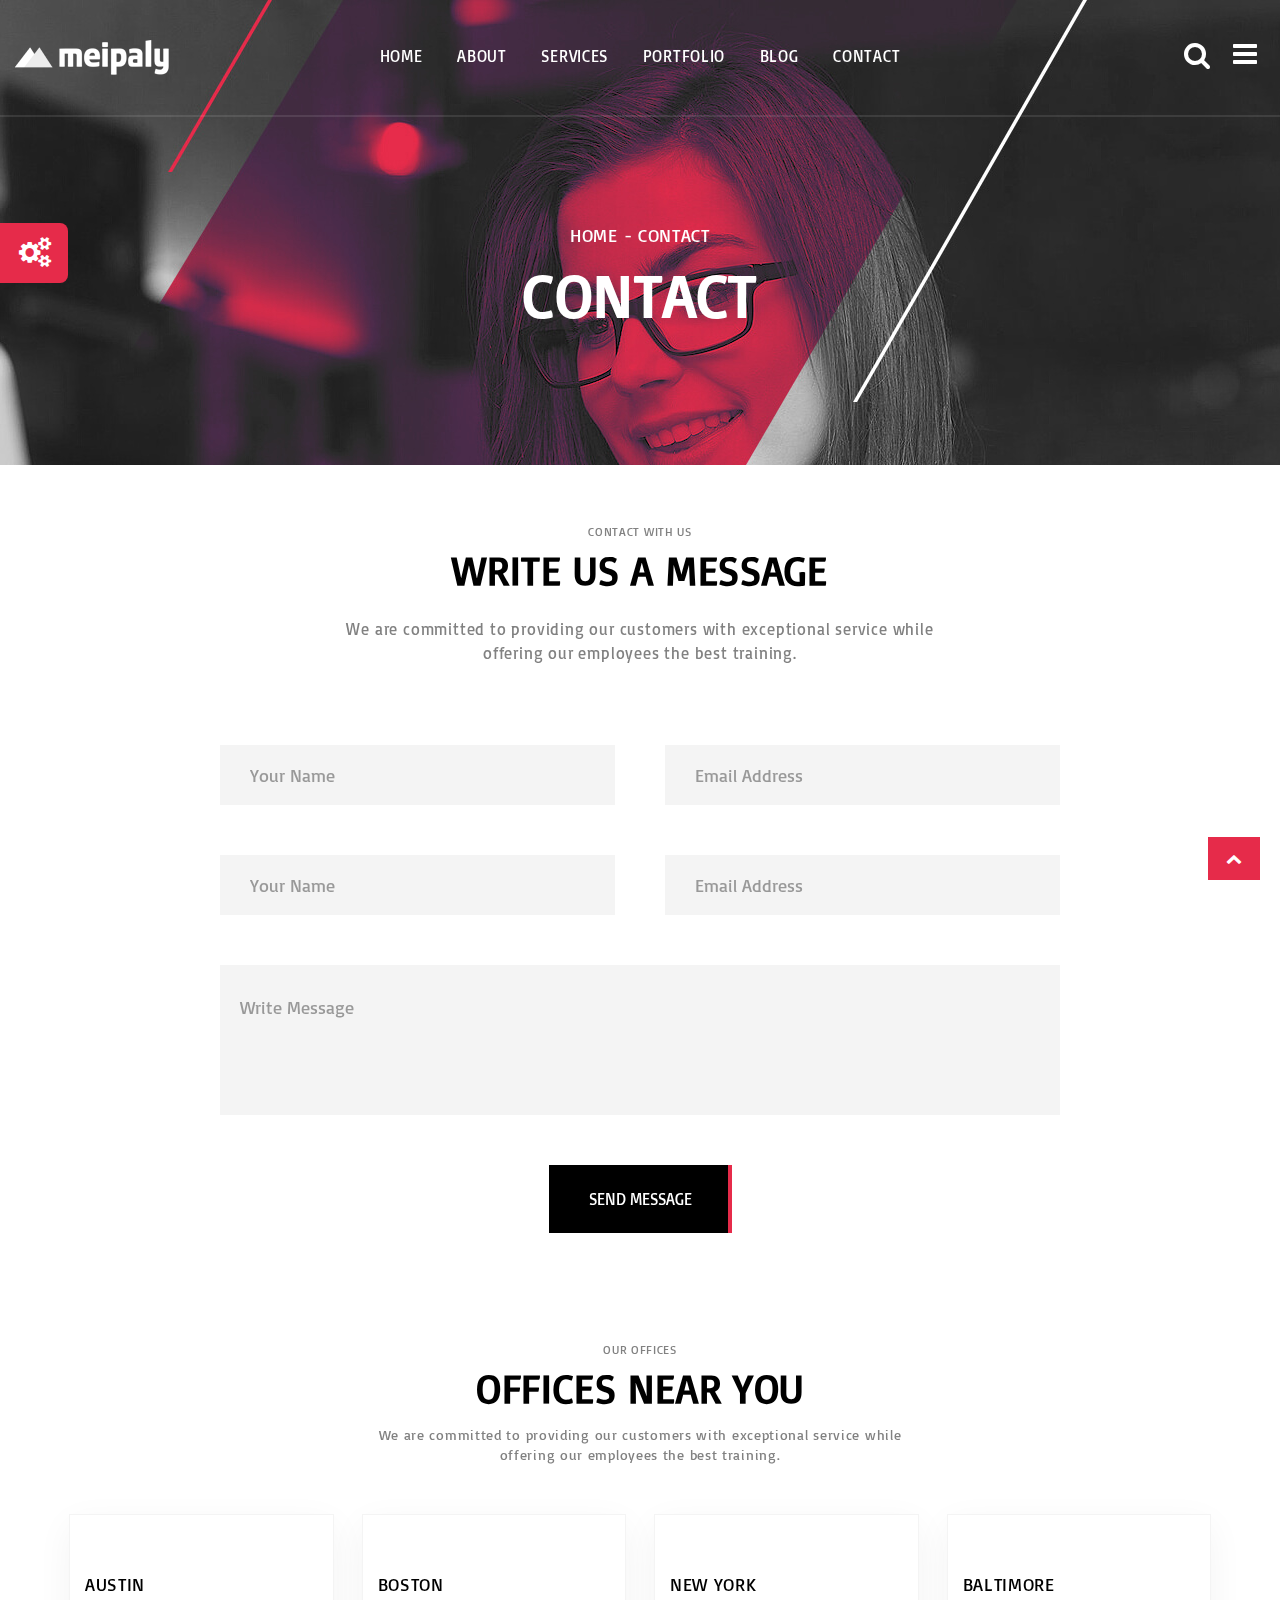
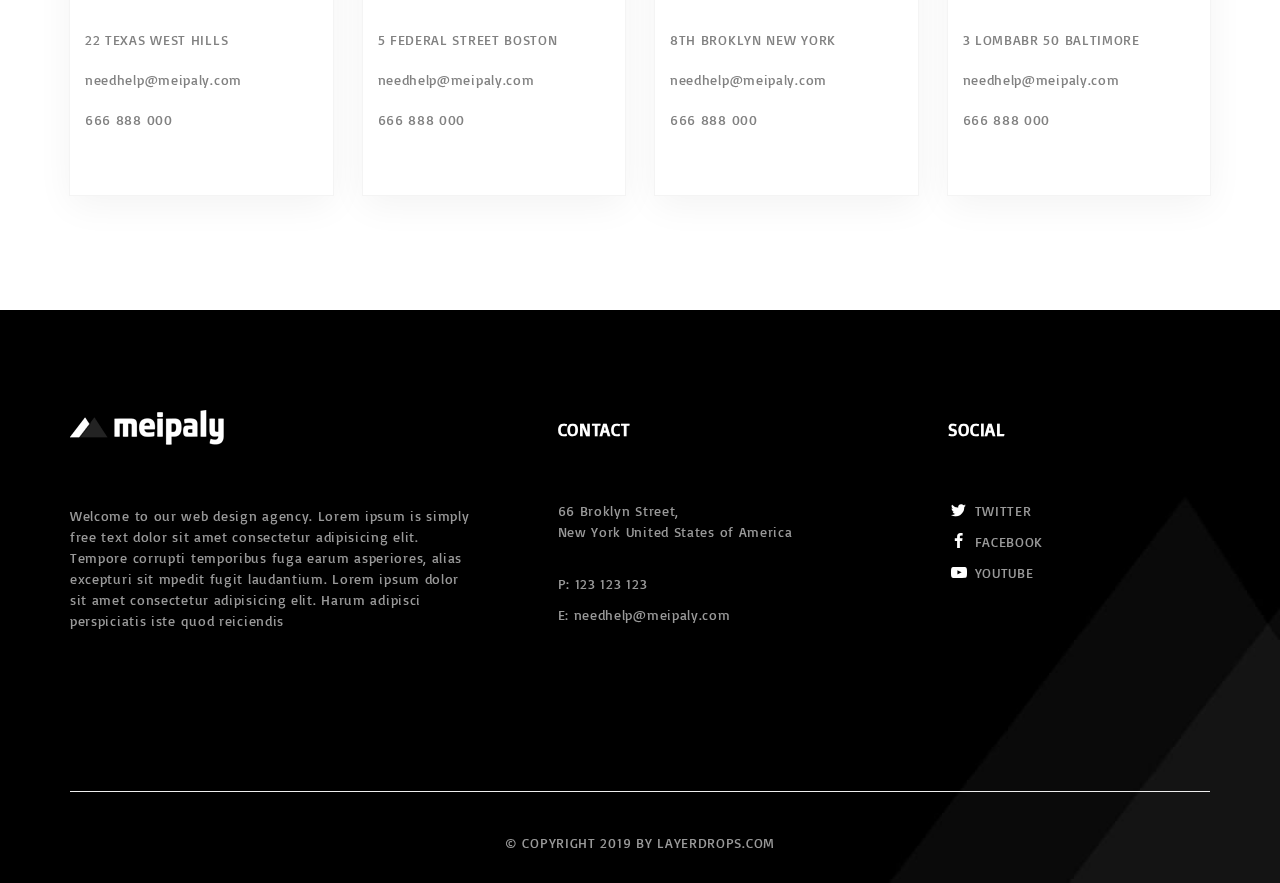
<file: pages/contact.html>
<!--
templete-name: meiplay;
The owner of the templete: ahmed samy;
Template-version: 1.0.0;
Date created: 14/2/2020
-->
<!DOCTYPE html>
<html>
	<head>
		<meta charset="utf-8">
        <meta name="viewport" content="width=device-width, initial-scale=1.0">
		<title>CONTACT-Meiplay</title>
		<link rel="stylesheet" href="../css/normaliz.min.css">
		<link rel="stylesheet" href="../css/bootstrap.min.css">
		<link rel="stylesheet" href="../css/fontello-icon.min.css">
		<link rel="stylesheet" href="https://fonts.googleapis.com/css?family=Basic&display=swap">
		<link rel="stylesheet" href="../css/theme.css">
		<link rel="stylesheet" href="../css/reset.css">
		<link rel="stylesheet" href="../css/global.css">
		<link rel="stylesheet" href="../css/contact.css">
		<link rel="stylesheet" href="../css/responsive.css">
	</head>
	<body>
        
        <div class="loading"><!--loading-->
            <div class="loader"><!--loader-->
              <div class="loader__bar"></div><!--loader__bar-->
              <div class="loader__bar"></div><!--loader__bar-->
              <div class="loader__bar"></div><!--loader__bar-->
              <div class="loader__bar"></div><!--loader__bar-->
              <div class="loader__bar"></div><!--loader__bar-->
              <div class="loader__ball"></div><!--loader__ball-->
            </div><!--loader-->
        </div><!--loading-->

		<div class="to-up"><!--to-up-->
			<button class="custom-btn"><i class="demo-icon icon-up-open">&#xe826;</i></button>
		</div><!--to-up-->

		<div class="themes"><!--themes-->
			<div class="keyboard"><!--keyboard-->
				<h3 class="text-center text-uppercase">CHOOSE COLOR THEME</h3>
				<span class="color one" data-color="theme" data-this=".one"></span>
				<span class="color two" data-color="theme2" data-this=".two"></span>
				<span class="color three" data-color="theme3" data-this=".three"></span>
				<span class="color four" data-color="theme4" data-this=".four"></span>
				<span class="color five" data-color="theme5" data-this=".five"></span>
				<span class="color six" data-color="theme6" data-this=".six"></span>
				<span class="color seven" data-color="theme7" data-this=".seven"></span>
				<span class="color eight" data-color="theme8" data-this=".eight"></span>
			</div><!--keyboard-->
			<div class="icon"><!--icon-->
				<i class="demo-icon icon-cog-alt">&#xe804;</i>
			</div><!--icon-->
		</div><!--themes-->

		<header><!--header-->
			<nav><!--nav-->
				<div class="container-fluid"><!--container-fluid-->
					<div class="row"><!--row-->
						<div class="col-lg-2 col-md-2 col-xs-5 pull-left">
							<div class="logo"><!--logo-->
								<img src="../photo/logo/logo white.png" alt="logo">
							</div><!--logo-->
						</div>
						
						<div class="col-lg-8 col-md-8 hidden-sm hidden-xs" style="padding: 0;">
							<div class="navb"><!--navb-->
								<ul class="list-unstyled text-uppercase text-center">
									<li class="drop">
										<a>home</a>
										<ul class="drop-down list-unstyled text-uppercase text-center">
											<li><a href="../index.html">home"01</a></li>
											<li><a href="../index2.html">home"02</a></li>
											<li><a href="../index3.html">home"03</a></li>
										</ul>
									</li>
									<li>
										<a href="about.html">about</a>
									</li>
									<li class="drop">
										<a>services</a>
										<ul class="drop-down list-unstyled text-uppercase text-center">
											<li><a href="services.html">SERVICE</a></li>
											<li><a href="service%20detail.html">SERVICE"DETAIL</a></li>
										</ul>
									</li>
									<li class="drop">
										<a>PORTFOLIO</a>
										<ul class="drop-down list-unstyled text-uppercase text-center">
											<li><a href="portfolio.html">PORTFOLIO"V1</a></li>
											<li><a href="portfolio2.html">PORTFOLIO"V2</a></li>
											<li><a href="portfolio%20detail.html">PORTFOLIO"DETAIL</a></li>
										</ul>
									</li>
									<li class="drop">
										<a>BLOG</a>
										<ul class="drop-down list-unstyled text-uppercase text-center">
											<li><a href="blog.html">BLOG"V1</a></li>
											<li><a href="blog2.html">BLOG"V2</a></li>
											<li><a href="blog3.html">BLOG"V3</a></li>
											<li><a href="blog%20single.html">BLOG"single</a></li>
										</ul>
									</li>
									<li>
										<a href="contact.html">CONTACT</a>
									</li>
								</ul>
							</div><!--navb-->
						</div>

						<div class="col-md-2 col-xs-4 pull-right">
							<div class="menu-search text-right"><!--menu-search-->

								<div class="overlay"><!--overlay-->
									<div class="off center-block"><!--off-->
										<i class="demo-icon icon-cancel">&#xe808;</i>
									</div><!--off-->
									<div class="search"><!--search-->
										<input type="search" class="form-control" placeholder="SEARCH HERE...">
										<button><i class="demo-icon icon-search">&#xe823;</i></button>
									</div><!--search-->
								</div><!--overlay-->

								<div class="menu"><!--menu-->
									<div class="social"><!--social-->
										<span class=" text-uppercase"><a href="#"><i class="demo-icon icon-twitter">&#xf309;</i>twitter</a></span>
										<span class=" text-uppercase"><a href="#"><i class="demo-icon icon-facebook">&#xf09a;</i>facebook</a></span>
										<span class=" text-uppercase"><a href="#"><i class="demo-icon icon-youtube-play">&#xf16a;</i>youtube</a></span>
										<br>
										<div class="off center-block"><!--off-->
											<i class="demo-icon icon-cancel">&#xe808;</i>
										</div><!--off-->
									</div><!--social-->
									<ul class="list-unstyled text-uppercase text-center main"><!--main-->
										<li class="drop-menu" data-fade=".one-drop"><!--drop-menu-->
											<a>home <span class="caret"></span></a>
											<ul class="drop-down one-drop list-unstyled text-uppercase text-center">
												<li><a href="../index.html">home"01</a></li>
												<li><a href="../index2.html">home"02</a></li>
												<li><a href="../index3.html">home"03</a></li>
											</ul>
										</li><!--drop-menu-->
										<li>
											<a href="about.html">about</a>
										</li>
										<li class="drop-menu" data-fade=".two-drop"><!--drop-menu-->
											<a>services <span class="caret"></span></a>
											<ul class="drop-down two-drop list-unstyled text-uppercase text-center">
												<li><a href="services.html">SERVICE</a></li>
												<li><a href="service%20detail.html">SERVICE"DETAIL</a></li>
											</ul>
										</li><!--drop-menu-->
										<li class="drop-menu" data-fade=".three-drop"><!--drop-menu-->
											<a>PORTFOLIO <span class="caret"></span></a>
											<ul class="drop-down three-drop list-unstyled text-uppercase text-center">
												<li><a href="portfolio.html">PORTFOLIO"V1</a></li>
												<li><a href="portfolio2.html">PORTFOLIO"V2</a></li>
												<li><a href="portfolio%20detail.html">PORTFOLIO"DETAIL</a></li>
											</ul>
										</li><!--drop-menu-->
										<li class="drop-menu" data-fade=".four-drop"><!--drop-menu-->
											<a>BLOG <span class="caret"></span></a>
											<ul class="drop-down four-drop list-unstyled text-uppercase text-center">
												<li><a href="blog.html">BLOG"V1</a></li>
												<li><a href="blog2.html">BLOG"V2</a></li>
												<li><a href="blog3.html">BLOG"V3</a></li>
												<li><a href="blog%20single.html">BLOG"single</a></li>
											</ul>
										</li><!--drop-menu-->
										<li class="li">
											<a href="contact.html">CONTACT</a>
										</li>
									</ul><!--main-->
								</div><!--menu-->

								<i class="demo-icon icon-search">&#xe823;</i>
								<i class="demo-icon icon-menu">&#xf0c9;</i>
							</div><!--menu-search-->
						</div>
						
					</div><!--row-->
				</div><!--container-fluid-->
			</nav><!--nav-->
			<div class="slider-cover"><!--slider-cover-->
				<div class="text"><!--text-->
					<h4 class="text-center text-uppercase">HOME - CONTACT</h4>
					<h2 class="text-center text-uppercase">CONTACT</h2>
				</div><!--text-->
			</div><!--slider-cover-->
		</header>

		<div class="contact"><!--contact-->
			<h6 class="text-uppercase text-center">CONTACT WITH US</h6>
			<h2 class="text-uppercase text-center">WRITE US A MESSAGE</h2>
			<p class="p-r text-center">We are committed to providing our customers with exceptional service while<br>offering our employees the best training.</p>
			<div class="container"><!--container-->
				<form action="#" method="post" class="leave-comment" id="leave-comment"><!--form-->
					<div class="form-group"><!--form-group-->
						<div class="clearfix"><!--clearfix-->
							<input type="text" class="form-control" placeholder="Your Name">
							<input type="email" class="form-control" placeholder="Email Address">
						</div><!--clearfix-->
					</div><!--form-group-->
					<div class="form-group"><!--form-group-->
						<div class="clearfix"><!--clearfix-->
							<input type="text" class="form-control" placeholder="Your Name">
							<input type="email" class="form-control" placeholder="Email Address">
						</div><!--clearfix-->
					</div><!--form-group-->
					<div class="form-group"><!--form-group-->
						<textarea class="form-control" placeholder="Write Message"></textarea>
					</div><!--form-group-->
					<button class="text-uppercase center-block custom-btn">send Message</button>
				</form><!--form-->
			</div><!--container-->
		</div><!--contact-->

		<div class="office"><!--office-->
			<div class="container"><!--container-->
				<h6 class="text-center text-uppercase">OUR OFFICES</h6>
				<h2 class="text-center text-uppercase">OFFICES NEAR YOU</h2>
				<p class="text-center">We are committed to providing our customers with exceptional service while<br>offering our employees the best training.</p>
				<div class="row"><!--row-->
					<div class="col-md-3 col-sm-6 col-xs-12">
						<div class="offer"><!--offer-->
							<h4 class="text-uppercase">AUSTIN</h4>
							<p class="text-uppercase">22 Texas West Hills<p>needhelp@meipaly.com<p>666 888 000</p>
						</div><!--offer-->
					</div>

					<div class="col-md-3 col-sm-6 col-xs-12">
						<div class="offer"><!--offer-->
							<h4 class="text-uppercase">BOSTON</h4>
							<p class="text-uppercase">5 Federal Street Boston<p>needhelp@meipaly.com<p>666 888 000</p>
						</div><!--offer-->
					</div>

					<div class="col-md-3 col-sm-6 col-xs-12">
						<div class="offer"><!--offer-->
							<h4 class="text-uppercase">NEW YORK</h4>
							<p class="text-uppercase">8th Broklyn New York<p>needhelp@meipaly.com<p>666 888 000</p>
						</div><!--offer-->
					</div>

					<div class="col-md-3 col-sm-6 col-xs-12">
						<div class="offer"><!--offer-->
							<h4 class="text-uppercase">BALTIMORE</h4>
							<p class="text-uppercase">3 Lombabr 50 baltimore<p>needhelp@meipaly.com<p>666 888 000</p>
						</div><!--offer-->
					</div>
				</div><!--row-->
			</div><!--container-->
		</div><!--office-->

		<footer><!--footer-->
			<div class="container"><!--container-->
				<div class="concat"><!--concat-->
					<div class="row"><!--row-->
						<div class="col-md-5 col-xs-12 one"><!--one-->
							<div class="logo"><img src="../photo/logo/foo_logo_06288cc910a9b5f5fa9fd5b987488de2.png" alt="logo"></div>
							<p class="">Welcome to our web design agency. Lorem ipsum is simply free text dolor sit amet consectetur adipisicing elit. Tempore corrupti temporibus fuga earum asperiores, alias excepturi sit mpedit fugit laudantium. Lorem ipsum dolor sit amet consectetur adipisicing elit. Harum adipisci perspiciatis iste quod reiciendis</p>
						</div><!--one-->
						<div class="col-md-4 col-xs-12 two"><!--two-->
							<h4 class="text-uppercase">CONTACT</h4>
							<p class="">66 Broklyn Street,<br>New York United States of America</p>
							<br>
							<p class="">P: 123 123 123</p>
							<p class="">E: needhelp@meipaly.com</p>
						</div><!--two-->
						<div class="col-md-3 col-xs-12 three"><!--three-->
							<h4 class="text-uppercase">social</h4>
							<p class=" text-uppercase"><a href="#"><i class="demo-icon icon-twitter">&#xf309;</i> twitter</a></p>
							<p class=" text-uppercase"><a href="#"><i class="demo-icon icon-facebook">&#xf09a;</i> facebook</a></p>
							<p class=" text-uppercase"><a href="#"><i class="demo-icon icon-youtube-play">&#xf16a;</i> youtube</a></p>
						</div><!--three-->
					</div><!--row-->
				</div><!--concat-->
				<hr>
				<div class="copy-right"><!--copy-right-->
					<p class="text-center">© COPYRIGHT 2019 BY<a href="#"> LAYERDROPS.COM</a></p>
				</div><!--copy-right-->
			</div><!--container-->
		</footer><!--footer-->

		<script src="../js/jquery-3.4.1.min.js"></script>
		<script src="../js/bootstrap.min.js"></script>
		<script src="../js/global.js"></script>
		<script src="../js/contact.js"></script>
	</body>
</html>
</file>
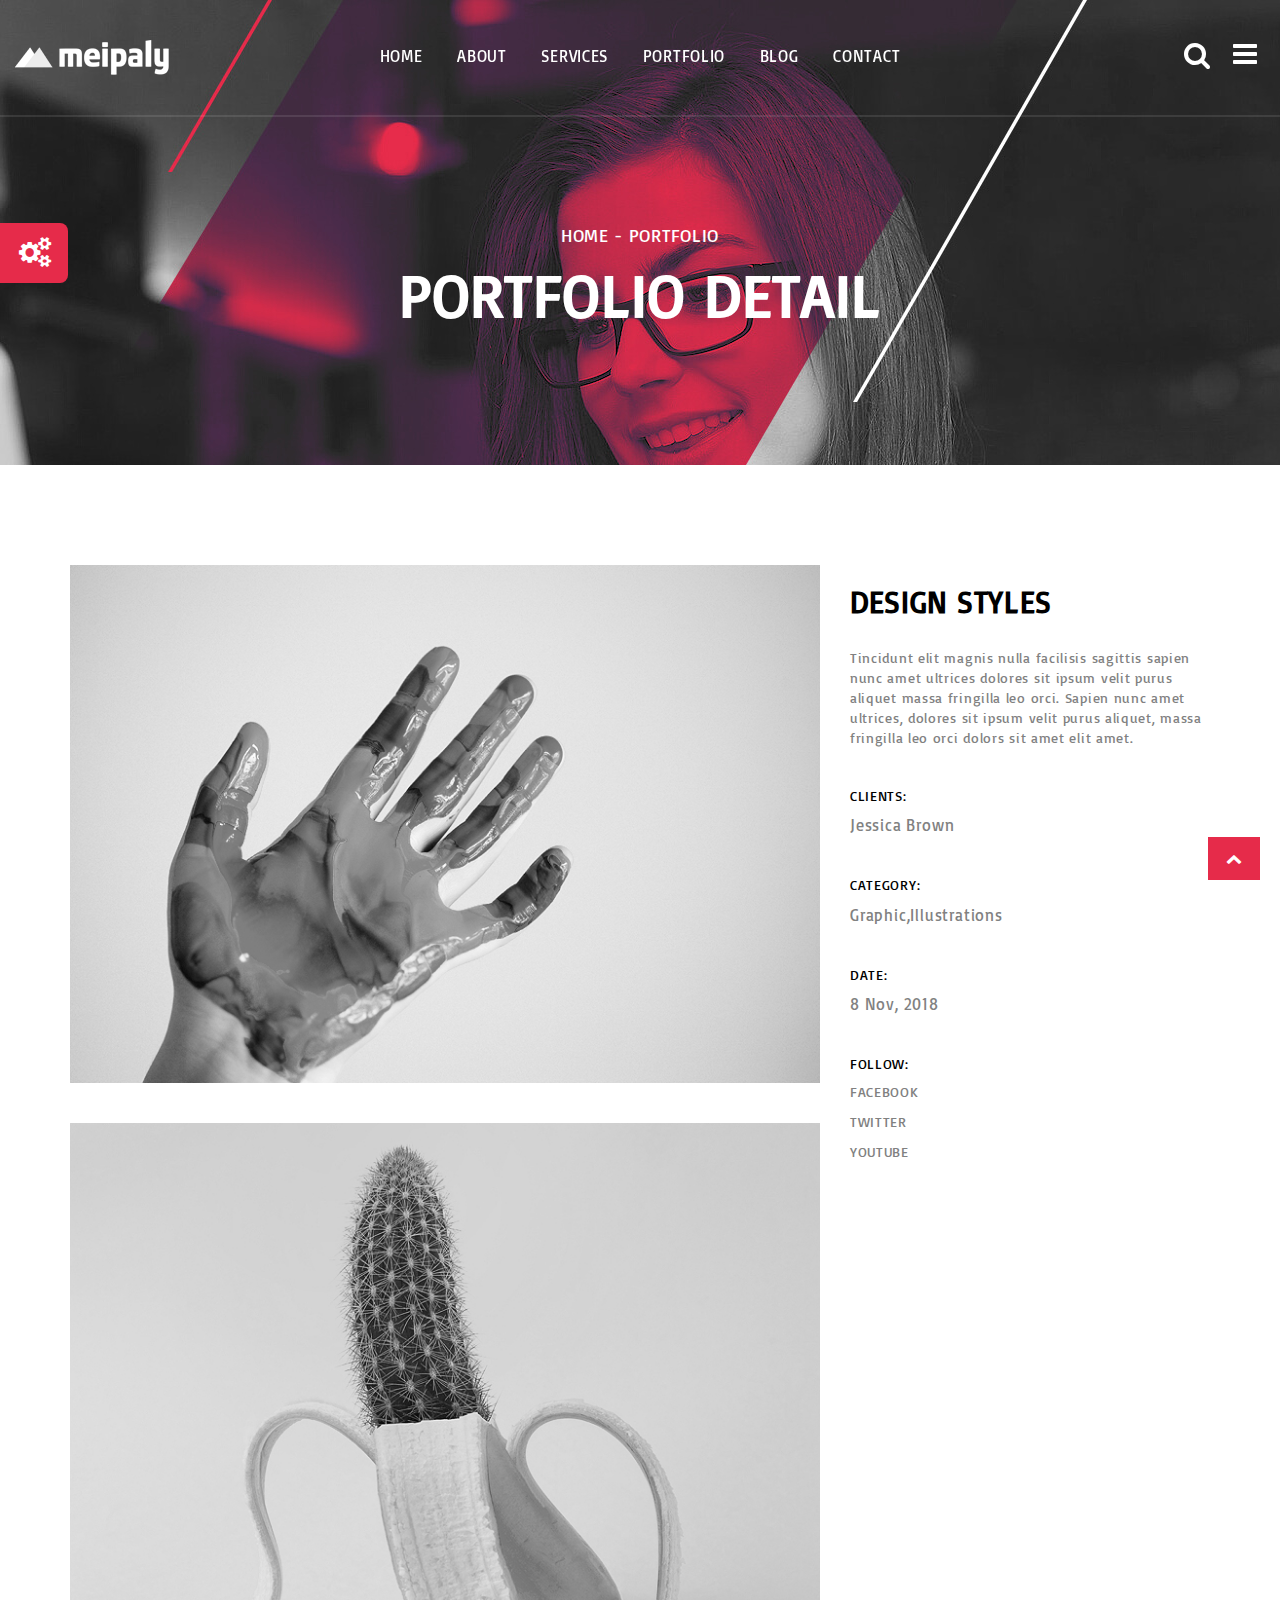
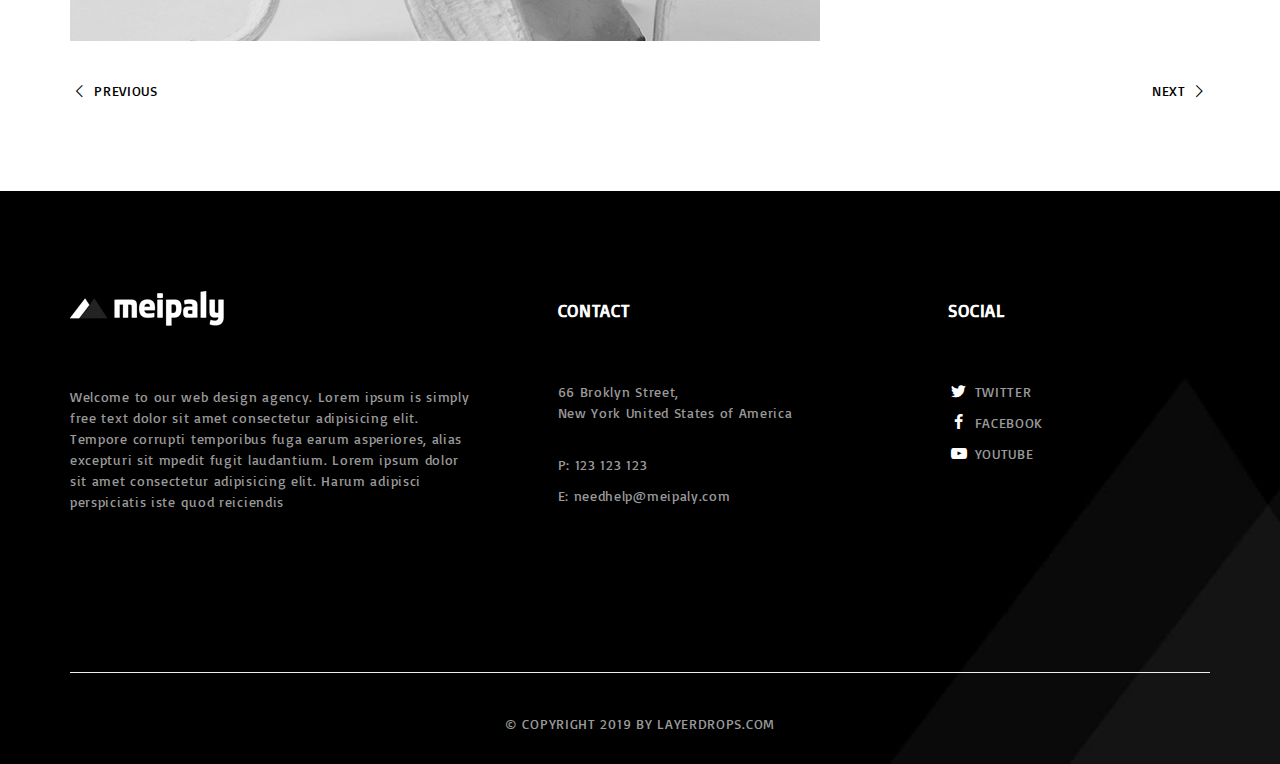
<file: pages/portfolio detail.html>
<!--
templete-name: meiplay;
The owner of the templete: ahmed samy;
Template-version: 1.0.0;
Date created: 14/2/2020
-->
<!DOCTYPE html>
<html>
	<head>
		<meta charset="utf-8">
        <meta name="viewport" content="width=device-width, initial-scale=1.0">
		<title>PORTFOLIO DETAIL-Meiplay</title>
		<link rel="stylesheet" href="../css/normaliz.min.css">
		<link rel="stylesheet" href="../css/bootstrap.min.css">
		<link rel="stylesheet" href="../css/fontello-icon.min.css">
		<link rel="stylesheet" href="https://fonts.googleapis.com/css?family=Basic&display=swap">
		<link rel="stylesheet" href="../css/theme.css">
		<link rel="stylesheet" href="../css/reset.css">
		<link rel="stylesheet" href="../css/global.css">
		<link rel="stylesheet" href="../css/portfolio detail.css">
		<link rel="stylesheet" href="../css/responsive.css">
	</head>
	<body>
        
        <div class="loading"><!--loading-->
            <div class="loader"><!--loader-->
              <div class="loader__bar"></div><!--loader__bar-->
              <div class="loader__bar"></div><!--loader__bar-->
              <div class="loader__bar"></div><!--loader__bar-->
              <div class="loader__bar"></div><!--loader__bar-->
              <div class="loader__bar"></div><!--loader__bar-->
              <div class="loader__ball"></div><!--loader__ball-->
            </div><!--loader-->
        </div><!--loading-->

		<div class="to-up"><!--to-up-->
			<button class="custom-btn"><i class="demo-icon icon-up-open">&#xe826;</i></button>
		</div><!--to-up-->

		<div class="themes"><!--themes-->
			<div class="keyboard"><!--keyboard-->
				<h3 class="text-center text-uppercase">CHOOSE COLOR THEME</h3>
				<span class="color one" data-color="theme" data-this=".one"></span>
				<span class="color two" data-color="theme2" data-this=".two"></span>
				<span class="color three" data-color="theme3" data-this=".three"></span>
				<span class="color four" data-color="theme4" data-this=".four"></span>
				<span class="color five" data-color="theme5" data-this=".five"></span>
				<span class="color six" data-color="theme6" data-this=".six"></span>
				<span class="color seven" data-color="theme7" data-this=".seven"></span>
				<span class="color eight" data-color="theme8" data-this=".eight"></span>
			</div><!--keyboard-->
			<div class="icon"><!--icon-->
				<i class="demo-icon icon-cog-alt">&#xe804;</i>
			</div><!--icon-->
		</div><!--themes-->

		<header><!--header-->
			<nav><!--nav-->
				<div class="container-fluid"><!--container-fluid-->
					<div class="row"><!--row-->
						<div class="col-lg-2 col-md-2 col-xs-5 pull-left">
							<div class="logo"><!--logo-->
								<img src="../photo/logo/logo white.png" alt="logo">
							</div><!--logo-->
						</div>
						
						<div class="col-lg-8 col-md-8 hidden-sm hidden-xs" style="padding: 0;">
							<div class="navb"><!--navb-->
								<ul class="list-unstyled text-uppercase text-center">
									<li class="drop">
										<a>home</a>
										<ul class="drop-down list-unstyled text-uppercase text-center">
											<li><a href="../index.html">home"01</a></li>
											<li><a href="../index2.html">home"02</a></li>
											<li><a href="../index3.html">home"03</a></li>
										</ul>
									</li>
									<li>
										<a href="about.html">about</a>
									</li>
									<li class="drop">
										<a>services</a>
										<ul class="drop-down list-unstyled text-uppercase text-center">
											<li><a href="services.html">SERVICE</a></li>
											<li><a href="service%20detail.html">SERVICE"DETAIL</a></li>
										</ul>
									</li>
									<li class="drop">
										<a>PORTFOLIO</a>
										<ul class="drop-down list-unstyled text-uppercase text-center">
											<li><a href="portfolio.html">PORTFOLIO"V1</a></li>
											<li><a href="portfolio2.html">PORTFOLIO"V2</a></li>
											<li><a href="portfolio%20detail.html">PORTFOLIO"DETAIL</a></li>
										</ul>
									</li>
									<li class="drop">
										<a>BLOG</a>
										<ul class="drop-down list-unstyled text-uppercase text-center">
											<li><a href="blog.html">BLOG"V1</a></li>
											<li><a href="blog2.html">BLOG"V2</a></li>
											<li><a href="blog3.html">BLOG"V3</a></li>
											<li><a href="blog%20single.html">BLOG"single</a></li>
										</ul>
									</li>
									<li>
										<a href="contact.html">CONTACT</a>
									</li>
								</ul>
							</div><!--navb-->
						</div>

						<div class="col-md-2 col-xs-4 pull-right">
							<div class="menu-search text-right"><!--menu-search-->

								<div class="overlay"><!--overlay-->
									<div class="off center-block"><!--off-->
										<i class="demo-icon icon-cancel">&#xe808;</i>
									</div><!--off-->
									<div class="search"><!--search-->
										<input type="search" class="form-control" placeholder="SEARCH HERE...">
										<button><i class="demo-icon icon-search">&#xe823;</i></button>
									</div><!--search-->
								</div><!--overlay-->

								<div class="menu"><!--menu-->
									<div class="social"><!--social-->
										<span class=" text-uppercase"><a href="#"><i class="demo-icon icon-twitter">&#xf309;</i>twitter</a></span>
										<span class=" text-uppercase"><a href="#"><i class="demo-icon icon-facebook">&#xf09a;</i>facebook</a></span>
										<span class=" text-uppercase"><a href="#"><i class="demo-icon icon-youtube-play">&#xf16a;</i>youtube</a></span>
										<br>
										<div class="off center-block"><!--off-->
											<i class="demo-icon icon-cancel">&#xe808;</i>
										</div><!--off-->
									</div><!--social-->
									<ul class="list-unstyled text-uppercase text-center main"><!--main-->
										<li class="drop-menu" data-fade=".one-drop"><!--drop-menu-->
											<a>home <span class="caret"></span></a>
											<ul class="drop-down one-drop list-unstyled text-uppercase text-center">
												<li><a href="../index.html">home"01</a></li>
												<li><a href="../index2.html">home"02</a></li>
												<li><a href="../index3.html">home"03</a></li>
											</ul>
										</li><!--drop-menu-->
										<li>
											<a href="about.html">about</a>
										</li>
										<li class="drop-menu" data-fade=".two-drop"><!--drop-menu-->
											<a>services <span class="caret"></span></a>
											<ul class="drop-down two-drop list-unstyled text-uppercase text-center">
												<li><a href="services.html">SERVICE</a></li>
												<li><a href="service%20detail.html">SERVICE"DETAIL</a></li>
											</ul>
										</li><!--drop-menu-->
										<li class="drop-menu" data-fade=".three-drop"><!--drop-menu-->
											<a>PORTFOLIO <span class="caret"></span></a>
											<ul class="drop-down three-drop list-unstyled text-uppercase text-center">
												<li><a href="portfolio.html">PORTFOLIO"V1</a></li>
												<li><a href="portfolio2.html">PORTFOLIO"V2</a></li>
												<li><a href="portfolio%20detail.html">PORTFOLIO"DETAIL</a></li>
											</ul>
										</li><!--drop-menu-->
										<li class="drop-menu" data-fade=".four-drop"><!--drop-menu-->
											<a>BLOG <span class="caret"></span></a>
											<ul class="drop-down four-drop list-unstyled text-uppercase text-center">
												<li><a href="blog.html">BLOG"V1</a></li>
												<li><a href="blog2.html">BLOG"V2</a></li>
												<li><a href="blog3.html">BLOG"V3</a></li>
												<li><a href="blog%20single.html">BLOG"single</a></li>
											</ul>
										</li><!--drop-menu-->
										<li class="li">
											<a href="contact.html">CONTACT</a>
										</li>
									</ul><!--main-->
								</div><!--menu-->

								<i class="demo-icon icon-search">&#xe823;</i>
								<i class="demo-icon icon-menu">&#xf0c9;</i>
							</div><!--menu-search-->
						</div>
						
					</div><!--row-->
				</div><!--container-fluid-->
			</nav><!--nav-->
			<div class="slider-cover"><!--slider-cover-->
				<div class="text"><!--text-->
					<h4 class="text-center text-uppercase">HOME - PORTFOLIO</h4>
					<h2 class="text-center text-uppercase">PORTFOLIO DETAIL</h2>
				</div><!--text-->
			</div><!--slider-cover-->
		</header>

		<div class="main"><!--main-->
			<div class="container"><!--container-->
				<div class="row"><!--row-->
					<div class="col-md-8 col-xs-12">
						<div class="detail"><!--detail-->
							<img src="../photo/portofilo detail/7_43ef831b9cf84cd73d6290f4e40450c1.jpg " alt="DETAIL">
							<br>
							<br>
							<br>
							<img src="../photo/portofilo detail/8_3096fd08138cc1131298461b12342aaf.jpg" alt="DETAIL">
						</div><!--detail-->
					</div>

					<div class="col-md-4 col-xs-12">
						<aside class="aside"><!--aside-->
							<h3 class="text-uppercase">DESIGN STYLES</h3>
							<p>Tincidunt elit magnis nulla facilisis sagittis sapien nunc amet ultrices dolores sit ipsum velit purus aliquet massa fringilla leo orci. Sapien nunc amet ultrices, dolores sit ipsum velit purus aliquet, massa fringilla leo orci dolors sit amet elit amet.</p>
							<br>
							<h5 class="text-uppercase">CLIENTS:</h5>
							<p class="p-r">Jessica Brown</p>
							<br>
							<h5 class="text-uppercase">CATEGORY:</h5>
							<p class="p-r"> <a href="#">Graphic</a>,<a href="#">Illustrations</a></p>
							<br>
							<h5 class="text-uppercase">DATE:</h5>
							<p class="p-r">8 Nov, 2018</p>
							<br>
							<h5 class="text-uppercase">FOLLOW:</h5>
							<p> <a href="#">FACEBOOK</a></p>
							<p> <a href="#">TWITTER</a></p>
							<p> <a href="#">YOUTUBE</a></p>
						</aside><!--aside-->
					</div>
				</div><!--row-->
			</div><!--container-->
			<div class="next-prev"><!--next-prev-->
				<div class="container"><!--container-->
					<div class="prev pull-left"><!--prev-->
						<a href="#"><i class="demo-icon icon-left-open-big">&#xe80d;</i> PREVIOUS</a>
					</div><!--prev-->
					<div class="next pull-right"><!--next-->
						<a href="#">NEXT <i class="demo-icon icon-right-open-big">&#xe80c;</i></a>
					</div><!--next-->
				</div><!--container-->
			</div><!--next-prev-->
		</div><!--main-->



		<footer><!--footer-->
			<div class="container"><!--container-->
				<div class="concat"><!--concat-->
					<div class="row"><!--row-->
						<div class="col-md-5 col-xs-12 one"><!--one-->
							<div class="logo"><img src="../photo/logo/foo_logo_06288cc910a9b5f5fa9fd5b987488de2.png" alt="logo"></div>
							<p class="">Welcome to our web design agency. Lorem ipsum is simply free text dolor sit amet consectetur adipisicing elit. Tempore corrupti temporibus fuga earum asperiores, alias excepturi sit mpedit fugit laudantium. Lorem ipsum dolor sit amet consectetur adipisicing elit. Harum adipisci perspiciatis iste quod reiciendis</p>
						</div><!--one-->
						<div class="col-md-4 col-xs-12 two"><!--two-->
							<h4 class="text-uppercase">CONTACT</h4>
							<p class="">66 Broklyn Street,<br>New York United States of America</p>
							<br>
							<p class="">P: 123 123 123</p>
							<p class="">E: needhelp@meipaly.com</p>
						</div><!--two-->
						<div class="col-md-3 col-xs-12 three"><!--three-->
							<h4 class="text-uppercase">social</h4>
							<p class=" text-uppercase"><a href="#"><i class="demo-icon icon-twitter">&#xf309;</i> twitter</a></p>
							<p class=" text-uppercase"><a href="#"><i class="demo-icon icon-facebook">&#xf09a;</i> facebook</a></p>
							<p class=" text-uppercase"><a href="#"><i class="demo-icon icon-youtube-play">&#xf16a;</i> youtube</a></p>
						</div><!--three-->
					</div><!--row-->
				</div><!--concat-->
				<hr>
				<div class="copy-right"><!--copy-right-->
					<p class="text-center">© COPYRIGHT 2019 BY<a href="#"> LAYERDROPS.COM</a></p>
				</div><!--copy-right-->
			</div><!--container-->
		</footer><!--footer-->

		<script src="../js/jquery-3.4.1.min.js"></script>
		<script src="../js/bootstrap.min.js"></script>
		<script src="../js/global.js"></script>
		<script src="../js/portfolio detail.js"></script>
	</body>
</html>
</file>
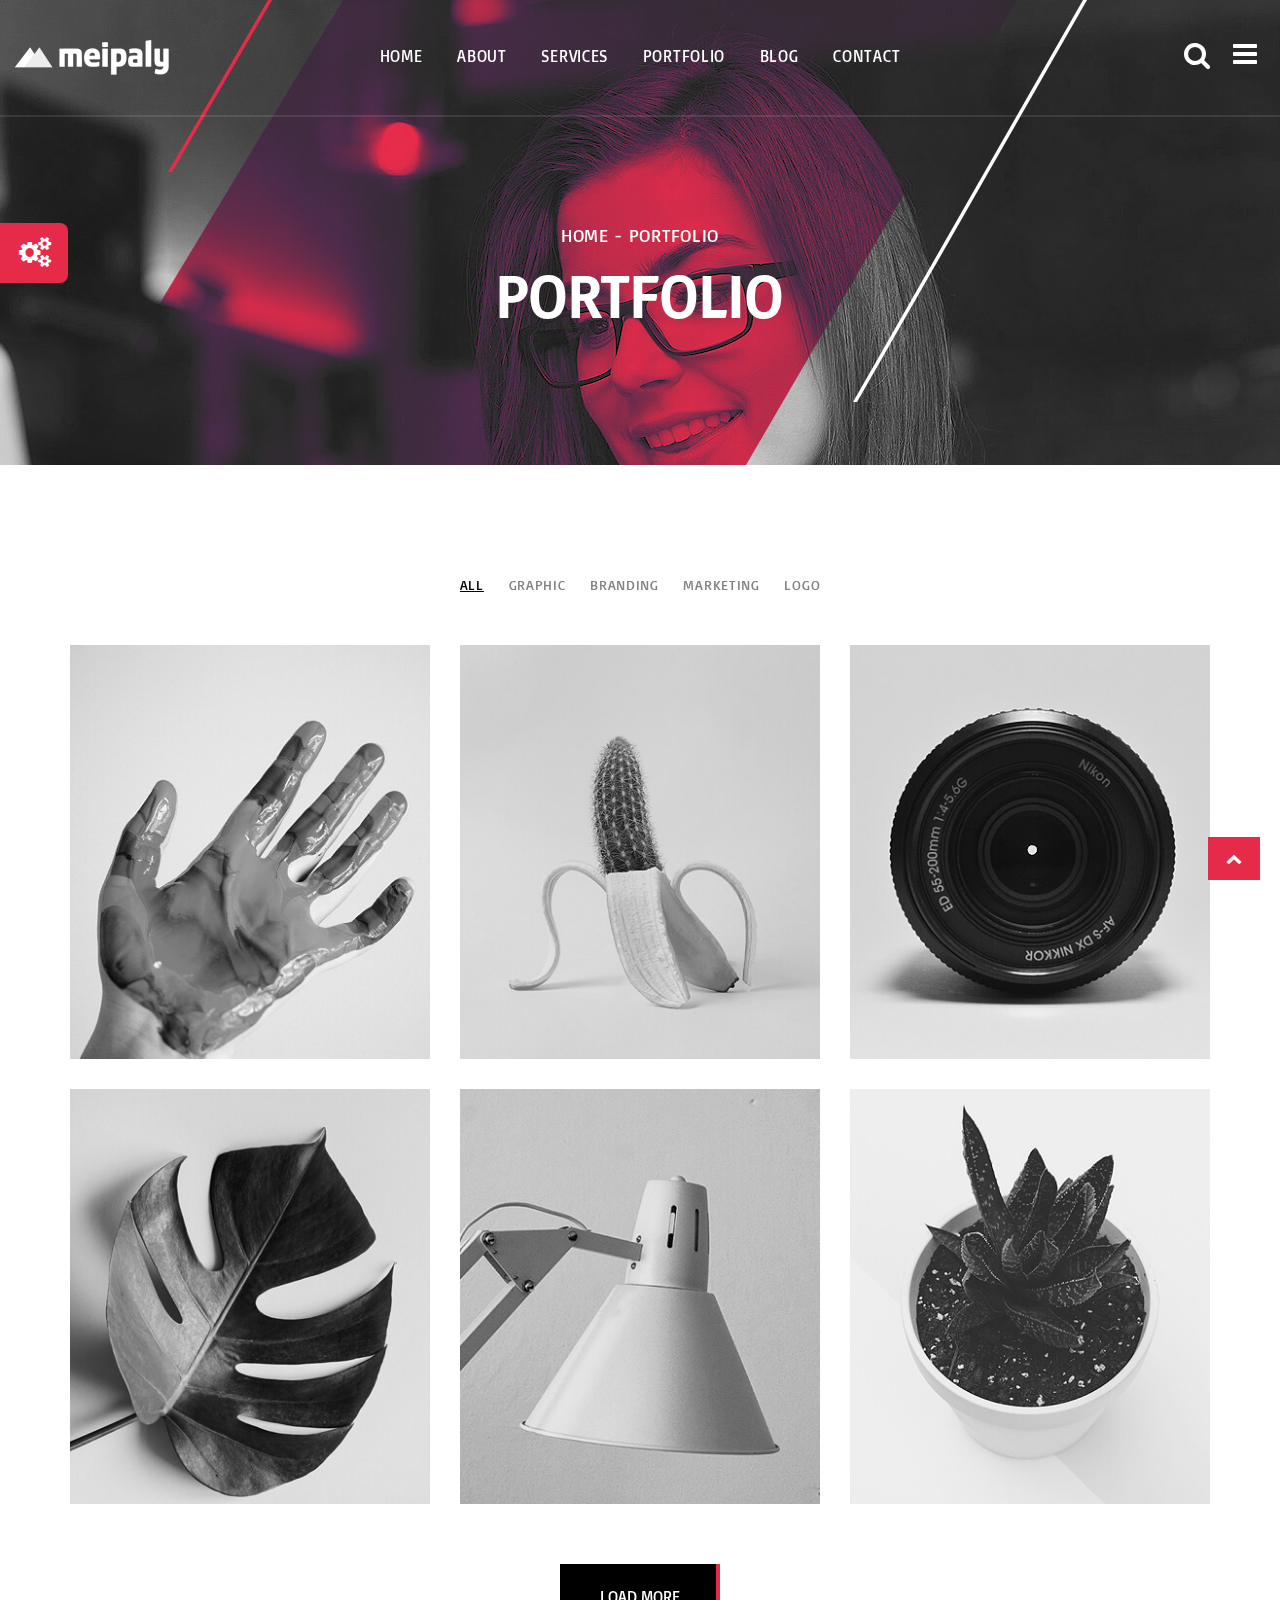
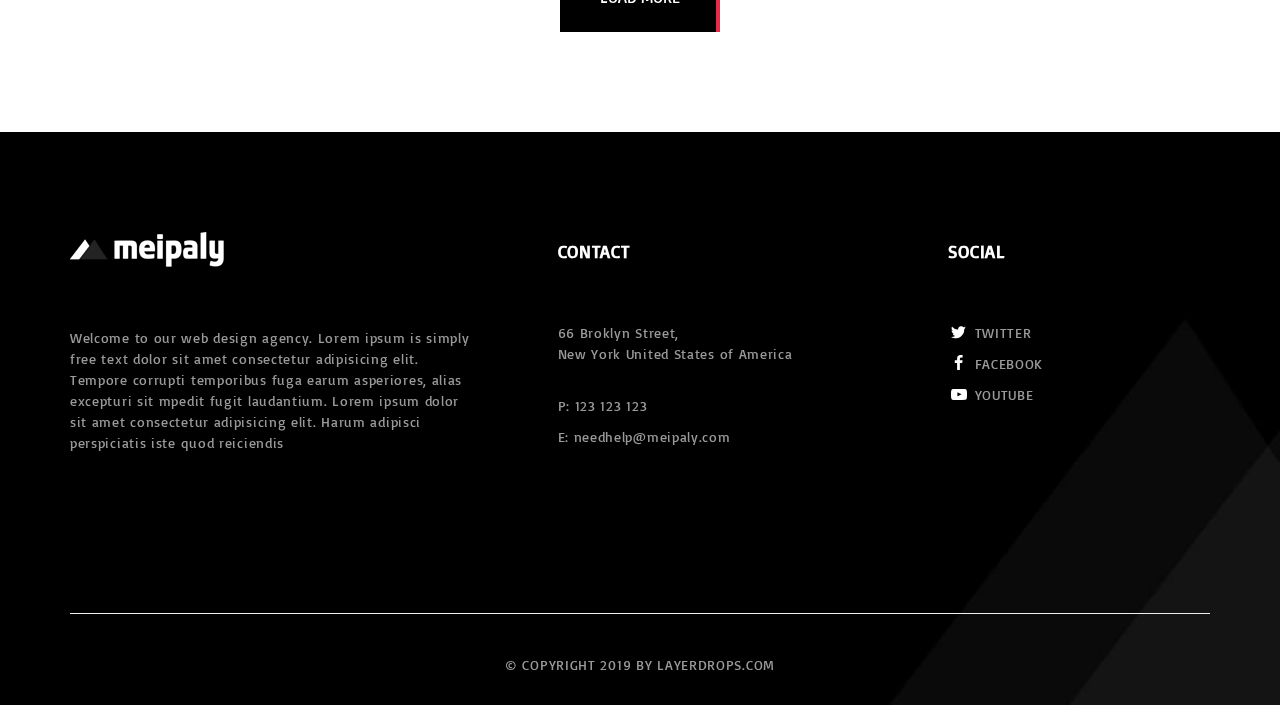
<file: pages/portfolio.html>
<!--
templete-name: meiplay;
The owner of the templete: ahmed samy;
Template-version: 1.0.0;
Date created: 14/2/2020
-->
<!DOCTYPE html>
<html>
	<head>
		<meta charset="utf-8">
        <meta name="viewport" content="width=device-width, initial-scale=1.0">
		<title>PORTFOLIO-Meiplay</title>
		<link rel="stylesheet" href="../css/normaliz.min.css">
		<link rel="stylesheet" href="../css/bootstrap.min.css">
		<link rel="stylesheet" href="../css/fontello-icon.min.css">
		<link rel="stylesheet" href="https://fonts.googleapis.com/css?family=Basic&display=swap">
		<link rel="stylesheet" href="../css/theme.css">
		<link rel="stylesheet" href="../css/reset.css">
		<link rel="stylesheet" href="../css/global.css">
		<link rel="stylesheet" href="../css/portfolio.css">
		<link rel="stylesheet" href="../css/responsive.css">
	</head>
	<body>
        
        <div class="loading"><!--loading-->
            <div class="loader"><!--loader-->
              <div class="loader__bar"></div><!--loader__bar-->
              <div class="loader__bar"></div><!--loader__bar-->
              <div class="loader__bar"></div><!--loader__bar-->
              <div class="loader__bar"></div><!--loader__bar-->
              <div class="loader__bar"></div><!--loader__bar-->
              <div class="loader__ball"></div><!--loader__ball-->
            </div><!--loader-->
        </div><!--loading-->

		<div class="to-up"><!--to-up-->
			<button class="custom-btn"><i class="demo-icon icon-up-open">&#xe826;</i></button>
		</div><!--to-up-->

		<div class="themes"><!--themes-->
			<div class="keyboard"><!--keyboard-->
				<h3 class="text-center text-uppercase">CHOOSE COLOR THEME</h3>
				<span class="color one" data-color="theme" data-this=".one"></span>
				<span class="color two" data-color="theme2" data-this=".two"></span>
				<span class="color three" data-color="theme3" data-this=".three"></span>
				<span class="color four" data-color="theme4" data-this=".four"></span>
				<span class="color five" data-color="theme5" data-this=".five"></span>
				<span class="color six" data-color="theme6" data-this=".six"></span>
				<span class="color seven" data-color="theme7" data-this=".seven"></span>
				<span class="color eight" data-color="theme8" data-this=".eight"></span>
			</div><!--keyboard-->
			<div class="icon"><!--icon-->
				<i class="demo-icon icon-cog-alt">&#xe804;</i>
			</div><!--icon-->
		</div><!--themes-->

		<header><!--header-->
			<nav><!--nav-->
				<div class="container-fluid"><!--container-fluid-->
					<div class="row"><!--row-->
						<div class="col-lg-2 col-md-2 col-xs-5 pull-left">
							<div class="logo"><!--logo-->
								<img src="../photo/logo/logo white.png" alt="logo">
							</div><!--logo-->
						</div>
						
						<div class="col-lg-8 col-md-8 hidden-sm hidden-xs" style="padding: 0;">
							<div class="navb"><!--navb-->
								<ul class="list-unstyled text-uppercase text-center">
									<li class="drop">
										<a>home</a>
										<ul class="drop-down list-unstyled text-uppercase text-center">
											<li><a href="../index.html">home"01</a></li>
											<li><a href="../index2.html">home"02</a></li>
											<li><a href="../index3.html">home"03</a></li>
										</ul>
									</li>
									<li>
										<a href="about.html">about</a>
									</li>
									<li class="drop">
										<a>services</a>
										<ul class="drop-down list-unstyled text-uppercase text-center">
											<li><a href="services.html">SERVICE</a></li>
											<li><a href="service%20detail.html">SERVICE"DETAIL</a></li>
										</ul>
									</li>
									<li class="drop">
										<a>PORTFOLIO</a>
										<ul class="drop-down list-unstyled text-uppercase text-center">
											<li><a href="portfolio.html">PORTFOLIO"V1</a></li>
											<li><a href="portfolio2.html">PORTFOLIO"V2</a></li>
											<li><a href="portfolio%20detail.html">PORTFOLIO"DETAIL</a></li>
										</ul>
									</li>
									<li class="drop">
										<a>BLOG</a>
										<ul class="drop-down list-unstyled text-uppercase text-center">
											<li><a href="blog.html">BLOG"V1</a></li>
											<li><a href="blog2.html">BLOG"V2</a></li>
											<li><a href="blog3.html">BLOG"V3</a></li>
											<li><a href="blog%20single.html">BLOG"single</a></li>
										</ul>
									</li>
									<li>
										<a href="contact.html">CONTACT</a>
									</li>
								</ul>
							</div><!--navb-->
						</div>

						<div class="col-md-2 col-xs-4 pull-right">
							<div class="menu-search text-right"><!--menu-search-->

								<div class="overlay"><!--overlay-->
									<div class="off center-block"><!--off-->
										<i class="demo-icon icon-cancel">&#xe808;</i>
									</div><!--off-->
									<div class="search"><!--search-->
										<input type="search" class="form-control" placeholder="SEARCH HERE...">
										<button><i class="demo-icon icon-search">&#xe823;</i></button>
									</div><!--search-->
								</div><!--overlay-->

								<div class="menu"><!--menu-->
									<div class="social"><!--social-->
										<span class=" text-uppercase"><a href="#"><i class="demo-icon icon-twitter">&#xf309;</i>twitter</a></span>
										<span class=" text-uppercase"><a href="#"><i class="demo-icon icon-facebook">&#xf09a;</i>facebook</a></span>
										<span class=" text-uppercase"><a href="#"><i class="demo-icon icon-youtube-play">&#xf16a;</i>youtube</a></span>
										<br>
										<div class="off center-block"><!--off-->
											<i class="demo-icon icon-cancel">&#xe808;</i>
										</div><!--off-->
									</div><!--social-->
									<ul class="list-unstyled text-uppercase text-center main"><!--main-->
										<li class="drop-menu" data-fade=".one-drop"><!--drop-menu-->
											<a>home <span class="caret"></span></a>
											<ul class="drop-down one-drop list-unstyled text-uppercase text-center">
												<li><a href="../index.html">home"01</a></li>
												<li><a href="../index2.html">home"02</a></li>
												<li><a href="../index3.html">home"03</a></li>
											</ul>
										</li><!--drop-menu-->
										<li>
											<a href="about.html">about</a>
										</li>
										<li class="drop-menu" data-fade=".two-drop"><!--drop-menu-->
											<a>services <span class="caret"></span></a>
											<ul class="drop-down two-drop list-unstyled text-uppercase text-center">
												<li><a href="services.html">SERVICE</a></li>
												<li><a href="service%20detail.html">SERVICE"DETAIL</a></li>
											</ul>
										</li><!--drop-menu-->
										<li class="drop-menu" data-fade=".three-drop"><!--drop-menu-->
											<a>PORTFOLIO <span class="caret"></span></a>
											<ul class="drop-down three-drop list-unstyled text-uppercase text-center">
												<li><a href="portfolio.html">PORTFOLIO"V1</a></li>
												<li><a href="portfolio2.html">PORTFOLIO"V2</a></li>
												<li><a href="portfolio%20detail.html">PORTFOLIO"DETAIL</a></li>
											</ul>
										</li><!--drop-menu-->
										<li class="drop-menu" data-fade=".four-drop"><!--drop-menu-->
											<a>BLOG <span class="caret"></span></a>
											<ul class="drop-down four-drop list-unstyled text-uppercase text-center">
												<li><a href="blog.html">BLOG"V1</a></li>
												<li><a href="blog2.html">BLOG"V2</a></li>
												<li><a href="blog3.html">BLOG"V3</a></li>
												<li><a href="blog%20single.html">BLOG"single</a></li>
											</ul>
										</li><!--drop-menu-->
										<li class="li">
											<a href="contact.html">CONTACT</a>
										</li>
									</ul><!--main-->
								</div><!--menu-->

								<i class="demo-icon icon-search">&#xe823;</i>
								<i class="demo-icon icon-menu">&#xf0c9;</i>
							</div><!--menu-search-->
						</div>
					</div><!--row-->
				</div><!--container-fluid-->
			</nav><!--nav-->
			<div class="slider-cover"><!--slider-cover-->
				<div class="text"><!--text-->
					<h4 class="text-center text-uppercase">HOME - portfolio</h4>
					<h2 class="text-center text-uppercase">portfolio</h2>
				</div><!--text-->
			</div><!--slider-cover-->
		</header>

		<div class="showcase"><!--showcase-->
			<div class="container"><!--container-->
				<div class="tab"><!--tab-->
					<ul class="list-unstyled"><!--list-unstyled-->
						<li class="text-uppercase active" data-grid=".all">all</li>
						<li class="text-uppercase" data-grid=".graphic">GRAPHIC</li>
						<li class="text-uppercase" data-grid=".branding">BRANDING</li>
						<li class="text-uppercase" data-grid=".markiting">MARKETING</li>
						<li class="text-uppercase" data-grid=".logoo">LOGO</li>
					</ul><!--list-unstyled-->
				</div><!--tab-->
				<div class="row"><!--row-->
					<div class="col-lg-4 col-sm-6 col-xs-12 all branding logoo">
						<div class="feat"><!--feat-->
							<div class="image"><!--image-->
								<img src="../photo/work show/1.jpg" alt="GRAPHIC">
							</div><!--image-->
							<div class="overlay"><!--overlay-->
								<h5 class="text-uppercase fade"><a href="#">graphic</a></h5>
								<h3 class="text-uppercase fade"><a href="portfolio%20detail.html">design styles</a></h3>
							</div><!--overlay-->
						</div><!--feat-->
					</div>

					<div class="col-lg-4 col-sm-6 col-xs-12 all graphic markiting">
						<div class="feat"><!--feat-->
							<div class="image"><!--image-->
								<img src="../photo/work show/2.jpg" alt="GRAPHIC">
							</div><!--image-->
							<div class="overlay"><!--overlay-->
								<h5 class="text-uppercase fade"><a href="#">graphic</a></h5>
								<h3 class="text-uppercase fade"><a href="portfolio%20detail.html">design styles</a></h3>
							</div><!--overlay-->
						</div><!--feat-->
					</div>

					<div class="col-lg-4 col-sm-6 col-xs-12 all markiting logoo">
						<div class="feat"><!--feat-->
							<div class="image"><!--image-->
								<img src="../photo/work show/3.jpg" alt="GRAPHIC">
							</div><!--image-->
							<div class="overlay"><!--overlay-->
								<h5 class="text-uppercase fade"><a href="#">graphic</a></h5>
								<h3 class="text-uppercase fade"><a href="portfolio%20detail.html">design styles</a></h3>
							</div><!--overlay-->
						</div><!--feat-->
					</div>

					<div class="col-lg-4 col-sm-6 col-xs-12 all graphic branding">
						<div class="feat"><!--feat-->
							<div class="image"><!--image-->
								<img src="../photo/work show/4.jpg" alt="GRAPHIC">
							</div><!--image-->
							<div class="overlay"><!--overlay-->
								<h5 class="text-uppercase fade"><a href="#">graphic</a></h5>
								<h3 class="text-uppercase fade"><a href="portfolio%20detail.html">design styles</a></h3>
							</div><!--overlay-->
						</div><!--feat-->
					</div>

					<div class="col-lg-4 col-sm-6 col-xs-12 all branding markiting">
						<div class="feat"><!--feat-->
							<div class="image"><!--image-->
								<img src="../photo/work show/5.jpg" alt="GRAPHIC">
							</div><!--image-->
							<div class="overlay"><!--overlay-->
								<h5 class="text-uppercase fade"><a href="#">graphic</a></h5>
								<h3 class="text-uppercase fade"><a href="portfolio%20detail.html">design styles</a></h3>
							</div><!--overlay-->
						</div><!--feat-->
					</div>

					<div class="col-lg-4 col-sm-6 col-xs-12 all graphic logoo">
						<div class="feat"><!--feat-->
							<div class="image"><!--image-->
								<img src="../photo/work show/6.jpg" alt="GRAPHIC">
							</div><!--image-->
							<div class="overlay"><!--overlay-->
								<h5 class="text-uppercase fade"><a href="#">graphic</a></h5>
								<h3 class="text-uppercase fade"><a href="portfolio%20detail.html">design styles</a></h3>
							</div><!--overlay-->
						</div><!--feat-->
					</div>
				</div><!--row-->
				<button class="text-uppercase custom-btn center-block"><a href="#">load more</a></button>
			</div><!--container-->
		</div><!--showcase-->


		<footer><!--footer-->
			<div class="container"><!--container-->
				<div class="concat"><!--concat-->
					<div class="row"><!--row-->
						<div class="col-md-5 col-xs-12 one"><!--one-->
							<div class="logo"><img src="../photo/logo/foo_logo_06288cc910a9b5f5fa9fd5b987488de2.png" alt="logo"></div>
							<p class="">Welcome to our web design agency. Lorem ipsum is simply free text dolor sit amet consectetur adipisicing elit. Tempore corrupti temporibus fuga earum asperiores, alias excepturi sit mpedit fugit laudantium. Lorem ipsum dolor sit amet consectetur adipisicing elit. Harum adipisci perspiciatis iste quod reiciendis</p>
						</div><!--one-->
						<div class="col-md-4 col-xs-12 two"><!--two-->
							<h4 class="text-uppercase">CONTACT</h4>
							<p class="">66 Broklyn Street,<br>New York United States of America</p>
							<br>
							<p class="">P: 123 123 123</p>
							<p class="">E: needhelp@meipaly.com</p>
						</div><!--two-->
						<div class="col-md-3 col-xs-12 three"><!--three-->
							<h4 class="text-uppercase">social</h4>
							<p class=" text-uppercase"><a href="#"><i class="demo-icon icon-twitter">&#xf309;</i> twitter</a></p>
							<p class=" text-uppercase"><a href="#"><i class="demo-icon icon-facebook">&#xf09a;</i> facebook</a></p>
							<p class=" text-uppercase"><a href="#"><i class="demo-icon icon-youtube-play">&#xf16a;</i> youtube</a></p>
						</div><!--three-->
					</div><!--row-->
				</div><!--concat-->
				<hr>
				<div class="copy-right"><!--copy-right-->
					<p class="text-center">© COPYRIGHT 2019 BY<a href="#"> LAYERDROPS.COM</a></p>
				</div><!--copy-right-->
			</div><!--container-->
		</footer><!--footer-->

		<script src="../js/jquery-3.4.1.min.js"></script>
		<script src="../js/bootstrap.min.js"></script>
		<script src="../js/global.js"></script>
		<script src="../js/portfolio.js"></script>
	</body>
</html>
</file>
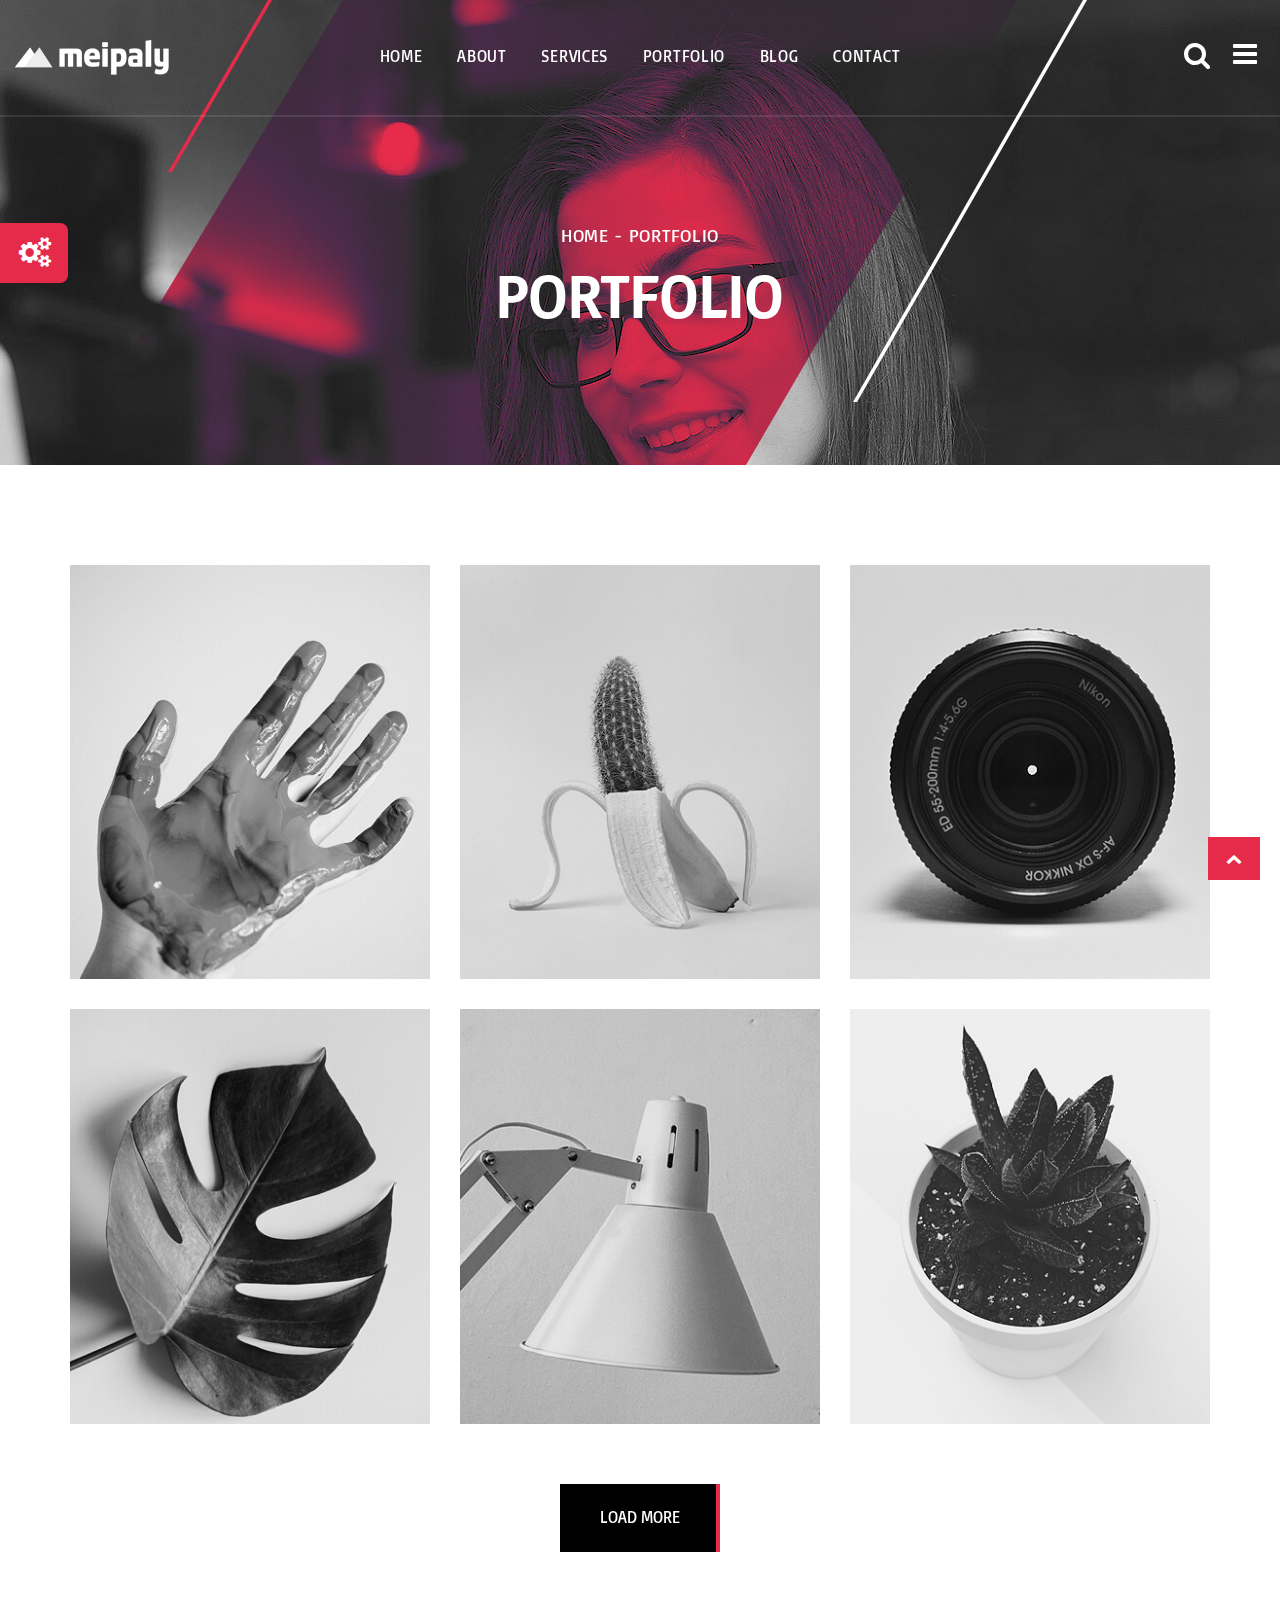
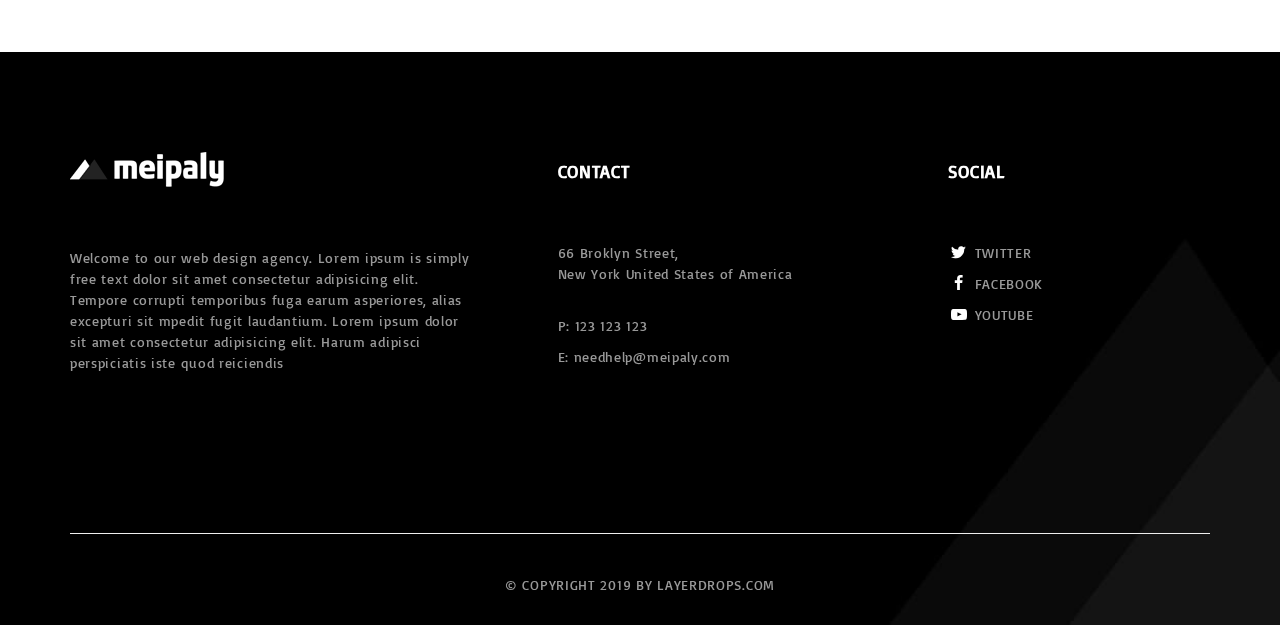
<file: pages/portfolio2.html>
<!--
templete-name: meiplay;
The owner of the templete: ahmed samy;
Template-version: 1.0.0;
Date created: 14/2/2020
-->
<!DOCTYPE html>
<html>
	<head>
		<meta charset="utf-8">
        <meta name="viewport" content="width=device-width, initial-scale=1.0">
		<title>PORTFOLIO 2-Meiplay</title>
		<link rel="stylesheet" href="../css/normaliz.min.css">
		<link rel="stylesheet" href="../css/bootstrap.min.css">
		<link rel="stylesheet" href="../css/fontello-icon.min.css">
		<link rel="stylesheet" href="https://fonts.googleapis.com/css?family=Basic&display=swap">
		<link rel="stylesheet" href="../css/theme.css">
		<link rel="stylesheet" href="../css/reset.css">
		<link rel="stylesheet" href="../css/global.css">
		<link rel="stylesheet" href="../css/portfolio2.css">
		<link rel="stylesheet" href="../css/responsive.css">
	</head>
	<body>
        
        <div class="loading"><!--loading-->
            <div class="loader"><!--loader-->
              <div class="loader__bar"></div><!--loader__bar-->
              <div class="loader__bar"></div><!--loader__bar-->
              <div class="loader__bar"></div><!--loader__bar-->
              <div class="loader__bar"></div><!--loader__bar-->
              <div class="loader__bar"></div><!--loader__bar-->
              <div class="loader__ball"></div><!--loader__ball-->
            </div><!--loader-->
        </div><!--loading-->

		<div class="to-up"><!--to-up-->
			<button class="custom-btn"><i class="demo-icon icon-up-open">&#xe826;</i></button>
		</div><!--to-up-->

		<div class="themes"><!--themes-->
			<div class="keyboard"><!--keyboard-->
				<h3 class="text-center text-uppercase">CHOOSE COLOR THEME</h3>
				<span class="color one" data-color="theme" data-this=".one"></span>
				<span class="color two" data-color="theme2" data-this=".two"></span>
				<span class="color three" data-color="theme3" data-this=".three"></span>
				<span class="color four" data-color="theme4" data-this=".four"></span>
				<span class="color five" data-color="theme5" data-this=".five"></span>
				<span class="color six" data-color="theme6" data-this=".six"></span>
				<span class="color seven" data-color="theme7" data-this=".seven"></span>
				<span class="color eight" data-color="theme8" data-this=".eight"></span>
			</div><!--keyboard-->
			<div class="icon"><!--icon-->
				<i class="demo-icon icon-cog-alt">&#xe804;</i>
			</div><!--icon-->
		</div><!--themes-->

		<header><!--header-->
			<nav><!--nav-->
				<div class="container-fluid"><!--container-fluid-->
					<div class="row"><!--row-->
						<div class="col-lg-2 col-md-2 col-xs-5 pull-left">
							<div class="logo"><!--logo-->
								<img src="../photo/logo/logo white.png" alt="logo">
							</div><!--logo-->
						</div>
						
						<div class="col-lg-8 col-md-8 hidden-sm hidden-xs" style="padding: 0;">
							<div class="navb"><!--navb-->
								<ul class="list-unstyled text-uppercase text-center">
									<li class="drop">
										<a>home</a>
										<ul class="drop-down list-unstyled text-uppercase text-center">
											<li><a href="../index.html">home"01</a></li>
											<li><a href="../index2.html">home"02</a></li>
											<li><a href="../index3.html">home"03</a></li>
										</ul>
									</li>
									<li>
										<a href="about.html">about</a>
									</li>
									<li class="drop">
										<a>services</a>
										<ul class="drop-down list-unstyled text-uppercase text-center">
											<li><a href="services.html">SERVICE</a></li>
											<li><a href="service%20detail.html">SERVICE"DETAIL</a></li>
										</ul>
									</li>
									<li class="drop">
										<a>PORTFOLIO</a>
										<ul class="drop-down list-unstyled text-uppercase text-center">
											<li><a href="portfolio.html">PORTFOLIO"V1</a></li>
											<li><a href="portfolio2.html">PORTFOLIO"V2</a></li>
											<li><a href="portfolio%20detail.html">PORTFOLIO"DETAIL</a></li>
										</ul>
									</li>
									<li class="drop">
										<a>BLOG</a>
										<ul class="drop-down list-unstyled text-uppercase text-center">
											<li><a href="blog.html">BLOG"V1</a></li>
											<li><a href="blog2.html">BLOG"V2</a></li>
											<li><a href="blog3.html">BLOG"V3</a></li>
											<li><a href="blog%20single.html">BLOG"single</a></li>
										</ul>
									</li>
									<li>
										<a href="contact.html">CONTACT</a>
									</li>
								</ul>
							</div><!--navb-->
						</div>

						<div class="col-md-2 col-xs-4 pull-right">
							<div class="menu-search text-right"><!--menu-search-->

								<div class="overlay"><!--overlay-->
									<div class="off center-block"><!--off-->
										<i class="demo-icon icon-cancel">&#xe808;</i>
									</div><!--off-->
									<div class="search"><!--search-->
										<input type="search" class="form-control" placeholder="SEARCH HERE...">
										<button><i class="demo-icon icon-search">&#xe823;</i></button>
									</div><!--search-->
								</div><!--overlay-->

								<div class="menu"><!--menu-->
									<div class="social"><!--social-->
										<span class=" text-uppercase"><a href="#"><i class="demo-icon icon-twitter">&#xf309;</i>twitter</a></span>
										<span class=" text-uppercase"><a href="#"><i class="demo-icon icon-facebook">&#xf09a;</i>facebook</a></span>
										<span class=" text-uppercase"><a href="#"><i class="demo-icon icon-youtube-play">&#xf16a;</i>youtube</a></span>
										<br>
										<div class="off center-block"><!--off-->
											<i class="demo-icon icon-cancel">&#xe808;</i>
										</div><!--off-->
									</div><!--social-->
									<ul class="list-unstyled text-uppercase text-center main"><!--main-->
										<li class="drop-menu" data-fade=".one-drop"><!--drop-menu-->
											<a>home <span class="caret"></span></a>
											<ul class="drop-down one-drop list-unstyled text-uppercase text-center">
												<li><a href="../index.html">home"01</a></li>
												<li><a href="../index2.html">home"02</a></li>
												<li><a href="../index3.html">home"03</a></li>
											</ul>
										</li><!--drop-menu-->
										<li>
											<a href="about.html">about</a>
										</li>
										<li class="drop-menu" data-fade=".two-drop"><!--drop-menu-->
											<a>services <span class="caret"></span></a>
											<ul class="drop-down two-drop list-unstyled text-uppercase text-center">
												<li><a href="services.html">SERVICE</a></li>
												<li><a href="service%20detail.html">SERVICE"DETAIL</a></li>
											</ul>
										</li><!--drop-menu-->
										<li class="drop-menu" data-fade=".three-drop"><!--drop-menu-->
											<a>PORTFOLIO <span class="caret"></span></a>
											<ul class="drop-down three-drop list-unstyled text-uppercase text-center">
												<li><a href="portfolio.html">PORTFOLIO"V1</a></li>
												<li><a href="portfolio2.html">PORTFOLIO"V2</a></li>
												<li><a href="portfolio%20detail.html">PORTFOLIO"DETAIL</a></li>
											</ul>
										</li><!--drop-menu-->
										<li class="drop-menu" data-fade=".four-drop"><!--drop-menu-->
											<a>BLOG <span class="caret"></span></a>
											<ul class="drop-down four-drop list-unstyled text-uppercase text-center">
												<li><a href="blog.html">BLOG"V1</a></li>
												<li><a href="blog2.html">BLOG"V2</a></li>
												<li><a href="blog3.html">BLOG"V3</a></li>
												<li><a href="blog%20single.html">BLOG"single</a></li>
											</ul>
										</li><!--drop-menu-->
										<li class="li">
											<a href="contact.html">CONTACT</a>
										</li>
									</ul><!--main-->
								</div><!--menu-->

								<i class="demo-icon icon-search">&#xe823;</i>
								<i class="demo-icon icon-menu">&#xf0c9;</i>
							</div><!--menu-search-->
						</div>
						
					</div><!--row-->
				</div><!--container-fluid-->
			</nav><!--nav-->
			<div class="slider-cover"><!--slider-cover-->
				<div class="text"><!--text-->
					<h4 class="text-center text-uppercase">HOME - portfolio</h4>
					<h2 class="text-center text-uppercase">portfolio</h2>
				</div><!--text-->
			</div><!--slider-cover-->
		</header>

		<div class="showcase"><!--showcase-->
			<div class="container"><!--container-->
				<div class="row"><!--row-->
					<div class="col-lg-4 col-sm-6 col-xs-12">
						<div class="feat"><!--feat-->
							<div class="image"><!--image-->
								<img src="../photo/work show/1.jpg" alt="GRAPHIC">
							</div><!--image-->
							<div class="overlay"><!--overlay-->
								<h5 class="text-uppercase fade"><a href="#">graphic</a></h5>
								<h3 class="text-uppercase fade"><a href="portfolio%20detail.html">design styles</a></h3>
							</div><!--overlay-->
						</div><!--feat-->
					</div>

					<div class="col-lg-4 col-sm-6 col-xs-12">
						<div class="feat"><!--feat-->
							<div class="image"><!--image-->
								<img src="../photo/work show/2.jpg" alt="GRAPHIC">
							</div><!--image-->
							<div class="overlay"><!--overlay-->
								<h5 class="text-uppercase fade"><a href="#">graphic</a></h5>
								<h3 class="text-uppercase fade"><a href="portfolio%20detail.html">design styles</a></h3>
							</div><!--overlay-->
						</div><!--feat-->
					</div>

					<div class="col-lg-4 col-sm-6 col-xs-12">
						<div class="feat"><!--feat-->
							<div class="image"><!--image-->
								<img src="../photo/work show/3.jpg" alt="GRAPHIC">
							</div><!--image-->
							<div class="overlay"><!--overlay-->
								<h5 class="text-uppercase fade"><a href="#">graphic</a></h5>
								<h3 class="text-uppercase fade"><a href="portfolio%20detail.html">design styles</a></h3>
							</div><!--overlay-->
						</div><!--feat-->
					</div>

					<div class="col-lg-4 col-sm-6 col-xs-12">
						<div class="feat"><!--feat-->
							<div class="image"><!--image-->
								<img src="../photo/work show/4.jpg" alt="GRAPHIC">
							</div><!--image-->
							<div class="overlay"><!--overlay-->
								<h5 class="text-uppercase fade"><a href="#">graphic</a></h5>
								<h3 class="text-uppercase fade"><a href="portfolio%20detail.html">design styles</a></h3>
							</div><!--overlay-->
						</div><!--feat-->
					</div>

					<div class="col-lg-4 col-sm-6 col-xs-12">
						<div class="feat"><!--feat-->
							<div class="image"><!--image-->
								<img src="../photo/work show/5.jpg" alt="GRAPHIC">
							</div><!--image-->
							<div class="overlay"><!--overlay-->
								<h5 class="text-uppercase fade"><a href="#">graphic</a></h5>
								<h3 class="text-uppercase fade"><a href="portfolio%20detail.html">design styles</a></h3>
							</div><!--overlay-->
						</div><!--feat-->
					</div>

					<div class="col-lg-4 col-sm-6 col-xs-12">
						<div class="feat"><!--feat-->
							<div class="image"><!--image-->
								<img src="../photo/work show/6.jpg" alt="GRAPHIC">
							</div><!--image-->
							<div class="overlay"><!--overlay-->
								<h5 class="text-uppercase fade"><a href="#">graphic</a></h5>
								<h3 class="text-uppercase fade"><a href="portfolio%20detail.html">design styles</a></h3>
							</div><!--overlay-->
						</div><!--feat-->
					</div>
				</div><!--row-->
				<button class="text-uppercase custom-btn center-block"><a href="">load more</a></button>
			</div><!--container-->
		</div><!--showcase-->


		<footer><!--footer-->
			<div class="container"><!--container-->
				<div class="concat"><!--concat-->
					<div class="row"><!--row-->
						<div class="col-md-5 col-xs-12 one"><!--one-->
							<div class="logo"><img src="../photo/logo/foo_logo_06288cc910a9b5f5fa9fd5b987488de2.png" alt="logo"></div>
							<p class="">Welcome to our web design agency. Lorem ipsum is simply free text dolor sit amet consectetur adipisicing elit. Tempore corrupti temporibus fuga earum asperiores, alias excepturi sit mpedit fugit laudantium. Lorem ipsum dolor sit amet consectetur adipisicing elit. Harum adipisci perspiciatis iste quod reiciendis</p>
						</div><!--one-->
						<div class="col-md-4 col-xs-12 two"><!--two-->
							<h4 class="text-uppercase">CONTACT</h4>
							<p class="">66 Broklyn Street,<br>New York United States of America</p>
							<br>
							<p class="">P: 123 123 123</p>
							<p class="">E: needhelp@meipaly.com</p>
						</div><!--two-->
						<div class="col-md-3 col-xs-12 three"><!--three-->
							<h4 class="text-uppercase">social</h4>
							<p class=" text-uppercase"><a href="#"><i class="demo-icon icon-twitter">&#xf309;</i> twitter</a></p>
							<p class=" text-uppercase"><a href="#"><i class="demo-icon icon-facebook">&#xf09a;</i> facebook</a></p>
							<p class=" text-uppercase"><a href="#"><i class="demo-icon icon-youtube-play">&#xf16a;</i> youtube</a></p>
						</div><!--three-->
					</div><!--row-->
				</div><!--concat-->
				<hr>
				<div class="copy-right"><!--copy-right-->
					<p class="text-center">© COPYRIGHT 2019 BY<a href="#"> LAYERDROPS.COM</a></p>
				</div><!--copy-right-->
			</div><!--container-->
		</footer><!--footer-->

		<script src="../js/jquery-3.4.1.min.js"></script>
		<script src="../js/bootstrap.min.js"></script>
		<script src="../js/global.js"></script>
		<script src="../js/portfolio2.js"></script>
	</body>
</html>
</file>
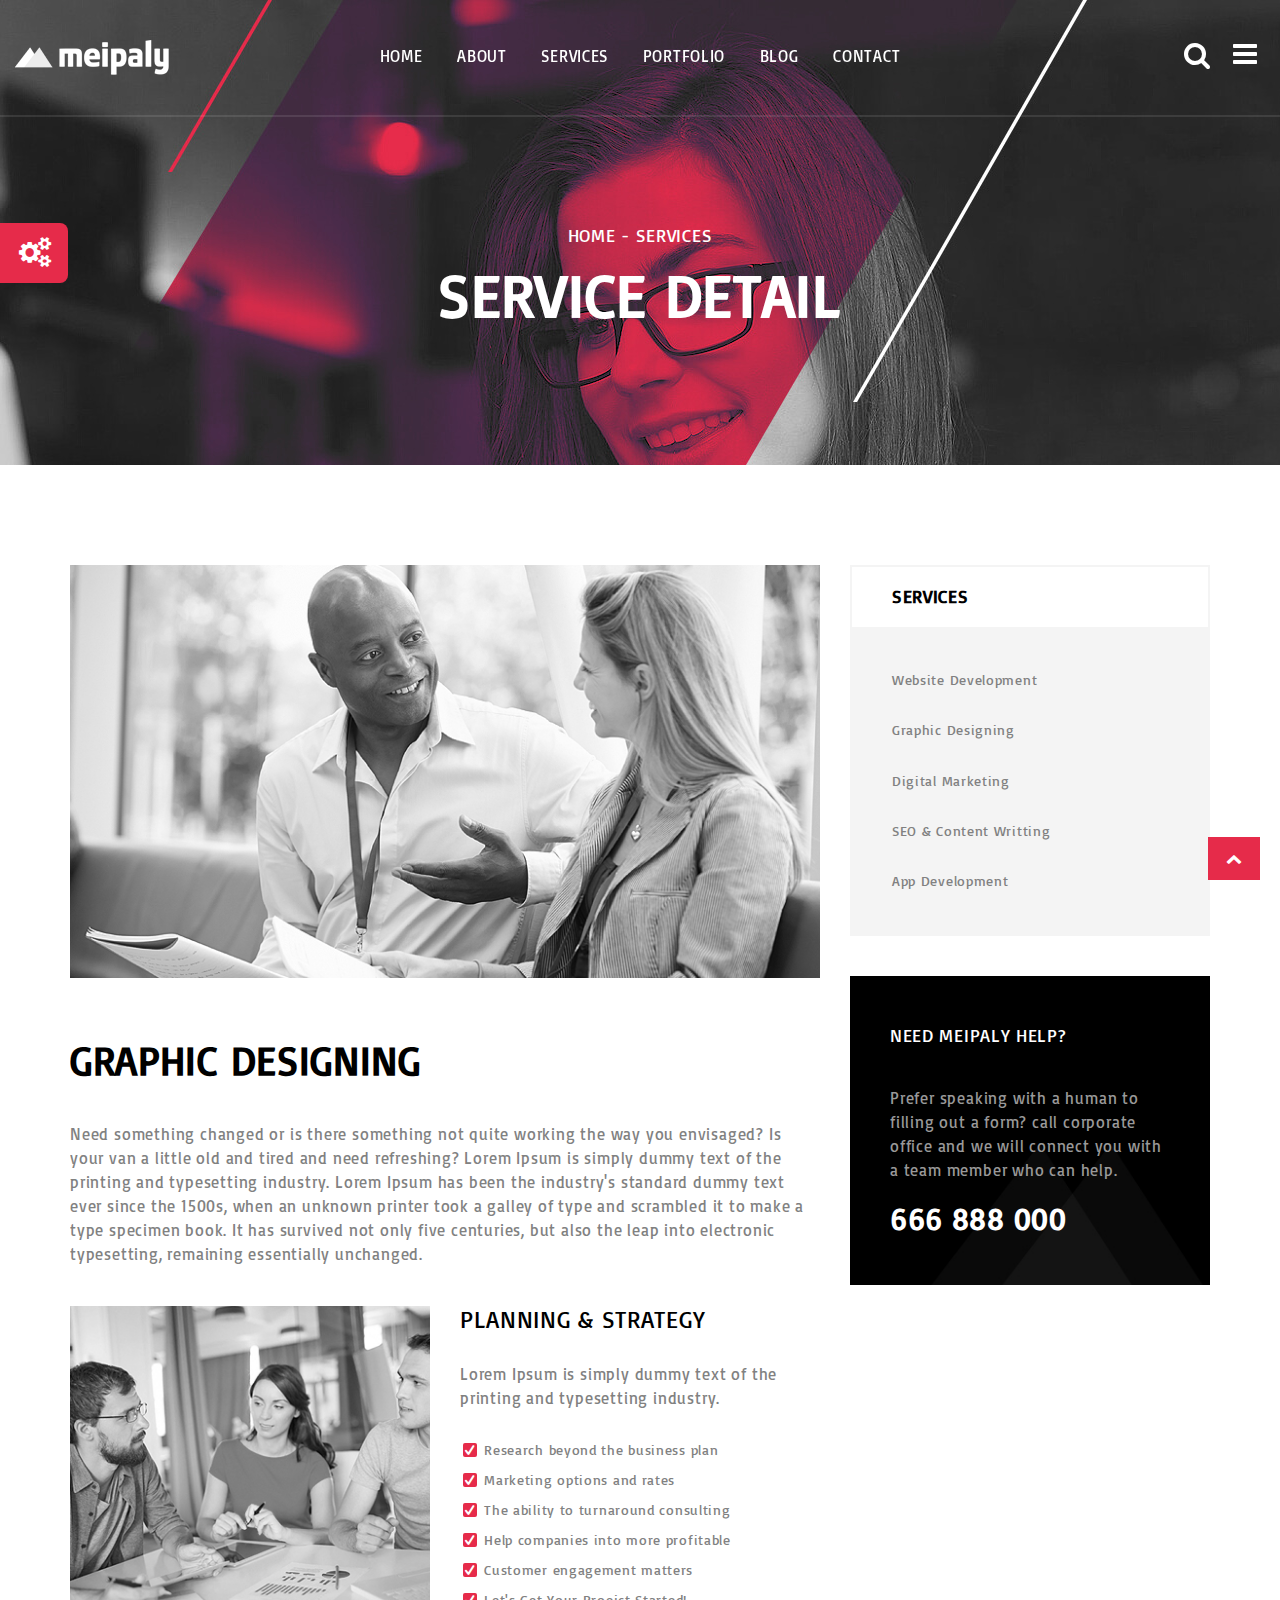
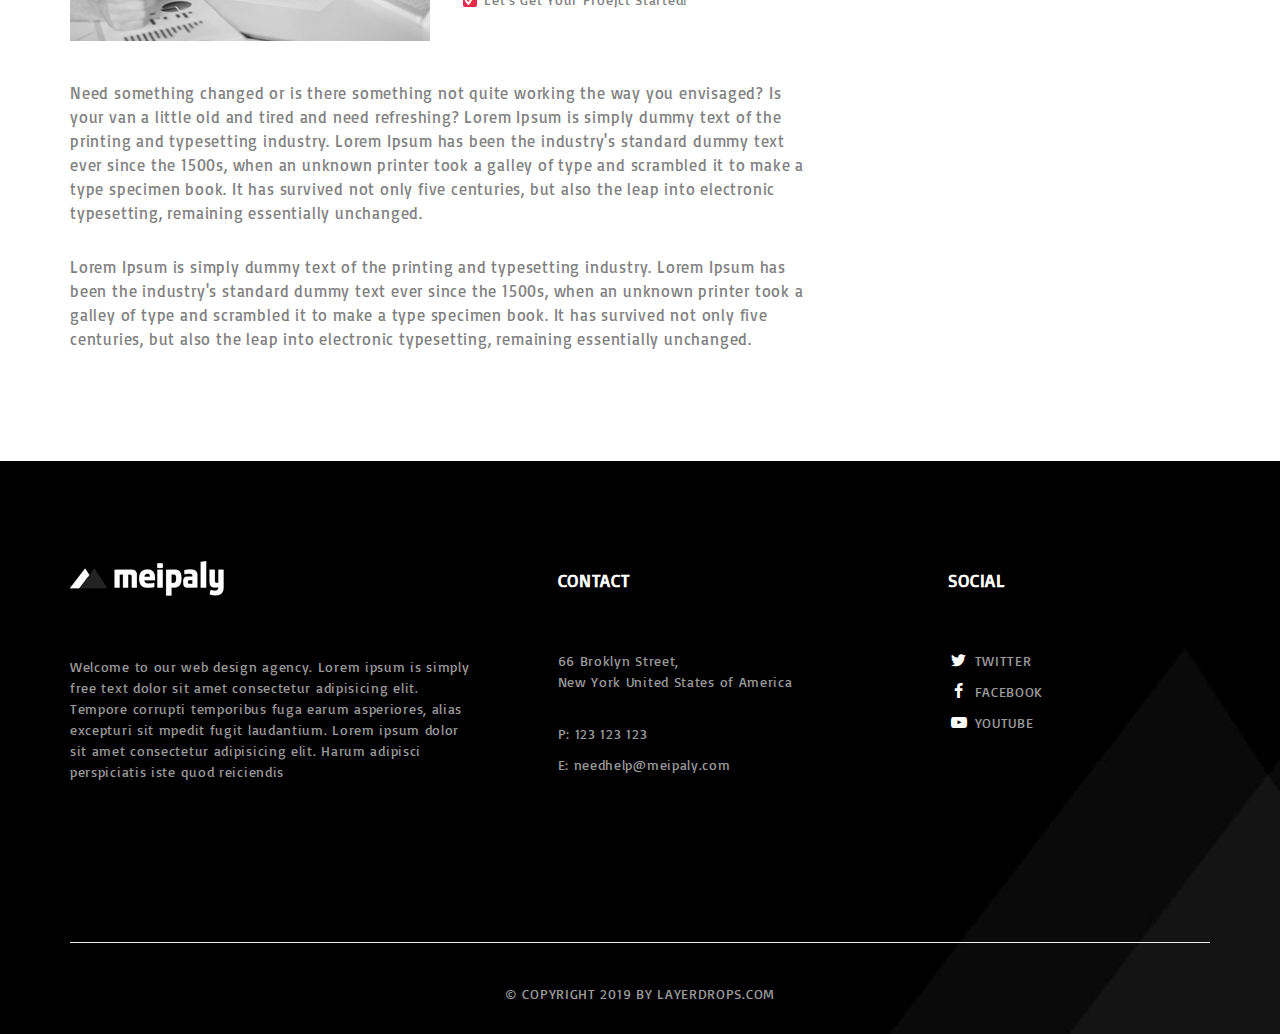
<file: pages/service detail.html>
<!--
templete-name: meiplay;
The owner of the templete: ahmed samy;
Template-version: 1.0.0;
Date created: 14/2/2020
-->
<!DOCTYPE html>
<html>
	<head>
		<meta charset="utf-8">
        <meta name="viewport" content="width=device-width, initial-scale=1.0">
		<title>SERVICE DETAIL-Meiplay</title>
		<link rel="stylesheet" href="../css/normaliz.min.css">
		<link rel="stylesheet" href="../css/bootstrap.min.css">
		<link rel="stylesheet" href="../css/fontello-icon.min.css">
		<link rel="stylesheet" href="https://fonts.googleapis.com/css?family=Basic&display=swap">
		<link rel="stylesheet" href="../css/theme.css">
		<link rel="stylesheet" href="../css/reset.css">
		<link rel="stylesheet" href="../css/global.css">
		<link rel="stylesheet" href="../css/service detail.css">
		<link rel="stylesheet" href="../css/responsive.css">
	</head>
	<body>
        
        <div class="loading"><!--loading-->
            <div class="loader"><!--loader-->
              <div class="loader__bar"></div><!--loader__bar-->
              <div class="loader__bar"></div><!--loader__bar-->
              <div class="loader__bar"></div><!--loader__bar-->
              <div class="loader__bar"></div><!--loader__bar-->
              <div class="loader__bar"></div><!--loader__bar-->
              <div class="loader__ball"></div><!--loader__ball-->
            </div><!--loader-->
        </div><!--loading-->

		<div class="to-up"><!--to-up-->
			<button class="custom-btn"><i class="demo-icon icon-up-open">&#xe826;</i></button>
		</div><!--to-up-->

		<div class="themes"><!--themes-->
			<div class="keyboard"><!--keyboard-->
				<h3 class="text-center text-uppercase">CHOOSE COLOR THEME</h3>
				<span class="color one" data-color="theme" data-this=".one"></span>
				<span class="color two" data-color="theme2" data-this=".two"></span>
				<span class="color three" data-color="theme3" data-this=".three"></span>
				<span class="color four" data-color="theme4" data-this=".four"></span>
				<span class="color five" data-color="theme5" data-this=".five"></span>
				<span class="color six" data-color="theme6" data-this=".six"></span>
				<span class="color seven" data-color="theme7" data-this=".seven"></span>
				<span class="color eight" data-color="theme8" data-this=".eight"></span>
			</div><!--keyboard-->
			<div class="icon"><!--icon-->
				<i class="demo-icon icon-cog-alt">&#xe804;</i>
			</div><!--icon-->
		</div><!--themes-->

		<header><!--header-->
			<nav><!--nav-->
				<div class="container-fluid"><!--container-fluid-->
					<div class="row"><!--row-->
						<div class="col-lg-2 col-md-2 col-xs-5 pull-left">
							<div class="logo"><!--logo-->
								<img src="../photo/logo/logo white.png" alt="logo">
							</div><!--logo-->
						</div>
						
						<div class="col-lg-8 col-md-8 hidden-sm hidden-xs" style="padding: 0;">
							<div class="navb"><!--navb-->
								<ul class="list-unstyled text-uppercase text-center">
									<li class="drop">
										<a>home</a>
										<ul class="drop-down list-unstyled text-uppercase text-center">
											<li><a href="../index.html">home"01</a></li>
											<li><a href="../index2.html">home"02</a></li>
											<li><a href="../index3.html">home"03</a></li>
										</ul>
									</li>
									<li>
										<a href="about.html">about</a>
									</li>
									<li class="drop">
										<a>services</a>
										<ul class="drop-down list-unstyled text-uppercase text-center">
											<li><a href="services.html">SERVICE</a></li>
											<li><a href="service%20detail.html">SERVICE"DETAIL</a></li>
										</ul>
									</li>
									<li class="drop">
										<a>PORTFOLIO</a>
										<ul class="drop-down list-unstyled text-uppercase text-center">
											<li><a href="portfolio.html">PORTFOLIO"V1</a></li>
											<li><a href="portfolio2.html">PORTFOLIO"V2</a></li>
											<li><a href="portfolio%20detail.html">PORTFOLIO"DETAIL</a></li>
										</ul>
									</li>
									<li class="drop">
										<a>BLOG</a>
										<ul class="drop-down list-unstyled text-uppercase text-center">
											<li><a href="blog.html">BLOG"V1</a></li>
											<li><a href="blog2.html">BLOG"V2</a></li>
											<li><a href="blog3.html">BLOG"V3</a></li>
											<li><a href="blog%20single.html">BLOG"single</a></li>
										</ul>
									</li>
									<li>
										<a href="contact.html">CONTACT</a>
									</li>
								</ul>
							</div><!--navb-->
						</div>

						<div class="col-md-2 col-xs-4 pull-right">
							<div class="menu-search text-right"><!--menu-search-->

								<div class="overlay"><!--overlay-->
									<div class="off center-block"><!--off-->
										<i class="demo-icon icon-cancel">&#xe808;</i>
									</div><!--off-->
									<div class="search"><!--search-->
										<input type="search" class="form-control" placeholder="SEARCH HERE...">
										<button><i class="demo-icon icon-search">&#xe823;</i></button>
									</div><!--search-->
								</div><!--overlay-->

								<div class="menu"><!--menu-->
									<div class="social"><!--social-->
										<span class=" text-uppercase"><a href="#"><i class="demo-icon icon-twitter">&#xf309;</i>twitter</a></span>
										<span class=" text-uppercase"><a href="#"><i class="demo-icon icon-facebook">&#xf09a;</i>facebook</a></span>
										<span class=" text-uppercase"><a href="#"><i class="demo-icon icon-youtube-play">&#xf16a;</i>youtube</a></span>
										<br>
										<div class="off center-block"><!--off-->
											<i class="demo-icon icon-cancel">&#xe808;</i>
										</div><!--off-->
									</div><!--social-->
									<ul class="list-unstyled text-uppercase text-center main"><!--main-->
										<li class="drop-menu" data-fade=".one-drop"><!--drop-menu-->
											<a>home <span class="caret"></span></a>
											<ul class="drop-down one-drop list-unstyled text-uppercase text-center">
												<li><a href="../index.html">home"01</a></li>
												<li><a href="../index2.html">home"02</a></li>
												<li><a href="../index3.html">home"03</a></li>
											</ul>
										</li><!--drop-menu-->
										<li>
											<a href="about.html">about</a>
										</li>
										<li class="drop-menu" data-fade=".two-drop"><!--drop-menu-->
											<a>services <span class="caret"></span></a>
											<ul class="drop-down two-drop list-unstyled text-uppercase text-center">
												<li><a href="services.html">SERVICE</a></li>
												<li><a href="service%20detail.html">SERVICE"DETAIL</a></li>
											</ul>
										</li><!--drop-menu-->
										<li class="drop-menu" data-fade=".three-drop"><!--drop-menu-->
											<a>PORTFOLIO <span class="caret"></span></a>
											<ul class="drop-down three-drop list-unstyled text-uppercase text-center">
												<li><a href="portfolio.html">PORTFOLIO"V1</a></li>
												<li><a href="portfolio2.html">PORTFOLIO"V2</a></li>
												<li><a href="portfolio%20detail.html">PORTFOLIO"DETAIL</a></li>
											</ul>
										</li><!--drop-menu-->
										<li class="drop-menu" data-fade=".four-drop"><!--drop-menu-->
											<a>BLOG <span class="caret"></span></a>
											<ul class="drop-down four-drop list-unstyled text-uppercase text-center">
												<li><a href="blog.html">BLOG"V1</a></li>
												<li><a href="blog2.html">BLOG"V2</a></li>
												<li><a href="blog3.html">BLOG"V3</a></li>
												<li><a href="blog%20single.html">BLOG"single</a></li>
											</ul>
										</li><!--drop-menu-->
										<li class="li">
											<a href="contact.html">CONTACT</a>
										</li>
									</ul><!--main-->
								</div><!--menu-->

								<i class="demo-icon icon-search">&#xe823;</i>
								<i class="demo-icon icon-menu">&#xf0c9;</i>
							</div><!--menu-search-->
						</div>
					</div><!--row-->
				</div><!--container-fluid-->
			</nav><!--nav-->
			<div class="slider-cover"><!--slider-cover-->
				<div class="text"><!--text-->
					<h4 class="text-center text-uppercase">HOME - services</h4>
					<h2 class="text-center text-uppercase">SERVICE DETAIL</h2>
				</div><!--text-->
			</div><!--slider-cover-->
		</header>

		<div class="main"><!--main-->
			<div class="container"><!--container-->
				<div class="row"><!--row-->
					<div class="col-md-8 col-xs-12">
						<div class="detail"><!--detail-->
							<img src="../photo/service detail/s1_7300ec41416b9e53ad1e6e549a0cadb5.jpg" alt="DETAIL">
							<h2 class="text-uppercase">GRAPHIC DESIGNING</h2>
							<p class="p-r">Need something changed or is there something not quite working the way you envisaged? Is your van a little old and tired and need refreshing? Lorem Ipsum is simply dummy text of the printing and typesetting industry. Lorem Ipsum has been the industry's standard dummy text ever since the 1500s, when an unknown printer took a galley of type and scrambled it to make a type specimen book. It has survived not only five centuries, but also the leap into electronic typesetting, remaining essentially unchanged.</p>
							<div class="one"><!--one-->
								<div class="row"><!--row-->
									<div class="col-md-6 col-xs-12">
										<div class="photo"><!--photo-->
											<img src="../photo/service detail/s2_e9cd346dababaeb15d0e016f8df69dbb.jpg" alt="DETAIL">
										</div><!--photo-->
									</div>
									<div class="col-md-6 col-xs-12">
										<div class="text"><!--text-->
											<h3 class="text-uppercase">PLANNING & STRATEGY</h3>
											<p class="p-r">Lorem Ipsum is simply dummy text of the printing and typesetting industry.</p>
											<p class="feat"><!--feat-->
												<i class="demo-icon icon-check">&#xe807;</i> <span>Research beyond the business plan</span>
											</p><!--feat-->
											<p class="feat"><!--feat-->
												<i class="demo-icon icon-check">&#xe807;</i> <span>Marketing options and rates</span>
											</p><!--feat-->
											<p class="feat"><!--feat-->
												<i class="demo-icon icon-check">&#xe807;</i> <span>The ability to turnaround consulting</span>
											</p><!--feat-->
											<p class="feat"><!--feat-->
												<i class="demo-icon icon-check">&#xe807;</i> <span>Help companies into more profitable</span>
											</p><!--feat-->
											<p class="feat"><!--feat-->
												<i class="demo-icon icon-check">&#xe807;</i> <span>Customer engagement matters</span>
											</p><!--feat-->
											<p class="feat"><!--feat-->
												<i class="demo-icon icon-check">&#xe807;</i> <span>Let's Get Your Proejct Started!</span>
											</p><!--feat-->
										</div><!--text-->
									</div>
								</div><!--row-->
							</div><!--one-->
							<p class="p-r">Need something changed or is there something not quite working the way you envisaged? Is your van a little old and tired and need refreshing? Lorem Ipsum is simply dummy text of the printing and typesetting industry. Lorem Ipsum has been the industry's standard dummy text ever since the 1500s, when an unknown printer took a galley of type and scrambled it to make a type specimen book. It has survived not only five centuries, but also the leap into electronic typesetting, remaining essentially unchanged.</p>
							<br>
							<p class="p-r">Lorem Ipsum is simply dummy text of the printing and typesetting industry. Lorem Ipsum has been the industry's standard dummy text ever since the 1500s, when an unknown printer took a galley of type and scrambled it to make a type specimen book. It has survived not only five centuries, but also the leap into electronic typesetting, remaining essentially unchanged.</p>
						</div><!--detail-->
					</div>

					<div class="col-md-4 col-xs-12">
						<aside class="aside"><!--aside-->
							<section class="section-one"><!--scetion-one-->
								<div class="header"><!--header-->
									<h4 class="text-uppercase">SERVICES</h4>
								</div><!--header-->
								<div class="body"><!--body-->
									<h5 class="text-capitalize"><a href="#">Website Development</a></h5>
									<h5 class="text-capitalize"><a href="#">Graphic Designing</a></h5>
									<h5 class="text-capitalize"><a href="#">Digital Marketing</a></h5>
									<h5 class="text-capitalize"><a href="#">SEO & Content Writting</a></h5>
									<h5 class="text-capitalize"><a href="#">App Development</a></h5>
								</div><!--body-->
							</section><!--scetion-one-->

							<section class="section-two"><!--scetion-two-->
								<h4 class="text-uppercase">NEED MEIPALY HELP?</h4>
								<p class="p-r">Prefer speaking with a human to filling out a form? call corporate office and we will connect you with a team member who can help.</p>
								<h2>666 888 000</h2>
							</section><!--scetion-two-->
						</aside><!--aside-->
					</div>
					
				</div><!--row-->
			</div><!--container-->
		</div><!--main-->



		<footer><!--footer-->
			<div class="container"><!--container-->
				<div class="concat"><!--concat-->
					<div class="row"><!--row-->
						<div class="col-md-5 col-xs-12 one"><!--one-->
							<div class="logo"><img src="../photo/logo/foo_logo_06288cc910a9b5f5fa9fd5b987488de2.png" alt="logo"></div>
							<p class="">Welcome to our web design agency. Lorem ipsum is simply free text dolor sit amet consectetur adipisicing elit. Tempore corrupti temporibus fuga earum asperiores, alias excepturi sit mpedit fugit laudantium. Lorem ipsum dolor sit amet consectetur adipisicing elit. Harum adipisci perspiciatis iste quod reiciendis</p>
						</div><!--one-->
						<div class="col-md-4 col-xs-12 two"><!--two-->
							<h4 class="text-uppercase">CONTACT</h4>
							<p class="">66 Broklyn Street,<br>New York United States of America</p>
							<br>
							<p class="">P: 123 123 123</p>
							<p class="">E: needhelp@meipaly.com</p>
						</div><!--two-->
						<div class="col-md-3 col-xs-12 three"><!--three-->
							<h4 class="text-uppercase">social</h4>
							<p class=" text-uppercase"><a href="#"><i class="demo-icon icon-twitter">&#xf309;</i> twitter</a></p>
							<p class=" text-uppercase"><a href="#"><i class="demo-icon icon-facebook">&#xf09a;</i> facebook</a></p>
							<p class=" text-uppercase"><a href="#"><i class="demo-icon icon-youtube-play">&#xf16a;</i> youtube</a></p>
						</div><!--three-->
					</div><!--row-->
				</div><!--concat-->
				<hr>
				<div class="copy-right"><!--copy-right-->
					<p class="text-center">© COPYRIGHT 2019 BY<a href="#"> LAYERDROPS.COM</a></p>
				</div><!--copy-right-->
			</div><!--container-->
		</footer><!--footer-->

		<script src="../js/jquery-3.4.1.min.js"></script>
		<script src="../js/bootstrap.min.js"></script>
		<script src="../js/global.js"></script>
		<script src="../js/service detail.js"></script>
	</body>
</html>
</file>
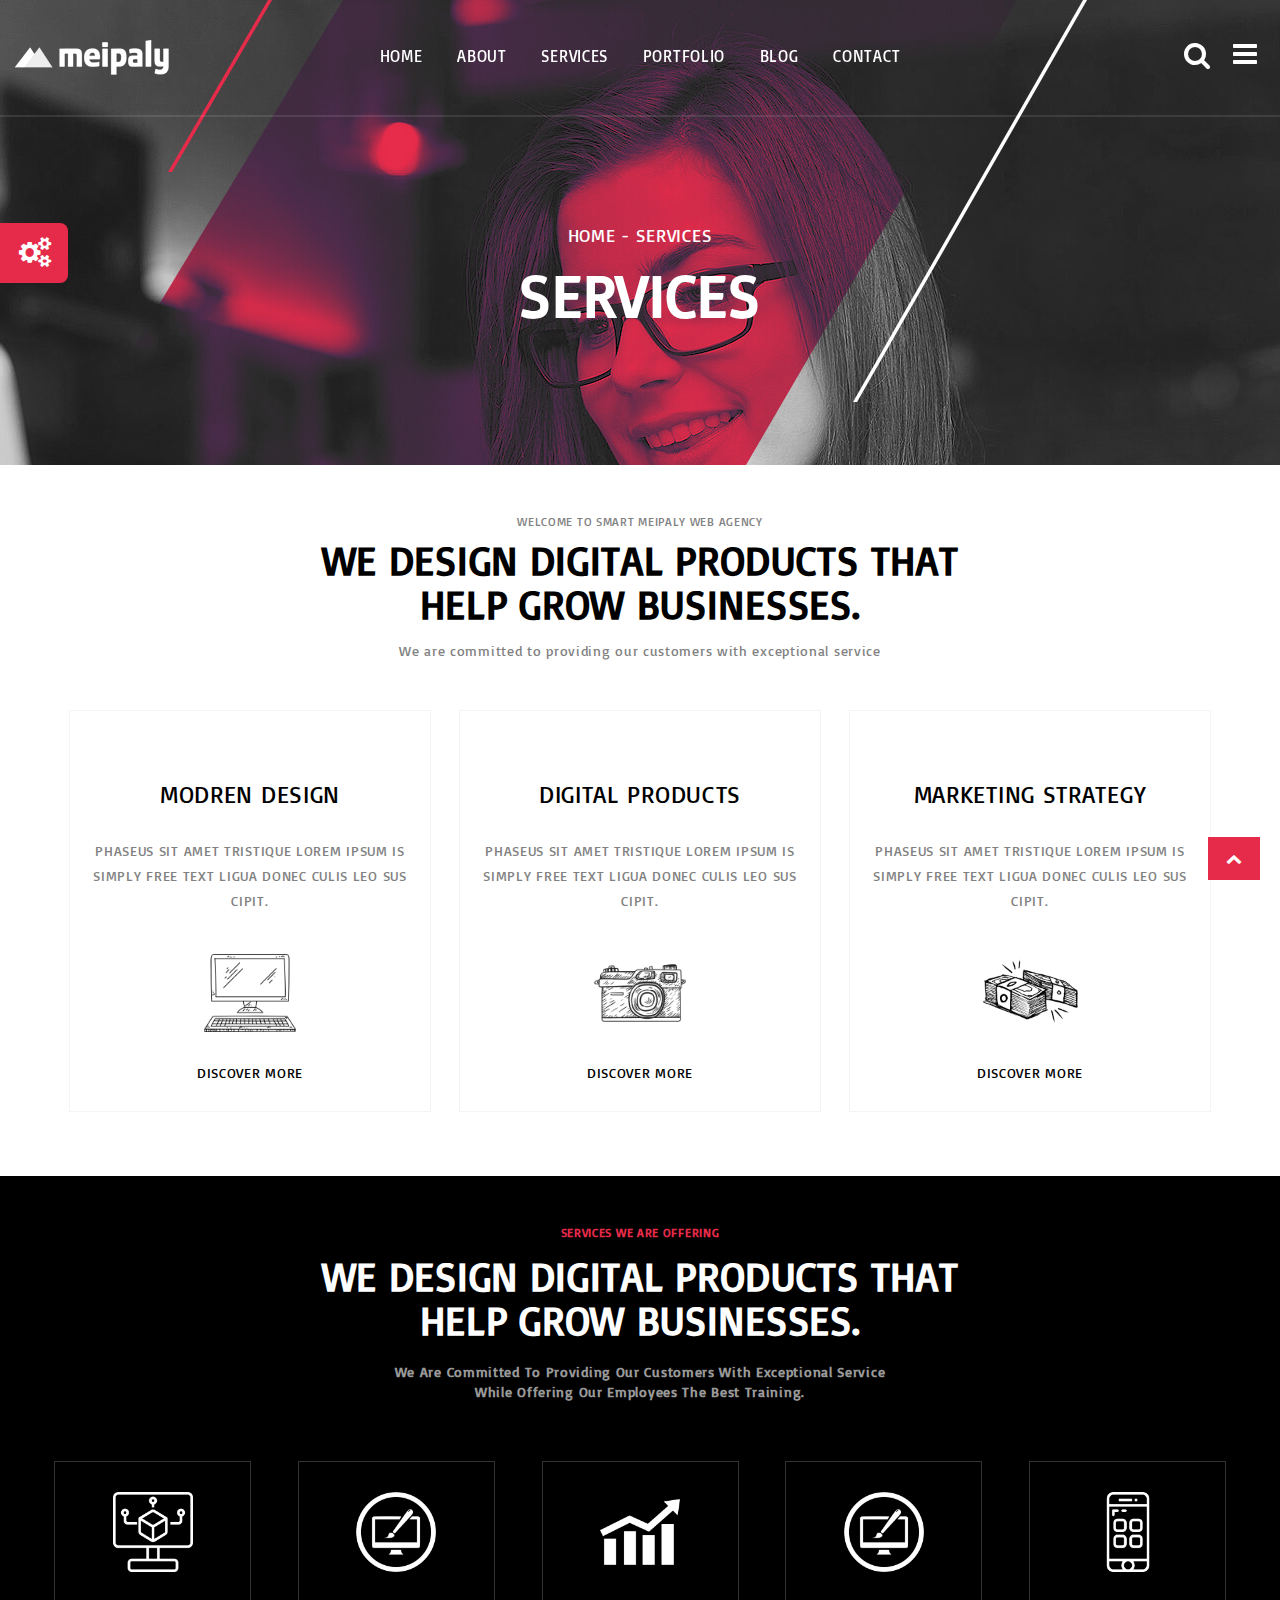
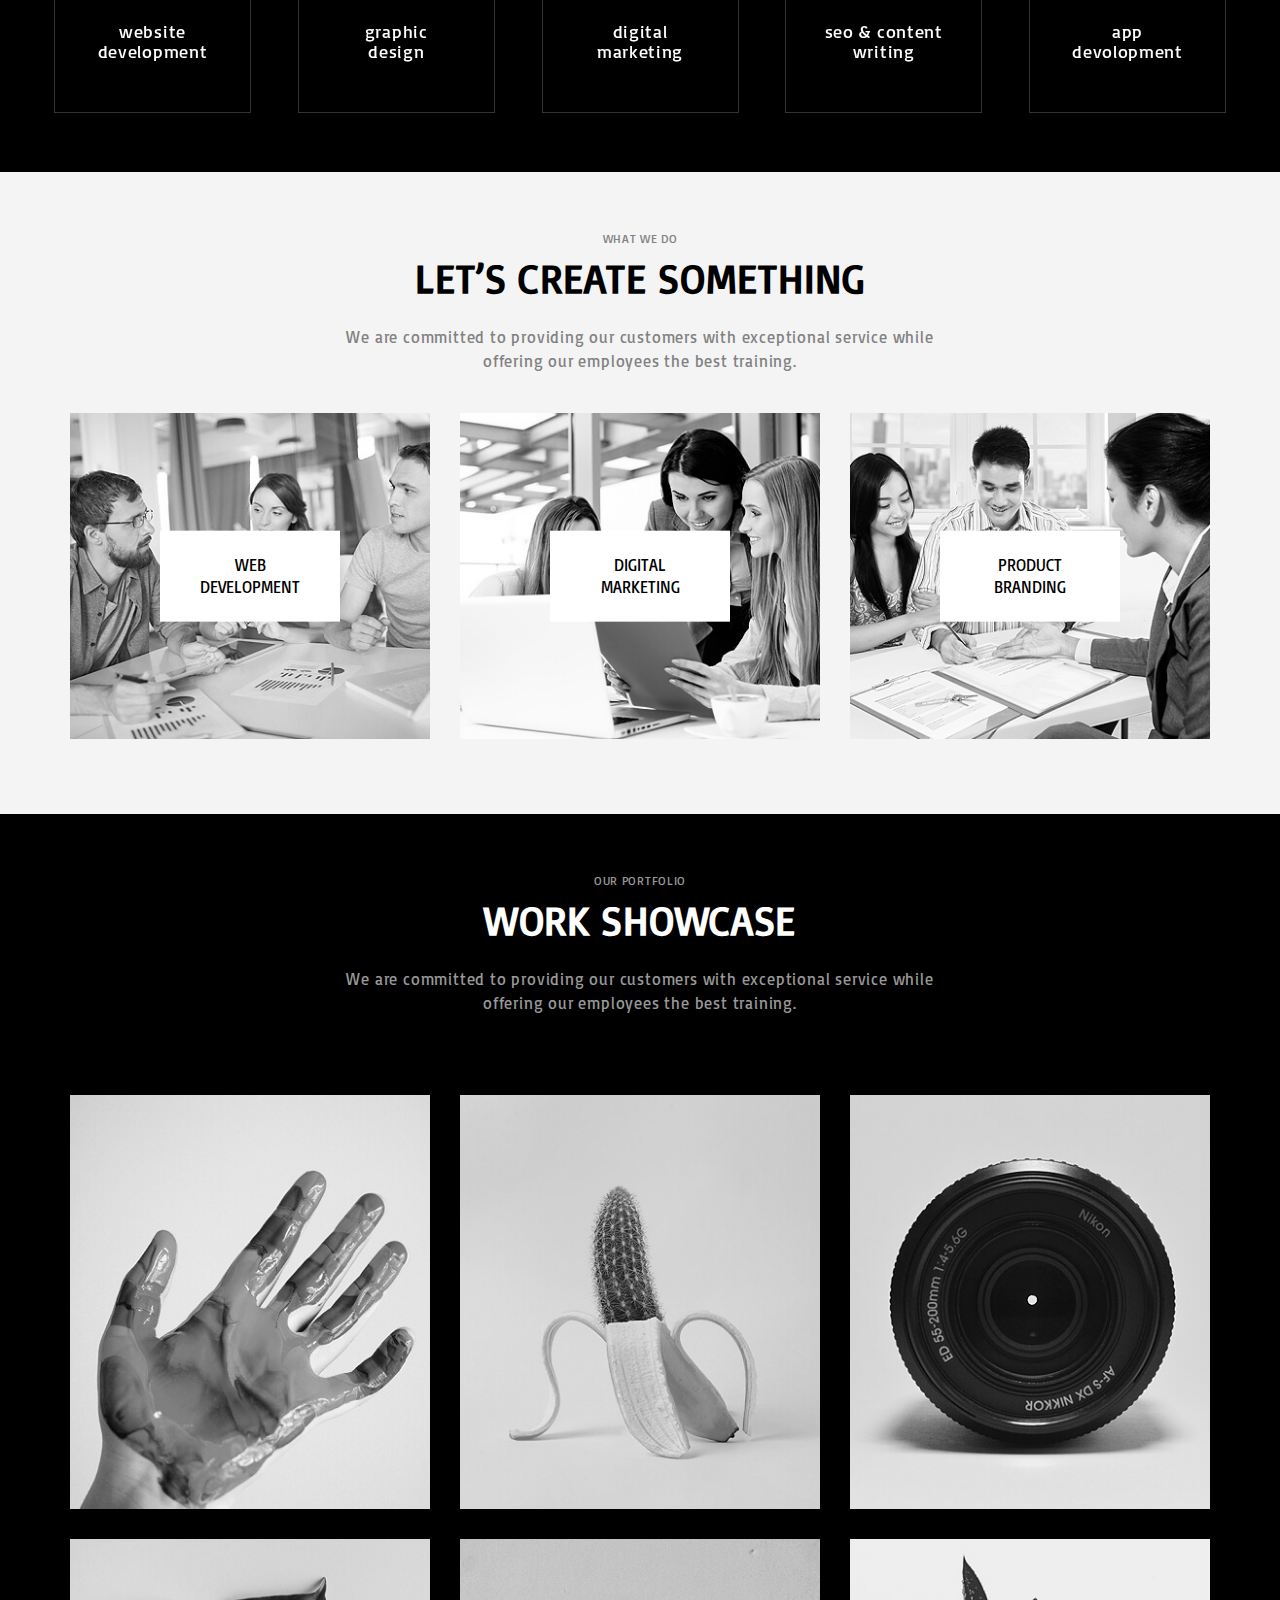
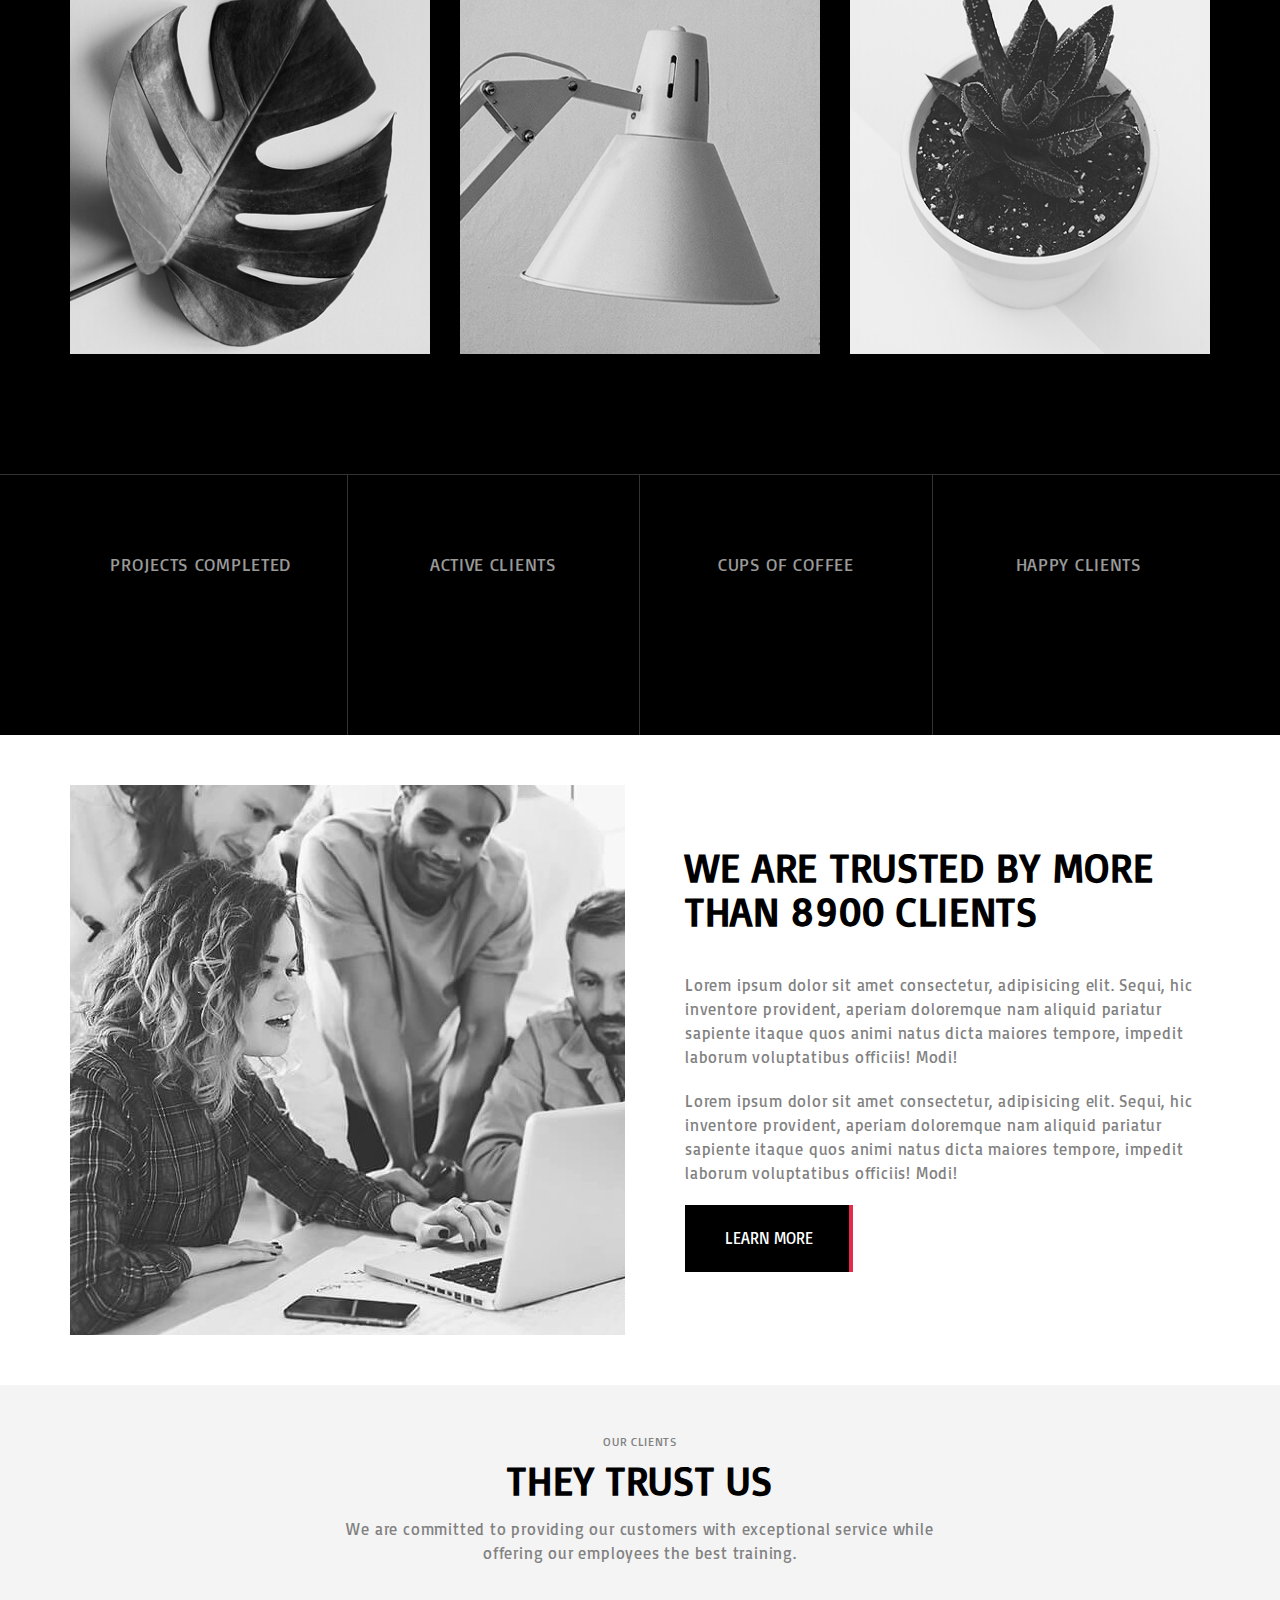
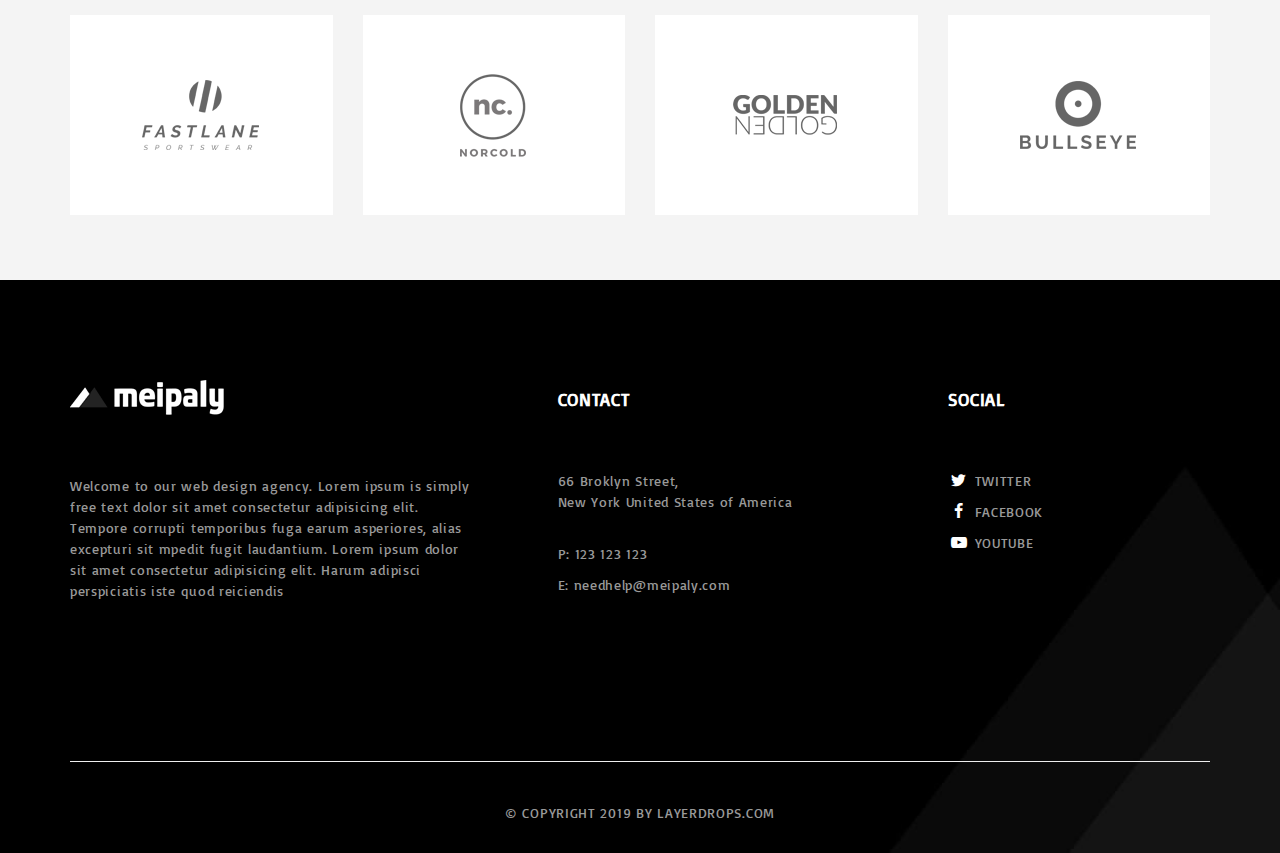
<file: pages/services.html>
<!--
templete-name: meiplay;
The owner of the templete: ahmed samy;
Template-version: 1.0.0;
Date created: 14/2/2020
-->
<!DOCTYPE html>
<html>
	<head>
		<meta charset="utf-8">
        <meta name="viewport" content="width=device-width, initial-scale=1.0">
		<title>SERVICE-Meiplay</title>
		<link rel="stylesheet" href="../css/normaliz.min.css">
		<link rel="stylesheet" href="../css/bootstrap.min.css">
		<link rel="stylesheet" href="../css/fontello-icon.min.css">
		<link rel="stylesheet" href="https://fonts.googleapis.com/css?family=Basic&display=swap">
		<link rel="stylesheet" href="../css/theme.css">
		<link rel="stylesheet" href="../css/reset.css">
		<link rel="stylesheet" href="../css/global.css">
		<link rel="stylesheet" href="../css/services.css">
		<link rel="stylesheet" href="../css/responsive.css">
	</head>
	<body>
        
        <div class="loading"><!--loading-->
            <div class="loader"><!--loader-->
              <div class="loader__bar"></div><!--loader__bar-->
              <div class="loader__bar"></div><!--loader__bar-->
              <div class="loader__bar"></div><!--loader__bar-->
              <div class="loader__bar"></div><!--loader__bar-->
              <div class="loader__bar"></div><!--loader__bar-->
              <div class="loader__ball"></div><!--loader__ball-->
            </div><!--loader-->
        </div><!--loading-->

		<div class="to-up"><!--to-up-->
			<button class="custom-btn"><i class="demo-icon icon-up-open">&#xe826;</i></button>
		</div><!--to-up-->

		<div class="themes"><!--themes-->
			<div class="keyboard"><!--keyboard-->
				<h3 class="text-center text-uppercase">CHOOSE COLOR THEME</h3>
				<span class="color one" data-color="theme" data-this=".one"></span>
				<span class="color two" data-color="theme2" data-this=".two"></span>
				<span class="color three" data-color="theme3" data-this=".three"></span>
				<span class="color four" data-color="theme4" data-this=".four"></span>
				<span class="color five" data-color="theme5" data-this=".five"></span>
				<span class="color six" data-color="theme6" data-this=".six"></span>
				<span class="color seven" data-color="theme7" data-this=".seven"></span>
				<span class="color eight" data-color="theme8" data-this=".eight"></span>
			</div><!--keyboard-->
			<div class="icon"><!--icon-->
				<i class="demo-icon icon-cog-alt">&#xe804;</i>
			</div><!--icon-->
		</div><!--themes-->

		<header><!--header-->
			<nav><!--nav-->
				<div class="container-fluid"><!--container-fluid-->
					<div class="row"><!--row-->
						<div class="col-lg-2 col-md-2 col-xs-5 pull-left">
							<div class="logo"><!--logo-->
								<img src="../photo/logo/logo white.png" alt="logo">
							</div><!--logo-->
						</div>
						
						<div class="col-lg-8 col-md-8 hidden-sm hidden-xs" style="padding: 0;">
							<div class="navb"><!--navb-->
								<ul class="list-unstyled text-uppercase text-center">
									<li class="drop">
										<a>home</a>
										<ul class="drop-down list-unstyled text-uppercase text-center">
											<li><a href="../index.html">home"01</a></li>
											<li><a href="../index2.html">home"02</a></li>
											<li><a href="../index3.html">home"03</a></li>
										</ul>
									</li>
									<li>
										<a href="about.html">about</a>
									</li>
									<li class="drop">
										<a>services</a>
										<ul class="drop-down list-unstyled text-uppercase text-center">
											<li><a href="services.html">SERVICE</a></li>
											<li><a href="service%20detail.html">SERVICE"DETAIL</a></li>
										</ul>
									</li>
									<li class="drop">
										<a>PORTFOLIO</a>
										<ul class="drop-down list-unstyled text-uppercase text-center">
											<li><a href="portfolio.html">PORTFOLIO"V1</a></li>
											<li><a href="portfolio2.html">PORTFOLIO"V2</a></li>
											<li><a href="portfolio%20detail.html">PORTFOLIO"DETAIL</a></li>
										</ul>
									</li>
									<li class="drop">
										<a>BLOG</a>
										<ul class="drop-down list-unstyled text-uppercase text-center">
											<li><a href="blog.html">BLOG"V1</a></li>
											<li><a href="blog2.html">BLOG"V2</a></li>
											<li><a href="blog3.html">BLOG"V3</a></li>
											<li><a href="blog%20single.html">BLOG"single</a></li>
										</ul>
									</li>
									<li>
										<a href="contact.html">CONTACT</a>
									</li>
								</ul>
							</div><!--navb-->
						</div>

						<div class="col-md-2 col-xs-4 pull-right">
							<div class="menu-search text-right"><!--menu-search-->

								<div class="overlay"><!--overlay-->
									<div class="off center-block"><!--off-->
										<i class="demo-icon icon-cancel">&#xe808;</i>
									</div><!--off-->
									<div class="search"><!--search-->
										<input type="search" class="form-control" placeholder="SEARCH HERE...">
										<button><i class="demo-icon icon-search">&#xe823;</i></button>
									</div><!--search-->
								</div><!--overlay-->

								<div class="menu"><!--menu-->
									<div class="social"><!--social-->
										<span class=" text-uppercase"><a href="#"><i class="demo-icon icon-twitter">&#xf309;</i>twitter</a></span>
										<span class=" text-uppercase"><a href="#"><i class="demo-icon icon-facebook">&#xf09a;</i>facebook</a></span>
										<span class=" text-uppercase"><a href="#"><i class="demo-icon icon-youtube-play">&#xf16a;</i>youtube</a></span>
										<br>
										<div class="off center-block"><!--off-->
											<i class="demo-icon icon-cancel">&#xe808;</i>
										</div><!--off-->
									</div><!--social-->
									<ul class="list-unstyled text-uppercase text-center main"><!--main-->
										<li class="drop-menu" data-fade=".one-drop"><!--drop-menu-->
											<a>home <span class="caret"></span></a>
											<ul class="drop-down one-drop list-unstyled text-uppercase text-center">
												<li><a href="../index.html">home"01</a></li>
												<li><a href="../index2.html">home"02</a></li>
												<li><a href="../index3.html">home"03</a></li>
											</ul>
										</li><!--drop-menu-->
										<li>
											<a href="about.html">about</a>
										</li>
										<li class="drop-menu" data-fade=".two-drop"><!--drop-menu-->
											<a>services <span class="caret"></span></a>
											<ul class="drop-down two-drop list-unstyled text-uppercase text-center">
												<li><a href="services.html">SERVICE</a></li>
												<li><a href="service%20detail.html">SERVICE"DETAIL</a></li>
											</ul>
										</li><!--drop-menu-->
										<li class="drop-menu" data-fade=".three-drop"><!--drop-menu-->
											<a>PORTFOLIO <span class="caret"></span></a>
											<ul class="drop-down three-drop list-unstyled text-uppercase text-center">
												<li><a href="portfolio.html">PORTFOLIO"V1</a></li>
												<li><a href="portfolio2.html">PORTFOLIO"V2</a></li>
												<li><a href="portfolio%20detail.html">PORTFOLIO"DETAIL</a></li>
											</ul>
										</li><!--drop-menu-->
										<li class="drop-menu" data-fade=".four-drop"><!--drop-menu-->
											<a>BLOG <span class="caret"></span></a>
											<ul class="drop-down four-drop list-unstyled text-uppercase text-center">
												<li><a href="blog.html">BLOG"V1</a></li>
												<li><a href="blog2.html">BLOG"V2</a></li>
												<li><a href="blog3.html">BLOG"V3</a></li>
												<li><a href="blog%20single.html">BLOG"single</a></li>
											</ul>
										</li><!--drop-menu-->
										<li class="li">
											<a href="contact.html">CONTACT</a>
										</li>
									</ul><!--main-->
								</div><!--menu-->

								<i class="demo-icon icon-search">&#xe823;</i>
								<i class="demo-icon icon-menu">&#xf0c9;</i>
							</div><!--menu-search-->
						</div>
					</div><!--row-->
				</div><!--container-fluid-->
			</nav><!--nav-->
			<div class="slider-cover"><!--slider-cover-->
				<div class="text"><!--text-->
					<h4 class="text-center text-uppercase">HOME - services</h4>
					<h2 class="text-center text-uppercase">services</h2>
				</div><!--text-->
			</div><!--slider-cover-->
		</header>

		<div class="product"><!--product-->
			<div class="container"><!--container-->
				<h6 class="text-center text-uppercase">WELCOME TO SMART MEIPALY WEB AGENCY</h6>
				<h2 class="text-center text-uppercase">WE DESIGN DIGITAL PRODUCTS THAT<br> HELP GROW BUSINESSES.</h2>
				<p class="text-center">We are committed to providing our customers with exceptional service</p>
				<div class="row"><!--row-->
					<div class="col-md-4 col-sm-6 col-xs-12">
						<div class="pro"><!--pro-->
							<h3 class="text-center text-uppercase">MODREN DESIGN</h3>
							<p class="text-center text-uppercase">Phaseus sit amet tristique lorem ipsum is simply free text ligua donec culis leo sus cipit.</p>
							<img src="../photo/product/32b3b35326458cdcb99b58e58fa98abb-computer-sketch.png" alt="MODREN DESIGN" class="center-block">
							<div class="text-center"><a href="service%20detail.html" class="text-uppercase">DISCOVER MORE</a></div>
						</div><!--pro-->
					</div>

					<div class="col-md-4 col-sm-6 col-xs-12">
						<div class="pro"><!--pro-->
							<h3 class="text-center text-uppercase">DIGITAL PRODUCTS</h3>
							<p class="text-center text-uppercase">Phaseus sit amet tristique lorem ipsum is simply free text ligua donec culis leo sus cipit.</p>
							<img src="../photo/product/831321_painting_512x512.png" alt="DIGITAL PRODUCTS" class="center-block">
							<div class="text-center"><a href="service%20detail.html" class="text-uppercase">DISCOVER MORE</a></div>
						</div><!--pro-->
					</div>

					<div class="col-md-4 col-sm-6 col-xs-12">
						<div class="pro"><!--pro-->
							<h3 class="text-center text-uppercase">MARKETING STRATEGY</h3>
							<p class="text-center text-uppercase">Phaseus sit amet tristique lorem ipsum is simply free text ligua donec culis leo sus cipit.</p>
							<img src="../photo/product/marketing-strategy-1930524-1635170.png" alt="MARKETING STRATEGY" class="center-block">
							<div class="text-center"><a href="service%20detail.html" class="text-uppercase">DISCOVER MORE</a></div>
						</div><!--pro-->
					</div>
				</div><!--row-->
			</div><!--container-->
		</div><!--product-->

		<div class="services"><!--services-->
			<div class="container"><!--container-->
				<h6 class="text-center text-uppercase">SERVICES WE ARE OFFERING</h6>
				<h2 class="text-center text-uppercase">
					WE DESIGN DIGITAL PRODUCTS THAT <br>
					HELP GROW BUSINESSES.
				</h2>
				<p class="text-center text-capitalize">We are committed to providing our customers with exceptional service<br>while offering our employees the best training.</p>
				<div class="row"><!--row-->
					
					<div class="col-lg-2 col-md-4 col-sm-6 col-xs-12 parent"><!--parent-->
						<div class="parent-rotation"><!--parent-rotation-->
							<section class="ser front"><!--ser-->
								<img class="center-block" src="../photo/services/software-development.png" alt="website development">
								<h4 class="text-center uppercase">website<br>development</h4>
							</section><!--ser-->

							<section class="ser back"><!--ser-->
								<img class="center-block" src="../photo/services/software-development.png" alt="website development">
								<h4 class="text-center uppercase">website<br>development</h4>
							</section><!--ser-->
						</div><!--parent-rotation-->
					</div><!--parent-->

					<div class="col-lg-2 col-md-4 col-sm-6 col-xs-12 parent"><!--parent-->
						<div class="parent-rotation"><!--parent-rotation-->
							<section class="ser front"><!--ser-->
								<img class="center-block" src="../photo/services/web-design.png" alt="graphic design">
								<h4  class="text-center uppercase">graphic<br>design</h4>
							</section><!--ser-->

							<section class="ser back"><!--ser-->
								<img class="center-block" src="../photo/services/web-design.png" alt="graphic design">
								<h4  class="text-center uppercase">graphic<br>design</h4>
							</section><!--ser-->
						</div><!--parent-rotation-->
					</div><!--parent-->

					<div class="col-lg-2 col-md-4 col-sm-6 col-xs-12 parent"><!--parent-->
						<div class="parent-rotation"><!--parent-rotation-->
							<section class="ser front"><!--ser-->
								<img class="center-block" src="../photo/services/infographics.png" alt="digital marketing">
								<h4  class="text-center uppercase">digital<br>marketing</h4>
							</section><!--ser-->

							<section class="ser back"><!--ser-->
								<img class="center-block" src="../photo/services/infographics.png" alt="digital marketing">
								<h4  class="text-center uppercase">digital<br>marketing</h4>
							</section><!--ser-->
						</div><!--parent-rotation-->
					</div><!--parent-->

					<div class="col-lg-2 col-md-4 col-sm-6 col-xs-12 parent"><!--parent-->
						<div class="parent-rotation"><!--parent-rotation-->
							<section class="ser front"><!--ser-->
								<img class="center-block" src="../photo/services/web-design.png" alt="seo content writing">
								<h4  class="text-center uppercase">seo & content<br>writing</h4>
							</section><!--ser-->

							<section class="ser back"><!--ser-->
								<img class="center-block" src="../photo/services/web-design.png" alt="seo content writing">
								<h4  class="text-center uppercase">seo & content<br>writing</h4>
							</section><!--ser-->
						</div><!--parent-rotation-->
					</div><!--parent-->

					<div class="col-lg-2 col-md-4 col-sm-6 col-xs-12 parent"><!--parent-->
						<div class="parent-rotation"><!--parent-rotation-->
							<section class="ser front"><!--ser-->
								<img class="center-block" src="../photo/services/Mobile-app-icon.png" alt="app devolopment">
								<h4  class="text-center uppercase">app<br>devolopment</h4>
							</section><!--ser-->

							<section class="ser back"><!--ser-->
								<img class="center-block" src="../photo/services/Mobile-app-icon.png" alt="app devolopment">
								<h4  class="text-center uppercase">app<br>devolopment</h4>
							</section><!--ser-->
						</div><!--parent-rotation-->
					</div><!--parent-->
				</div><!--row-->
			</div><!--container-->
		</div><!--services-->

		<div class="some-thing"><!--some-thing-->
			<div class="container"><!--container-->
				<h6 class="text-center text-uppercase">WHAT WE DO</h6>
				<h2 class="text-center text-uppercase">LET’S CREATE SOMETHING</h2>
				<p class="text-center p-r">We are committed to providing our customers with exceptional service while<br>offering our employees the best training.</p>
				<div class="row"><!--row-->
					<div class="col-md-4 col-sm-6 col-xs-12">
						<div class="slider"><!--slider-->
							<img src="../photo/some thing/6_84393872f6873580255b260fdf07d0b1.jpg" alt="web development">
							<div class="overlay"><!--overlay-->
							</div><!--overlay-->
							<button class="text-uppercase custom-btn"><a href="#">web development</a></button>
						</div><!--slider-->
					</div>

					<div class="col-md-4 col-sm-6 col-xs-12">
						<div class="slider"><!--slider-->
							<img src="../photo/some thing/7_b424a769a50dbe273f7d9ab4c43b4814.jpg" alt="digitAL marketing">
							<div class="overlay"><!--overlay-->
							</div><!--overlay-->
							<button class="text-uppercase custom-btn"><a href="#">digitAL marketing</a></button>
						</div><!--slider-->
					</div>

					<div class="col-md-4 col-sm-6 col-xs-12">
						<div class="slider"><!--slider-->
							<img src="../photo/some thing/8_150bfcf4a15c9ea6c98184d44557a9b7.jpg" alt="product branding">
							<div class="overlay"><!--overlay-->
							</div><!--overlay-->
							<button class="text-uppercase custom-btn"><a href="#">product branding</a></button>
						</div><!--slider-->
					</div>
				</div><!--row-->
			</div><!--container-->
		</div><!--some-thing-->

		<div class="showcase"><!--showcase-->
			<div class="container"><!--container-->
				<h6 class="text-center text-uppercase">OUR PORTFOLIO</h6>
				<h2 class="text-center text-uppercase">WORK SHOWCASE</h2>
				<p class="text-center p-r">We are committed to providing our customers with exceptional service while<br>offering our employees the best training.</p>
				<div class="row"><!--row-->
					<div class="col-lg-4 col-sm-6 col-xs-12">
						<div class="feat"><!--feat-->
							<div class="image"><!--image-->
								<img src="../photo/work show/1.jpg" alt="GRAPHIC">
							</div><!--image-->
							<div class="overlay"><!--overlay-->
								<h5 class="text-uppercase fade"><a href="#">graphic</a></h5>
								<h3 class="text-uppercase fade"><a href="portfolio%20detail.html">design styles</a></h3>
							</div><!--overlay-->
						</div><!--feat-->
					</div>

					<div class="col-lg-4 col-sm-6 col-xs-12">
						<div class="feat"><!--feat-->
							<div class="image"><!--image-->
								<img src="../photo/work show/2.jpg" alt="GRAPHIC">
							</div><!--image-->
							<div class="overlay"><!--overlay-->
								<h5 class="text-uppercase fade"><a href="#">graphic</a></h5>
								<h3 class="text-uppercase fade"><a href="portfolio%20detail.html">design styles</a></h3>
							</div><!--overlay-->
						</div><!--feat-->
					</div>

					<div class="col-lg-4 col-sm-6 col-xs-12">
						<div class="feat"><!--feat-->
							<div class="image"><!--image-->
								<img src="../photo/work show/3.jpg" alt="GRAPHIC">
							</div><!--image-->
							<div class="overlay"><!--overlay-->
								<h5 class="text-uppercase fade"><a href="#">graphic</a></h5>
								<h3 class="text-uppercase fade"><a href="portfolio%20detail.html">design styles</a></h3>
							</div><!--overlay-->
						</div><!--feat-->
					</div>

					<div class="col-lg-4 col-sm-6 col-xs-12">
						<div class="feat"><!--feat-->
							<div class="image"><!--image-->
								<img src="../photo/work show/4.jpg" alt="GRAPHIC">
							</div><!--image-->
							<div class="overlay"><!--overlay-->
								<h5 class="text-uppercase fade"><a href="#">graphic</a></h5>
								<h3 class="text-uppercase fade"><a href="portfolio%20detail.html">design styles</a></h3>
							</div><!--overlay-->
						</div><!--feat-->
					</div>

					<div class="col-lg-4 col-sm-6 col-xs-12">
						<div class="feat"><!--feat-->
							<div class="image"><!--image-->
								<img src="../photo/work show/5.jpg" alt="GRAPHIC">
							</div><!--image-->
							<div class="overlay"><!--overlay-->
								<h5 class="text-uppercase fade"><a href="#">graphic</a></h5>
								<h3 class="text-uppercase fade"><a href="portfolio%20detail.html">design styles</a></h3>
							</div><!--overlay-->
						</div><!--feat-->
					</div>

					<div class="col-lg-4 col-sm-6 col-xs-12">
						<div class="feat"><!--feat-->
							<div class="image"><!--image-->
								<img src="../photo/work show/6.jpg" alt="GRAPHIC">
							</div><!--image-->
							<div class="overlay"><!--overlay-->
								<h5 class="text-uppercase fade"><a href="#">graphic</a></h5>
								<h3 class="text-uppercase fade"><a href="portfolio%20detail.html">design styles</a></h3>
							</div><!--overlay-->
						</div><!--feat-->
					</div>
				</div><!--row-->
			</div><!--container-->
		</div><!--showcase-->

		<div class="Counter"><!--Counter-->
			<div class="container"><!--container-->
				<div class="row"><!--row-->
					<div class="col-md-3 col-sm-6 col-xs-12 lol">
						<div class="count one"><!--count-->
							<h2 class="text-center h1"></h2>
							<h4 class="text-center text-uppercase">PROJECTS COMPLETED</h4>
						</div><!--count-->
					</div>

					<div class="col-md-3 col-sm-6 col-xs-12 lol">
						<div class="count two"><!--count-->
							<h2 class="text-center h1"></h2>
							<h4 class="text-center text-uppercase">ACTIVE CLIENTS</h4>
						</div><!--count-->
					</div>

					<div class="col-md-3 col-sm-6 col-xs-12 lol">
						<div class="count three"><!--count-->
							<h2 class="text-center h1"></h2>
							<h4 class="text-center text-uppercase">CUPS OF COFFEE</h4>
						</div><!--count-->
					</div>

					<div class="col-md-3 col-sm-6 col-xs-12 lol">
						<div class="count four"><!--count-->
							<h2 class="text-center h1"></h2>
							<h4 class="text-center text-uppercase">HAPPY CLIENTS</h4>
						</div><!--count-->
					</div>
				</div><!--row-->
			</div><!--container-->
		</div><!--Counter-->

		<div class="clients"><!--clients-->
			<div class="container"><!--container-->
				<div class="row"><!--row-->
					<div class="col-md-6 col-xs-12">
						<div class="photo"><!--photo-->
						</div><!--photo-->
					</div>
					<div class="col-md-6 col-xs-12">
						<div class="content"><!--content-->
							<h2 class="text-uppercase">WE ARE TRUSTED BY MORE THAN 8900 CLIENTS</h2>
							<p class="p-r">Lorem ipsum dolor sit amet consectetur, adipisicing elit. Sequi, hic inventore provident, aperiam doloremque nam aliquid pariatur sapiente itaque quos animi natus dicta maiores tempore, impedit laborum voluptatibus officiis! Modi!</p>
							<p class="p-r">Lorem ipsum dolor sit amet consectetur, adipisicing elit. Sequi, hic inventore provident, aperiam doloremque nam aliquid pariatur sapiente itaque quos animi natus dicta maiores tempore, impedit laborum voluptatibus officiis! Modi!</p>
							<button class="custom-btn text-uppercase"><a href="#">learn more</a></button>
						</div><!--content-->
					</div>
				</div><!--row-->
			</div><!--container-->
		</div><!--clients-->

		<div class="trust"><!--trust-->
			<div class="container"><!--container-->
				<h6 class="text-center text-uppercase">our clients</h6>
				<h2 class="text-center text-uppercase">THEY TRUST US</h2>
				<p class="text-center p-r">We are committed to providing our customers with exceptional service while<br>offering our employees the best training.</p>
				<div class="row"><!--row-->
					<div class="col-lg-3 col-sm-6 col-xs-12">
						<div class="brand"><!--brand-->
							<img src="../photo/trust brand/1.png" alt="fast_lane">
						</div><!--brand-->
					</div>

					<div class="col-lg-3 col-sm-6 col-xs-12">
						<div class="brand"><!--brand-->
							<img src="../photo/trust brand/2.png" alt="nc.">
						</div><!--brand-->
					</div>

					<div class="col-lg-3 col-sm-6 col-xs-12">
						<div class="brand"><!--brand-->
							<img src="../photo/trust brand/5.png" alt="golden">
						</div><!--brand-->
					</div>

					<div class="col-lg-3 col-sm-6 col-xs-12">
						<div class="brand"><!--brand-->
							<img src="../photo/trust brand/4.png" alt="bull_seye">
						</div><!--brand-->
					</div>
				</div><!--row-->
			</div><!--container-->
		</div><!--trust-->

		<footer><!--footer-->
			<div class="container"><!--container-->
				<div class="concat"><!--concat-->
					<div class="row"><!--row-->
						<div class="col-md-5 col-xs-12 one"><!--one-->
							<div class="logo"><img src="../photo/logo/foo_logo_06288cc910a9b5f5fa9fd5b987488de2.png" alt="logo"></div>
							<p class="">Welcome to our web design agency. Lorem ipsum is simply free text dolor sit amet consectetur adipisicing elit. Tempore corrupti temporibus fuga earum asperiores, alias excepturi sit mpedit fugit laudantium. Lorem ipsum dolor sit amet consectetur adipisicing elit. Harum adipisci perspiciatis iste quod reiciendis</p>
						</div><!--one-->
						<div class="col-md-4 col-xs-12 two"><!--two-->
							<h4 class="text-uppercase">CONTACT</h4>
							<p class="">66 Broklyn Street,<br>New York United States of America</p>
							<br>
							<p class="">P: 123 123 123</p>
							<p class="">E: needhelp@meipaly.com</p>
						</div><!--two-->
						<div class="col-md-3 col-xs-12 three"><!--three-->
							<h4 class="text-uppercase">social</h4>
							<p class=" text-uppercase"><a href="#"><i class="demo-icon icon-twitter">&#xf309;</i> twitter</a></p>
							<p class=" text-uppercase"><a href="#"><i class="demo-icon icon-facebook">&#xf09a;</i> facebook</a></p>
							<p class=" text-uppercase"><a href="#"><i class="demo-icon icon-youtube-play">&#xf16a;</i> youtube</a></p>
						</div><!--three-->
					</div><!--row-->
				</div><!--concat-->
				<hr>
				<div class="copy-right"><!--copy-right-->
					<p class="text-center">© COPYRIGHT 2019 BY<a href="#"> LAYERDROPS.COM</a></p>
				</div><!--copy-right-->
			</div><!--container-->
		</footer><!--footer-->

		<script src="../js/jquery-3.4.1.min.js"></script>
		<script src="../js/bootstrap.min.js"></script>
		<script src="../js/global.js"></script>
		<script src="../js/services.js"></script>
	</body>
</html>
</file>
<file: css/theme.css>
/*
templete-name: meiplay;
The owner of the templete: ahmed samy;
Template-version: 1.0.0;
Date created: 14/2/2020
*/
:root
{
	--cwh: #fff;
	--cbk: #000;
	--crd: #E62B4A;
	--crdo: #E62B4A90;
	--cbody: #333;
	--coffwh: #f4f4f4;
	--cwrblack: #999;
	--cwrwhite: #818181
}
</file>
<file: css/global.css>
/*
templete-name: meiplay;
The owner of the templete: ahmed samy;
Template-version: 1.0.0;
Date created: 14/2/2020
*/
/*global*/
*
{
	box-sizing: border-box;
}

body
{	
	font-family: 'Basic', sans-serif;
	letter-spacing: 0.7px;
	color: var(--cbody);
	background-color: var(--cbk);
}

.custom-btn
{
	position: relative;
	padding: 22.5px 40px;
	font-weight: lighter;
	border-radius: 0;
	font-size: 16px;
	transition: .7s;
	border: none !important;
	outline: none !important;
}

.custom-btn a
{
	color: inherit
}

.custom-btn a:hover
{
	color: inherit;
}

.custom-btn::before
{
	content: "";
	position: absolute;
	top: 0;
	right: 0;
	height: 100%;
	width: 4px;
	transition: .7s;
    pointer-events: none
}

.custom-btn:hover::before
{
	width: 100%
}

.p-r
{
	line-height:1.5;
	letter-spacing: 0.8px;
	font-size: 16px
}
/*global*/

/*loading*/
.loading
{
    background: var(--cbk);
    overflow: hidden;
    text-align: center;
    width: 100%;
    height: 100%;
    position: fixed;
    top: 0;
    left: 0;
    display: flex;
    align-items: center;
    justify-content: center;
    z-index: 99999999;
}

.loading .loader {
    position: relative;
    width: 75px;
    height: 100px;
}
.loading .loader .loader__bar {
    position: absolute;
    bottom: 0;
    width: 10px;
    height: 50%;
    background: #fff;
    transform-origin: center bottom;
    box-shadow: 1px 1px 0 rgba(0, 0, 0, 0.2);
}
.loading .loader .loader__bar:nth-child(1) {
    left: 0px;
    transform: scale(1, 0.2);
    animation: barUp1 4s infinite;
}
.loading .loader .loader__bar:nth-child(2) {
    left: 15px;
    transform: scale(1, 0.4);
    animation: barUp2 4s infinite;
}
.loading .loader .loader__bar:nth-child(3) {
    left: 30px;
    transform: scale(1, 0.6);
    animation: barUp3 4s infinite;
}
.loading .loader .loader__bar:nth-child(4) {
    left: 45px;
    transform: scale(1, 0.8);
    animation: barUp4 4s infinite;
}
.loading .loader .loader__bar:nth-child(5) {
    left: 60px;
    transform: scale(1, 1);
    animation: barUp5 4s infinite;
}
.loading .loader .loader__ball {
    position: absolute;
    bottom: 10px;
    left: 0;
    width: 10px;
    height: 10px;
    background: #fff;
    border-radius: 50%;
    animation: ball 4s infinite;
}

.loading .loader.stop .loader__bar,
.loading .loader.stop .loader__ball
{
    animation-play-state: paused
}

@keyframes ball {
    0% {
    transform: translate(0, 0);
    }
    5% {
    transform: translate(8px, -14px);
    }
    10% {
    transform: translate(15px, -10px);
    }
    17% {
    transform: translate(23px, -24px);
    }
    20% {
    transform: translate(30px, -20px);
    }
    27% {
    transform: translate(38px, -34px);
    }
    30% {
    transform: translate(45px, -30px);
    }
    37% {
    transform: translate(53px, -44px);
    }
    40% {
    transform: translate(60px, -40px);
    }
    50% {
    transform: translate(60px, 0);
    }
    57% {
    transform: translate(53px, -14px);
    }
    60% {
    transform: translate(45px, -10px);
    }
    67% {
    transform: translate(37px, -24px);
    }
    70% {
    transform: translate(30px, -20px);
    }
    77% {
    transform: translate(22px, -34px);
    }
    80% {
    transform: translate(15px, -30px);
    }
    87% {
    transform: translate(7px, -44px);
    }
    90% {
    transform: translate(0, -40px);
    }
    100% {
    transform: translate(0, 0);
    }
}
@keyframes barUp1 {
    0% {
    transform: scale(1, 0.2);
    }
    40% {
    transform: scale(1, 0.2);
    }
    50% {
    transform: scale(1, 1);
    }
    90% {
    transform: scale(1, 1);
    }
    100% {
    transform: scale(1, 0.2);
    }
}
@keyframes barUp2 {
    0% {
    transform: scale(1, 0.4);
    }
    40% {
    transform: scale(1, 0.4);
    }
    50% {
    transform: scale(1, 0.8);
    }
    90% {
    transform: scale(1, 0.8);
    }
    100% {
    transform: scale(1, 0.4);
    }
    }
@keyframes barUp3 {
    0% {
    transform: scale(1, 0.6);
    }
    100% {
    transform: scale(1, 0.6);
    }
}
@keyframes barUp4 {
    0% {
    transform: scale(1, 0.8);
    }
    40% {
    transform: scale(1, 0.8);
    }
    50% {
    transform: scale(1, 0.4);
    }
    90% {
    transform: scale(1, 0.4);
    }
    100% {
    transform: scale(1, 0.8);
    }
}
@keyframes barUp5 {
    0% {
    transform: scale(1, 1);
    }
    40% {
    transform: scale(1, 1);
    }
    50% {
    transform: scale(1, 0.2);
    }
    90% {
    transform: scale(1, 0.2);
    }
    100% {
    transform: scale(1, 1);
    }
}

/*loading*/

/*to-up*/
.to-up
{
	position: fixed;
	right: 20px;
	overflow: hidden;
	bottom: 20px;
	z-index: 99999;
	transition: .5s;
	opacity: 0;
	visibility: hidden;
}

.to-up.show
{
	opacity: 1 !important;
	visibility: visible;
}

.to-up .custom-btn
{
	background: var(--crd);
	color: var(--cwh);
	padding: 10px 15px;
	transition: .5s;
}

.to-up .custom-btn::before
{
	display: none
}

.to-up .custom-btn:hover
{
	background: var(--cbk);
}
/*to-up*/

/*themes*/
.themes
{
	position: fixed;
	top: 20%;
	left: -350px;
	background: var(--cwh);
	padding: 10px 20px 0;
	width: 350px;
	z-index: 9999999;
	transition: .5s;
	border-radius: 0 2px 2px 0;
	padding: 20px
}

.themes.show
{
	left: 0px;
}

.themes h3
{
	color: var(--cbk)
}

.themes .color
{
	width: 30px;
	height: 30px;
	display: inline-block;
	border-radius: 50%;
	cursor: pointer;
	transition: .5s;
	margin-bottom: 15px
}

.themes .color.one
{
	background: #E62B4A;
}

.themes .color.two
{
	background: #F1C30F;
}

.themes .color.three
{
	background: #E4644B;
}

.themes .color.four
{
	background: #4CA52F;
}

.themes .color.five
{
	background: #00BCD5;
}

.themes .color.six
{
	background: #ADBC45;
}

.themes .color.seven
{
	background: #FF5EE1;
}

.themes .color.eight
{
	background: #067B82;
}

.themes .color.active
{
	border: 5px double #00000090;
}

.themes .color.active,
.themes .color:hover
{
	transform: translateY(-4px);
}

.themes .icon
{
	position: absolute;
	top: 50%;
	right: -68px;
	transform: translateY(-50%);
	background: var(--crd);
	padding: 15px 13px;
	border-radius: 0 8px 8px 0;
	cursor: pointer;
	transition: .5s;
}

.themes .icon:hover
{
	transform: translateY(-50%) translateX(5px);
}

.themes .icon .demo-icon
{
	font-size: 30px;
	color: var(--cwh);
}
/*themes*/

/*header*/
/*nav*/
header nav
{
	border-bottom: 2px solid rgba(255, 255, 255, .10);
	background-color: transparent;
	position: fixed;
	top: 0;
	left: 0;
	width: 100%;
	transition: .5s;
	z-index: 99999;
}

/*logo*/
header nav .logo
{
	padding: 40px 0;
}

header nav .logo img
{
	cursor: pointer;
}
/*logo*/

/*ul navb*/
header nav ul
{
	margin: 0;
	padding: 0;
}

header nav ul li
{
	position: relative;
	display: inline-block;
	margin: 0 15px;
	font-size: 16px;
	line-height: 2.1;
	color: var(--cwh);
	padding: 40px 0;
	cursor: pointer;
}

header nav ul li a
{
	color: var(--cwh);
	line-height: .8;
}

header nav ul li a::before
{
	content: "";
	position: absolute;
	bottom: 50%;
	transform: translateY(8px);
	left: 0;
	height: 1px;
	background: var(--cwh);
	width: 0;
	transition: .5s;
}

header nav ul li a:hover::before
{
	width: 100%;
}

header nav ul .drop-down
{
	position: absolute;
	top: 100%;
	left: -78px;
	transform: translateY(4px);
	background: var(--cbk);
	visibility: hidden;
	opacity: 0;
	transition: .5s;
	width: auto;
	padding: 10px 0
}

header nav ul .drop-down::after
{
	content: "";
	position: absolute;
	top: 2px;
	left: 50%;
	width: 15px;
	height: 15px;
	transform: rotate(45deg) translatex(-50%);
	background: var(--cbk);
}

header nav ul li:first-of-type .drop-down
{
	left: -65px;
}

header nav ul .drop:hover .drop-down
{
	visibility: visible;
	opacity: 1;
}

header nav ul .drop-down li
{
	padding: 0;
	margin: 15px 60px;
	font-size: 14px;
}

header nav ul .drop-down li a
{
	width: 100%
}
/*ul navb*/

/*menu-search*/
/* search */
header nav .menu-search
{
	line-height: 2.1;
	padding: 40px 0;
}

header nav .menu-search .overlay
{
	position: fixed;
	width: 100%;
	height: 100%;
	top: 0;
	left: 0;
	background: #111111;
	opacity: .99;
	display: none;
}

header nav .menu-search .overlay .off
{
	position: relative;
	width: 60px;
	height: 60px;
	border-radius: 50%;
	text-align: center;
	background: var(--cwh);
	padding: 16.9px;
	cursor: pointer;
	margin-top: 40px;
}

header nav .menu-search .overlay .off:after
{
	content: "";
	position: absolute;
	top: 0;
	left: 0;
	background: transparent;
	width: 100%;
	height: 100%;
	border-radius: 50%;
	transition: .5s;
	border: none;
	transform: translate(0px, 0px);
	box-sizing: content-box;
}

header nav .menu-search .overlay .off:hover::after
{
	border: 10px solid #33333380;
	transform: translate(-10px, -10px);
}

header nav .menu-search .overlay .icon-cancel
{
	color: var(--cbk);
	margin: 0 !important;
	font-weight: lighter;
}

header nav .menu-search .overlay .off:hover .icon-cancel
{
	color: var(--crd)
}

header nav .menu-search .overlay .search
{
	position: absolute;
	top: 50%;
	left: 15%;
	width: 70%;
	border-bottom: 2px solid var(--cwrblack);
}

header nav .menu-search .overlay .search input
{
	border-radius: 0;
	background: transparent;
	font-size: 50px;
	padding: 50px 0;
	color: var(--cwh);
	display: inline-block;
	width: calc(100% - 80px);
	border: none;
	box-shadow: none;
}

header nav .menu-search .overlay .search button
{
	width: 70px;
	height: 70px;
	background: transparent;
	border: none
}

header nav .menu-search .overlay .search button:focus,
header nav .menu-search .overlay .search button:focus,
header nav .menu-search .overlay .search input:focus,
header nav .menu-search .overlay .search input:active
{
	border: none;
	outline: none;
	box-shadow: none;
}

header nav .menu-search .demo-icon
{
	color: var(--cwh);
	font-size: 28px;
	cursor: pointer;
	transition: .5s;
}

header nav .menu-search .demo-icon:hover
{
	color: var(--crd)
}

header nav .menu-search .demo-icon:last-of-type
{
	margin-left: 10px
}
/* search */

/* menu */
header nav .menu-search .menu
{
	position: fixed;
	top: 0;
	left: 0;
	width: 100%;
	height: 100%;
	background: #111111;
	opacity: .99;
	display: none;
}

header nav .menu-search .menu .social
{
	padding: 10px 0;
	text-align: center;
}

header nav .menu-search .menu .social .demo-icon
{
	font-size: 16px
}

header nav .menu-search .menu .social span:hover .demo-icon
{
	color: var(--crd);
}

header nav .menu-search .menu .social span a
{
	color: var(--cwh);
	transition: .5s;
}

header nav .menu-search .menu .social span a:hover
{
	color: var(--crd)
}

header nav .menu-search .menu .social .off
{
	position: relative;
	width: 60px;
	height: 60px;
	border-radius: 50%;
	text-align: center;
	background: var(--cwh);
	padding: 16.9px;
	cursor: pointer;
	margin: 10px auto;
}

header nav .menu-search .menu .social .off:after
{
	content: "";
	position: absolute;
	top: 0;
	left: 0;
	background: transparent;
	width: 100%;
	height: 100%;
	border-radius: 50%;
	transition: .5s;
	border: none;
	transform: translate(0px, 0px);
	box-sizing: content-box;
}

header nav .menu-search .menu .social .off:hover::after
{
	border: 10px solid #33333380;
	transform: translate(-10px, -10px);
}

header nav .menu-search .menu .social .icon-cancel
{
	color: var(--cbk);
	margin: 0 !important;
	font-weight: lighter;
}

header nav .menu-search .menu .social .off:hover .icon-cancel
{
	color: var(--crd)
}

header nav .menu-search .menu ul.main
{
	margin: 0;
	padding: unset;
}

header nav .menu-search .menu ul li
{
	display: block;
	position: relative;
	font-size: 16px;
	padding: 0;
	line-height: 2.1;
	color: var(--cwh);
	margin: 0 0 15px;
}

header nav .menu-search .menu ul li a
{
	color: var(--cwh);
	line-height: .8;
	display: inline;
	position: relative;
}

header nav .menu-search .menu ul li a::before
{
	content: "";
	position: absolute;
	bottom: 50%;
	transform: translateY(8px);
	left: 0;
	height: 1px;
	background: var(--cwh);
	width: 0;
	transition: .5s;
}

header nav .menu-search .menu ul li a:hover::before
{
	width: 100%;
}

header nav .menu-search .menu ul .drop-down
{
	position: static;
	transform: translateY(0);
	background: transparent;
	visibility: visible;
	opacity: 1;
	transition: none;
	width: auto;
	padding-top: 10px;
	display: none;
}

header nav .menu-search .menu ul .drop-down::after
{
	display: none
}

header nav .menu-search .menu ul .drop-down li
{
	padding: 10px;
	margin: 0;
	font-size: 14px;
}

header nav .menu-search .menu ul .drop-down li a
{
	width: 100%
}

/* menu */
/*menu-search*/
/*nav*/
/*header*/

/* footer */
footer
{
	height: auto;
	background: url("../photo/footer/5_6c72936b75638ccfc277a344e51c4ce9.jpg") no-repeat center;
	background-size: cover;
	color: var(--cwrblack);
	line-height:1.5;
	letter-spacing:.7px;
}

footer .concat
{
	padding: 100px 0
}

footer .concat .one
{
	padding-right: 70px;
	margin-bottom: 30px;
}

footer .concat .one .logo img
{
	cursor: pointer;
}

footer .concat .one p
{
	margin-top: 60px
}

footer .concat .two
{
	padding-right: 50px;
	margin-bottom: 30px;
}

footer .concat .two h4,
footer .concat .three h4
{
	color: var(--cwh);
	margin-bottom: 60px;
	font-weight: 700;
}

footer .concat .three .demo-icon
{
	color: var(--cwh);
	font-size: 16px
}

footer .concat .three a,
footer .copy-right a
{
	color: inherit;
	transition: .3s;
}

footer .concat .three a:hover
{
	color: var(--cwh)
}

footer .copy-right
{
	padding: 20px 0;
}

footer .copy-right a:hover
{
	color: var(--crd)
}
/* footer */
</file>
<file: css/style.css>
/*
templete-name: meiplay;
The owner of the templete: ahmed samy;
Template-version: 1.0.0;
Date created: 14/2/2020
*/
/*header*/
/*bannercontainer*/
.tp-bannercontainer
{
	width: 100%;
	height: 100vh;
	position: relative;
	overflow: hidden;
}

.tp-bannercontainer .tp-banner
{
	width:100%;
	position:relative;
}

.tp-bannercontainer .tp-banner ul li img
{
	width: 100%
}

.tparrows.hidearrows
{
	-ms-filter: "progid:DXImageTransform.Microsoft.Alpha(Opacity=1)";
	-moz-opacity: 1;
	-khtml-opacity: 1;
	opacity: 1;
}

.tparrows
{
	background: none !important;
}

.tparrows .demo-icon
{
	line-height: 70px;
	display: block;
	margin: auto;
	background: rgba(255, 255, 255, .5);
	color:  var(--cbk) !important;
	font-weight: bolder;
	width: 70px !important;
	height: 70px !important;
}

.tparrows:hover .demo-icon,
.tparrows .demo-icon:hover
{
	background: var(--cwh);
}

.tp-leftarrow
{
	background:none;
	width: 70px !important;
	height: 70px !important;
}

.tp-rightarrow
{
	background:none;
	width: 70px !important;
	height: 70px !important;
}

.tp-leftarrow:hover,
.tp-rightarrow:hover
{
	background-position:unset;
}

.tp-caption.finewide_small_white
{
	font-size:30px;
	line-height:30px;
	font-family: 'Basic', sans-serif;
	letter-spacing: 0px;
}

.tp-caption.boldwide_medium_white
{
	font-size:55px;
	line-height:55px;
	font-weight: 900;
	font-family: 'Basic', sans-serif;
	color:var(--cwh);
	text-decoration:none;
	background-color:transparent;
	text-shadow:none;
	text-transform:uppercase;
	letter-spacing:5px;
	border-width:0px;
	border-color:var(--cbk);
	border-style:none;
}

.tp-caption.boldwide_large_white
{
	font-size:62px;
	line-height:62px;
	font-weight:900;
	font-family: 'Basic', sans-serif;
	color:var(--cwh);
	text-decoration:none;
	background-color:transparent;
	text-shadow:none;
	text-transform:uppercase;
	letter-spacing:5px;
	border-width:0px;
	border-color:var(--cbk);
	border-style:none;
}

.tp-caption .custom-btn
{
	background: var(--cbk);
	color: var(--cwh);
}

.tp-caption .custom-btn::before
{
	background: var(--cwh);
	mix-blend-mode: difference;
}
/*bannercontainer*/

/*header*/

/*services*/
.services
{
	padding: 50px 0;
	background: var(--cbk);
	background-size: cover;
	-webkit-perspective: 1800px;
	-moz-perspective: 1800px;
	-ms-perspective: 1800px;
	-o-perspective: 1800px;
	perspective: 1800px;
}

.services h6
{
	margin: 0;
	padding: 0;
	color: var(--crd);
	font-weight: 700;
}

.services h2
{
	margin: 15px;
	padding: 0;
	color: var(--cwh);
	font-size: 40px;
	font-weight: 900;
}

.services p
{
	color: var(--cwrblack);
	margin: 20px 0 60px;
	font-weight: 900;
}

.services .parent
{
	margin-bottom: 10px;
	position: relative;
	height: 250px;
}

.services .parent .parent-rotation
{
	width: 100%;
	height: 100%;
	transform-style:preserve-3d;
	-webkit-transform-style: preserve-3d;
	-moz-transform-style: preserve-3d;
	-o-transform-style: preserve-3d;
	-ms-transform-style: preserve-3d;
	transition: .7s;
	transform-origin: center;
}

.services .parent:hover .parent-rotation
{
	transform: rotatey(-180deg);
}

.services .parent .parent-rotation .ser
{
	position: absolute;
	top: 0;
	left: 0;
	width: 100%;
	padding-top: 30px;
	outline: .5px solid var(--cbody);
	height: 250px;
	transition: .5s;
	-webkit-backface-visibility: hidden;
	-moz-backface-visibility: hidden;
	-ms-backface-visibility: hidden;
	-o-backface-visibility: hidden;
	backface-visibility: hidden;
	-webkit-transform-style: preserve-3d;
	-moz-transform-style: preserve-3d;
	-o-transform-style: preserve-3d;
	-ms-transform-style: preserve-3d;
	transform-style:preserve-3d;
	cursor: pointer;
}

.services .parent .parent-rotation .ser.front
{
	background: var(--cbk);
}

.services .parent .parent-rotation .ser.back
{
	background: var(--crd);
	transform: rotatey(180deg);
}

.services .parent .parent-rotation .ser img
{
	width: 80px;
	margin-bottom: 50px;
}

.services .parent .parent-rotation .ser h4
{
	color: var(--cwh)
}

/*services*/

/*the-best*/
.the-best
{
	padding: 50px 0;
	background: var(--cwh);
}

.the-best .text h6
{
	color: var(--cwrwhite);
}

.the-best .text h2
{
	margin: 0 0 25px;
	padding: 0;
	font-size: 40px;
	font-weight: 900;
	color: var(--cbk)
}

.the-best .text p
{
	margin-bottom: 40px;
	color: var(--cwrwhite);
}

.the-best .text .custom-btn
{
	background: var(--cbk);
	color: var(--cwh);
}

.the-best .text .custom-btn::before
{
	background: var(--crd);
	mix-blend-mode: lighten;
}

.the-best .photo
{
	background: url("../photo/the best/1 (1).jpg") no-repeat center;
	background-size: cover;
	height: 400px
}

/*the-best*/

/* subscribe */
.subscribe
{
	padding: 50px 0;
	background: var(--coffwh);
}

.subscribe h6
{
	color: var(--cwrwhite);
}
.subscribe h2
{
	margin: 0 0 25px;
	padding: 0;
	font-size: 40px;
	font-weight: 900;
	color: var(--cbk)
}

.subscribe p
{
	margin-bottom: 60px;
	color: var(--cwrwhite);
}

.subscribe .cover
{
	background: url("../photo/subscribe/action-plan-aerial-agenda-america-american-analysis-1438091-pxhere.com.jpg") no-repeat;
	background-size: cover;
	height: 400px
}

.subscribe .row h2
{
	margin: 0;
	padding: 0;
}

.subscribe .custom-btn
{
	background: var(--cbk);
	color: var(--cwh);
}

.subscribe .custom-btn::before
{
	background: var(--crd);
	mix-blend-mode: lighten;
}

.subscribe .form-control
{
	width: calc(100% - 204.64px);
	border-radius: 0;
	height: 68px
}
/* subscribe */

/* showcase */
.showcase
{
	padding: 50px 0;
	background: var(--cbk);
}

.showcase h6
{
	color: var(--cwrblack)
}

.showcase h2
{
	margin: 0 0 25px;
	padding: 0;
	font-size: 40px;
	font-weight: 900;
	color: var(--cwh)
}

.showcase p
{
	margin-bottom: 80px;
	color: var(--cwrblack)
}

.showcase .feat
{
	position: relative;
	height: auto;
	margin-bottom: 30px;
	overflow: hidden;
}

.showcase .feat .image
{
	height: 100%;
	width: 100%;
}

.showcase .feat .image img
{
	width: 100%;
	transition: .5s;
}

.showcase .feat:hover img
{
	transform: scale(1.1,1.1) rotate(5deg);
}

.showcase .feat .overlay
{
	position: absolute;
	top: 0;
	height: 0;
	width: 0;
	height: 100%;
	overflow: hidden;
	background: var(--crd);
	opacity: .8;
	transition: .5s;
}

.showcase .feat:hover .overlay
{
	width: 100%
}

.showcase .feat .overlay .fade
{
	position: absolute;
	left: 0;
	opacity: 0;
	transition: .2s;
	transition-timing-function: unset;
	cursor: pointer;
}

.showcase .feat:hover .fade
{
	opacity: 1;
	transform: translateX(35px);
	transition: .5s ease-in;
}

.showcase .feat .overlay h5.fade
{
	bottom: 80px;
}

.showcase .feat .overlay h3.fade
{
	bottom: 40px;
}

.showcase .feat .fade a
{
	color: var(--cwh);
	transition: .3s;
}

.showcase .feat:hover .fade a:hover
{
	color: var(--cbk)
}
/* showcase */

/* Counter */
.Counter
{
	margin: 40px 0 0;
	border-top: 1px solid var(--cbody);
}
.Counter .lol
{
	border-right: 1px solid var(--cbody);
}

.Counter .lol:last-of-type
{
	border-right: none;
}

.Counter .count
{
	padding-top: 50px;
	padding-bottom: 50px;
	height: 260px
}

.Counter .count h2
{
	font-size: 40px;
	color: var(--cwh)
}

.Counter .count h4
{
	color: var(--cwrblack);
	margin-top: 30px;
}
/* Counter */

/* clients */
.clients
{
	padding: 50px 0;
	background: var(--cwh);
}

.clients .photo
{
	height: 550px;
	background: url("../photo/clients/4.jpg") no-repeat;
	background-size: cover;
}

.clients .content
{
	padding: 40px 0 40px 30px;
}

.clients .content  h2
{
	margin-bottom: 40px;
	padding: 0;
	font-size: 40px;
	font-weight: 900;
	color: var(--cbk)
}

.clients .content p
{
	margin-bottom: 20px;
	color: var(--cwrwhite)
}

.clients .content .custom-btn
{
	background: var(--cbk);
	color: var(--cwh);
}

.clients .content .custom-btn::before
{
	background: var(--crd);
	mix-blend-mode: lighten;
}
/* clients */

/* people */
.people
{
	padding: 50px 0;
	background: var(--cwh);
}

.people  h6
{
	color: var(--cwrwhite)
}

.people  h2
{
	margin: 0 0 15px;
	padding: 0;
	font-size: 40px;
	font-weight: 900;
	color: var(--cbk)
}

.people p
{
	margin-bottom: 40px;
	color: var(--cwrwhite)
}

.people .main
{
	overflow: hidden;
}

.people .main .to-left
{
	position: relative;
	height: 430px;
	transition: .4s;
}

.people .main .to-left .child
{
	position: absolute;
	top: 0;
	height: 430px;
	width: 316px;
	overflow: hidden;
}

.people .main .to-left .child.one
{
	left: 40px
}

.people .main .to-left .child.two
{
	left: 396px
}

.people .main .to-left .child.three
{
	left: 752px
}

.people .main .to-left .child.four
{
	left: 1108px
}

.people .main .to-left .child.five
{
	left: 1464px;
}

.people .main .to-left .child.six
{
	left: 1820px
}

.people .main .to-left .child.seven
{
	left: 2176px
}

.people .main .to-left .child.eight
{
	left: 2532px
}

.people .main .to-left .child .cover
{
	position: relative;
	height: 350px;
}

.people .main .to-left .child .cover img
{
	width: 100%;
	transition: .5s;
}

.people .main .to-left .child .cover .overlay
{
	position: absolute;
	top: 0;
	left: 0;
	width: 0;
	height: 100%;
	background: var(--crdo);
	overflow: hidden;
	transition: .5s
}

.people .main .to-left .child:hover .overlay
{
	width: 100%;
}

.people .main .to-left .child .overlay .animate
{
	position: absolute;
	left: 10px;
	opacity: 0;
	transition: .2s ease-out ;
	color: var(--cwh);
	cursor: pointer;
	padding-bottom: 3px;
}

.people .main .to-left .child .overlay .animate.first
{
	top: 30px;
	line-height: 12px;
}

.people .main .to-left .child .overlay .animate.second
{
	top: 60px;
	line-height: 12px;
}

.people .main .to-left .child .overlay .animate.third
{
	top: 90px;
	line-height: 12px;
}

.people .main .to-left .child .overlay .animate.fourty
{
	bottom: 20px;
	padding: 20px 30px;
	background: var(--cbk);
	font-size: 16px;
	left: 50%;
}

.people .main .to-left .child .overlay .animate.custom-btn::before
{
	background: var(--cwh);
	mix-blend-mode: difference;
}

.people .main .to-left .child .overlay span::before
{
	background: var(--cwh)
}

.people .main .to-left .child .overlay span:hover::before
{
	width: 100%;
}

.people .main .to-left .child:hover .overlay .animate
{
	transition: .5s ease-in .2s;
	opacity: 1;
	transform: translateX(30px);
}

.people .main .to-left .child:hover .overlay .animate.fourty
{
	transform: translateX(-50%);
}

.people .main .to-left .child h3
{
	color: var(--cbk);
	font-weight: 700;
	transition: .3s;
}

.people .main .to-left .child:hover h3
{
	color: var(--crd);
	cursor: default;
}

.people .main .to-left .child span
{
	position: relative;
	cursor: default;
}

.people .main .to-left .child span::before
{
	content: "";
	position: absolute;
	bottom: 0;
	left: 50%;
	transform: translateX(-50%);
	width: 0;
	height: 1px;
	background: var(--cbk);
	transition: .5s
}

.people .main .to-left .child:hover span.h6::before
{
	width: 100%;
}

.people .main .control
{
	margin: auto;
	width: 125px;
	overflow: hidden;
}

.people .main .control .arrow
{
	background: var(--cbk);
	color: var(--cwh);
	padding: 20px;
	display: inline-block;
	cursor: pointer;
	transition: .3s;
}

.people .main .control .arrow:hover
{
	background: var(--crd);
	color: var(--cwh);
}
/* people */

/* trust */
.trust
{
	background: var(--coffwh);
	padding: 50px 0;
}

.trust h6
{
	margin:0;
	padding: 0;
	color: var(--cwrwhite)
}

.trust h2
{
	margin: 10px 0 15px;
	font-size: 40px;
	font-weight: 900;
	color: var(--cbk)
}

.trust p
{
	margin-bottom: 50px;
	color: var(--cwrwhite)
}

.trust .brand
{
	position: relative;
	height: 200px;
	margin-bottom: 15px;
	background: var(--cwh);
	cursor: pointer;
}

.trust .brand::after
{
	content: "";
	position: absolute;
	top: 0;
	left: 0;
	width: 100%;
	height: 100%;
	background: var(--cwh);
	transition: .5s;
	opacity: .4;
}

.trust .brand:hover::after
{
	background: none;
}

.trust .brand::before
{
	content: "";
	position: absolute;
	top: 50%;
	right: 0%;
	width: 5px;
	height: 0;
	background: var(--crd);
	transition: .5s;
}

.trust .brand:hover::before
{
	height: 100%;
	top: 0
}

.trust .brand img
{
	position: absolute;
	top: calc(50% - 41px);
	left: calc(50% - 60px);
}
/* trust */

/* our-news */
.our-news
{
	padding: 50px 0;
	background: var(--cwh);
}

.our-news h6
{
	margin:0;
	padding: 0;
	color: var(--cwrwhite);
}

.our-news h6+h2
{
	margin: 10px 0 15px;
	font-size: 40px;
	font-weight: 600;
	color: var(--cbk)
}

.our-news p
{
	margin-bottom: 50px;
	color: var(--cwrwhite);
}

.our-news .photo
{
	height: auto;
	overflow: hidden;
}

.our-news .photo img
{
    width: 100%
}

.our-news .after
{
	background: var(--cwh);
	width: 90%;
	margin: 0 5%;
	transform: translateY(-30px);
	padding-top: 10px
}

.our-news .after .custom-btn
{
	background: var(--cbk);
	color: var(--cwh);
	font-size: 12px;
	padding: 10px 20px;
}

.our-news .after .custom-btn::before
{
	background: var(--crd);
	mix-blend-mode: lighten;
	right: none;
	left: 0
}

.our-news .after h2
{
	font-size: 1.5em;
	font-weight: 700
}

.our-news .after h6
{
	font-weight: 700
}

.our-news .after h2 a,
.our-news .after h6 a
{
	color: var(--cbk);
	transition: .5s;
}

.our-news .after h2:hover a,
.our-news .after h6:hover a
{
	color: var(--crd)
}
/* our-news */

/* employees */
.employees
{
	width: 100%;
	height: 649px;
	background: url("../photo/employees/Team-1.jpg") fixed center no-repeat;
	background-size: cover;
}

.employees .overlay
{
	background: #00000099;
	color: var(--cwh);
	width: 100%;
	height: 100%;
	padding: 100px 0;
}

.employees .overlay .photo
{
	background: var(--crd);
	width: 130px;
	height: 130px;
	margin-top: 30px;
}

.employees .overlay .photo img
{
	width: 100%
}

.employees .overlay h2
{
	margin: 50px 0 70px;
	font-size: 40px;
	font-weight: 900;
}

.employees .overlay p
{
	margin-bottom: 50px
}

.employees .overlay h2 span,
.employees .overlay p span
{
	color: var(--crd);
	font-weight: 900;
}
/* employees */
</file>
<file: css/responsive.css>
/*
templete-name: meiplay;
The owner of the templete: ahmed samy;
Template-version: 1.0.0;
Date created: 14/2/2020
*/
                                                        /* strat responsive */


@media (max-width:767px) /* extra small screen */ {

    .themes
    {
        left: -175px;
        width: 175px;
    }

    header nav .menu-search .overlay .search input
    {
        font-size: 30px;
    }
    
    .services
    {
        -webkit-perspective: 6000px;
        -moz-perspective: 6000px;
        -ms-perspective: 6000px;
        -o-perspective: 6000px;
        perspective: 6000px;
    }

    .the-best .text
    {
        text-align: center;
        margin-bottom: 60px;
    }

    .subscribe .row .fix
    {
        margin-bottom: 30px;
        text-align: center;
    }

    .subscribe .form-control
    {
        width: 100%;
        margin-bottom: 20px;
    }

    .subscribe .custom-btn
    {
        float: none !important;
        display: block;
        margin: auto;
    }

    .Counter .lol
    {
        border: none;
    }

    .employees .overlay
    {
        padding: 40px 0
    }

    .clients .content
    {
        padding-left: 0;
    }

    .contact-us
    {
        padding: 50px 0
    }

    .contact-us h2
    {
        text-align: center;
        float: none !important;
        margin-bottom: 50px;
    }

    .contact-us button.custom-btn
    {
        float: none !important;
        display: block;
        margin-left: auto;
        margin-right: auto;
    }


    .started
    {
        padding: 40px 0;
    }
    
    .started h2
    {
        float: none !important;
        text-align: center;
    }

    .started button
    {
        float: none !important;
        display: block;
        margin-right: auto;
        margin-left: auto;
    }

    .choose-us .parent .photo img
    {
        width: 100%
    }

    .main .aside .section-one
    {
        margin: 40px 0;
    }

    .main .detail .one .row .text h3
    {
        margin: 30px 0;
    }

    .main .single .tags section img
    {
        float: none !important;
    }

    .main .single .comments .replay img
    {
        float: none !important;
        margin-bottom: 0;
    }

    .main .single .comments .replay .info h4
    {
        margin-top: 30px
    }

    .main .single .send form .form-group input
    {
        width: 100%;
        margin: 0 0 30px 0 !important;
        float: none !important;
    }

    .main .single .send form .form-group
    {
        margin-bottom: 0;
    }
    

    .contact form
    {
        padding: 0
    }

    .contact form .form-group
    {
        margin: 0
    }

    .contact form .form-group .form-control
    {
        width: 100%;
        margin: 0 0 20px 0 !important;
    }
}



@media (min-width:768px) and (max-width:991px) /* small screen */ {
    
    .themes
    {
        left: -175px;
        width: 175px;
    }

    header nav .menu-search .overlay .search input
    {
        font-size: 30px;
    }
    
    .services
    {
        -webkit-perspective: 6000px;
        -moz-perspective: 6000px;
        -ms-perspective: 6000px;
        -o-perspective: 6000px;
        perspective: 6000px;
    }

    .the-best .text
    {
        text-align: center;
        margin-bottom: 60px;
    }

    .subscribe .row .fix
    {
        margin-bottom: 30px;
        text-align: center;
    }

    .subscribe .form-control
    {
        width: 100%;
        margin-bottom: 20px;
    }
    
    .subscribe .custom-btn
    {
        float: none !important;
        display: block;
        margin: auto;
    }

    .Counter .lol
    {
        border: none;
    }

    .clients .content
    {
        padding-left: 0;
    }

    .employees .overlay
    {
        padding: 40px 0
    }

    .contact-us
    {
        padding: 50px 0
    }

    .contact-us h2
    {
        text-align: center;
        float: none !important;
        margin-bottom: 50px;
    }

    .contact-us button.custom-btn
    {
        float: none !important;
        display: block;
        margin-left: auto;
        margin-right: auto;
    }

    .started
    {
        padding: 60px 0;
    }
    
    .started h2
    {
        float: none !important;
        text-align: center;
    }

    .started button
    {
        margin-top: 30px;
        float: none !important;
        display: block;
        margin-right: auto;
        margin-left: auto;
    }

    .choose-us .parent .photo img
    {
        width: 100%
    }

    .main .aside .section-one
    {
        margin: 40px 0;
    }

    .main .detail .one .row .text h3
    {
        margin: 30px 0;
    }

    .contact form
    {
        padding: 0 50px
    }

    .contact form .form-group
    {
        margin: 0
    }

    .contact form .form-group .form-control
    {
        width: 100%;
        margin: 0 0 20px 0 !important;
    }
}



@media (min-width:992px) and (max-width:1199px) /* medium screen */ {
    .clients .content
    {
        padding-left: 15px;
    }

    .contact-us
    {
        padding: 80px 0
    }

    .contact-us h2
    {
        text-align: center;
        float: none !important;
        margin-bottom: 50px;
    }

    .contact-us button.custom-btn
    {
        float: none !important;
        display: block;
        margin-left: auto;
        margin-right: auto;
    }

    .exeperience .photo
    {
        height: 600px
    }

    .contact form
    {
        padding: 0 120px
    }
}



@media (min-width:1200px) /* large screen */ {
    .services .parent
    {
        margin-right: 4.166666665%
    }

    .services .parent:last-of-type
    {
        margin-right: 0;
    }

    .services .parent
    {
        padding: 0
    }
}


                                                    /* end responsive */
</file>
<file: css/style2.css>
/*
templete-name: meiplay;
The owner of the templete: ahmed samy;
Template-version: 1.0.0;
Date created: 14/2/2020
*/
/*header*/
/*color*/
body
{
	background-color: var(--cwh);
}

.themes
{
	background: var(--cbk);
}

.themes h3
{
	color: var(--cwh)
}

.themes .color.active
{
	border: 5px double #ffffff90;
}

header nav ul li
{
	color: var(--cbk);
}

header nav ul li a
{
	color: var(--cbk);
}

header nav ul li a::before
{
	background: var(--cbk);
}

header nav ul .drop-down
{
	background: var(--cwh);
}

header nav ul .drop-down::after
{
	background: var(--cwh);
}

header nav .menu-search > .demo-icon
{
	color: var(--cbk)
}
/*color*/

/*bannercontainer*/
.tp-bannercontainer
{
	width: 100%;
	height: 100vh;
	position: relative;
	overflow: hidden;
}

.tp-bannercontainer .tp-banner
{
	width:100%;
	position:relative;
}

.tp-bannercontainer .tp-banner ul li img
{
	width: 100%
}

.tparrows.hidearrows
{
	-ms-filter: "progid:DXImageTransform.Microsoft.Alpha(Opacity=1)";
	-moz-opacity: 1;
	-khtml-opacity: 1;
	opacity: 1;
}

.tparrows
{
	background: none !important;
}

.tparrows .demo-icon
{
	line-height: 70px;
	display: block;
	margin: auto;
	background: rgba(255, 255, 255, .5);
	color:  var(--cbk) !important;
	font-weight: bolder;
	width: 70px !important;
	height: 70px !important;
}

.tparrows:hover .demo-icon,
.tparrows .demo-icon:hover
{
	background: var(--cbk);
}

.tp-leftarrow
{
	background:none;
	width: 70px !important;
	height: 70px !important;
}

.tp-rightarrow
{
	background:none;
	width: 70px !important;
	height: 70px !important;
}

.tp-leftarrow:hover,
.tp-rightarrow:hover
{
	background-position:unset;
}

.tp-caption.finewide_small_white
{
	font-size:30px;
	line-height:30px;
	font-family: 'Basic', sans-serif;
	letter-spacing: 0px;
	color:var(--cbk);
	border-color:var(--cbk);
}

.tp-caption.boldwide_medium_white
{
	font-size:55px;
	line-height:55px;
	font-weight: 900;
	font-family: 'Basic', sans-serif;
	text-decoration:none;
	background-color:transparent;
	text-shadow:none;
	text-transform:uppercase;
	letter-spacing:5px;
	border-width:0px;
	color:var(--cbk);
	border-color:var(--cbk);
	border-style:none;
}

.tp-caption.boldwide_large_white
{
	font-size:62px;
	line-height:62px;
	font-weight:900;
	font-family: 'Basic', sans-serif;
	text-decoration:none;
	background-color:transparent;
	text-shadow:none;
	text-transform:uppercase;
	letter-spacing:5px;
	border-width:0px;
	color:var(--cbk);
	border-color:var(--cbk);
	border-style:none;
}

.tp-caption .custom-btn
{
	background: var(--cbk);
	color: var(--cwh);
}

.tp-caption .custom-btn::before
{
	background: var(--cwh);
	mix-blend-mode: difference;
}
/*bannercontainer*/
/*header*/

/*started*/
.started
{
	padding: 100px 0;
	height: 300px;
	width: 100%;
	background: url("../photo/started/5_6c72936b75638ccfc277a344e51c4ce9.jpg") no-repeat center;
	background-size: cover
}

.started h2
{
	color: var(--cwh);
	font-size: 35px;
	font-weight: 900;
}

.started .custom-btn
{
	background: var(--cwh);
	color: var(--cbk);
	background-blend-mode: multiply
}

.started .custom-btn::before
{
	background: var(--crd);
	mix-blend-mode: multiply;
}

/*started*/

/* product */
.product
{
	background: var(--cwh);
	padding: 50px 0;
}

.product h6
{
	margin:0;
	padding: 0;
	color: var(--cwrwhite)
}

.product h2
{
	margin: 10px 0 15px;
	font-size: 40px;
	font-weight: 900;
	color: var(--cbk);
}

.product p
{
	margin-bottom: 50px;
	color: var(--cwrwhite)
}

.product .pro
{
	padding: 50px 15px;
	position: relative;
	height: 400px;
	margin-bottom: 15px;
	background: var(--cwh);
	transition: .5s;
	outline: 1px solid var(--coffwh)
}

.product .pro:hover
{
	box-shadow: 0px 10px 35px 0px rgba(0, 0, 0, 0.05);
}

.product .pro::before
{
	content: "";
	position: absolute;
	top: 50%;
	right: 0%;
	width: 5px;
	height: 0;
	background: var(--crd);
	transition: .5s;
}

.product .pro:hover::before
{
	height: 100%;
	top: 0
}

.product .pro h3
{
	color: var(--cbk);
	margin-bottom: 30px;
}

.product .pro p
{
	color: var(--cwrwhite);
	line-height: 25px;
	margin-bottom: 30px;
}

.product .pro img
{
	width: 100px;
	margin-bottom: 20px;
}

.product .pro a
{
	color: var(--cbk);
	transition: .3s;
	cursor: pointer;
}

.product .pro a:hover
{
	color: var(--crd)
}
/* product */

/* exeperience */
.exeperience
{
	background: var(--coffwh);
	padding: 50px 0;
}

.exeperience .header h6
{
	margin:0;
	padding: 0;
	color: var(--cwrwhite)
}

.exeperience .header h2
{
	margin: 10px 0 15px;
	font-size: 40px;
	font-weight: 900;
	color: var(--cbk)
}

.exeperience .header p
{
	margin-bottom: 50px;
	color: var(--cwrwhite)
}

.exeperience .content .time-line
{
	position: relative;
	overflow: hidden;
}

.exeperience .content .time-line .count
{
	overflow: hidden;
	position: relative;
}

.exeperience .content .time-line .count .time
{
	text-align: center;
	padding: 15px;
	background: var(--cbk);
	color: var(--cwh);
	width: 50px;
}

.exeperience .content .time-line .count .time::before
{
	content: "";
	position: absolute;
	bottom: 5px;
	left: 22.5px;
	width: 2px;
	height: calc(100% - 60px);
	background: var(--cbk);
}

.exeperience .content .time-line .count .time.three-time::before
{
	display: none;
}

.exeperience .content .time-line .count .labell
{
	width: calc(100% - 50px);
	padding: 0 15px;
	margin-bottom: 40px;
	color: var(--cwrwhite)
}

.exeperience .content .time-line .count .labell h4
{
	margin: 10px 0 15px;
	font-weight: 900;
	color: var(--cbk)
}

.exeperience .photo
{
	position: relative;
	background: url("../photo/experience/Aesthetic_-40515a26-fabb-486f-8564-95c7395b89be.jpg") no-repeat center;
	background-size: cover;
	height: 550px;
}

.exeperience .photo .overflow
{
	position: absolute;
	left: 0;
	bottom: 0;
	padding: 30px 40px;
	background: var(--crd);
	color: var(--cwh);
}
/* exeperience */

/* showcase */
.showcase
{
	padding: 50px 0;
	background: var(--cwh);
}

.showcase h6
{
	color: var(--cwrwhite)
}
.showcase h2
{
	margin: 0 0 25px;
	padding: 0;
	font-size: 40px;
	font-weight: 900;
	color: var(--cbk)
}

.showcase p
{
	margin-bottom: 80px;
	color: var(--cwrwhite)
}

.showcase .feat
{
	position: relative;
	height: auto;
	margin-bottom: 30px;
	overflow: hidden;
}

.showcase .feat .image
{
	height: 100%;
	width: 100%;
}

.showcase .feat .image img
{
	width: 100%;
	transition: .5s;
}

.showcase .feat:hover img
{
	transform: scale(1.1,1.1) rotate(5deg);
}

.showcase .feat .overlay
{
	position: absolute;
	top: 0;
	height: 0;
	width: 0;
	height: 100%;
	overflow: hidden;
	background: var(--crd);
	opacity: .8;
	transition: .5s;
}

.showcase .feat:hover .overlay
{
	width: 100%
}

.showcase .feat .overlay .fade
{
	position: absolute;
	left: 0;
	opacity: 0;
	transition: .2s;
	transition-timing-function: unset;
	cursor: pointer;
}

.showcase .feat:hover .fade
{
	opacity: 1;
	transform: translateX(35px);
	transition: .5s ease-in;
}

.showcase .feat .overlay h5.fade
{
	bottom: 80px;
}

.showcase .feat .overlay h3.fade
{
	bottom: 40px;
}

.showcase .feat .fade a
{
	color: var(--cwh);
	transition: .3s;
}

.showcase .feat:hover .fade a:hover
{
	color: var(--cbk)
}
/* showcase */

/* customer */
.customer
{
	padding: 50px 0;
	background: var(--cbk);
}

.customer h6
{
	margin:0;
	padding: 0;
	color: var(--cwrblack)
}

.customer h2
{
	margin: 10px 0 50px;
	font-size: 40px;
	font-weight: 900;
	color: var(--cwh)
}

.customer .person
{
	overflow: hidden;
}

.customer .person .name
{
	width: 25%;
	margin-right: 8.33333333%;
	float: left;
	cursor: pointer;
	transition: .4s;
	color: var(--cwh);
	margin-top: 40px
}

.customer .person .name.active,
.customer .person .name:hover
{
	color: var(--crd)
}

.customer .person .name img
{
	width: 79px;
	height: 79px;
}

.customer .paper
{
	position: relative;
	margin-top: 30px;
	height: 250px;
}

.customer .paper .response
{
	position: absolute;
	top: 0;
	left: 0;
	display: none;
}

.customer .paper .response h4
{
	color: var(--cwh);
	line-height: 35px;
}

.customer .paper .response span
{
	color: var(--cwrblack)
}
/* customer */

/* choose-us */
.choose-us
{
	padding: 50px 0
}

.choose-us h6
{
	color: var(--cwrwhite)
}

.choose-us h2
{
	margin: 0 0 25px;
	padding: 0;
	font-size: 40px;
	font-weight: 900;
	color: var(--cbk)
}

.choose-us p:not(.feat)
{
	margin-bottom: 40px;
	color: var(--cwrwhite)
}

.choose-us .tabs .item
{
	background: var(--coffwh);
	color: var(--cbk);
	transition: .4s;
	cursor: pointer;
	padding: 25px 0
}

.choose-us .tabs .item.active,
.choose-us .tabs .item:hover
{
	background: var(--cbk);
	color: var(--cwh)
}

.choose-us .parent
{
	position: relative;
	margin-top: 60px;
	overflow: hidden;
}

.choose-us .parent .row
{
	position: absolute;
	top: 0;
	height: 0;
	display: none;
}

.choose-us .parent .row.active
{
	position: static;
}

.choose-us .parent .row .text
{
	color: var(--cwrwhite)
}

.choose-us .parent .row .text p:first-of-type
{
	line-height: 30px;
}

.choose-us .parent .row .text .demo-icon
{
	background: var(--crd);
	border-radius: 2px;
	color: var(--cwh);
}

/* choose-us */

/* some-thing */
.some-thing
{
	padding: 50px 0;
	background: var(--coffwh);
}

.some-thing h6
{
	color: var(--cwrwhite)
}

.some-thing h2
{
	margin: 0 0 25px;
	padding: 0;
	font-size: 40px;
	font-weight: 900;
	color: var(--cbk)
}

.some-thing p
{
	margin-bottom: 40px;
	color: var(--cwrwhite)
}

.some-thing .slider
{
	position: relative;
	margin-bottom: 25px;
}

.some-thing .slider img
{
	width: 100%
}

.some-thing .slider .overlay
{
	position: absolute;
	top: 0;
	left: 50%;
	transform: translateX(-50%);
	height: 100%;
	width: 0%;
	transition: .5s;
	background: var(--crdo);
}

.some-thing .slider:hover .overlay
{
	width: 100%;
}

.some-thing .slider .custom-btn
{
	position: absolute;
	top: 50%;
	left: 50%;
	transform: translate(-50%,-50%);
	background: var(--cwh);
	color: var(--cbk);
	background-blend-mode: difference;
	padding: 22.5px 40px;
	font-size: 16px;
}

.some-thing .slider .custom-btn::before
{
	right: 50%;
	transform: translateX(50%);
	width: 0px;
	transition: .7s;
	background: var(--cwh);
	mix-blend-mode: difference;
}

.some-thing .slider .custom-btn:hover::before
{
	width: 100%
}
/* some-thing */

/* office */
.office
{
	background: var(--cwh);
	padding: 50px 0;
}

.office h6
{
	margin:0;
	padding: 0;
	color: var(--cwrwhite)
}

.office h2
{
	margin: 10px 0 15px;
	font-size: 40px;
	font-weight: 900;
	color: var(--cbk);
}

.office p.text-center
{
	margin-bottom: 50px;
	color: var(--cwrwhite)
}

.office .offer
{
	padding: 50px 15px;
	position: relative;
	margin-bottom: 15px;
	background: var(--cwh);
	transition: .5s;
	outline: 1px solid var(--coffwh);
	box-shadow: 0px 10px 35px 0px rgba(0, 0, 0, 0.05);
}

.office .offer:hover
{
	box-shadow: 0px 10px 35px 0px rgba(0, 0, 0, 0.1);
}

.office .offer::before
{
	content: "";
	position: absolute;
	top: 50%;
	right: 0%;
	width: 5px;
	height: 0;
	background: var(--crd);
	transition: .5s;
}

.office .offer:hover::before
{
	height: 100%;
	top: 0
}

.office .offer h4
{
	color: var(--cbk);
	margin-bottom: 30px;
}

.office .offer p
{
	color: var(--cwrwhite);
	line-height: 30px;
}

.office .offer img
{
	width: 100px;
	margin-bottom: 20px;
}

.office .offer a
{
	color: var(--cbk);
	transition: .3s;
	cursor: pointer;
}

.office .offer a:hover
{
	color: var(--crd)
}
/* office */

/* our-news */
.our-news
{
	padding: 50px 0;
	background: var(--cwh);
}

.our-news h6
{
	margin:0;
	padding: 0;
	color: var(--cwrwhite)
}

.our-news h6+h2
{
	margin: 10px 0 15px;
	font-size: 40px;
	font-weight: 600;
	color: var(--cbk)
}

.our-news p
{
	margin-bottom: 50px;
	color: var(--cwrwhite)
}

.our-news .photo
{
	height: auto;
	overflow: hidden;
}

.our-news .photo img
{
    width: 100%
}

.our-news .after
{
	background: var(--cwh);
	width: 90%;
	margin: 0 5%;
	transform: translateY(-30px);
	padding-top: 10px
}

.our-news .after .custom-btn
{
	background: var(--cbk);
	color: var(--cwh);
	font-size: 12px;
	padding: 10px 20px;
}

.our-news .after .custom-btn::before
{
	background: var(--crd);
	mix-blend-mode: lighten;
	right: none;
	left: 0
}

.our-news .after h2
{
	font-size: 1.5em;
	font-weight: 700
}

.our-news .after h6
{
	font-weight: 700
}

.our-news .after h2 a,
.our-news .after h6 a
{
	color: var(--cbk);
	transition: .5s;
}

.our-news .after h2:hover a,
.our-news .after h6:hover a
{
	color: var(--crd)
}
/* our-news */

/* employees */
.employees
{
	width: 100%;
	height: 649px;
	background: url("../photo/employees/Team-1.jpg") fixed center no-repeat;
	background-size: cover;
}

.employees .overlay
{
	background: #00000099;
	color: var(--cwh);
	width: 100%;
	height: 100%;
	padding: 100px 0;
}

.employees .overlay .photo
{
	background: var(--crd);
	width: 130px;
	height: 130px;
	margin-top: 30px;
}

.employees .overlay .photo img
{
	width: 100%
}

.employees .overlay h2
{
	margin: 50px 0 70px;
	font-size: 40px;
	font-weight: 900;
}

.employees .overlay p
{
	margin-bottom: 50px
}

.employees .overlay h2 span,
.employees .overlay p span
{
	color: var(--crd);
	font-weight: 900;
}
/* employees */
</file>
<file: css/style3.css>
/*
templete-name: meiplay;
The owner of the templete: ahmed samy;
Template-version: 1.0.0;
Date created: 14/2/2020
*/
/*header*/
/*color*/
body
{
	background-color: var(--cwh);
}

.themes
{
	background: var(--cbk);
}

.themes h3
{
	color: var(--cwh)
}

.themes .color.active
{
	border: 5px double #ffffff90;
}

header nav ul li
{
	color: var(--cbk);
}

header nav ul li a
{
	color: var(--cbk);
}

header nav ul li a::before
{
	background: var(--cbk);
}

header nav ul .drop-down
{
	background: var(--cwh);
}

header nav ul .drop-down::after
{
	background: var(--cwh);
}

header nav .menu-search > .demo-icon
{
	color: var(--cbk)
}

/*color*/

/*bannercontainer*/
.tp-bannercontainer
{
	width: 100%;
	height: 100vh;
	position: relative;
	overflow: hidden;
}

.tp-bannercontainer .tp-banner
{
	width:100%;
	position:relative;
}

.tp-bannercontainer .tp-banner ul li img
{
	width: 100%
}

.tparrows.hidearrows
{
	-ms-filter: "progid:DXImageTransform.Microsoft.Alpha(Opacity=1)";
	-moz-opacity: 1;
	-khtml-opacity: 1;
	opacity: 1;
}

.tparrows
{
	background: none !important;
}

.tparrows .demo-icon
{
	line-height: 70px;
	display: block;
	margin: auto;
	background: rgba(255, 255, 255, .5);
	color:  var(--cbk) !important;
	font-weight: bolder;
	width: 70px !important;
	height: 70px !important;
}

.tparrows:hover .demo-icon,
.tparrows .demo-icon:hover
{
	background: var(--cbk);
}

.tp-leftarrow
{
	background:none;
	width: 70px !important;
	height: 70px !important;
}

.tp-rightarrow
{
	background:none;
	width: 70px !important;
	height: 70px !important;
}

.tp-leftarrow:hover,
.tp-rightarrow:hover
{
	background-position:unset;
}

.tp-caption.finewide_small_white
{
	font-size:30px;
	line-height:30px;
	font-family: 'Basic', sans-serif;
	letter-spacing: 0px;
	color:var(--cbk);
	border-color:var(--cbk);
}

.tp-caption.boldwide_medium_white
{
	font-size:55px;
	line-height:55px;
	font-weight: 900;
	font-family: 'Basic', sans-serif;
	text-decoration:none;
	background-color:transparent;
	text-shadow:none;
	text-transform:uppercase;
	letter-spacing:5px;
	border-width:0px;
	color:var(--cbk);
	border-color:var(--cbk);
	border-style:none;
}

.tp-caption.boldwide_large_white
{
	font-size:62px;
	line-height:62px;
	font-weight:900;
	font-family: 'Basic', sans-serif;
	text-decoration:none;
	background-color:transparent;
	text-shadow:none;
	text-transform:uppercase;
	letter-spacing:5px;
	border-width:0px;
	color:var(--cbk);
	border-color:var(--cbk);
	border-style:none;
}

.tp-caption .custom-btn
{
	background: var(--cbk);
	color: var(--cwh);
}

.tp-caption .custom-btn::before
{
	background: var(--cwh);
	mix-blend-mode: difference;
}
/*bannercontainer*/
/*header*/

/*the-best*/
.the-best
{
	padding: 50px 0;
	background: var(--cwh);
}

.the-best .text h6
{
	color: var(--cwrwhite)
}

.the-best .text h2
{
	margin: 0 0 25px;
	padding: 0;
	font-size: 40px;
	font-weight: 900;
	color: var(--cbk)
}

.the-best .text p
{
	margin-bottom: 40px;
	color: var(--cwrwhite)
}

.the-best .text .custom-btn
{
	background: var(--cbk);
	color: var(--cwh);
}

.the-best .text .custom-btn::before
{
	background: var(--crd);
	mix-blend-mode: lighten;
}

.the-best .photo
{
	background: url("../photo/the best/1 (1).jpg") no-repeat center;
	background-size: cover;
	height: 400px
}

/*the-best*/

/* subscribe */
.subscribe
{
	padding: 50px 0;
	background: var(--coffwh);
}

.subscribe h6
{
	color: var(--cwrwhite)
}

.subscribe h2
{
	margin: 0 0 25px;
	padding: 0;
	font-size: 40px;
	font-weight: 900;
	color: var(--cbk)
}

.subscribe p
{
	margin-bottom: 60px;
	color: var(--cwrwhite)
}

.subscribe .cover
{
	background: url("../photo/subscribe/action-plan-aerial-agenda-america-american-analysis-1438091-pxhere.com.jpg") no-repeat;
	background-size: cover;
	height: 400px
}

.subscribe .row h2
{
	margin: 0;
	padding: 0;
}

.subscribe .custom-btn
{
	background: var(--cbk);
	color: var(--cwh);
}

.subscribe .custom-btn::before
{
	background: var(--crd);
	mix-blend-mode: lighten;
}

.subscribe .form-control
{
	width: calc(100% - 204.64px);
	border-radius: 0;
	height: 68px
}
/* subscribe */

/* product */
.product
{
	background: var(--cwh);
	padding: 50px 0;
}

.product h6
{
	margin:0;
	padding: 0;
	color: var(--cwrwhite)
}

.product h2
{
	margin: 10px 0 15px;
	font-size: 40px;
	font-weight: 900;
	color: var(--cbk);
}

.product p
{
	margin-bottom: 50px;
	color: var(--cwrwhite)
}

.product .pro
{
	padding: 50px 15px;
	position: relative;
	height: 400px;
	margin-bottom: 15px;
	background: var(--cwh);
	transition: .5s;
	outline: 1px solid var(--coffwh)
}

.product .pro:hover
{
	box-shadow: 0px 10px 35px 0px rgba(0, 0, 0, 0.05);
}

.product .pro::before
{
	content: "";
	position: absolute;
	top: 50%;
	right: 0%;
	width: 5px;
	height: 0;
	background: var(--crd);
	transition: .5s;
}

.product .pro:hover::before
{
	height: 100%;
	top: 0
}

.product .pro h3
{
	color: var(--cbk);
	margin-bottom: 30px;
}

.product .pro p
{
	color: var(--cwrwhite);
	line-height: 25px;
	margin-bottom: 30px;
}

.product .pro img
{
	width: 100px;
	margin-bottom: 20px;
}

.product .pro a
{
	color: var(--cbk);
	transition: .3s;
	cursor: pointer;
}

.product .pro a:hover
{
	color: var(--crd)
}
/* product */

/* exeperience */
.exeperience
{
	background: var(--coffwh);
	padding: 50px 0;
}

.exeperience .header h6
{
	margin:0;
	padding: 0;
	color: var(--cwrwhite)
}

.exeperience .header h2
{
	margin: 10px 0 15px;
	font-size: 40px;
	font-weight: 900;
	color: var(--cbk)
}

.exeperience .header p
{
	margin-bottom: 50px;
	color: var(--cwrwhite)
}

.exeperience .content .time-line
{
	position: relative;
	overflow: hidden;
}

.exeperience .content .time-line .count
{
	overflow: hidden;
	position: relative;
}

.exeperience .content .time-line .count .time
{
	text-align: center;
	padding: 15px;
	background: var(--cbk);
	color: var(--cwh);
	width: 50px;
}

.exeperience .content .time-line .count .time::before
{
	content: "";
	position: absolute;
	bottom: 5px;
	left: 22.5px;
	width: 2px;
	height: calc(100% - 60px);
	background: var(--cbk);
}

.exeperience .content .time-line .count .time.three-time::before
{
	display: none;
}

.exeperience .content .time-line .count .labell
{
	width: calc(100% - 50px);
	padding: 0 15px;
	margin-bottom: 40px;
	color: var(--cwrwhite)
}

.exeperience .content .time-line .count .labell h4
{
	margin: 10px 0 15px;
	font-weight: 900;
	color: var(--cbk)
}

.exeperience .photo
{
	position: relative;
	background: url("../photo/experience/Aesthetic_-40515a26-fabb-486f-8564-95c7395b89be.jpg") no-repeat center;
	background-size: cover;
	height: 550px;
}

.exeperience .photo .overflow
{
	position: absolute;
	left: 0;
	bottom: 0;
	padding: 30px 40px;
	background: var(--crd);
	color: var(--cwh);
}
/* exeperience */

/* showcase */
.showcase
{
	padding: 50px 0;
	background: var(--cwh);
}

.showcase h6
{
	color: var(--cwrwhite)
}
.showcase h2
{
	margin: 0 0 25px;
	padding: 0;
	font-size: 40px;
	font-weight: 900;
	color: var(--cbk)
}

.showcase p
{
	margin-bottom: 80px;
	color: var(--cwrwhite)
}

.showcase .feat
{
	position: relative;
	height: auto;
	margin-bottom: 30px;
	overflow: hidden;
}

.showcase .feat .image
{
	height: 100%;
	width: 100%;
}

.showcase .feat .image img
{
	width: 100%;
	transition: .5s;
}

.showcase .feat:hover img
{
	transform: scale(1.1,1.1) rotate(5deg);
}

.showcase .feat .overlay
{
	position: absolute;
	top: 0;
	height: 0;
	width: 0;
	height: 100%;
	overflow: hidden;
	background: var(--crd);
	opacity: .8;
	transition: .5s;
}

.showcase .feat:hover .overlay
{
	width: 100%
}

.showcase .feat .overlay .fade
{
	position: absolute;
	left: 0;
	opacity: 0;
	transition: .2s;
	transition-timing-function: unset;
	cursor: pointer;
}

.showcase .feat:hover .fade
{
	opacity: 1;
	transform: translateX(35px);
	transition: .5s ease-in;
}

.showcase .feat .overlay h5.fade
{
	bottom: 80px;
}

.showcase .feat .overlay h3.fade
{
	bottom: 40px;
}

.showcase .feat .fade a
{
	color: var(--cwh);
	transition: .3s;
}

.showcase .feat:hover .fade a:hover
{
	color: var(--cbk)
}
/* showcase */

/* people */
.people
{
	padding: 50px 0;
	background: var(--coffwh)
}

.people  h6
{
	color: var(--cwrwhite)
}

.people  h2
{
	margin: 0 0 15px;
	padding: 0;
	font-size: 40px;
	font-weight: 900;
	color: var(--cbk)
}

.people p
{
	margin-bottom: 40px;
	color: var(--cwrwhite)
}

.people .main
{
	overflow: hidden;
}

.people .main .to-left
{
	position: relative;
	height: 430px;
	transition: .4s;
}

.people .main .to-left .child
{
	position: absolute;
	top: 0;
	height: 430px;
	width: 316px;
	overflow: hidden;
}

.people .main .to-left .child.one
{
	left: 40px
}

.people .main .to-left .child.two
{
	left: 396px
}

.people .main .to-left .child.three
{
	left: 752px
}

.people .main .to-left .child.four
{
	left: 1108px
}

.people .main .to-left .child.five
{
	left: 1464px;
}

.people .main .to-left .child.six
{
	left: 1820px
}

.people .main .to-left .child.seven
{
	left: 2176px
}

.people .main .to-left .child.eight
{
	left: 2532px
}

.people .main .to-left .child .cover
{
	position: relative;
	height: 350px;
}

.people .main .to-left .child .cover img
{
	width: 100%;
	transition: .5s;
}

.people .main .to-left .child .cover .overlay
{
	position: absolute;
	top: 0;
	left: 0;
	width: 0;
	height: 100%;
	background: var(--crdo);
	overflow: hidden;
	transition: .5s
}

.people .main .to-left .child:hover .overlay
{
	width: 100%;
}

.people .main .to-left .child .overlay .animate
{
	position: absolute;
	left: 10px;
	opacity: 0;
	transition: .2s ease-out ;
	color: var(--cwh);
	cursor: pointer;
	padding-bottom: 3px;
}

.people .main .to-left .child .overlay .animate.first
{
	top: 30px;
	line-height: 12px;
}

.people .main .to-left .child .overlay .animate.second
{
	top: 60px;
	line-height: 12px;
}

.people .main .to-left .child .overlay .animate.third
{
	top: 90px;
	line-height: 12px;
}

.people .main .to-left .child .overlay .animate.fourty
{
	bottom: 20px;
	padding: 20px 30px;
	background: var(--cbk);
	font-size: 16px;
	left: 50%;
}

.people .main .to-left .child .overlay .animate.custom-btn::before
{
	background: var(--cwh);
	mix-blend-mode: difference;
}

.people .main .to-left .child .overlay span::before
{
	background: var(--cwh)
}

.people .main .to-left .child .overlay span:hover::before
{
	width: 100%;
}

.people .main .to-left .child:hover .overlay .animate
{
	transition: .5s ease-in .2s;
	opacity: 1;
	transform: translateX(30px);
}

.people .main .to-left .child:hover .overlay .animate.fourty
{
	transform: translateX(-50%);
}

.people .main .to-left .child h3
{
	color: var(--cbk);
	font-weight: 700;
	transition: .3s;
}

.people .main .to-left .child:hover h3
{
	color: var(--crd)
}

.people .main .to-left .child span
{
	position: relative;
}

.people .main .to-left .child span::before
{
	content: "";
	position: absolute;
	bottom: 0;
	left: 50%;
	transform: translateX(-50%);
	width: 0;
	height: 1px;
	background: var(--cbk);
	transition: .5s
}

.people .main .to-left .child:hover span.h6::before
{
	width: 100%;
}

.people .main .control
{
	margin: auto;
	width: 125px;
	overflow: hidden;
}

.people .main .control .arrow
{
	background: var(--cbk);
	color: var(--cwh);
	padding: 20px;
	display: inline-block;
	cursor: pointer;
	transition: .3s;
}

.people .main .control .arrow:hover
{
	background: var(--crd);
	color: var(--cwh);
}
/* people */

/* choose-us */
.choose-us
{
	padding: 50px 0
}

.choose-us h6
{
	color: var(--cwrwhite)
}

.choose-us h2
{
	margin: 0 0 25px;
	padding: 0;
	font-size: 40px;
	font-weight: 900;
	color: var(--cbk)
}

.choose-us p:not(.feat)
{
	margin-bottom: 40px;
	color: var(--cwrwhite)
}

.choose-us .tabs .item
{
	background: var(--coffwh);
	color: var(--cbk);
	transition: .4s;
	cursor: pointer;
	padding: 25px 0
}

.choose-us .tabs .item.active,
.choose-us .tabs .item:hover
{
	background: var(--cbk);
	color: var(--cwh)
}

.choose-us .parent
{
	position: relative;
	margin-top: 60px;
	overflow: hidden;
}

.choose-us .parent .row
{
	position: absolute;
	top: 0;
	height: 0;
	display: none;
}

.choose-us .parent .row.active
{
	position: static;
}

.choose-us .parent .row .text
{
	color: var(--cwrwhite)
}

.choose-us .parent .row .text p:first-of-type
{
	line-height: 30px;
}

.choose-us .parent .row .text .demo-icon
{
	background: var(--crd);
	border-radius: 2px;
	color: var(--cwh);
}

/* choose-us */

/* some-thing */
.some-thing
{
	padding: 50px 0;
	background: var(--coffwh);
}

.some-thing h6
{
	color: var(--cwrwhite)
}

.some-thing h2
{
	margin: 0 0 25px;
	padding: 0;
	font-size: 40px;
	font-weight: 900;
	color: var(--cbk)
}

.some-thing p
{
	margin-bottom: 40px;
	color: var(--cwrwhite)
}

.some-thing .slider
{
	position: relative;
	margin-bottom: 25px;
}

.some-thing .slider img
{
	width: 100%
}

.some-thing .slider .overlay
{
	position: absolute;
	top: 0;
	left: 50%;
	transform: translateX(-50%);
	height: 100%;
	width: 0%;
	transition: .5s;
	background: var(--crdo);
}

.some-thing .slider:hover .overlay
{
	width: 100%;
}

.some-thing .slider .custom-btn
{
	position: absolute;
	top: 50%;
	left: 50%;
	transform: translate(-50%,-50%);
	background: var(--cwh);
	color: var(--cbk);
	background-blend-mode: difference;
	padding: 22.5px 40px;
	font-size: 16px;
}

.some-thing .slider .custom-btn::before
{
	right: 50%;
	transform: translateX(50%);
	width: 0px;
	transition: .7s;
	background: var(--cwh);
	mix-blend-mode: difference;
}

.some-thing .slider .custom-btn:hover::before
{
	width: 100%
}
/* some-thing */

/* office */
.office
{
	background: var(--cwh);
	padding: 50px 0;
}

.office h6
{
	margin:0;
	padding: 0;
	color: var(--cwrwhite)
}

.office h2
{
	margin: 10px 0 15px;
	font-size: 40px;
	font-weight: 900;
	color: var(--cbk);
}

.office p.text-center
{
	margin-bottom: 50px;
	color: var(--cwrwhite)
}

.office .offer
{
	padding: 50px 15px;
	position: relative;
	margin-bottom: 15px;
	background: var(--cwh);
	transition: .5s;
	outline: 1px solid var(--coffwh);
	box-shadow: 0px 10px 35px 0px rgba(0, 0, 0, 0.05);
}

.office .offer:hover
{
	box-shadow: 0px 10px 35px 0px rgba(0, 0, 0, 0.1);
}

.office .offer::before
{
	content: "";
	position: absolute;
	top: 50%;
	right: 0%;
	width: 5px;
	height: 0;
	background: var(--crd);
	transition: .5s;
}

.office .offer:hover::before
{
	height: 100%;
	top: 0
}

.office .offer h4
{
	color: var(--cbk);
	margin-bottom: 30px;
}

.office .offer p
{
	color: var(--cwrwhite);
	line-height: 30px;
}

.office .offer img
{
	width: 100px;
	margin-bottom: 20px;
}

.office .offer a
{
	color: var(--cbk);
	transition: .3s;
	cursor: pointer;
}

.office .offer a:hover
{
	color: var(--crd)
}
/* office */

/* employees */
.employees
{
	width: 100%;
	height: 649px;
	background: url("../photo/employees/Team-1.jpg") fixed center no-repeat;
	background-size: cover;
}

.employees .overlay
{
	background: #00000099;
	color: var(--cwh);
	width: 100%;
	height: 100%;
	padding: 100px 0;
}

.employees .overlay .photo
{
	background: var(--crd);
	width: 130px;
	height: 130px;
	margin-top: 30px;
}

.employees .overlay .photo img
{
	width: 100%
}

.employees .overlay h2
{
	margin: 50px 0 70px;
	font-size: 40px;
	font-weight: 900;
}

.employees .overlay p
{
	margin-bottom: 50px
}

.employees .overlay h2 span,
.employees .overlay p span
{
	color: var(--crd);
	font-weight: 900;
}
/* employees */
</file>
<file: css/about.css>
/*
templete-name: meiplay;
The owner of the templete: ahmed samy;
Template-version: 1.0.0;
Date created: 14/2/2020
*/
/*slider-cover*/
.slider-cover
{
	position: relative;
	height: 465px;
	width: 100%;
	background: url("../photo/slider/8_dd30ad1411d35356ddd2977f5c046297.jpg") no-repeat center;
	background-size: cover
}
.slider-cover .text
{
	position: absolute;
	width: 100%;
	top: 60%;
	left: 0;
	transform: translateY(-50%)
}

.slider-cover h2
{
	margin: 15px 0;
	padding: 0;
	color: var(--cwh);
	font-size: 60px;
	font-weight: 900;
}

.slider-cover h4
{
	color: var(--cwh);
}
/*slider-cover*/

/* know-us */
.know-us
{
	background: var(--cwh);
	padding: 50px 0;
}

.know-us .first-content
{
	margin-bottom: 30px;
}

.know-us .first-content h6
{
	padding: 0;
	margin: 0;
	color: var(--cwrwhite)
}

.know-us .first-content h2
{
	margin: 15px 0 30px;
	padding: 0;
	color: var(--cbk);
	font-size: 40px;
	font-weight: 900;
}

.know-us .first-content p
{
	margin-bottom: 40px;
	color: var(--cwrwhite)
}

.know-us .first-content h3
{
	color: var(--cbk);
	font-size: 70px;
	font-weight: 900;
	margin: 0;
}

.know-us .second-img img
{
	width: 100%
}
/* know-us */

/* customer */
.customer
{
	padding: 50px 0;
	background: var(--cbk);
}

.customer h6
{
	margin:0;
	padding: 0;
	color: var(--cwrblack)
}

.customer h2
{
	margin: 10px 0 50px;
	font-size: 40px;
	font-weight: 900;
	color: var(--cwh)
}

.customer .person
{
	overflow: hidden;
}

.customer .person .name
{
	width: 25%;
	margin-right: 8.33333333%;
	float: left;
	cursor: pointer;
	transition: .4s;
	color: var(--cwh);
	margin-top: 40px
}

.customer .person .name.active,
.customer .person .name:hover
{
	color: var(--crd)
}

.customer .person .name img
{
	width: 79px;
	height: 79px;
}

.customer .paper
{
	position: relative;
	margin-top: 30px;
	height: 250px;
}

.customer .paper .response
{
	position: absolute;
	top: 0;
	left: 0;
	display: none;
}

.customer .paper .response h4
{
	color: var(--cwh);
	line-height: 35px;
}

.customer .paper .response span
{
	color: var(--cwrblack)
}
/* customer */

/* subscribe */
.subscribe
{
	padding: 50px 0;
	background: var(--coffwh);
}

.subscribe h6
{
	color: var(--cwrwhite)
}

.subscribe h2
{
	margin: 0 0 25px;
	padding: 0;
	font-size: 40px;
	font-weight: 900;
	color: var(--cbk)
}

.subscribe p
{
	margin-bottom: 60px;
	color: var(--cwrwhite)
}

.subscribe .cover
{
	background: url("../photo/subscribe/action-plan-aerial-agenda-america-american-analysis-1438091-pxhere.com.jpg") no-repeat;
	background-size: cover;
	height: 400px
}

.subscribe .row h2
{
	margin: 0;
	padding: 0;
}

.subscribe .custom-btn
{
	background: var(--cbk);
	color: var(--cwh);
}

.subscribe .custom-btn::before
{
	background: var(--crd);
	mix-blend-mode: lighten;
}

.subscribe .form-control
{
	width: calc(100% - 204.64px);
	border-radius: 0;
	height: 68px
}
/* subscribe */

/* people */
.people
{
	padding: 50px 0;
	background: var(--cwh)
}

.people  h6
{
	color: var(--cwrwhite)
}

.people  h2
{
	margin: 0 0 15px;
	padding: 0;
	font-size: 40px;
	font-weight: 900;
	color: var(--cbk)
}

.people p
{
	margin-bottom: 40px;
	color: var(--cwrwhite)
}

.people .main
{
	overflow: hidden;
}

.people .main .to-left
{
	position: relative;
	height: 430px;
	transition: .4s;
}

.people .main .to-left .child
{
	position: absolute;
	top: 0;
	height: 430px;
	width: 316px;
	overflow: hidden;
}

.people .main .to-left .child.one
{
	left: 40px
}

.people .main .to-left .child.two
{
	left: 396px
}

.people .main .to-left .child.three
{
	left: 752px
}

.people .main .to-left .child.four
{
	left: 1108px
}

.people .main .to-left .child.five
{
	left: 1464px;
}

.people .main .to-left .child.six
{
	left: 1820px
}

.people .main .to-left .child.seven
{
	left: 2176px
}

.people .main .to-left .child.eight
{
	left: 2532px
}

.people .main .to-left .child .cover
{
	position: relative;
	height: 350px;
}

.people .main .to-left .child .cover img
{
	width: 100%;
	transition: .5s;
}

.people .main .to-left .child .cover .overlay
{
	position: absolute;
	top: 0;
	left: 0;
	width: 0;
	height: 100%;
	background: var(--crdo);
	overflow: hidden;
	transition: .5s
}

.people .main .to-left .child:hover .overlay
{
	width: 100%;
}

.people .main .to-left .child .overlay .animate
{
	position: absolute;
	left: 10px;
	opacity: 0;
	transition: .2s ease-out ;
	color: var(--cwh);
	cursor: pointer;
	padding-bottom: 3px;
}

.people .main .to-left .child .overlay .animate.first
{
	top: 30px;
	line-height: 12px;
}

.people .main .to-left .child .overlay .animate.second
{
	top: 60px;
	line-height: 12px;
}

.people .main .to-left .child .overlay .animate.third
{
	top: 90px;
	line-height: 12px;
}

.people .main .to-left .child .overlay .animate.fourty
{
	bottom: 20px;
	padding: 20px 30px;
	background: var(--cbk);
	font-size: 16px;
	left: 50%;
}

.people .main .to-left .child .overlay .animate.custom-btn::before
{
	background: var(--cwh);
	mix-blend-mode: difference;
}

.people .main .to-left .child .overlay span::before
{
	background: var(--cwh)
}

.people .main .to-left .child .overlay span:hover::before
{
	width: 100%;
}

.people .main .to-left .child:hover .overlay .animate
{
	transition: .5s ease-in .2s;
	opacity: 1;
	transform: translateX(30px);
}

.people .main .to-left .child:hover .overlay .animate.fourty
{
	transform: translateX(-50%);
}

.people .main .to-left .child h3
{
	color: var(--cbk);
	font-weight: 700;
	transition: .3s;
}

.people .main .to-left .child:hover h3
{
	color: var(--crd)
}

.people .main .to-left .child span
{
	position: relative;
}

.people .main .to-left .child span::before
{
	content: "";
	position: absolute;
	bottom: 0;
	left: 50%;
	transform: translateX(-50%);
	width: 0;
	height: 1px;
	background: var(--cbk);
	transition: .5s
}

.people .main .to-left .child:hover span.h6::before
{
	width: 100%;
}

.people .main .control
{
	margin: auto;
	width: 125px;
	overflow: hidden;
}

.people .main .control .arrow
{
	background: var(--cbk);
	color: var(--cwh);
	padding: 20px;
	display: inline-block;
	cursor: pointer;
	transition: .3s;
}

.people .main .control .arrow:hover
{
	background: var(--crd);
	color: var(--cwh);
}
/* people */

/* choose-us */
.choose-us
{
	padding: 50px 0;
	background: var(--cwh)
}

.choose-us h6
{
	color: var(--cwrwhite)
}

.choose-us h2
{
	margin: 0 0 25px;
	padding: 0;
	font-size: 40px;
	font-weight: 900;
	color: var(--cbk)
}

.choose-us p:not(.feat)
{
	margin-bottom: 40px;
	color: var(--cwrwhite)
}

.choose-us .tabs .item
{
	background: var(--coffwh);
	color: var(--cbk);
	transition: .4s;
	cursor: pointer;
	padding: 25px 0
}

.choose-us .tabs .item.active,
.choose-us .tabs .item:hover
{
	background: var(--cbk);
	color: var(--cwh)
}

.choose-us .parent
{
	position: relative;
	margin-top: 60px;
	overflow: hidden;
}

.choose-us .parent .row
{
	position: absolute;
	top: 0;
	height: 0;
	display: none;
}

.choose-us .parent .row.active
{
	position: static;
}

.choose-us .parent .row .text
{
	color: var(--cwrwhite)
}

.choose-us .parent .row .text p:first-of-type
{
	line-height: 30px;
}

.choose-us .parent .row .text .demo-icon
{
	background: var(--crd);
	border-radius: 2px;
	color: var(--cwh);
}

/* choose-us */
</file>
<file: css/blog single.css>
/*
templete-name: meiplay;
The owner of the templete: ahmed samy;
Template-version: 1.0.0;
Date created: 14/2/2020
*/
body
{
	background: var(--cwh)
}
/*slider-cover*/
.slider-cover
{
	position: relative;
	height: 465px;
	width: 100%;
	background: url("../photo/slider/8_dd30ad1411d35356ddd2977f5c046297.jpg") no-repeat center;
	background-size: cover
}
.slider-cover .text
{
	position: absolute;
	width: 100%;
	top: 60%;
	left: 0;
	transform: translateY(-50%)
}

.slider-cover h2
{
	margin: 15px 0;
	padding: 0;
	color: var(--cwh);
	font-size: 60px;
	font-weight: 900;
}

.slider-cover h4
{
	color: var(--cwh);
}
/*slider-cover*/
/*main*/
.main 
{
	padding: 100px 0 0;
}

/* single */
.main .single .our
{
	margin-bottom: 40px;
	border-bottom: .7px solid #81818199;
}

.single .photo
{
	height: auto;
	overflow: hidden;
}

.single .photo img
{
    width: 100%
}

/*after*/
.main .single .after
{
	background: var(--cwh);
	width: 90%;
	margin: 0 5%;
	transform: translateY(-30px);
	padding-top: 10px;
	padding-bottom: 20px;
	
}

.main .single .after .custom-btn
{
	background: var(--cbk);
	color: var(--cwh);
	font-size: 12px;
	padding: 10px 20px;
}

.main .single .after .custom-btn::before
{
	background: var(--crd);
	mix-blend-mode: lighten;
	right: none;
	left: 0
}

.main .single .after h2
{
	font-size: 2.5em;
	font-weight: 700;
	color: var(--cbk);
}

.main .single .after h6
{
	font-weight: 700
}

.main .single .after h6 a
{
	color: var(--cwrwhite);
	transition: .5s;
}

.main .single .after h6 a:hover
{
	color: var(--crd)
}

.main .single .after p
{
	color: var(--cwrwhite);
}
/*after*/
/*tags*/
.main .single .tags span
{
	color: var(--cbk);
}

.main .single .tags span a
{
	color: var(--cwrwhite);
	transition: .4s;
}

.main .single .tags span a:hover
{
	color: var(--crd)
}

.main .single .tags section
{
	background: var(--coffwh);
	margin-top: 40px;
	overflow: hidden;
	padding: 45px
}

.main .single .tags section img
{
	padding-right: 40px;
}

.main .single .tags section .info h3
{
	margin-bottom: 25px;
}

.main .single .tags section .info h3 a
{
	color: var(--cbk);
	transition: .4s
}

.main .single .tags section .info h3 a:hover
{
	color: var(--crd)
}

.main .single .tags section .info p
{
	color: var(--cwrwhite);
	margin-bottom: 15px;
}

.main .single .tags section .info a.link
{
	font-size: 12px;
	color: var(--crd);
	transition: .4s;
	position: relative;
}

.main .single .tags section .info a.link:hover
{
	color: var(--cbk)
}

.main .single .tags section .info a.link::before
{
	content: "";
	position: absolute;
	bottom: 0;
	left: 0;
	width: 100%;
	height: 1px;
	background: var(--crd);
	transition: .4s;
}

.main .single .tags section .info a.link:hover::before
{
	background: var(--cbk)
}
/*tags*/

/*comments*/
.main .single .comments
{
	margin: 60px 0;
	overflow: hidden;
}

.main .single .comments h2
{
	color: var(--cbk);
	font-weight: 700;
	margin: 30px 0
}

.main .single .comments .replay
{
	overflow: hidden;
	margin: 50px 0
}

.main .single .comments .replay img
{
	margin-right: 40px;
	margin-bottom: 80px;
}

.main .single .comments .replay .info h4
{
	margin: 0 0 10px 0
}

.main .single .comments .replay .info h4 a
{
	color: var(--cbk);
	transition: .4s;
}

.main .single .comments .replay .info h4 a:hover
{
	color: var(--crd)
}

.main .single .comments .replay .info span.date
{
	color: var(--crd);
	font-size: 12px
}

.main .single .comments .replay .info .custom-btn
{
	padding: 0 25px;
	line-height: 45.5px;
	font-size: 12px;
	background: var(--cbk);
	color: var(--cwh)
}

.main .single .comments .replay .info .custom-btn a
{
	color: inherit;
}

.main .single .comments .replay .info .custom-btn::before
{
	background: var(--crd);
	mix-blend-mode: lighten
}

.main .single .comments .replay .info p
{
	color: var(--cwrwhite);
	margin-top: 30px
}

/*comments*/

/*send*/
.main .single .send
{
	margin-bottom: 90px;
}

.main .single .send h3
{
	color: var(--cbk);
	font-weight: 900;
	margin-bottom: 30px;
}

.main .single .send form .form-group
{
	margin-bottom: 30px;
}

.main .single .send form .form-group .form-control
{
	background: var(--coffwh);
	border-radius: 0;
	font-size: 18px;
	border: none !important;
	border-right: 0px solid var(--crd) !important;
	outline: none !important;
	box-shadow: none !important;
	color: var(--cbk);
	transition: .4s;
}

.main .single .send form .form-group .form-control::placeholder
{
    color: var(--cwrwhite)
}

.main .single .send form .form-group .form-control:focus
{
	box-shadow: 0px 10px 35px 0px rgba(0, 0, 0, 0.05) !important;
	border-right: 4px solid var(--crd) !important;
	background: transparent;
}

.main .single .send form .form-group input
{
	padding: 30px;
	width: 47%;
	float: left;
}

.main .single .send form .form-group input:first-of-type
{
	margin-right: 3%;
}

.main .single .send form .form-group input:last-of-type
{
	margin-left: 3%;
}

.main .single .send form .form-group textarea
{
	resize: none;
	padding: 30px 20px;
	height: 150px;
	width: 100%;
}
/*send*/

/* single */

/*sidebar*/
.main .sidebar .search
{
	background: var(--cbk);
	padding: 20px;
	margin-bottom: 40px;
}

.main .sidebar .search .form-control
{
	background: transparent;
	border-radius: 0;
	border: none;
	outline: none;
	color: var(--cwh);
	font-size: 18px
}

.main .sidebar .search .form-control::placeholder
{
	color: var(--cwh);
	font-size: 13px;
}

.main .sidebar .search .form-control:focus
{
	box-shadow: none;
}

.main .sidebar .section-one .body .post
{
	overflow: hidden;
	padding: 25px 0;
	border-bottom: 1px solid #81818190
}

.main .sidebar .section-one .body .post.three
{
	border: none;
}

.main .sidebar .section-one .body img
{
	float: left;
	margin-right: 8px
}

.main .sidebar .section-one .body h5
{
	color: var(--cwrwhite);
	display: inline;
	line-height: 25px;
}

.main .sidebar .section-one,
.main .sidebar .section-two,
.main .sidebar .section-three
{
	border: 2px solid var(--coffwh);
	background: var(--coffwh);
	margin: 0 0 40px;
}

.main .sidebar .section-one .header,
.main .sidebar .section-two .header,
.main .sidebar .section-three .header
{
	background: var(--cwh);
	color: var(--cbk);
	padding: 10px 40px
}

.main .sidebar .section-one .header h4,
.main .sidebar .section-two .header h4,
.main .sidebar .section-three .header h4
{
	font-weight: 700;
}

.main .sidebar .section-one .body,
.main .sidebar .section-two .body
{
	padding: 10px 40px
}

.main .sidebar .section-two .body h5
{
	margin: 35px 0;
	color: var(--cwrwhite);
}

.main .sidebar .section-one .body h5:hover,
.main .sidebar .section-two .body h5:hover,
.main .sidebar .section-three .body h5:hover
{
	color: var(--cbk);
}

.main .sidebar .section-one .body h5 a,
.main .sidebar .section-two .body h5 a,
.main .sidebar .section-three .body h5 a
{
	color: inherit;
	transition: .3s;
}

.main .sidebar .section-three .body
{
	padding: 40px
}

.main .sidebar .section-three .body h5
{
	color: var(--cwrwhite);
	display: inline;
	line-height: 35px;
}

/*sidebar*/
/*main*/
</file>
<file: css/blog.css>
/*
templete-name: meiplay;
The owner of the templete: ahmed samy;
Template-version: 1.0.0;
Date created: 14/2/2020
*/
/*slider-cover*/
.slider-cover
{
	position: relative;
	height: 465px;
	width: 100%;
	background: url("../photo/slider/8_dd30ad1411d35356ddd2977f5c046297.jpg") no-repeat center;
	background-size: cover
}
.slider-cover .text
{
	position: absolute;
	width: 100%;
	top: 60%;
	left: 0;
	transform: translateY(-50%)
}

.slider-cover h2
{
	margin: 15px 0;
	padding: 0;
	color: var(--cwh);
	font-size: 60px;
	font-weight: 900;
}

.slider-cover h4
{
	color: var(--cwh);
}
/*slider-cover*/

/* our-news */
.our-news
{
	padding: 100px 0;
	background: var(--cwh);
}

.our-news .our
{
	margin-bottom: 40px;
}

.our-news .photo
{
	height: auto;
	overflow: hidden;
}

.our-news .photo img
{
    width: 100%
}

.our-news .after
{
	background: var(--cwh);
	width: 90%;
	margin: 0 5%;
	transform: translateY(-30px);
	padding-top: 10px
}

.our-news .after .custom-btn
{
	background: var(--cbk);
	color: var(--cwh);
	font-size: 12px;
	padding: 10px 20px;
}

.our-news .after .custom-btn::before
{
	background: var(--crd);
	mix-blend-mode: lighten;
	right: none;
	left: 0
}

.our-news .after h2
{
	font-size: 1.5em;
	font-weight: 700
}

.our-news .after h6
{
	font-weight: 700
}

.our-news .after h2 a,
.our-news .after h6 a
{
	color: var(--cbk);
	transition: .5s;
}

.our-news .after h2:hover a,
.our-news .after h6:hover a
{
	color: var(--crd)
}

.our-news .btns
{
	text-align: center;
}

.our-news .btns .custom-btn
{
	padding: 8.5px 15px;
	background: var(--coffwh);
	color: var(--cbk);
}

.our-news .btns .custom-btn a
{
	color: inherit
}

.our-news .btns .custom-btn.active,
.our-news .btns .custom-btn:hover
{
	background: var(--cbk);
	color: var(--cwh);
}

.our-news .btns .custom-btn::before
{
	width: 3px;
	height: 0;
	top: 50%;
	right: 0;
	transform: translateY(-50%);
	background: var(--crd);
	transition: .3s;
}

.our-news .btns .custom-btn:first-of-type::before
{
	right: none;
	left: 0
}

.our-news .btns .custom-btn:hover::before,
.our-news .btns .custom-btn.active::before
{
	height: 100%
}
/* our-news */
</file>
<file: css/blog2.css>
/*
templete-name: meiplay;
The owner of the templete: ahmed samy;
Template-version: 1.0.0;
Date created: 14/2/2020
*/
/*slider-cover*/
.slider-cover
{
	position: relative;
	height: 465px;
	width: 100%;
	background: url("../photo/slider/8_dd30ad1411d35356ddd2977f5c046297.jpg") no-repeat center;
	background-size: cover
}
.slider-cover .text
{
	position: absolute;
	width: 100%;
	top: 60%;
	left: 0;
	transform: translateY(-50%)
}

.slider-cover h2
{
	margin: 15px 0;
	padding: 0;
	color: var(--cwh);
	font-size: 60px;
	font-weight: 900;
}

.slider-cover h4
{
	color: var(--cwh);
}
/*slider-cover*/

/* our-news */
.our-news
{
	padding: 100px 0;
	background: var(--cwh);
}

.our-news .our
{
	margin-bottom: 40px;
}

.our-news .photo
{
	height: auto !important;
	overflow: hidden;
}

.our-news .photo img
{
    width: 100%
}


.our-news .after
{
	background: var(--cwh);
	width: 90%;
	margin: 0 5%;
	transform: translateY(-30px);
	padding-top: 10px
}

.our-news .after .custom-btn
{
	background: var(--cbk);
	color: var(--cwh);
	font-size: 12px;
	padding: 10px 20px;
}

.our-news .after .custom-btn::before
{
	background: var(--crd);
	mix-blend-mode: lighten;
	right: none;
	left: 0
}

.our-news .after h2
{
	font-size: 1.5em;
	font-weight: 700
}

.our-news .after h6
{
	font-weight: 700
}

.our-news .after h2 a,
.our-news .after h6 a
{
	color: var(--cbk);
	transition: .5s;
}

.our-news .after h2:hover a,
.our-news .after h6:hover a
{
	color: var(--crd)
}

.our-news .btns
{
	text-align: center;
}

.our-news .btns .custom-btn
{
	padding: 8.5px 15px;
	background: var(--coffwh);
	color: var(--cbk);
}

.our-news .btns .custom-btn a
{
	color: inherit
}

.our-news .btns .custom-btn.active,
.our-news .btns .custom-btn:hover
{
	background: var(--cbk);
	color: var(--cwh);
}

.our-news .btns .custom-btn::before
{
	width: 3px;
	height: 0;
	top: 50%;
	right: 0;
	transform: translateY(-50%);
	background: var(--crd);
	transition: .3s;
}

.our-news .btns .custom-btn:first-of-type::before
{
	right: none;
	left: 0
}

.our-news .btns .custom-btn:hover::before,
.our-news .btns .custom-btn.active::before
{
	height: 100%
}
/* our-news */
</file>
<file: css/blog3.css>
/*
templete-name: meiplay;
The owner of the templete: ahmed samy;
Template-version: 1.0.0;
Date created: 14/2/2020
*/
body
{
	background: var(--cwh)
}
/*slider-cover*/
.slider-cover
{
	position: relative;
	height: 465px;
	width: 100%;
	background: url("../photo/slider/8_dd30ad1411d35356ddd2977f5c046297.jpg") no-repeat center;
	background-size: cover
}
.slider-cover .text
{
	position: absolute;
	width: 100%;
	top: 60%;
	left: 0;
	transform: translateY(-50%)
}

.slider-cover h2
{
	margin: 15px 0;
	padding: 0;
	color: var(--cwh);
	font-size: 60px;
	font-weight: 900;
}

.slider-cover h4
{
	color: var(--cwh);
}
/*slider-cover*/
/*main*/
.main 
{
	padding: 100px 0 50px;
}

/* our-news */
.main .our-news .our
{
	margin-bottom: 40px;
}

.our-news .photo
{
	height: auto;
	overflow: hidden;
}

.our-news .photo img
{
    width: 100%
}

.main .our-news .after
{
	background: var(--cwh);
	width: 90%;
	margin: 0 5%;
	transform: translateY(-30px);
	padding-top: 10px
}

.main .our-news .after .custom-btn
{
	background: var(--cbk);
	color: var(--cwh);
	font-size: 12px;
	padding: 10px 20px;
}

.main .our-news .after .custom-btn::before
{
	background: var(--crd);
	mix-blend-mode: lighten;
	right: none;
	left: 0
}

.main .our-news .after h2
{
	font-size: 1.5em;
	font-weight: 700
}

.main .our-news .after h6
{
	font-weight: 700
}

.main .our-news .after h2 a,
.main .our-news .after h6 a
{
	color: var(--cbk);
	transition: .5s;
}

.main .our-news .after h2:hover a,
.main .our-news .after h6:hover a
{
	color: var(--crd)
}

.main .our-news .btns
{
	text-align: center;
	margin-bottom: 60px;
}

.main .our-news .btns .custom-btn
{
	padding: 8.5px 15px;
	background: var(--coffwh);
	color: var(--cbk);
}

.main .our-news .btns .custom-btn a
{
	color: inherit
}

.main .our-news .btns .custom-btn.active,
.main .our-news .btns .custom-btn:hover
{
	background: var(--cbk);
	color: var(--cwh);
}

.main .our-news .btns .custom-btn::before
{
	width: 3px;
	height: 0;
	top: 50%;
	right: 0;
	transform: translateY(-50%);
	background: var(--crd);
	transition: .3s;
}

.main .our-news .btns .custom-btn:first-of-type::before
{
	right: none;
	left: 0
}

.main .our-news .btns .custom-btn:hover::before,
.main .our-news .btns .custom-btn.active::before
{
	height: 100%
}
/* our-news */

/*sidebar*/
.main .sidebar .search
{
	background: var(--cbk);
	padding: 20px;
	margin-bottom: 40px;
}

.main .sidebar .search .form-control
{
	background: transparent;
	border-radius: 0;
	border: none;
	outline: none;
	color: var(--cwh);
	font-size: 18px
}

.main .sidebar .search .form-control::placeholder
{
	color: var(--cwh);
	font-size: 13px;
}

.main .sidebar .search .form-control:focus
{
	box-shadow: none;
}

.main .sidebar .section-one .body .post
{
	overflow: hidden;
	padding: 25px 0;
	border-bottom: 1px solid #81818190
}

.main .sidebar .section-one .body .post.three
{
	border: none;
}

.main .sidebar .section-one .body img
{
	float: left;
	margin-right: 8px
}

.main .sidebar .section-one .body h5
{
	color: var(--cwrwhite);
	display: inline;
	line-height: 25px;
}

.main .sidebar .section-one,
.main .sidebar .section-two,
.main .sidebar .section-three
{
	border: 2px solid var(--coffwh);
	background: var(--coffwh);
	margin: 0 0 40px;
}

.main .sidebar .section-one .header,
.main .sidebar .section-two .header,
.main .sidebar .section-three .header
{
	background: var(--cwh);
	color: var(--cbk);
	padding: 10px 40px
}

.main .sidebar .section-one .header h4,
.main .sidebar .section-two .header h4,
.main .sidebar .section-three .header h4
{
	font-weight: 700;
}

.main .sidebar .section-one .body,
.main .sidebar .section-two .body
{
	padding: 10px 40px
}

.main .sidebar .section-two .body h5
{
	margin: 35px 0;
	color: var(--cwrwhite);
}

.main .sidebar .section-one .body h5:hover,
.main .sidebar .section-two .body h5:hover,
.main .sidebar .section-three .body h5:hover
{
	color: var(--cbk);
}

.main .sidebar .section-one .body h5 a,
.main .sidebar .section-two .body h5 a,
.main .sidebar .section-three .body h5 a
{
	color: inherit;
	transition: .3s;
}

.main .sidebar .section-three .body
{
	padding: 40px
}

.main .sidebar .section-three .body h5
{
	color: var(--cwrwhite);
	display: inline;
	line-height: 35px;
}

/*sidebar*/
/*main*/
</file>
<file: css/contact.css>
/*
templete-name: meiplay;
The owner of the templete: ahmed samy;
Template-version: 1.0.0;
Date created: 14/2/2020
*/
body
{
	background: var(--cwh)
}
/*slider-cover*/
.slider-cover
{
	position: relative;
	height: 465px;
	width: 100%;
	background: url("../photo/slider/8_dd30ad1411d35356ddd2977f5c046297.jpg") no-repeat center;
	background-size: cover
}
.slider-cover .text
{
	position: absolute;
	width: 100%;
	top: 60%;
	left: 0;
	transform: translateY(-50%)
}

.slider-cover h2
{
	margin: 15px 0;
	padding: 0;
	color: var(--cwh);
	font-size: 60px;
	font-weight: 900;
}

.slider-cover h4
{
	color: var(--cwh);
}
/*slider-cover*/

/* contact */
.contact
{
	padding: 50px 0;
}

.contact h6
{
	color: var(--cwrwhite);
}

.contact h2
{
	margin: 0 0 25px;
	padding: 0;
	font-size: 40px;
	font-weight: 900;
	color: var(--cbk)
}

.contact p
{
	margin-bottom: 80px;
	color: var(--cwrwhite);
}
/*form*/
.contact form
{
	padding: 0 150px
}

.contact form .form-group
{
	margin-bottom: 50px;
}

form .form-group::placeholder
{
	color: var(--cwrwhite)
}

form .form-group .form-control
{
	background: var(--coffwh);
	border-radius: 0;
	font-size: 18px;
	border: none !important;
	border-right: 0px solid var(--crd) !important;
	outline: none !important;
	box-shadow: none !important;
	color: var(--cbk);
	transition: .4s;
}

form .form-group .form-control:focus
{
	box-shadow: 0px 10px 35px 0px rgba(0, 0, 0, 0.05) !important;
	border-right: 4px solid var(--crd) !important;
	background: transparent;
}

form .form-group input
{
	padding: 30px;
	width: 47%;
	float: left;
}

form .form-group input:first-of-type
{
	margin-right: 3%;
}

form .form-group input:last-of-type
{
	margin-left: 3%;
}

form .form-group textarea
{
	resize: none;
	padding: 30px 20px;
	height: 150px;
	width: 100%;
}

form .custom-btn
{
	background: var(--cbk);
	color: var(--cwh);
}

form .custom-btn::before
{
	background: var(--crd);
	mix-blend-mode: lighten;
}
/*form*/
/* contact */
/* office */
.office
{
	background: var(--cwh);
	padding: 50px 0 100px;
}

.office h6
{
	color: var(--cwrwhite);
}

.office h2
{
	margin: 10px 0 15px;
	font-size: 40px;
	font-weight: 900;
	color: var(--cbk);
}

.office p.text-center
{
	margin-bottom: 50px;
	color: var(--cwrwhite);
}

.office .offer
{
	padding: 50px 15px;
	position: relative;
	margin-bottom: 15px;
	background: var(--cwh);
	transition: .5s;
	outline: 1px solid var(--coffwh);
	box-shadow: 0px 10px 35px 0px rgba(0, 0, 0, 0.05);
}

.office .offer:hover
{
	box-shadow: 0px 10px 35px 0px rgba(0, 0, 0, 0.1);
}

.office .offer::before
{
	content: "";
	position: absolute;
	top: 50%;
	right: 0%;
	width: 5px;
	height: 0;
	background: var(--crd);
	transition: .5s;
}

.office .offer:hover::before
{
	height: 100%;
	top: 0
}

.office .offer h4
{
	color: var(--cbk);
	margin-bottom: 30px;
}

.office .offer p
{
	color: var(--cwrwhite);
	line-height: 30px;
}

.office .offer img
{
	width: 100px;
	margin-bottom: 20px;
}

.office .offer a
{
	color: var(--cbk);
	transition: .3s;
	cursor: pointer;
}

.office .offer a:hover
{
	color: var(--crd)
}
/* office */
</file>
<file: css/portfolio detail.css>
/*
templete-name: meiplay;
The owner of the templete: ahmed samy;
Template-version: 1.0.0;
Date created: 14/2/2020
*/
/*color*/
body
{
	background: var(--cwh)
}
/*color*/
/*slider-cover*/
.slider-cover
{
	position: relative;
	height: 465px;
	width: 100%;
	background: url("../photo/slider/8_dd30ad1411d35356ddd2977f5c046297.jpg") no-repeat center;
	background-size: cover
}
.slider-cover .text
{
	position: absolute;
	width: 100%;
	top: 60%;
	left: 0;
	transform: translateY(-50%)
}

.slider-cover h2
{
	margin: 15px 0;
	padding: 0;
	color: var(--cwh);
	font-size: 60px;
	font-weight: 900;
}

.slider-cover h4
{
	color: var(--cwh);
}
/*slider-cover*/

/*main*/
.main
{
	padding: 100px 0 50px;
}

.main .detail
{
	overflow: hidden;
}

.main .detail img
{
	width: 100%
}

.main .aside h3
{
	font-weight: 700;
	font-size: 30px;
	color: var(--cbk);
	margin-bottom: 30px;
}

.main .aside h5
{
	color: var(--cbk)
}

.main .aside p
{
	color: var(--cwrwhite)
}

.main .aside p a
{
	color: inherit;
	transition: .4s;
}

.main .aside p a:hover
{
	color: var(--crd);
}

.main .next-prev
{
	padding: 40px 0;
}

.main .prev,
.main .next
{
	color: var(--cbk);
	cursor: pointer;
	transition: .4s;
}

.main .prev:hover,
.main .next:hover
{
	color: var(--crd)
}

.main .next-prev a
{
	color: inherit
}

/*main*/
</file>
<file: css/portfolio.css>
/*
templete-name: meiplay;
The owner of the templete: ahmed samy;
Template-version: 1.0.0;
Date created: 14/2/2020
*/
/*slider-cover*/
.slider-cover
{
	position: relative;
	height: 465px;
	width: 100%;
	background: url("../photo/slider/8_dd30ad1411d35356ddd2977f5c046297.jpg") no-repeat center;
	background-size: cover
}
.slider-cover .text
{
	position: absolute;
	width: 100%;
	top: 60%;
	left: 0;
	transform: translateY(-50%)
}

.slider-cover h2
{
	margin: 15px 0;
	padding: 0;
	color: var(--cwh);
	font-size: 60px;
	font-weight: 900;
}

.slider-cover h4
{
	color: var(--cwh);
}
/*slider-cover*/

/* showcase */
.showcase
{
	padding: 100px 0;
	background: var(--cwh);
}

.showcase .tab
{
	width: 100%;
	text-align: center;
	margin-bottom: 40px;
}

.showcase .tab ul
{
	padding: 0;
	margin: 0;
}

.showcase .tab ul li
{
	display: inline-block;
	margin: 10px;
	position: relative;
	cursor: pointer;
	color: var(--cwrwhite);
	transition: .3s;
}

.showcase .tab ul li.active,
.showcase .tab ul li:hover
{
	color: var(--cbk);
}

.showcase .tab ul li::before
{
	content: "";
	position: absolute;
	bottom: 3px;
	left: 50%;
	transform: translateX(-50%);
	background: var(--cbk);
	width: 0;
	height: 1px;
	transition: .4s;
}

.showcase .tab ul li.active::before
{
	width: 100%;
}

.showcase .tab ul li:hover::before
{
	width: 100%
}

.showcase .feat
{
	position: relative;
	height: auto;
	margin-bottom: 30px;
	overflow: hidden;
}

.showcase .feat .image
{
	height: 100%;
	width: 100%;
}

.showcase .feat .image img
{
	width: 100%;
	transition: .5s;
}

.showcase .feat:hover img
{
	transform: scale(1.1,1.1) rotate(5deg);
}

.showcase .feat .overlay
{
	position: absolute;
	top: 0;
	height: 0;
	width: 0;
	height: 100%;
	overflow: hidden;
	background: var(--crd);
	opacity: .8;
	transition: .5s;
}

.showcase .feat:hover .overlay
{
	width: 100%
}

.showcase .feat .overlay .fade
{
	position: absolute;
	left: 0;
	opacity: 0;
	transition: .2s;
	transition-timing-function: unset;
	cursor: pointer;
}

.showcase .feat .overlay h5.fade
{
	bottom: 80px;
}

.showcase .feat .overlay h3.fade
{
	bottom: 40px;
}

.showcase .feat:hover .fade
{
	opacity: 1;
	transform: translateX(35px);
	transition: .5s ease-in;
}

.showcase .feat .fade a
{
	color: var(--cwh);
	transition: .3s;
}

.showcase .feat:hover .fade a:hover
{
	color: var(--cbk)
}

.showcase .custom-btn
{
	background: var(--cbk);
	color: var(--cwh);
	margin-top: 30px;
	font-size: 16px;
}

.showcase .custom-btn::before
{
	background: var(--crd);
	mix-blend-mode: lighten;
}
/* showcase */
</file>
<file: css/portfolio2.css>
/*
templete-name: meiplay;
The owner of the templete: ahmed samy;
Template-version: 1.0.0;
Date created: 14/2/2020
*/
/*slider-cover*/
.slider-cover
{
	position: relative;
	height: 465px;
	width: 100%;
	background: url("../photo/slider/8_dd30ad1411d35356ddd2977f5c046297.jpg") no-repeat center;
	background-size: cover
}
.slider-cover .text
{
	position: absolute;
	width: 100%;
	top: 60%;
	left: 0;
	transform: translateY(-50%)
}

.slider-cover h2
{
	margin: 15px 0;
	padding: 0;
	color: var(--cwh);
	font-size: 60px;
	font-weight: 900;
}

.slider-cover h4
{
	color: var(--cwh);
}
/*slider-cover*/

/* showcase */
.showcase
{
	padding: 100px 0;
	background: var(--cwh);
}

.showcase .feat
{
	position: relative;
	height: auto;
	margin-bottom: 30px;
	overflow: hidden;
}

.showcase .feat .image
{
	height: 100%;
	width: 100%;
}

.showcase .feat .image img
{
	width: 100%;
	transition: .5s;
}

.showcase .feat:hover img
{
	transform: scale(1.1,1.1) rotate(5deg);
}

.showcase .feat .overlay
{
	position: absolute;
	top: 0;
	height: 0;
	width: 0;
	height: 100%;
	overflow: hidden;
	background: var(--crd);
	opacity: .8;
	transition: .5s;
}

.showcase .feat:hover .overlay
{
	width: 100%
}

.showcase .feat .overlay .fade
{
	position: absolute;
	left: 0;
	opacity: 0;
	transition: .2s;
	transition-timing-function: unset;
	cursor: pointer;
}

.showcase .feat .overlay h5.fade
{
	bottom: 80px;
}

.showcase .feat .overlay h3.fade
{
	bottom: 40px;
}

.showcase .feat:hover .fade
{
	opacity: 1;
	transform: translateX(35px);
	transition: .5s ease-in;
}

.showcase .feat .fade a
{
	color: var(--cwh);
	transition: .3s;
}

.showcase .feat:hover .fade a:hover
{
	color: var(--cbk)
}

.showcase .custom-btn
{
	background: var(--cbk);
	color: var(--cwh);
	margin-top: 30px;
	font-size: 16px;
}

.showcase .custom-btn::before
{
	background: var(--crd);
	mix-blend-mode: lighten;
}
/* showcase */
</file>
<file: css/service detail.css>
/*
templete-name: meiplay;
The owner of the templete: ahmed samy;
Template-version: 1.0.0;
Date created: 14/2/2020
*/
/*color*/
body
{
	background: var(--cwh)
}
/*color*/
/*slider-cover*/
.slider-cover
{
	position: relative;
	height: 465px;
	width: 100%;
	background: url("../photo/slider/8_dd30ad1411d35356ddd2977f5c046297.jpg") no-repeat center;
	background-size: cover
}
.slider-cover .text
{
	position: absolute;
	width: 100%;
	top: 60%;
	left: 0;
	transform: translateY(-50%)
}

.slider-cover h2
{
	margin: 15px 0;
	padding: 0;
	color: var(--cwh);
	font-size: 60px;
	font-weight: 900;
}

.slider-cover h4
{
	color: var(--cwh);
}
/*slider-cover*/

/*main*/
.main
{
	padding: 100px 0;
}

.main .detail
{
	overflow: hidden;
}

.main .detail img
{
	width: 100%
}

.main .detail h2
{
	margin: 60px 0 40px;
	padding: 0;
	color: var(--cbk);
	font-size: 40px;
	font-weight: 900;
}

.main .detail p
{
	color: var(--cwrwhite)
}

.main .detail .one
{
	margin: 40px 0;
}

.main .detail .one .row .text h3
{
	margin:0 0 30px;
	color: var(--cbk)
}

.main .detail .one .row .text p.p-r
{
	margin-bottom: 30px;
}

.main .detail .one .row .text .demo-icon
{
	background: var(--crd);
	border-radius: 2px;
	color: var(--cwh);
}

.main .aside .section-one
{
	border: 2px solid var(--coffwh);
	background: var(--coffwh);
	margin: 0 0 40px;
}

.main .aside .section-one .header
{
	background: var(--cwh);
	color: var(--cbk);
	padding: 10px 40px
}

.main .aside .section-one .header h4
{
	font-weight: 700;
}

.main .aside .section-one .body
{
	padding: 10px 40px
}

.main .aside .section-one .body h5
{
	margin: 35px 0;
	color: var(--cwrwhite);
}

.main .aside .section-one .body h5:hover
{
	color: var(--cbk);
}

.main .aside .section-one .body h5 a
{
	color: inherit;
	transition: .3s;
}

.main .aside .section-two
{
	background: url("../photo/service detail/s3_e6c22507285b0c8492ecd5d921af2de3.jpg") no-repeat center;
	background-size: cover;
	padding: 40px
}

.main .aside .section-two h4
{
	color: var(--cwh);
	padding-bottom: 30px;
}

.main .aside .section-two p
{
	color: var(--cwrblack)
}

.main .aside .section-two h2
{
	font-size: 30px;
	font-weight: 700;
	color: var(--cwh)
}

/*main*/
</file>
<file: css/services.css>
/*
templete-name: meiplay;
The owner of the templete: ahmed samy;
Template-version: 1.0.0;
Date created: 14/2/2020
*/
/*slider-cover*/
.slider-cover
{
	position: relative;
	height: 465px;
	width: 100%;
	background: url("../photo/slider/8_dd30ad1411d35356ddd2977f5c046297.jpg") no-repeat center;
	background-size: cover
}
.slider-cover .text
{
	position: absolute;
	width: 100%;
	top: 60%;
	left: 0;
	transform: translateY(-50%)
}

.slider-cover h2
{
	margin: 15px 0;
	padding: 0;
	color: var(--cwh);
	font-size: 60px;
	font-weight: 900;
}

.slider-cover h4
{
	color: var(--cwh);
}
/*slider-cover*/

/* product */
.product
{
	background: var(--cwh);
	padding: 50px 0;
}

.product h6
{
	margin:0;
	padding: 0;
	color: var(--cwrwhite)
}

.product h2
{
	margin: 10px 0 15px;
	font-size: 40px;
	font-weight: 900;
	color: var(--cbk);
}

.product p
{
	margin-bottom: 50px;
	color: var(--cwrwhite)
}

.product .pro
{
	padding: 50px 15px;
	position: relative;
	height: 400px;
	margin-bottom: 15px;
	background: var(--cwh);
	transition: .5s;
	outline: 1px solid var(--coffwh)
}

.product .pro:hover
{
	box-shadow: 0px 10px 35px 0px rgba(0, 0, 0, 0.05);
}

.product .pro::before
{
	content: "";
	position: absolute;
	top: 50%;
	right: 0%;
	width: 5px;
	height: 0;
	background: var(--crd);
	transition: .5s;
}

.product .pro:hover::before
{
	height: 100%;
	top: 0
}

.product .pro h3
{
	color: var(--cbk);
	margin-bottom: 30px;
}

.product .pro p
{
	color: var(--cwrwhite);
	line-height: 25px;
	margin-bottom: 30px;
}

.product .pro img
{
	width: 100px;
	margin-bottom: 20px;
}

.product .pro a
{
	color: var(--cbk);
	transition: .3s;
	cursor: pointer;
}

.product .pro a:hover
{
	color: var(--crd)
}
/* product */

/*services*/
.services
{
	padding: 50px 0;
	background: var(--cbk);
	background-size: cover;
	-webkit-perspective: 1500px;
	-moz-perspective: 1500px;
	-ms-perspective: 1500px;
	-o-perspective: 1500px;
	perspective: 1500px;
}

.services h6
{
	margin: 0;
	padding: 0;
	color: var(--crd);
	font-weight: 700;
}

.services h2
{
	margin: 15px;
	padding: 0;
	color: var(--cwh);
	font-size: 40px;
	font-weight: 900;
}

.services p
{
	color: var(--cwrblack);
	margin: 20px 0 60px;
	font-weight: 900;
}

.services .parent
{
	margin-bottom: 10px;
	position: relative;
	height: 250px;
}

.services .parent .parent-rotation
{
	width: 100%;
	height: 100%;
	transform-style:preserve-3d;
	-webkit-transform-style: preserve-3d;
	-moz-transform-style: preserve-3d;
	-o-transform-style: preserve-3d;
	-ms-transform-style: preserve-3d;
	transition: .7s;
	transform-origin: center;
}

.services .parent:hover .parent-rotation
{
	transform: rotatey(-180deg);
}

.services .parent .parent-rotation .ser
{
	position: absolute;
	top: 0;
	left: 0;
	width: 100%;
	padding-top: 30px;
	outline: .5px solid var(--cbody);
	height: 250px;
	transition: .5s;
	-webkit-backface-visibility: hidden;
	-moz-backface-visibility: hidden;
	-ms-backface-visibility: hidden;
	-o-backface-visibility: hidden;
	backface-visibility: hidden;
	-webkit-transform-style: preserve-3d;
	-moz-transform-style: preserve-3d;
	-o-transform-style: preserve-3d;
	-ms-transform-style: preserve-3d;
	transform-style:preserve-3d;
	cursor: pointer;
}

.services .parent .parent-rotation .ser.front
{
	background: var(--cbk);
}

.services .parent .parent-rotation .ser.back
{
	background: var(--crd);
	transform: rotatey(180deg);
}

.services .parent .parent-rotation .ser img
{
	width: 80px;
	margin-bottom: 50px;
}

.services .parent .parent-rotation .ser h4
{
	color: var(--cwh)
}

/*services*/

/* some-thing */
.some-thing
{
	padding: 50px 0;
	background: var(--coffwh);
}

.some-thing h6
{
	color: var(--cwrwhite)
}

.some-thing h2
{
	margin: 0 0 25px;
	padding: 0;
	font-size: 40px;
	font-weight: 900;
	color: var(--cbk)
}

.some-thing p
{
	margin-bottom: 40px;
	color: var(--cwrwhite)
}

.some-thing .slider
{
	position: relative;
	margin-bottom: 25px;
}

.some-thing .slider img
{
	width: 100%
}

.some-thing .slider .overlay
{
	position: absolute;
	top: 0;
	left: 50%;
	transform: translateX(-50%);
	height: 100%;
	width: 0%;
	transition: .5s;
	background: var(--crdo);
}

.some-thing .slider:hover .overlay
{
	width: 100%;
}

.some-thing .slider .custom-btn
{
	position: absolute;
	top: 50%;
	left: 50%;
	transform: translate(-50%,-50%);
	background: var(--cwh);
	color: var(--cbk);
	background-blend-mode: difference;
	padding: 22.5px 40px;
	font-size: 16px;
}

.some-thing .slider .custom-btn::before
{
	right: 50%;
	transform: translateX(50%);
	width: 0px;
	transition: .7s;
	background: var(--cwh);
	mix-blend-mode: difference;
}

.some-thing .slider .custom-btn:hover::before
{
	width: 100%
}
/* some-thing */

/* showcase */
.showcase
{
	padding: 50px 0;
	background: var(--cbk);
}

.showcase h6
{
	color: var(--cwrblack)
}

.showcase h2
{
	margin: 0 0 25px;
	padding: 0;
	font-size: 40px;
	font-weight: 900;
	color: var(--cwh)
}

.showcase p
{
	margin-bottom: 80px;
	color: var(--cwrblack)
}

.showcase .feat
{
	position: relative;
	height: auto;
	margin-bottom: 30px;
	overflow: hidden;
}

.showcase .feat .image
{
	height: 100%;
	width: 100%;
}

.showcase .feat .image img
{
	width: 100%;
	transition: .5s;
}

.showcase .feat:hover img
{
	transform: scale(1.1,1.1) rotate(5deg);
}

.showcase .feat .overlay
{
	position: absolute;
	top: 0;
	height: 0;
	width: 0;
	height: 100%;
	overflow: hidden;
	background: var(--crd);
	opacity: .8;
	transition: .5s;
}

.showcase .feat:hover .overlay
{
	width: 100%
}

.showcase .feat .overlay .fade
{
	position: absolute;
	left: 0;
	opacity: 0;
	transition: .2s;
	transition-timing-function: unset;
	cursor: pointer;
}

.showcase .feat .overlay h5.fade
{
	bottom: 80px;
}

.showcase .feat .overlay h3.fade
{
	bottom: 40px;
}

.showcase .feat:hover .fade
{
	opacity: 1;
	transform: translateX(35px);
	transition: .5s ease-in;
}

.showcase .feat .fade a
{
	color: var(--cwh);
	transition: .3s;
}

.showcase .feat:hover .fade a:hover
{
	color: var(--cbk)
}
/* showcase */

/* Counter */
.Counter
{
	margin: 40px 0 0;
	border-top: 1px solid var(--cbody);
}
.Counter .lol
{
	border-right: 1px solid var(--cbody);
}

.Counter .lol:last-of-type
{
	border-right: none;
}

.Counter .count
{
	padding-top: 50px;
	padding-bottom: 50px;
	height: 260px
}

.Counter .count h2
{
	font-size: 40px;
	color: var(--cwh)
}

.Counter .count h4
{
	color: var(--cwrblack);
	margin-top: 30px;
}
/* Counter */

/* clients */
.clients
{
	background: var(--cwh);
	padding: 50px 0;
}

.clients .photo
{
	height: 550px;
	background: url("../photo/clients/4.jpg") no-repeat;
	background-size: cover;
}

.clients .content
{
	padding: 40px 0 40px 30px;
}

.clients .content  h2
{
	margin-bottom: 40px;
	padding: 0;
	font-size: 40px;
	font-weight: 900;
	color: var(--cbk)
}

.clients .content p
{
	margin-bottom: 20px;
	color: var(--cwrwhite)
}

.clients .content .custom-btn
{
	background: var(--cbk);
	color: var(--cwh);
}

.clients .content .custom-btn::before
{
	background: var(--crd);
	mix-blend-mode: lighten;
}
/* clients */

/* trust */
.trust
{
	background: var(--coffwh);
	padding: 50px 0;
}

.trust h6
{
	margin:0;
	padding: 0;
	color: var(--cwrwhite)
}

.trust h2
{
	margin: 10px 0 15px;
	font-size: 40px;
	font-weight: 900;
	color: var(--cbk)
}

.trust p
{
	margin-bottom: 50px;
	color: var(--cwrwhite)
}

.trust .brand
{
	position: relative;
	height: 200px;
	margin-bottom: 15px;
	background: var(--cwh);
	cursor: pointer;
}

.trust .brand::after
{
	content: "";
	position: absolute;
	top: 0;
	left: 0;
	width: 100%;
	height: 100%;
	background: var(--cwh);
	transition: .5s;
	opacity: .4;
}

.trust .brand:hover::after
{
	background: none;
}

.trust .brand::before
{
	content: "";
	position: absolute;
	top: 50%;
	right: 0%;
	width: 5px;
	height: 0;
	background: var(--crd);
	transition: .5s;
}

.trust .brand:hover::before
{
	height: 100%;
	top: 0
}

.trust .brand img
{
	position: absolute;
	top: calc(50% - 41px);
	left: calc(50% - 60px);
}
/* trust */
</file>
<file: css/normaliz.min.css>
/*! normalize.css v8.0.1 | MIT License | github.com/necolas/normalize.css */html{line-height:1.15;-webkit-text-size-adjust:100%}body{margin:0}main{display:block}h1{font-size:2em;margin:.67em 0}hr{box-sizing:content-box;height:0;overflow:visible}pre{font-family:monospace,monospace;font-size:1em}a{background-color:transparent}abbr[title]{border-bottom:none;text-decoration:underline;text-decoration:underline dotted}b,strong{font-weight:bolder}code,kbd,samp{font-family:monospace,monospace;font-size:1em}small{font-size:80%}sub,sup{font-size:75%;line-height:0;position:relative;vertical-align:baseline}sub{bottom:-.25em}sup{top:-.5em}img{border-style:none}button,input,optgroup,select,textarea{font-family:inherit;font-size:100%;line-height:1.15;margin:0}button,input{overflow:visible}button,select{text-transform:none}[type=button],[type=reset],[type=submit],button{-webkit-appearance:button}[type=button]::-moz-focus-inner,[type=reset]::-moz-focus-inner,[type=submit]::-moz-focus-inner,button::-moz-focus-inner{border-style:none;padding:0}[type=button]:-moz-focusring,[type=reset]:-moz-focusring,[type=submit]:-moz-focusring,button:-moz-focusring{outline:1px dotted ButtonText}fieldset{padding:.35em .75em .625em}legend{box-sizing:border-box;color:inherit;display:table;max-width:100%;padding:0;white-space:normal}progress{vertical-align:baseline}textarea{overflow:auto}[type=checkbox],[type=radio]{box-sizing:border-box;padding:0}[type=number]::-webkit-inner-spin-button,[type=number]::-webkit-outer-spin-button{height:auto}[type=search]{-webkit-appearance:textfield;outline-offset:-2px}[type=search]::-webkit-search-decoration{-webkit-appearance:none}::-webkit-file-upload-button{-webkit-appearance:button;font:inherit}details{display:block}summary{display:list-item}template{display:none}[hidden]{display:none}
</file>
<file: css/settings.min.css>
.tp-caption.tp-hidden-caption,.tp-hide-revslider{visibility:hidden!important;display:none!important}.tp-caption{z-index:1;white-space:nowrap}.tp-caption-demo .tp-caption{position:relative!important;display:inline-block;margin-bottom:10px;margin-right:20px!important}.tp-caption.whitedivider3px{color:#000;text-shadow:none;background-color:#fff;background-color:rgba(255,255,255,1);text-decoration:none;min-width:408px;min-height:3px;background-position:initial initial;background-repeat:initial initial;border-width:0;border-color:#000;border-style:none}.tp-caption.finewide_large_white{color:#fff;text-shadow:none;font-size:60px;line-height:60px;font-weight:300;font-family:"Open Sans",sans-serif;background-color:transparent;text-decoration:none;text-transform:uppercase;letter-spacing:8px;border-width:0;border-color:#000;border-style:none}.tp-caption.whitedivider3px{color:#000;text-shadow:none;background-color:#fff;background-color:rgba(255,255,255,1);text-decoration:none;font-size:0;line-height:0;min-width:468px;min-height:3px;border-width:0;border-color:#000;border-style:none}.tp-caption.finewide_medium_white{color:#fff;text-shadow:none;font-size:37px;line-height:37px;font-weight:300;font-family:"Open Sans",sans-serif;background-color:transparent;text-decoration:none;text-transform:uppercase;letter-spacing:5px;border-width:0;border-color:#000;border-style:none}.tp-caption.boldwide_small_white{font-size:25px;line-height:25px;font-weight:800;font-family:"Open Sans",sans-serif;color:#fff;text-decoration:none;background-color:transparent;text-shadow:none;text-transform:uppercase;letter-spacing:5px;border-width:0;border-color:#000;border-style:none}.tp-caption.whitedivider3px_vertical{color:#000;text-shadow:none;background-color:#fff;background-color:rgba(255,255,255,1);text-decoration:none;font-size:0;line-height:0;min-width:3px;min-height:130px;border-width:0;border-color:#000;border-style:none}.tp-caption.finewide_small_white{color:#fff;text-shadow:none;font-size:25px;line-height:25px;font-weight:300;font-family:"Open Sans",sans-serif;background-color:transparent;text-decoration:none;text-transform:uppercase;letter-spacing:5px;border-width:0;border-color:#000;border-style:none}.tp-caption.finewide_verysmall_white_mw{font-size:13px;line-height:25px;font-weight:400;font-family:"Open Sans",sans-serif;color:#fff;text-decoration:none;background-color:transparent;text-shadow:none;text-transform:uppercase;letter-spacing:5px;max-width:470px;white-space:normal!important;border-width:0;border-color:#000;border-style:none}.tp-caption.lightgrey_divider{text-decoration:none;background-color:#ebebeb;background-color:rgba(235,235,235,1);width:370px;height:3px;background-position:initial initial;background-repeat:initial initial;border-width:0;border-color:#222;border-style:none}.tp-caption.finewide_large_white{color:#fff;text-shadow:none;font-size:60px;line-height:60px;font-weight:300;font-family:"Open Sans",sans-serif;background-color:rgba(0,0,0,0);text-decoration:none;text-transform:uppercase;letter-spacing:8px;border-width:0;border-color:#000;border-style:none}.tp-caption.finewide_medium_white{color:#fff;text-shadow:none;font-size:34px;line-height:34px;font-weight:300;font-family:"Open Sans",sans-serif;background-color:rgba(0,0,0,0);text-decoration:none;text-transform:uppercase;letter-spacing:5px;border-width:0;border-color:#000;border-style:none}.tp-caption.huge_red{position:absolute;color:#df4b6b;font-weight:400;font-size:150px;line-height:130px;font-family:Oswald,sans-serif;margin:0;border-width:0;border-style:none;white-space:nowrap;background-color:#2d3136;padding:0}.tp-caption.middle_yellow{position:absolute;color:#fbd572;font-weight:600;font-size:50px;line-height:50px;font-family:'Open Sans',sans-serif;margin:0;border-width:0;border-style:none;white-space:nowrap}.tp-caption.huge_thin_yellow{position:absolute;color:#fbd572;font-weight:300;font-size:90px;line-height:90px;font-family:'Open Sans',sans-serif;margin:0;letter-spacing:20px;border-width:0;border-style:none;white-space:nowrap}.tp-caption.big_dark{position:absolute;color:#333;font-weight:700;font-size:70px;line-height:70px;font-family:"Open Sans";margin:0;border-width:0;border-style:none;white-space:nowrap}.tp-caption.medium_dark{position:absolute;color:#333;font-weight:300;font-size:40px;line-height:40px;font-family:"Open Sans";margin:0;letter-spacing:5px;border-width:0;border-style:none;white-space:nowrap}.tp-caption.medium_grey{position:absolute;color:#fff;text-shadow:0 2px 5px rgba(0,0,0,.5);font-weight:700;font-size:20px;line-height:20px;font-family:Arial;padding:2px 4px;margin:0;border-width:0;border-style:none;background-color:#888;white-space:nowrap}.tp-caption.small_text{position:absolute;color:#fff;text-shadow:0 2px 5px rgba(0,0,0,.5);font-weight:700;font-size:14px;line-height:20px;font-family:Arial;margin:0;border-width:0;border-style:none;white-space:nowrap}.tp-caption.medium_text{position:absolute;color:#fff;text-shadow:0 2px 5px rgba(0,0,0,.5);font-weight:700;font-size:20px;line-height:20px;font-family:Arial;margin:0;border-width:0;border-style:none;white-space:nowrap}.tp-caption.large_bold_white_25{font-size:55px;line-height:65px;font-weight:700;font-family:"Open Sans";color:#fff;text-decoration:none;background-color:transparent;text-align:center;text-shadow:#000 0 5px 10px;border-width:0;border-color:#fff;border-style:none}.tp-caption.medium_text_shadow{font-size:25px;line-height:25px;font-weight:600;font-family:"Open Sans";color:#fff;text-decoration:none;background-color:transparent;text-align:center;text-shadow:#000 0 5px 10px;border-width:0;border-color:#fff;border-style:none}.tp-caption.large_text{position:absolute;color:#fff;text-shadow:0 2px 5px rgba(0,0,0,.5);font-weight:700;font-size:40px;line-height:40px;font-family:Arial;margin:0;border-width:0;border-style:none;white-space:nowrap}.tp-caption.medium_bold_grey{font-size:30px;line-height:30px;font-weight:800;font-family:"Open Sans";color:#666;text-decoration:none;background-color:transparent;text-shadow:none;margin:0;padding:1px 4px 0;border-width:0;border-color:#ffd658;border-style:none}.tp-caption.very_large_text{position:absolute;color:#fff;text-shadow:0 2px 5px rgba(0,0,0,.5);font-weight:700;font-size:60px;line-height:60px;font-family:Arial;margin:0;border-width:0;border-style:none;white-space:nowrap;letter-spacing:-2px}.tp-caption.very_big_white{position:absolute;color:#fff;text-shadow:none;font-weight:800;font-size:60px;line-height:60px;font-family:Arial;margin:0;border-width:0;border-style:none;white-space:nowrap;padding:0 4px;padding-top:1px;background-color:#000}.tp-caption.very_big_black{position:absolute;color:#000;text-shadow:none;font-weight:700;font-size:60px;line-height:60px;font-family:Arial;margin:0;border-width:0;border-style:none;white-space:nowrap;padding:0 4px;padding-top:1px;background-color:#fff}.tp-caption.modern_medium_fat{position:absolute;color:#000;text-shadow:none;font-weight:800;font-size:24px;line-height:20px;font-family:"Open Sans",sans-serif;margin:0;border-width:0;border-style:none;white-space:nowrap}.tp-caption.modern_medium_fat_white{position:absolute;color:#fff;text-shadow:none;font-weight:800;font-size:24px;line-height:20px;font-family:"Open Sans",sans-serif;margin:0;border-width:0;border-style:none;white-space:nowrap}.tp-caption.modern_medium_light{position:absolute;color:#000;text-shadow:none;font-weight:300;font-size:24px;line-height:20px;font-family:"Open Sans",sans-serif;margin:0;border-width:0;border-style:none;white-space:nowrap}.tp-caption.modern_big_bluebg{position:absolute;color:#fff;text-shadow:none;font-weight:800;font-size:30px;line-height:36px;font-family:"Open Sans",sans-serif;padding:3px 10px;margin:0;border-width:0;border-style:none;background-color:#4e5b6c;letter-spacing:0}.tp-caption.modern_big_redbg{position:absolute;color:#fff;text-shadow:none;font-weight:300;font-size:30px;line-height:36px;font-family:"Open Sans",sans-serif;padding:3px 10px;padding-top:1px;margin:0;border-width:0;border-style:none;background-color:#de543e;letter-spacing:0}.tp-caption.modern_small_text_dark{position:absolute;color:#555;text-shadow:none;font-size:14px;line-height:22px;font-family:Arial;margin:0;border-width:0;border-style:none;white-space:nowrap}.tp-caption.boxshadow{-moz-box-shadow:0 0 20px rgba(0,0,0,.5);-webkit-box-shadow:0 0 20px rgba(0,0,0,.5);box-shadow:0 0 20px rgba(0,0,0,.5)}.tp-caption.black{color:#000;text-shadow:none}.tp-caption.noshadow{text-shadow:none}.tp-caption a{color:#ff7302;text-shadow:none;-webkit-transition:all .2s ease-out;-moz-transition:all .2s ease-out;-o-transition:all .2s ease-out;-ms-transition:all .2s ease-out}.tp-caption a:hover{color:#ffa902}.tp-caption.thinheadline_dark{position:absolute;color:rgba(0,0,0,.85);text-shadow:none;font-weight:300;font-size:30px;line-height:30px;font-family:"Open Sans";background-color:transparent}.tp-caption.thintext_dark{position:absolute;color:rgba(0,0,0,.85);text-shadow:none;font-weight:300;font-size:16px;line-height:26px;font-family:"Open Sans";background-color:transparent}.tp-caption.medium_bg_red a{color:#fff;text-decoration:none}.tp-caption.medium_bg_red a:hover{color:#fff;text-decoration:underline}.tp-caption.smoothcircle{font-size:30px;line-height:75px;font-weight:800;font-family:"Open Sans";color:#fff;text-decoration:none;background-color:#000;background-color:rgba(0,0,0,.498039);padding:50px 25px;text-align:center;border-radius:500px 500px 500px 500px;border-width:0;border-color:#000;border-style:none}.tp-caption.largeblackbg{font-size:50px;line-height:70px;font-weight:300;font-family:"Open Sans";color:#fff;text-decoration:none;background-color:#000;padding:0 20px 5px;text-shadow:none;border-width:0;border-color:#fff;border-style:none}.tp-caption.largepinkbg{position:absolute;color:#fff;text-shadow:none;font-weight:300;font-size:50px;line-height:70px;font-family:"Open Sans";background-color:#db4360;padding:0 20px;-webkit-border-radius:0;-moz-border-radius:0;border-radius:0}.tp-caption.largewhitebg{position:absolute;color:#000;text-shadow:none;font-weight:300;font-size:50px;line-height:70px;font-family:"Open Sans";background-color:#fff;padding:0 20px;-webkit-border-radius:0;-moz-border-radius:0;border-radius:0}.tp-caption.largegreenbg{position:absolute;color:#fff;text-shadow:none;font-weight:300;font-size:50px;line-height:70px;font-family:"Open Sans";background-color:#67ae73;padding:0 20px;-webkit-border-radius:0;-moz-border-radius:0;border-radius:0}.tp-caption.excerpt{font-size:36px;line-height:36px;font-weight:700;font-family:Arial;color:#fff;text-decoration:none;background-color:rgba(0,0,0,1);text-shadow:none;margin:0;letter-spacing:-1.5px;padding:1px 4px 0 4px;width:150px;white-space:normal!important;height:auto;border-width:0;border-color:#fff;border-style:none}.tp-caption.large_bold_grey{font-size:60px;line-height:60px;font-weight:800;font-family:"Open Sans";color:#666;text-decoration:none;background-color:transparent;text-shadow:none;margin:0;padding:1px 4px 0;border-width:0;border-color:#ffd658;border-style:none}.tp-caption.medium_thin_grey{font-size:34px;line-height:30px;font-weight:300;font-family:"Open Sans";color:#666;text-decoration:none;background-color:transparent;padding:1px 4px 0;text-shadow:none;margin:0;border-width:0;border-color:#ffd658;border-style:none}.tp-caption.small_thin_grey{font-size:18px;line-height:26px;font-weight:300;font-family:"Open Sans";color:#757575;text-decoration:none;background-color:transparent;padding:1px 4px 0;text-shadow:none;margin:0;border-width:0;border-color:#ffd658;border-style:none}.tp-caption.lightgrey_divider{text-decoration:none;background-color:rgba(235,235,235,1);width:370px;height:3px;background-position:initial initial;background-repeat:initial initial;border-width:0;border-color:#222;border-style:none}.tp-caption.large_bold_darkblue{font-size:58px;line-height:60px;font-weight:800;font-family:"Open Sans";color:#34495e;text-decoration:none;background-color:transparent;border-width:0;border-color:#ffd658;border-style:none}.tp-caption.medium_bg_darkblue{font-size:20px;line-height:20px;font-weight:800;font-family:"Open Sans";color:#fff;text-decoration:none;background-color:#34495e;padding:10px;border-width:0;border-color:#ffd658;border-style:none}.tp-caption.medium_bold_red{font-size:24px;line-height:30px;font-weight:800;font-family:"Open Sans";color:#e33a0c;text-decoration:none;background-color:transparent;padding:0;border-width:0;border-color:#ffd658;border-style:none}.tp-caption.medium_light_red{font-size:21px;line-height:26px;font-weight:300;font-family:"Open Sans";color:#e33a0c;text-decoration:none;background-color:transparent;padding:0;border-width:0;border-color:#ffd658;border-style:none}.tp-caption.medium_bg_red{font-size:20px;line-height:20px;font-weight:800;font-family:"Open Sans";color:#fff;text-decoration:none;background-color:#e33a0c;padding:10px;border-width:0;border-color:#ffd658;border-style:none}.tp-caption.medium_bold_orange{font-size:24px;line-height:30px;font-weight:800;font-family:"Open Sans";color:#f39c12;text-decoration:none;background-color:transparent;border-width:0;border-color:#ffd658;border-style:none}.tp-caption.medium_bg_orange{font-size:20px;line-height:20px;font-weight:800;font-family:"Open Sans";color:#fff;text-decoration:none;background-color:#f39c12;padding:10px;border-width:0;border-color:#ffd658;border-style:none}.tp-caption.grassfloor{text-decoration:none;background-color:rgba(160,179,151,1);width:4000px;height:150px;border-width:0;border-color:#222;border-style:none}.tp-caption.large_bold_white{font-size:58px;line-height:60px;font-weight:800;font-family:"Open Sans";color:#fff;text-decoration:none;background-color:transparent;border-width:0;border-color:#ffd658;border-style:none}.tp-caption.medium_light_white{font-size:30px;line-height:36px;font-weight:300;font-family:"Open Sans";color:#fff;text-decoration:none;background-color:transparent;padding:0;border-width:0;border-color:#ffd658;border-style:none}.tp-caption.mediumlarge_light_white{font-size:34px;line-height:40px;font-weight:300;font-family:"Open Sans";color:#fff;text-decoration:none;background-color:transparent;padding:0;border-width:0;border-color:#ffd658;border-style:none}.tp-caption.mediumlarge_light_white_center{font-size:34px;line-height:40px;font-weight:300;font-family:"Open Sans";color:#fff;text-decoration:none;background-color:transparent;padding:0;text-align:center;border-width:0;border-color:#ffd658;border-style:none}.tp-caption.medium_bg_asbestos{font-size:20px;line-height:20px;font-weight:800;font-family:"Open Sans";color:#fff;text-decoration:none;background-color:#7f8c8d;padding:10px;border-width:0;border-color:#ffd658;border-style:none}.tp-caption.medium_light_black{font-size:30px;line-height:36px;font-weight:300;font-family:"Open Sans";color:#000;text-decoration:none;background-color:transparent;padding:0;border-width:0;border-color:#ffd658;border-style:none}.tp-caption.large_bold_black{font-size:58px;line-height:60px;font-weight:800;font-family:"Open Sans";color:#000;text-decoration:none;background-color:transparent;border-width:0;border-color:#ffd658;border-style:none}.tp-caption.mediumlarge_light_darkblue{font-size:34px;line-height:40px;font-weight:300;font-family:"Open Sans";color:#34495e;text-decoration:none;background-color:transparent;padding:0;border-width:0;border-color:#ffd658;border-style:none}.tp-caption.small_light_white{font-size:17px;line-height:28px;font-weight:300;font-family:"Open Sans";color:#fff;text-decoration:none;background-color:transparent;padding:0;border-width:0;border-color:#ffd658;border-style:none}.tp-caption.roundedimage{border-width:0;border-color:#222;border-style:none}.tp-caption.large_bg_black{font-size:40px;line-height:40px;font-weight:800;font-family:"Open Sans";color:#fff;text-decoration:none;background-color:#000;padding:10px 20px 15px;border-width:0;border-color:#ffd658;border-style:none}.tp-caption.mediumwhitebg{font-size:30px;line-height:30px;font-weight:300;font-family:"Open Sans";color:#000;text-decoration:none;background-color:#fff;padding:5px 15px 10px;text-shadow:none;border-width:0;border-color:#000;border-style:none}.tp-caption.medium_bg_orange_new1{font-size:20px;line-height:20px;font-weight:800;font-family:"Open Sans";color:#fff;text-decoration:none;background-color:#f39c12;padding:10px;border-width:0;border-color:#ffd658;border-style:none}.tp-caption.boxshadow{-moz-box-shadow:0 0 20px rgba(0,0,0,.5);-webkit-box-shadow:0 0 20px rgba(0,0,0,.5);box-shadow:0 0 20px rgba(0,0,0,.5)}.tp-caption.black{color:#000;text-shadow:none;font-weight:300;font-size:19px;line-height:19px;font-family:'Open Sans',sans}.tp-caption.noshadow{text-shadow:none}.tp_inner_padding{box-sizing:border-box;-webkit-box-sizing:border-box;-moz-box-sizing:border-box;max-height:none!important}.tp-caption .frontcorner{width:0;height:0;border-left:40px solid transparent;border-right:0 solid transparent;border-top:40px solid #00a8ff;position:absolute;left:-40px;top:0}.tp-caption .backcorner{width:0;height:0;border-left:0 solid transparent;border-right:40px solid transparent;border-bottom:40px solid #00a8ff;position:absolute;right:0;top:0}.tp-caption .frontcornertop{width:0;height:0;border-left:40px solid transparent;border-right:0 solid transparent;border-bottom:40px solid #00a8ff;position:absolute;left:-40px;top:0}.tp-caption .backcornertop{width:0;height:0;border-left:0 solid transparent;border-right:40px solid transparent;border-top:40px solid #00a8ff;position:absolute;right:0;top:0}.tp-simpleresponsive .button{padding:6px 13px 5px;border-radius:3px;-moz-border-radius:3px;-webkit-border-radius:3px;height:30px;cursor:pointer;color:#fff!important;text-shadow:0 1px 1px rgba(0,0,0,.6)!important;font-size:15px;line-height:45px!important;background:url(../images/gradient/g30.png) repeat-x top;font-family:arial,sans-serif;font-weight:700;letter-spacing:-1px}.tp-simpleresponsive .button.big{color:#fff;text-shadow:0 1px 1px rgba(0,0,0,.6);font-weight:700;padding:9px 20px;font-size:19px;line-height:57px!important;background:url(../images/gradient/g40.png) repeat-x top}.tp-simpleresponsive .button.big:hover,.tp-simpleresponsive .button:hover,.tp-simpleresponsive .purchase:hover{background-position:bottom,15px 11px}@media only screen and (min-width:480px) and (max-width:767px){.tp-simpleresponsive .button{padding:4px 8px 3px;line-height:25px!important;font-size:11px!important;font-weight:400}.tp-simpleresponsive a.button{-webkit-transition:none;-moz-transition:none;-o-transition:none;-ms-transition:none}}@media only screen and (min-width:0px) and (max-width:479px){.tp-simpleresponsive .button{padding:2px 5px 2px;line-height:20px!important;font-size:10px!important}.tp-simpleresponsive a.button{-webkit-transition:none;-moz-transition:none;-o-transition:none;-ms-transition:none}}.tp-simpleresponsive .button.green,.tp-simpleresponsive .button:hover.green,.tp-simpleresponsive .purchase.green,.tp-simpleresponsive .purchase:hover.green{background-color:#21a117;-webkit-box-shadow:0 3px 0 0 #104d0b;-moz-box-shadow:0 3px 0 0 #104d0b;box-shadow:0 3px 0 0 #104d0b}.tp-simpleresponsive .button.blue,.tp-simpleresponsive .button:hover.blue,.tp-simpleresponsive .purchase.blue,.tp-simpleresponsive .purchase:hover.blue{background-color:#1d78cb;-webkit-box-shadow:0 3px 0 0 #0f3e68;-moz-box-shadow:0 3px 0 0 #0f3e68;box-shadow:0 3px 0 0 #0f3e68}.tp-simpleresponsive .button.red,.tp-simpleresponsive .button:hover.red,.tp-simpleresponsive .purchase.red,.tp-simpleresponsive .purchase:hover.red{background-color:#cb1d1d;-webkit-box-shadow:0 3px 0 0 #7c1212;-moz-box-shadow:0 3px 0 0 #7c1212;box-shadow:0 3px 0 0 #7c1212}.tp-simpleresponsive .button.orange,.tp-simpleresponsive .button:hover.orange,.tp-simpleresponsive .purchase.orange,.tp-simpleresponsive .purchase:hover.orange{background-color:#f70;-webkit-box-shadow:0 3px 0 0 #a34c00;-moz-box-shadow:0 3px 0 0 #a34c00;box-shadow:0 3px 0 0 #a34c00}.tp-simpleresponsive .button.darkgrey,.tp-simpleresponsive .button.grey,.tp-simpleresponsive .button:hover.darkgrey,.tp-simpleresponsive .button:hover.grey,.tp-simpleresponsive .purchase.darkgrey,.tp-simpleresponsive .purchase:hover.darkgrey{background-color:#555;-webkit-box-shadow:0 3px 0 0 #222;-moz-box-shadow:0 3px 0 0 #222;box-shadow:0 3px 0 0 #222}.tp-simpleresponsive .button.lightgrey,.tp-simpleresponsive .button:hover.lightgrey,.tp-simpleresponsive .purchase.lightgrey,.tp-simpleresponsive .purchase:hover.lightgrey{background-color:#888;-webkit-box-shadow:0 3px 0 0 #555;-moz-box-shadow:0 3px 0 0 #555;box-shadow:0 3px 0 0 #555}.fullscreen-container{width:100%;position:relative;padding:0}.fullwidthbanner-container{width:100%;position:relative;padding:0;overflow:hidden}.fullwidthbanner-container .fullwidthbanner{width:100%;position:relative}.tp-simpleresponsive .caption,.tp-simpleresponsive .tp-caption{position:absolute;visibility:hidden;-webkit-font-smoothing:antialiased!important}.tp-simpleresponsive img{max-width:none}.noFilterClass{filter:none!important}.tp-bannershadow{position:absolute;margin-left:auto;margin-right:auto;-moz-user-select:none;-khtml-user-select:none;-webkit-user-select:none;-o-user-select:none}.tp-bannershadow.tp-shadow1{background:url(../assets/shadow1.png) no-repeat;background-size:100% 100%;width:890px;height:60px;bottom:-60px}.tp-bannershadow.tp-shadow2{background:url(../assets/shadow2.png) no-repeat;background-size:100% 100%;width:890px;height:60px;bottom:-60px}.tp-bannershadow.tp-shadow3{background:url(../assets/shadow3.png) no-repeat;background-size:100% 100%;width:890px;height:60px;bottom:-60px}.caption.fullscreenvideo{left:0;top:0;position:absolute;width:100%;height:100%}.caption.fullscreenvideo iframe,.caption.fullscreenvideo video{width:100%!important;height:100%!important;display:none}.tp-caption.fullscreenvideo{left:0;top:0;position:absolute;width:100%;height:100%}.tp-caption.fullscreenvideo iframe,.tp-caption.fullscreenvideo iframe video{width:100%!important;height:100%!important;display:none}.fullcoveredvideo video,.fullscreenvideo video{background:#000}.fullcoveredvideo .tp-poster{background-position:center center;background-size:cover;width:100%;height:100%;top:0;left:0}.html5vid.videoisplaying .tp-poster{display:none}.tp-video-play-button{background:#000;background:rgba(0,0,0,.3);padding:5px;border-radius:5px;-moz-border-radius:5px;-webkit-border-radius:5px;position:absolute;top:50%;left:50%;font-size:40px;color:#fff;z-index:3;margin-top:-27px;margin-left:-28px;text-align:center;cursor:pointer}.html5vid .tp-revstop{width:6px;height:20px;border-left:5px solid #fff;border-right:5px solid #fff;position:relative;margin:10px 20px}.html5vid .tp-revstop{display:none}.html5vid.videoisplaying .revicon-right-dir{display:none}.html5vid.videoisplaying .tp-revstop{display:block}.html5vid.videoisplaying .tp-video-play-button{display:none}.html5vid:hover .tp-video-play-button{display:block}.fullcoveredvideo .tp-video-play-button{display:none!important}.tp-dottedoverlay{background-repeat:repeat;width:100%;height:100%;position:absolute;top:0;left:0;z-index:1}.tp-dottedoverlay.twoxtwo{background:url(../assets/gridtile.png)}.tp-dottedoverlay.twoxtwowhite{background:url(../assets/gridtile_white.png)}.tp-dottedoverlay.threexthree{background:url(../assets/gridtile_3x3.png)}.tp-dottedoverlay.threexthreewhite{background:url(../assets/gridtile_3x3_white.png)}.tpclear{clear:both}.tp-bullets{z-index:1000;position:absolute;-moz-opacity:1;-khtml-opacity:1;opacity:1;-webkit-transition:opacity .2s ease-out;-moz-transition:opacity .2s ease-out;-o-transition:opacity .2s ease-out;-ms-transition:opacity .2s ease-out;-webkit-transform:translateZ(5px)}.tp-bullets.hidebullets{-moz-opacity:0;-khtml-opacity:0;opacity:0}.tp-bullets.simplebullets.navbar{border:1px solid #666;border-bottom:1px solid #444;background:url(../assets/boxed_bgtile.png);height:40px;padding:0 10px;-webkit-border-radius:5px;-moz-border-radius:5px;border-radius:5px}.tp-bullets.simplebullets.navbar-old{background:url(../assets/navigdots_bgtile.png);height:35px;padding:0 10px;-webkit-border-radius:5px;-moz-border-radius:5px;border-radius:5px}.tp-bullets.simplebullets.round .bullet{cursor:pointer;position:relative;background:url(../assets/bullet.png) no-Repeat top left;width:20px;height:20px;margin-right:0;float:left;margin-top:0;margin-left:3px}.tp-bullets.simplebullets.round .bullet.last{margin-right:3px}.tp-bullets.simplebullets.round-old .bullet{cursor:pointer;position:relative;background:url(../assets/bullets.png) no-Repeat bottom left;width:23px;height:23px;margin-right:0;float:left;margin-top:0}.tp-bullets.simplebullets.round-old .bullet.last{margin-right:0}.tp-bullets.simplebullets.square .bullet{cursor:pointer;position:relative;background:url(../assets/bullets2.png) no-Repeat bottom left;width:19px;height:19px;margin-right:0;float:left;margin-top:0}.tp-bullets.simplebullets.square .bullet.last{margin-right:0}.tp-bullets.simplebullets.square-old .bullet{cursor:pointer;position:relative;background:url(../assets/bullets2.png) no-Repeat bottom left;width:19px;height:19px;margin-right:0;float:left;margin-top:0}.tp-bullets.simplebullets.square-old .bullet.last{margin-right:0}.tp-bullets.simplebullets.navbar .bullet{cursor:pointer;position:relative;background:url(../assets/bullet_boxed.png) no-Repeat top left;width:18px;height:19px;margin-right:5px;float:left;margin-top:0}.tp-bullets.simplebullets.navbar .bullet.first{margin-left:0!important}.tp-bullets.simplebullets.navbar .bullet.last{margin-right:0!important}.tp-bullets.simplebullets.navbar-old .bullet{cursor:pointer;position:relative;background:url(../assets/navigdots.png) no-Repeat bottom left;width:15px;height:15px;margin-left:5px!important;margin-right:5px!important;float:left;margin-top:10px}.tp-bullets.simplebullets.navbar-old .bullet.first{margin-left:0!important}.tp-bullets.simplebullets.navbar-old .bullet.last{margin-right:0!important}.tp-bullets.simplebullets .bullet.selected,.tp-bullets.simplebullets .bullet:hover{background-position:top left}.tp-bullets.simplebullets.navbar .bullet.selected,.tp-bullets.simplebullets.navbar .bullet:hover,.tp-bullets.simplebullets.round .bullet.selected,.tp-bullets.simplebullets.round .bullet:hover{background-position:bottom left}.tparrows{-moz-opacity:1;-khtml-opacity:1;opacity:1;-webkit-transition:opacity .2s ease-out;-moz-transition:opacity .2s ease-out;-o-transition:opacity .2s ease-out;-ms-transition:opacity .2s ease-out;-webkit-transform:translateZ(5000px);-webkit-transform-style:flat;-webkit-backface-visibility:hidden;z-index:600;position:relative}.tparrows.hidearrows{-moz-opacity:0;-khtml-opacity:0;opacity:0}.tp-leftarrow{z-index:100;cursor:pointer;position:relative;background:url(../assets/large_left.png) no-Repeat top left;width:40px;height:40px}.tp-rightarrow{z-index:100;cursor:pointer;position:relative;background:url(../assets/large_right.png) no-Repeat top left;width:40px;height:40px}.tp-leftarrow.round{z-index:100;cursor:pointer;position:relative;background:url(../assets/small_left.png) no-Repeat top left;width:19px;height:14px;margin-right:0;float:left;margin-top:0}.tp-rightarrow.round{z-index:100;cursor:pointer;position:relative;background:url(../assets/small_right.png) no-Repeat top left;width:19px;height:14px;margin-right:0;float:left;margin-top:0}.tp-leftarrow.round-old{z-index:100;cursor:pointer;position:relative;background:url(../assets/arrow_left.png) no-Repeat top left;width:26px;height:26px;margin-right:0;float:left;margin-top:0}.tp-rightarrow.round-old{z-index:100;cursor:pointer;position:relative;background:url(../assets/arrow_right.png) no-Repeat top left;width:26px;height:26px;margin-right:0;float:left;margin-top:0}.tp-leftarrow.navbar{z-index:100;cursor:pointer;position:relative;background:url(../assets/small_left_boxed.png) no-Repeat top left;width:20px;height:15px;float:left;margin-right:6px;margin-top:12px}.tp-rightarrow.navbar{z-index:100;cursor:pointer;position:relative;background:url(../assets/small_right_boxed.png) no-Repeat top left;width:20px;height:15px;float:left;margin-left:6px;margin-top:12px}.tp-leftarrow.navbar-old{z-index:100;cursor:pointer;position:relative;background:url(../assets/arrowleft.png) no-Repeat top left;width:9px;height:16px;float:left;margin-right:6px;margin-top:10px}.tp-rightarrow.navbar-old{z-index:100;cursor:pointer;position:relative;background:url(../assets/arrowright.png) no-Repeat top left;width:9px;height:16px;float:left;margin-left:6px;margin-top:10px}.tp-leftarrow.navbar-old.thumbswitharrow{margin-right:10px}.tp-rightarrow.navbar-old.thumbswitharrow{margin-left:0}.tp-leftarrow.square{z-index:100;cursor:pointer;position:relative;background:url(../assets/arrow_left2.png) no-Repeat top left;width:12px;height:17px;float:left;margin-right:0;margin-top:0}.tp-rightarrow.square{z-index:100;cursor:pointer;position:relative;background:url(../assets/arrow_right2.png) no-Repeat top left;width:12px;height:17px;float:left;margin-left:0;margin-top:0}.tp-leftarrow.square-old{z-index:100;cursor:pointer;position:relative;background:url(../assets/arrow_left2.png) no-Repeat top left;width:12px;height:17px;float:left;margin-right:0;margin-top:0}.tp-rightarrow.square-old{z-index:100;cursor:pointer;position:relative;background:url(../assets/arrow_right2.png) no-Repeat top left;width:12px;height:17px;float:left;margin-left:0;margin-top:0}.tp-leftarrow.default{z-index:100;cursor:pointer;position:relative;background:url(../assets/large_left.png) no-Repeat 0 0;width:40px;height:40px}.tp-rightarrow.default{z-index:100;cursor:pointer;position:relative;background:url(../assets/large_right.png) no-Repeat 0 0;width:40px;height:40px}.tp-leftarrow:hover,.tp-rightarrow:hover{background-position:bottom left}.tp-bullets.tp-thumbs{z-index:1000;position:absolute;padding:3px;background-color:#fff;width:500px;height:50px;margin-top:-50px}.fullwidthbanner-container .tp-thumbs{padding:3px}.tp-bullets.tp-thumbs .tp-mask{width:500px;height:50px;overflow:hidden;position:relative}.tp-bullets.tp-thumbs .tp-mask .tp-thumbcontainer{width:5000px;position:absolute}.tp-bullets.tp-thumbs .bullet{width:100px;height:50px;cursor:pointer;overflow:hidden;background:0 0;margin:0;float:left;-moz-opacity:.5;-khtml-opacity:.5;opacity:.5;-webkit-transition:all .2s ease-out;-moz-transition:all .2s ease-out;-o-transition:all .2s ease-out;-ms-transition:all .2s ease-out}.tp-bullets.tp-thumbs .bullet.selected,.tp-bullets.tp-thumbs .bullet:hover{-moz-opacity:1;-khtml-opacity:1;opacity:1}.tp-thumbs img{width:100%}.tp-bannertimer{width:100%;height:10px;background:url(../assets/timer.png);position:absolute;z-index:200;top:0}.tp-bannertimer.tp-bottom{bottom:0;height:5px;top:auto}@media only screen and (min-width:0px) and (max-width:479px){.responsive .tp-bullets{display:none}.responsive .tparrows{display:none}}.tp-simpleresponsive img{-moz-user-select:none;-khtml-user-select:none;-webkit-user-select:none;-o-user-select:none}.tp-simpleresponsive a{text-decoration:none}.tp-simpleresponsive ul{list-style:none;padding:0;margin:0}.tp-simpleresponsive>ul>li{list-stye:none;position:absolute;visibility:hidden}.caption.slidelink a div,.tp-caption.slidelink a div{width:3000px;height:1500px;background:url(../assets/coloredbg.png) repeat}.tp-loader{top:50%;left:50%;z-index:10000;position:absolute}.tp-loader.spinner0{width:40px;height:40px;background:url(../assets/loader.gif) no-repeat center center;background-color:#fff;box-shadow:0 0 20px 0 rgba(0,0,0,.15);-webkit-box-shadow:0 0 20px 0 rgba(0,0,0,.15);margin-top:-20px;margin-left:-20px;-webkit-animation:tp-rotateplane 1.2s infinite ease-in-out;animation:tp-rotateplane 1.2s infinite ease-in-out;border-radius:3px;-moz-border-radius:3px;-webkit-border-radius:3px}.tp-loader.spinner1{width:40px;height:40px;background-color:#fff;box-shadow:0 0 20px 0 rgba(0,0,0,.15);-webkit-box-shadow:0 0 20px 0 rgba(0,0,0,.15);margin-top:-20px;margin-left:-20px;-webkit-animation:tp-rotateplane 1.2s infinite ease-in-out;animation:tp-rotateplane 1.2s infinite ease-in-out;border-radius:3px;-moz-border-radius:3px;-webkit-border-radius:3px}.tp-loader.spinner5{background:url(../assets/loader.gif) no-repeat 10px 10px;background-color:#fff;margin:-22px -22px;width:44px;height:44px;border-radius:3px;-moz-border-radius:3px;-webkit-border-radius:3px}@-webkit-keyframes tp-rotateplane{0%{-webkit-transform:perspective(120px)}50%{-webkit-transform:perspective(120px) rotateY(180deg)}100%{-webkit-transform:perspective(120px) rotateY(180deg) rotateX(180deg)}}@keyframes tp-rotateplane{0%{transform:perspective(120px) rotateX(0) rotateY(0);-webkit-transform:perspective(120px) rotateX(0) rotateY(0)}50%{transform:perspective(120px) rotateX(-180.1deg) rotateY(0);-webkit-transform:perspective(120px) rotateX(-180.1deg) rotateY(0)}100%{transform:perspective(120px) rotateX(-180deg) rotateY(-179.9deg);-webkit-transform:perspective(120px) rotateX(-180deg) rotateY(-179.9deg)}}.tp-loader.spinner2{width:40px;height:40px;margin-top:-20px;margin-left:-20px;background-color:red;box-shadow:0 0 20px 0 rgba(0,0,0,.15);-webkit-box-shadow:0 0 20px 0 rgba(0,0,0,.15);border-radius:100%;-webkit-animation:tp-scaleout 1s infinite ease-in-out;animation:tp-scaleout 1s infinite ease-in-out}@-webkit-keyframes tp-scaleout{0%{-webkit-transform:scale(0)}100%{-webkit-transform:scale(1);opacity:0}}@keyframes tp-scaleout{0%{transform:scale(0);-webkit-transform:scale(0)}100%{transform:scale(1);-webkit-transform:scale(1);opacity:0}}.tp-loader.spinner3{margin:-9px 0 0 -35px;width:70px;text-align:center}.tp-loader.spinner3 .bounce1,.tp-loader.spinner3 .bounce2,.tp-loader.spinner3 .bounce3{width:18px;height:18px;background-color:#fff;box-shadow:0 0 20px 0 rgba(0,0,0,.15);-webkit-box-shadow:0 0 20px 0 rgba(0,0,0,.15);border-radius:100%;display:inline-block;-webkit-animation:tp-bouncedelay 1.4s infinite ease-in-out;animation:tp-bouncedelay 1.4s infinite ease-in-out;-webkit-animation-fill-mode:both;animation-fill-mode:both}.tp-loader.spinner3 .bounce1{-webkit-animation-delay:-.32s;animation-delay:-.32s}.tp-loader.spinner3 .bounce2{-webkit-animation-delay:-.16s;animation-delay:-.16s}@-webkit-keyframes tp-bouncedelay{0%,100%,80%{-webkit-transform:scale(0)}40%{-webkit-transform:scale(1)}}@keyframes tp-bouncedelay{0%,100%,80%{transform:scale(0);-webkit-transform:scale(0)}40%{transform:scale(1);-webkit-transform:scale(1)}}.tp-loader.spinner4{margin:-20px 0 0 -20px;width:40px;height:40px;text-align:center;-webkit-animation:tp-rotate 2s infinite linear;animation:tp-rotate 2s infinite linear}.tp-loader.spinner4 .dot1,.tp-loader.spinner4 .dot2{width:60%;height:60%;display:inline-block;position:absolute;top:0;background-color:#fff;border-radius:100%;-webkit-animation:tp-bounce 2s infinite ease-in-out;animation:tp-bounce 2s infinite ease-in-out;box-shadow:0 0 20px 0 rgba(0,0,0,.15);-webkit-box-shadow:0 0 20px 0 rgba(0,0,0,.15)}.tp-loader.spinner4 .dot2{top:auto;bottom:0;-webkit-animation-delay:-1s;animation-delay:-1s}@-webkit-keyframes tp-rotate{100%{-webkit-transform:rotate(360deg)}}@keyframes tp-rotate{100%{transform:rotate(360deg);-webkit-transform:rotate(360deg)}}@-webkit-keyframes tp-bounce{0%,100%{-webkit-transform:scale(0)}50%{-webkit-transform:scale(1)}}@keyframes tp-bounce{0%,100%{transform:scale(0);-webkit-transform:scale(0)}50%{transform:scale(1);-webkit-transform:scale(1)}}.tp-transparentimg{content:"url(../assets/transparent.png)"}.tp-3d{-webkit-transform-style:preserve-3d;-webkit-transform-origin:50% 50%}.tp-caption img{background:0 0;zoom:1}@font-face{font-family:revicons;src:url(../font/revicons.eot?5510888);src:url(../font/revicons.eot?5510888#iefix) format('embedded-opentype'),url(../font/revicons.woff?5510888) format('woff'),url(../font/revicons.ttf?5510888) format('truetype'),url(../font/revicons.svg?5510888#revicons) format('svg');font-weight:400;font-style:normal}[class*=" revicon-"]:before,[class^=revicon-]:before{font-family:revicons;font-style:normal;font-weight:400;speak:none;display:inline-block;text-decoration:inherit;width:1em;margin-right:.2em;text-align:center;font-variant:normal;text-transform:none;line-height:1em;margin-left:.2em}.revicon-search-1:before{content:'\e802'}.revicon-pencil-1:before{content:'\e831'}.revicon-picture-1:before{content:'\e803'}.revicon-cancel:before{content:'\e80a'}.revicon-info-circled:before{content:'\e80f'}.revicon-trash:before{content:'\e801'}.revicon-left-dir:before{content:'\e817'}.revicon-right-dir:before{content:'\e818'}.revicon-down-open:before{content:'\e83b'}.revicon-left-open:before{content:'\e819'}.revicon-right-open:before{content:'\e81a'}.revicon-angle-left:before{content:'\e820'}.revicon-angle-right:before{content:'\e81d'}.revicon-left-big:before{content:'\e81f'}.revicon-right-big:before{content:'\e81e'}.revicon-magic:before{content:'\e807'}.revicon-picture:before{content:'\e800'}.revicon-export:before{content:'\e80b'}.revicon-cog:before{content:'\e832'}.revicon-login:before{content:'\e833'}.revicon-logout:before{content:'\e834'}.revicon-video:before{content:'\e805'}.revicon-arrow-combo:before{content:'\e827'}.revicon-left-open-1:before{content:'\e82a'}.revicon-right-open-1:before{content:'\e82b'}.revicon-left-open-mini:before{content:'\e822'}.revicon-right-open-mini:before{content:'\e823'}.revicon-left-open-big:before{content:'\e824'}.revicon-right-open-big:before{content:'\e825'}.revicon-left:before{content:'\e836'}.revicon-right:before{content:'\e826'}.revicon-ccw:before{content:'\e808'}.revicon-arrows-ccw:before{content:'\e806'}.revicon-palette:before{content:'\e829'}.revicon-list-add:before{content:'\e80c'}.revicon-doc:before{content:'\e809'}.revicon-left-open-outline:before{content:'\e82e'}.revicon-left-open-2:before{content:'\e82c'}.revicon-right-open-outline:before{content:'\e82f'}.revicon-right-open-2:before{content:'\e82d'}.revicon-equalizer:before{content:'\e83a'}.revicon-layers-alt:before{content:'\e804'}.revicon-popup:before{content:'\e828'}
</file>
<file: css/fontello-icon.min.css>
/*
templete-name: meiplay;
The owner of the templete: ahmed samy;
Template-version: 1.0.0;
Date created: 14/2/2020
*/
@font-face{font-family:fontello;src:url(font/fontello.eot?68699595);src:url(font/fontello.eot?68699595#iefix) format('embedded-opentype'),url(font/fontello.woff?68699595) format('woff'),url(font/fontello.ttf?68699595) format('truetype'),url(font/fontello.svg?68699595#fontello) format('svg');font-weight:400;font-style:normal}.demo-icon{font-family:fontello;font-style:normal;font-weight:400;speak:none;display:inline-block;text-decoration:inherit;width:1em;margin-right:.2em;text-align:center;font-variant:normal;text-transform:none;line-height:1em;margin-left:.2em;-webkit-font-smoothing:antialiased;-moz-osx-font-smoothing:grayscale}
</file>
